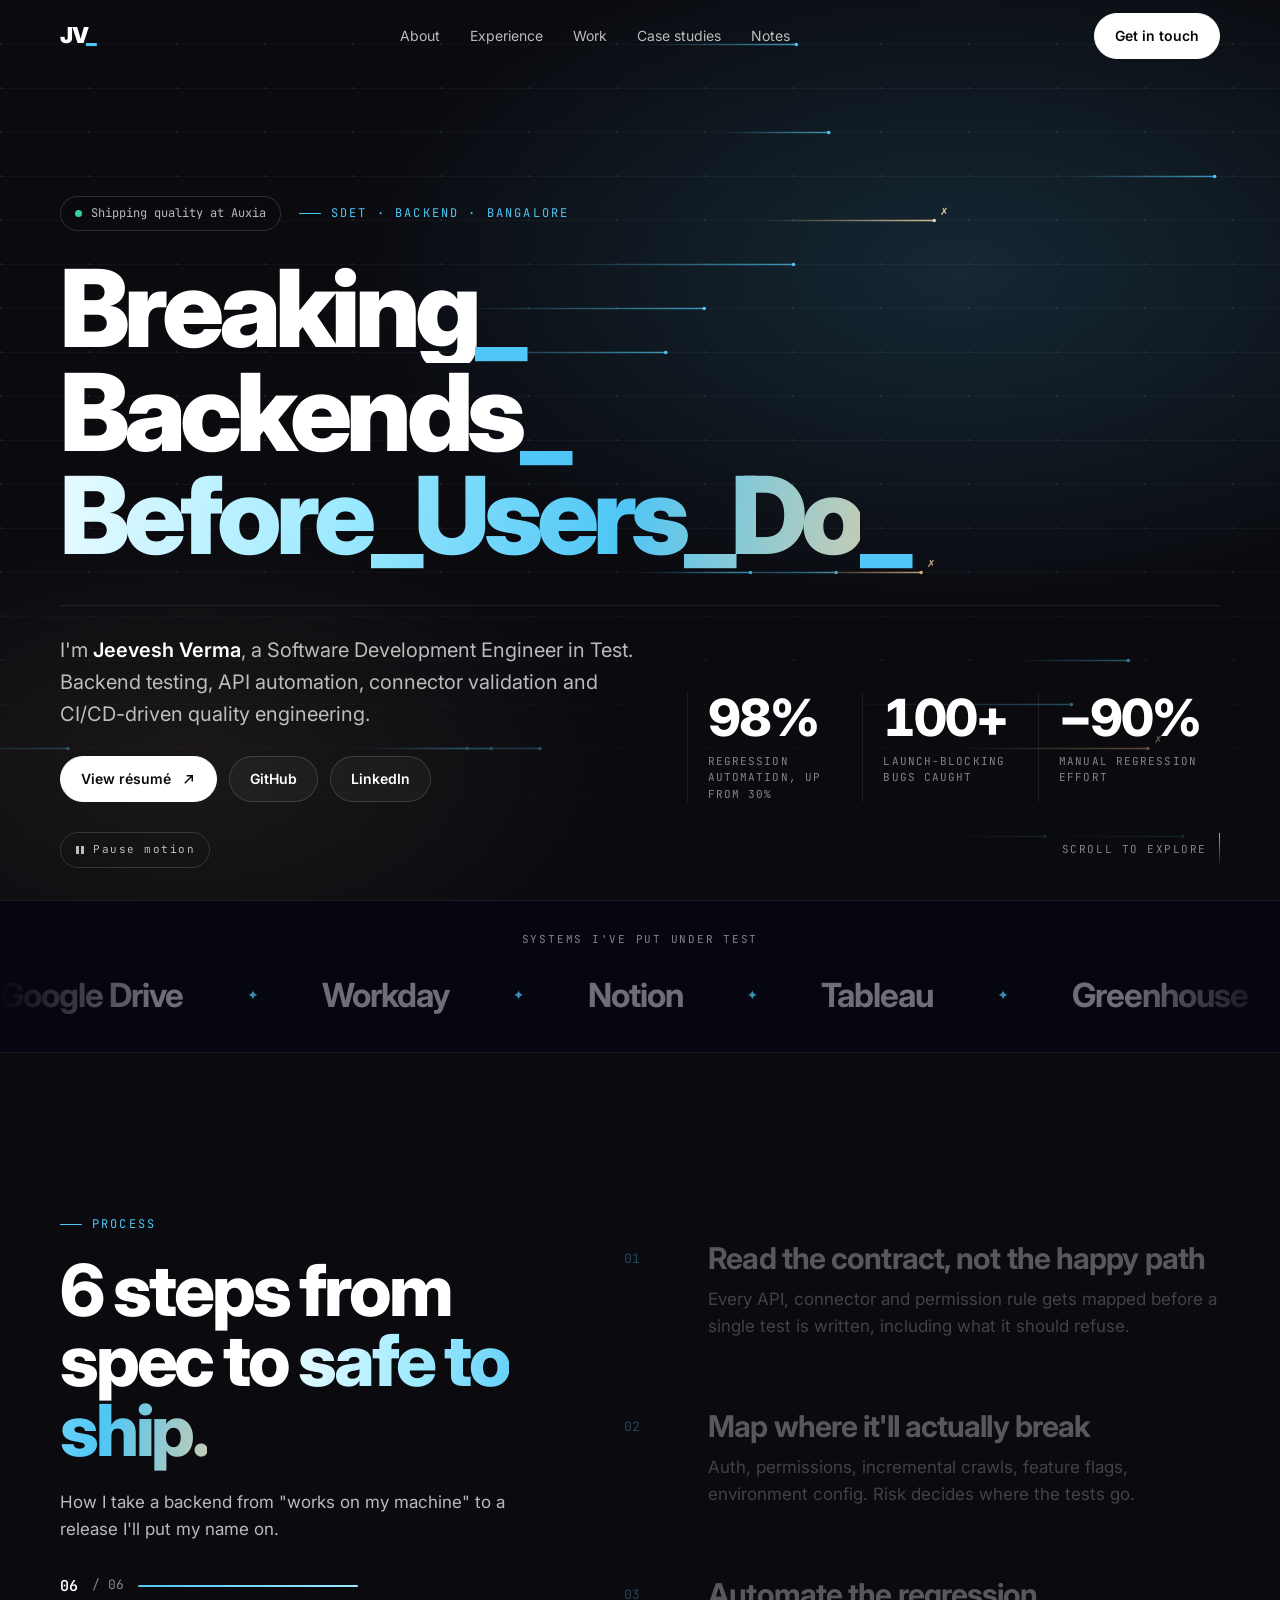
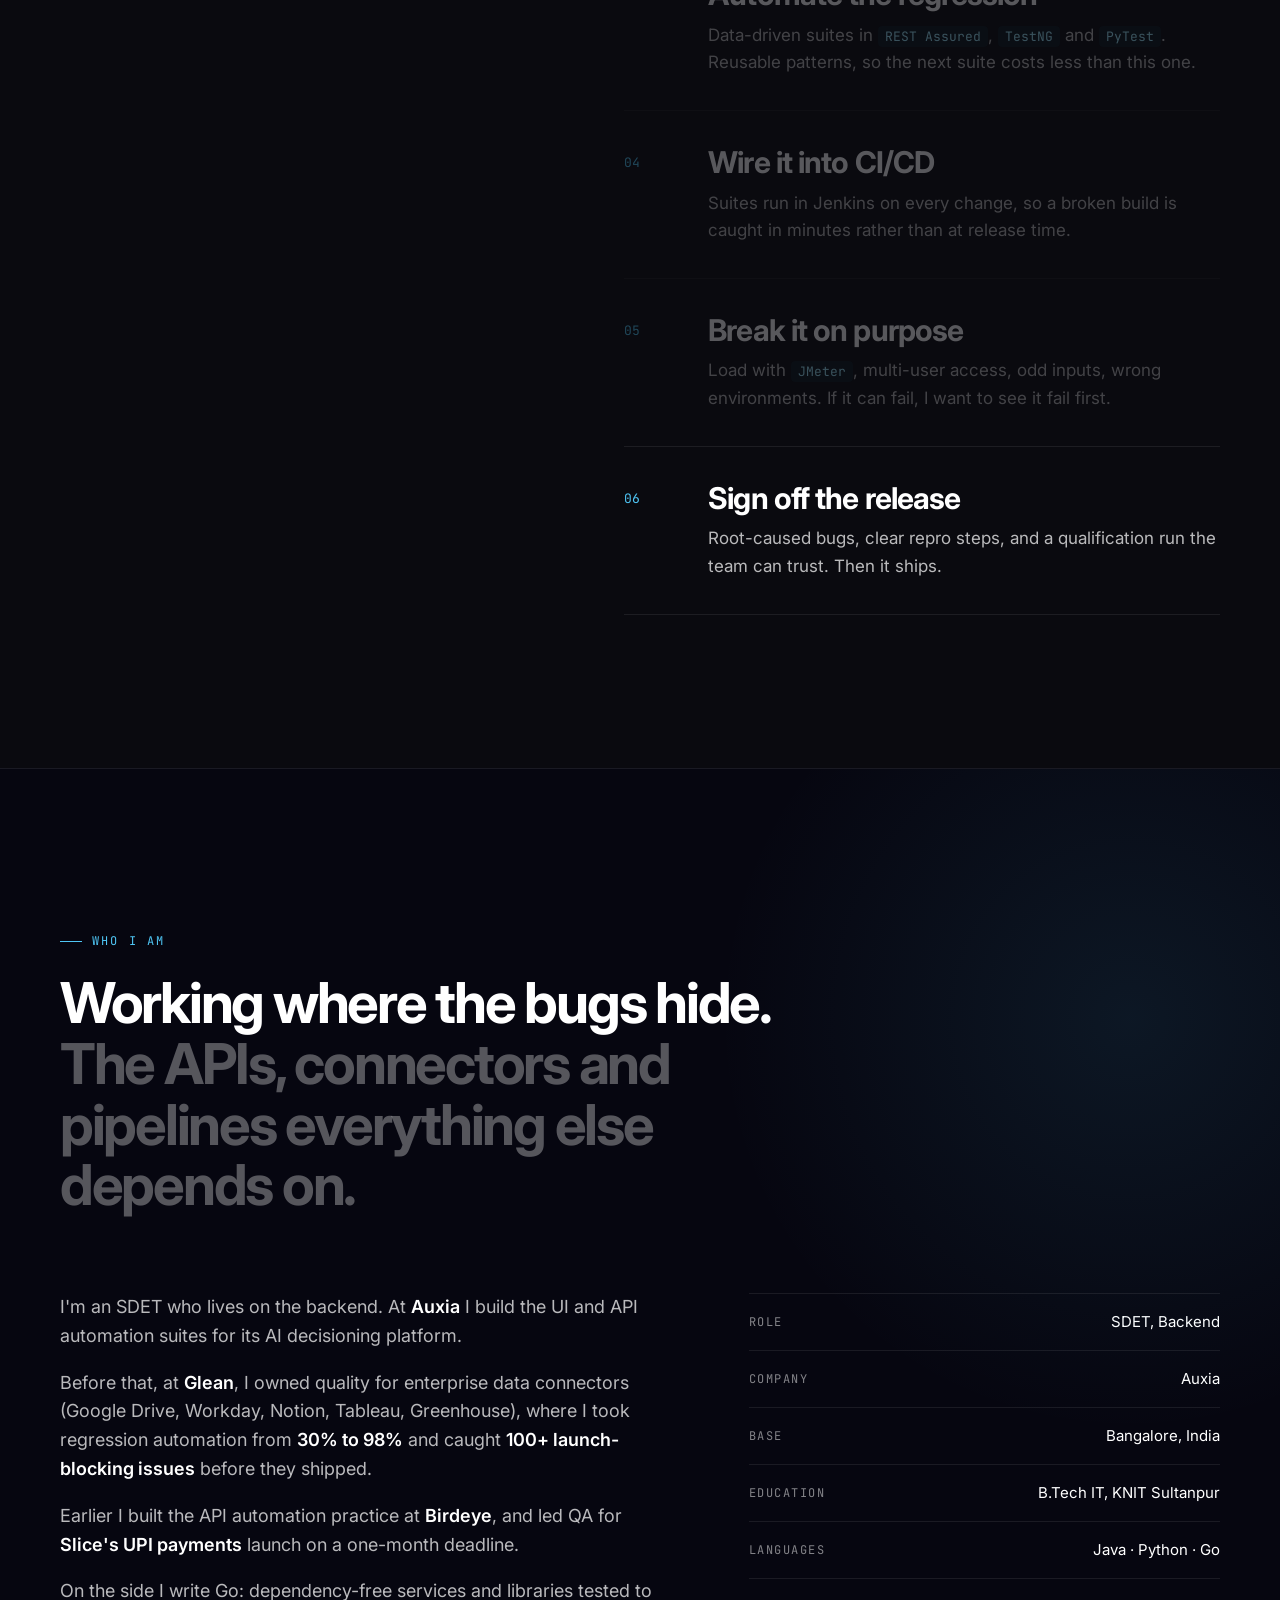
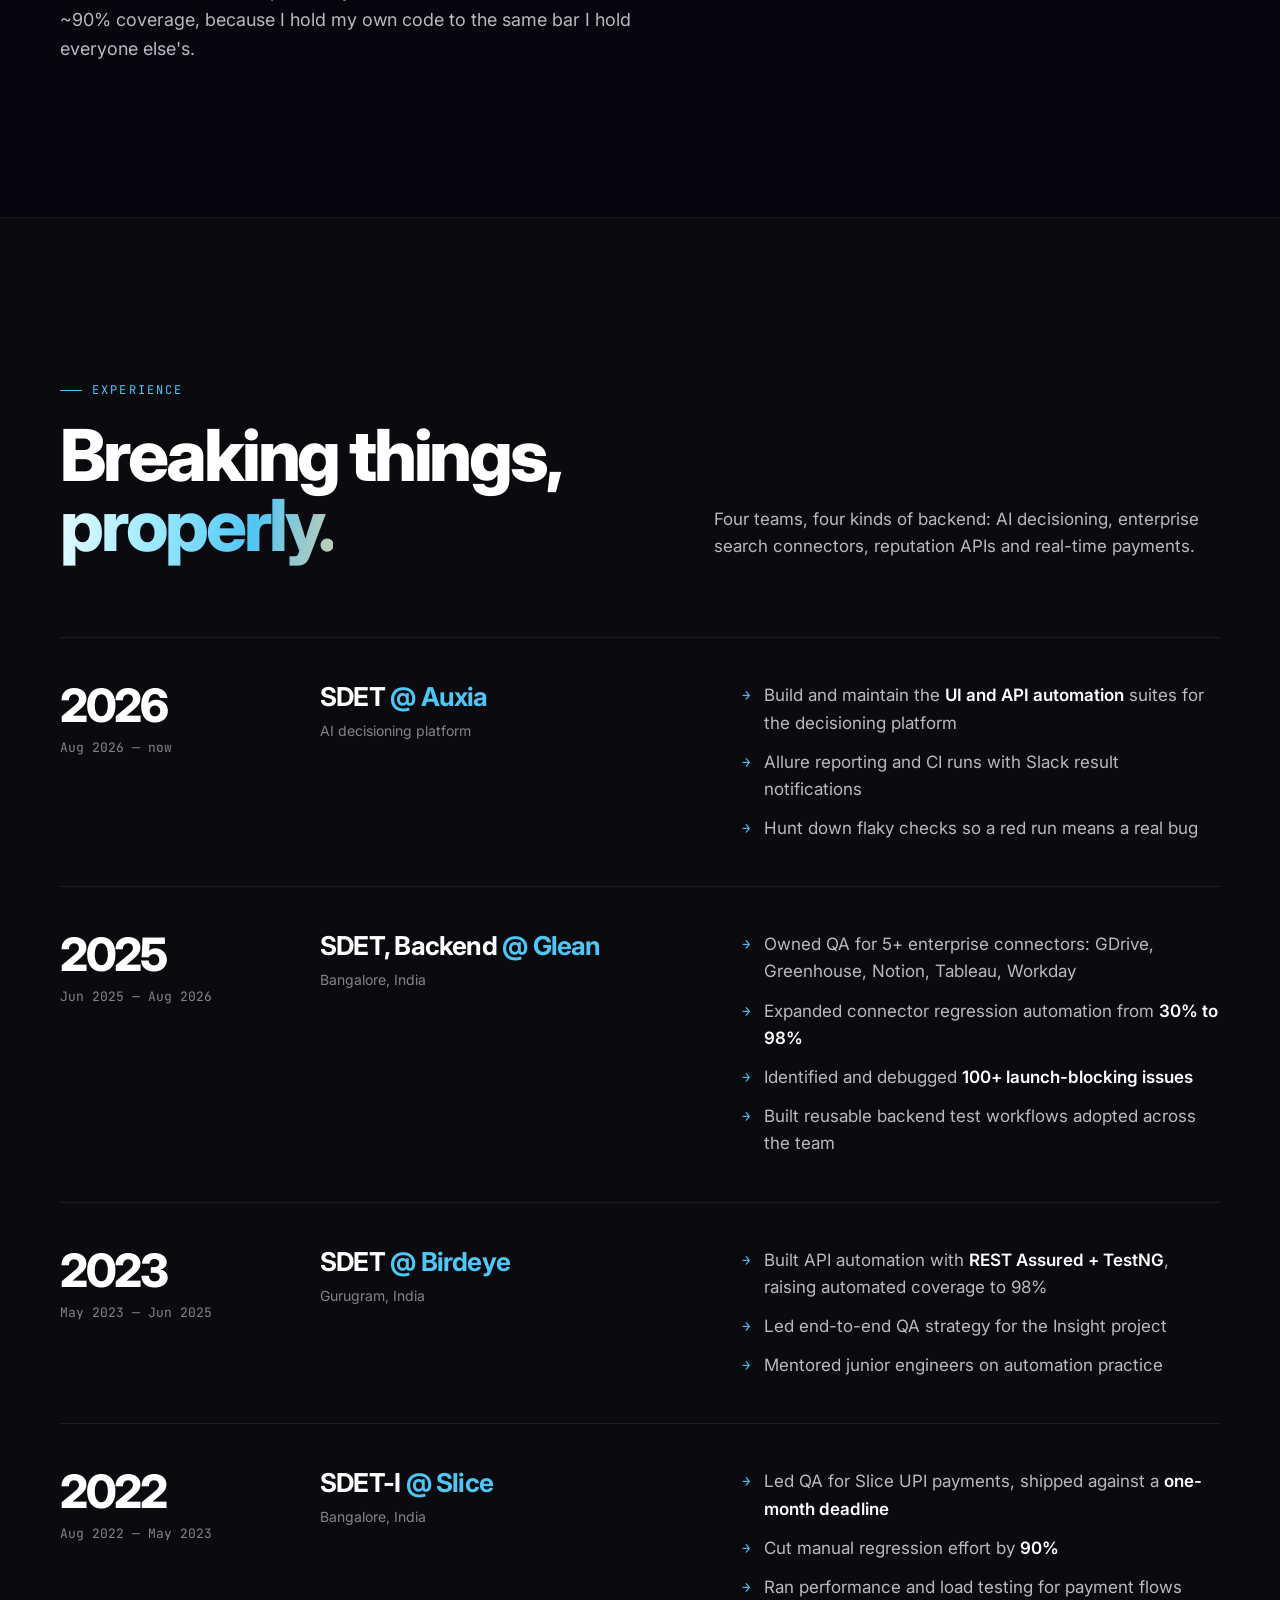
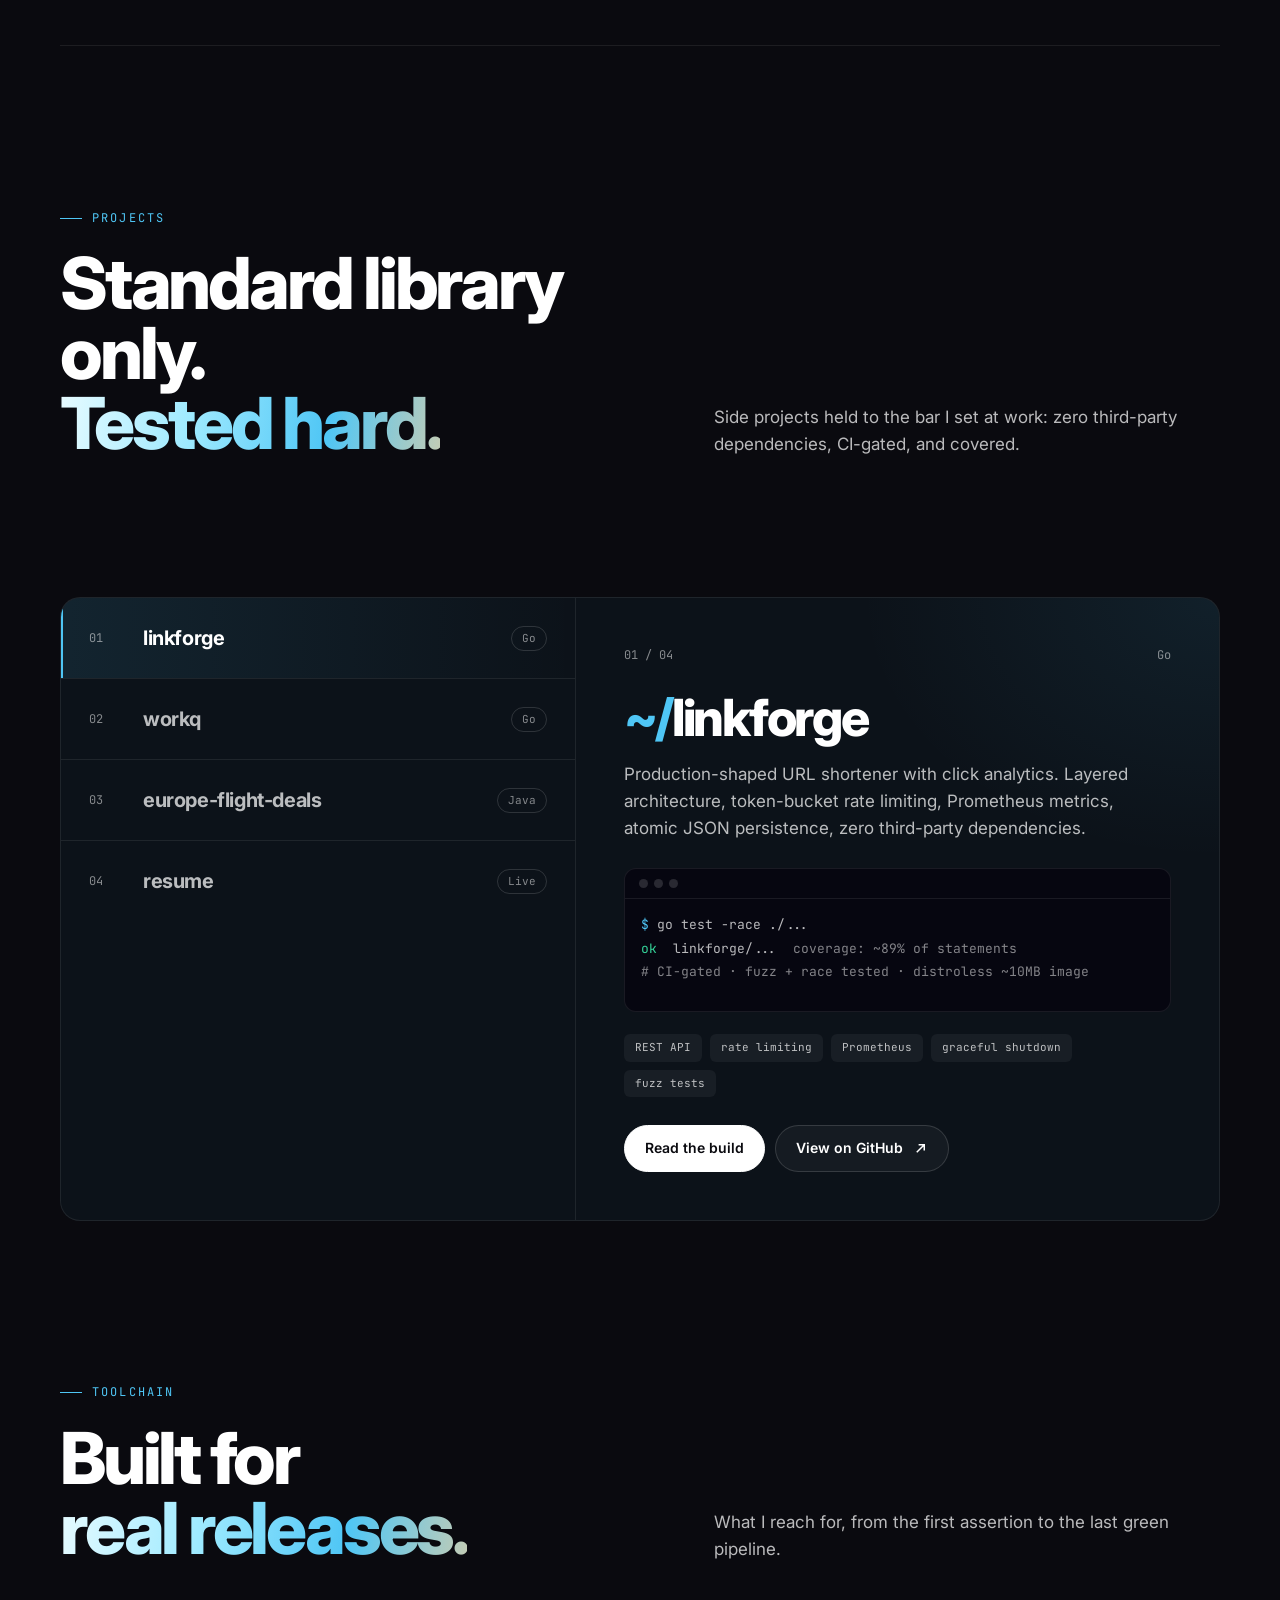
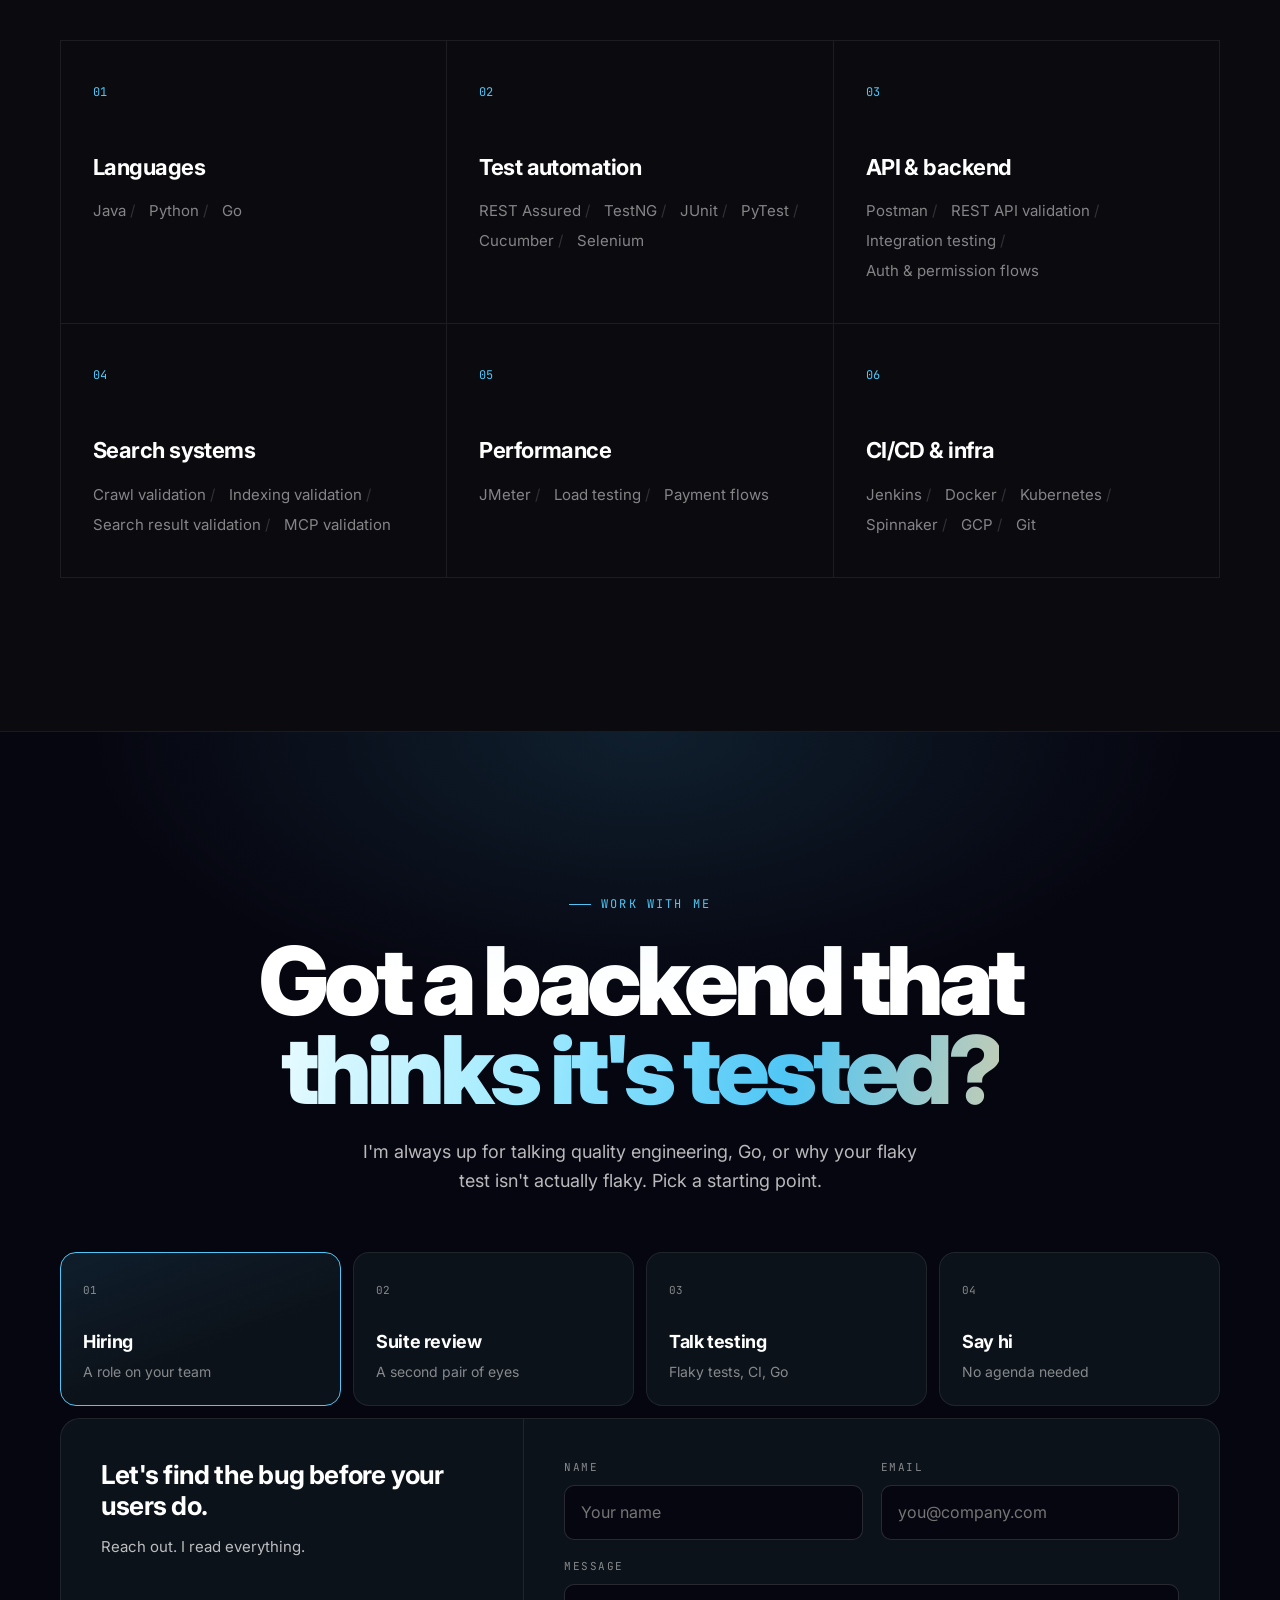
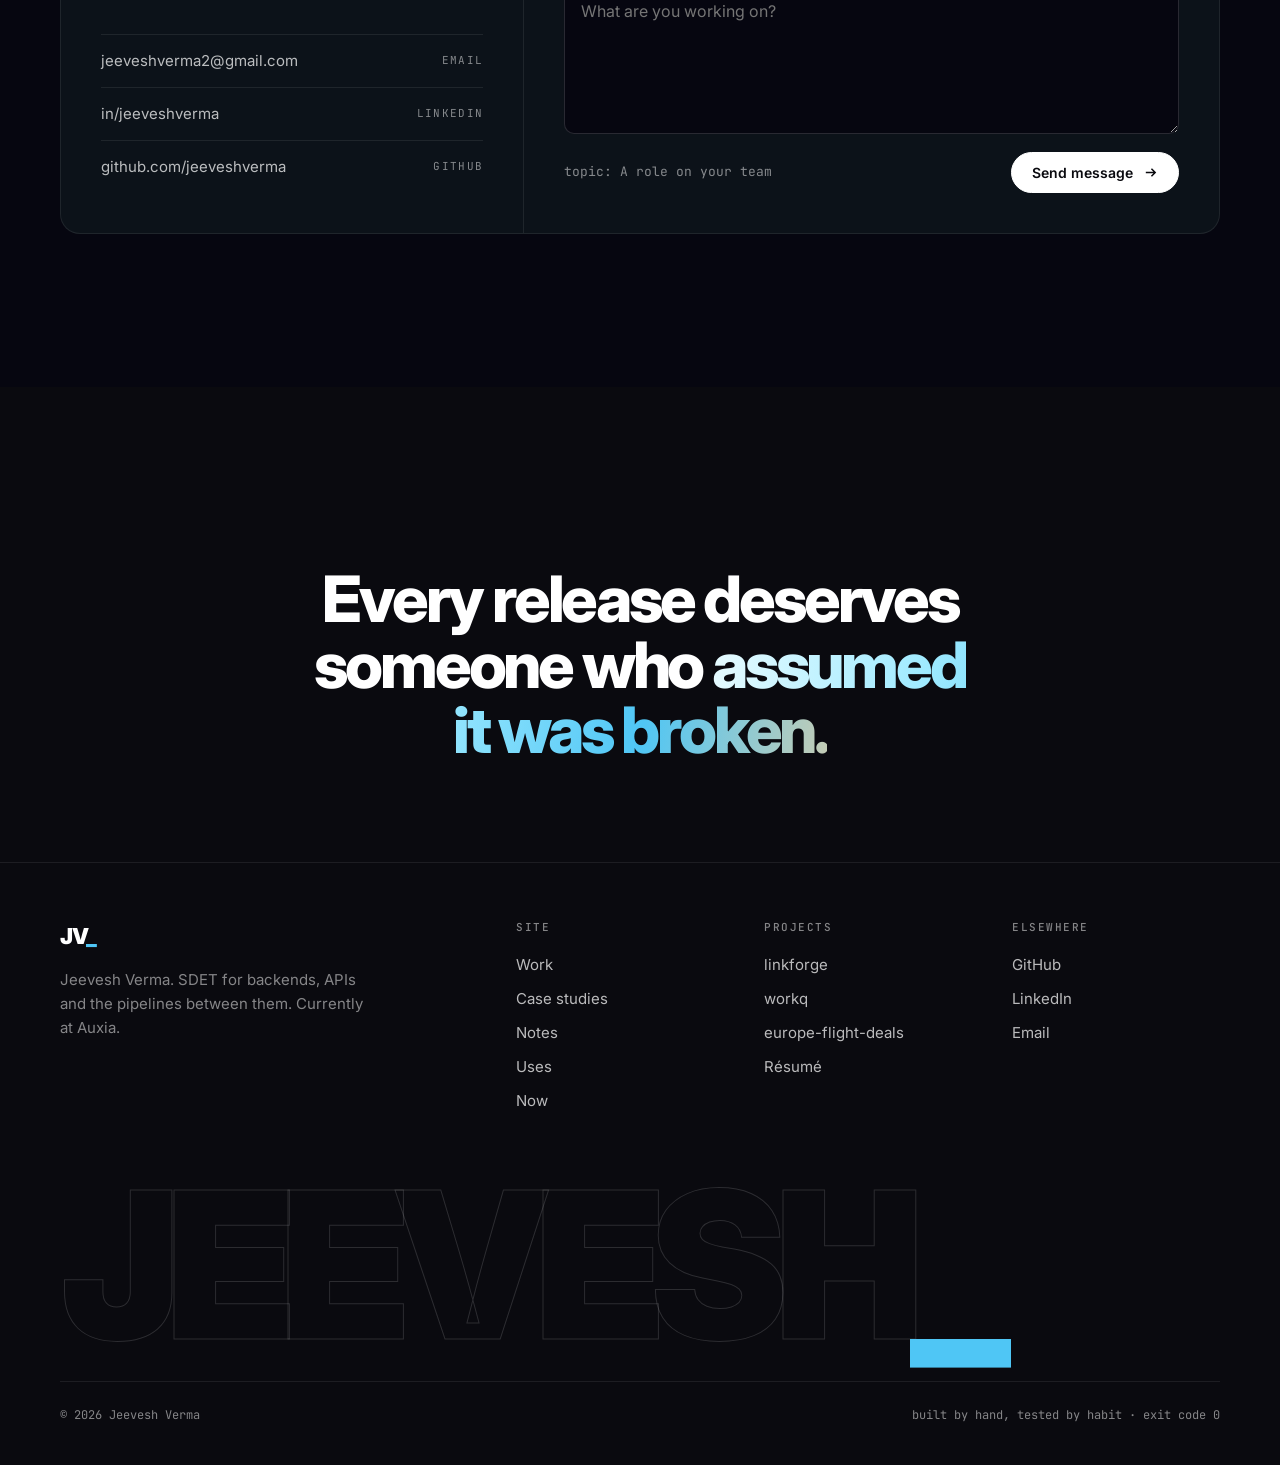
<file: index.html>
<!DOCTYPE html>
<html lang="en">
<head>
<meta charset="UTF-8">
<meta name="viewport" content="width=device-width, initial-scale=1.0">
<title>Jeevesh Verma — SDET, Backend</title>
<meta name="description" content="Jeevesh Verma, Software Development Engineer in Test. Backend testing, API automation, connector validation and CI/CD-driven quality engineering.">
<meta name="theme-color" content="#0a0a0f">
<meta property="og:title" content="Jeevesh Verma — SDET, Backend">
<meta property="og:description" content="I break backends before your users can.">
<meta property="og:type" content="website">
<meta property="og:url" content="https://jeeveshverma.github.io/">
<link rel="icon" href="data:image/svg+xml,%3Csvg xmlns='http://www.w3.org/2000/svg' viewBox='0 0 100 100'%3E%3Crect width='100' height='100' rx='22' fill='%230a0a0f'/%3E%3Ctext x='14' y='68' font-family='Arial' font-weight='900' font-size='50' fill='%23fff'%3EJV%3C/text%3E%3Crect x='72' y='62' width='16' height='7' fill='%234fc6f5'/%3E%3C/svg%3E">
<link rel="preconnect" href="https://fonts.googleapis.com">
<link rel="preconnect" href="https://fonts.gstatic.com" crossorigin>
<link href="https://fonts.googleapis.com/css2?family=Inter:wght@300..900&family=JetBrains+Mono:wght@400;500;600&display=swap" rel="stylesheet">
<style>
  :root {
    --bg: #0a0a0f;
    --bg-deep: #060610;
    --surface: #0c1219;
    --surface-2: #101823;
    --line: rgba(255,255,255,0.08);
    --line-2: rgba(255,255,255,0.14);
    --text: #ffffff;
    --soft: rgba(255,255,255,0.72);
    --muted: rgba(255,255,255,0.5);
    --faint: rgba(255,255,255,0.32);
    --cyan: #4fc6f5;
    --cyan-hi: #9eeaff;
    --ice: #e8fbff;
    --amber: #ffcf94;
    --green: #34d399;
    --sans: "Inter", system-ui, -apple-system, "Segoe UI", sans-serif;
    --mono: "JetBrains Mono", ui-monospace, "SF Mono", Menlo, monospace;
    --gutter: clamp(16px, 4vw, 40px);
    --max: 1240px;
  }
  * { margin: 0; padding: 0; box-sizing: border-box; }
  html { scroll-behavior: smooth; }
  body {
    background: var(--bg);
    color: var(--text);
    font-family: var(--sans);
    font-size: 17px;
    line-height: 1.6;
    -webkit-font-smoothing: antialiased;
    overflow-x: hidden;
  }
  ::selection { background: var(--cyan); color: var(--bg); }
  a { color: inherit; text-decoration: none; }
  a:focus-visible, button:focus-visible, input:focus-visible, textarea:focus-visible {
    outline: 2px solid var(--cyan); outline-offset: 3px; border-radius: 4px;
  }
  .wrap { max-width: var(--max); margin: 0 auto; padding: 0 var(--gutter); }
  .eyebrow {
    font-family: var(--mono); font-size: 12px; letter-spacing: 0.18em; text-transform: uppercase;
    color: var(--cyan); display: inline-flex; align-items: center; gap: 10px;
  }
  .eyebrow::before { content: ""; width: 22px; height: 1px; background: var(--cyan); }
  .grad {
    background: linear-gradient(100deg, var(--ice) 0%, var(--cyan-hi) 35%, var(--cyan) 70%, var(--amber) 115%);
    -webkit-background-clip: text; background-clip: text; color: transparent;
  }
  .cursor { display: inline-block; color: var(--cyan); animation: blink 1.05s steps(1) infinite; }
  @keyframes blink { 50% { opacity: 0; } }

  /* ---------- nav ---------- */
  .nav {
    position: fixed; inset: 0 0 auto 0; z-index: 50;
    transition: background .3s ease, border-color .3s ease;
    border-bottom: 1px solid transparent;
  }
  .nav.scrolled {
    background: rgba(10,10,15,0.72);
    backdrop-filter: blur(14px) saturate(140%);
    -webkit-backdrop-filter: blur(14px) saturate(140%);
    border-bottom-color: var(--line);
  }
  .nav-inner { display: flex; align-items: center; justify-content: space-between; height: 72px; gap: 20px; }
  .nav-right { display: flex; gap: 8px; align-items: center; }
  .logo { font-weight: 900; font-size: 22px; letter-spacing: -0.04em; }
  .logo span { color: var(--cyan); }
  .nav-links { display: flex; gap: 30px; font-size: 14px; color: var(--soft); }
  .nav-links a { transition: color .2s; }
  .nav-links a:hover { color: var(--text); }
  .pill {
    display: inline-flex; align-items: center; gap: 10px;
    font-size: 14px; font-weight: 600; padding: 11px 20px; border-radius: 999px;
    border: 1px solid var(--line-2); background: rgba(255,255,255,0.04); color: var(--text);
    transition: background .2s, border-color .2s, transform .2s, color .2s; cursor: pointer;
    font-family: var(--sans);
  }
  .pill:hover { border-color: var(--cyan); background: rgba(79,198,245,0.08); transform: translateY(-1px); }
  .pill.solid { background: var(--text); color: var(--bg); border-color: var(--text); }
  .pill.solid:hover { background: var(--cyan-hi); border-color: var(--cyan-hi); }
  .pill svg { width: 15px; height: 15px; }
  .menu-btn { display: none; background: none; border: 0; color: var(--text); cursor: pointer; padding: 8px; }
  .menu-btn svg { width: 24px; height: 24px; }

  /* ---------- hero ---------- */
  .hero {
    position: relative; min-height: 100svh; display: flex; flex-direction: column; justify-content: flex-end;
    padding: 110px 0 32px; overflow: hidden; isolation: isolate;
  }
  #field { position: absolute; inset: 0; width: 100%; height: 100%; z-index: -2; }
  .hero::after {
    content: ""; position: absolute; inset: 0; z-index: -1; pointer-events: none;
    background:
      radial-gradient(ellipse 70% 55% at 75% 30%, rgba(79,198,245,0.16), transparent 70%),
      radial-gradient(ellipse 50% 40% at 15% 85%, rgba(255,207,148,0.07), transparent 70%),
      linear-gradient(180deg, rgba(10,10,15,0) 55%, var(--bg) 100%);
  }
  .hero-meta { display: flex; gap: 18px; flex-wrap: wrap; align-items: center; margin-bottom: 28px; }
  .live {
    font-family: var(--mono); font-size: 12px; color: var(--soft);
    display: inline-flex; align-items: center; gap: 9px;
    padding: 7px 14px; border: 1px solid var(--line-2); border-radius: 999px; background: rgba(10,10,15,0.5);
  }
  .live i { width: 7px; height: 7px; border-radius: 50%; background: var(--green); animation: ping 2s infinite; }
  @keyframes ping { 0% { box-shadow: 0 0 0 0 rgba(52,211,153,.55); } 80%,100% { box-shadow: 0 0 0 9px rgba(52,211,153,0); } }
  h1.headline { font-weight: 850; font-size: clamp(44px, 8.4vw, 124px); line-height: 0.92; letter-spacing: -0.055em; }
  h1.headline .row { display: block; overflow: hidden; padding-bottom: 0.04em; }
  h1.headline .row > span { display: inline-block; transform: translateY(105%); animation: rise 1s cubic-bezier(.2,.8,.2,1) forwards; }
  h1.headline .row:nth-child(2) > span { animation-delay: .12s; }
  h1.headline .row:nth-child(3) > span { animation-delay: .24s; }
  h1.headline .us { color: var(--cyan); }
  @keyframes rise { to { transform: translateY(0); } }
  .hero-bottom {
    display: grid; grid-template-columns: 1.1fr 1fr; gap: 40px; align-items: end;
    margin-top: 36px; padding-top: 28px; border-top: 1px solid var(--line);
  }
  .hero-sub { font-size: clamp(17px, 1.6vw, 20px); color: var(--soft); max-width: 50ch; }
  .hero-sub strong { color: var(--text); font-weight: 600; }
  .hero-cta { display: flex; gap: 12px; flex-wrap: wrap; margin-top: 26px; }
  .stats { display: grid; grid-template-columns: repeat(3, 1fr); }
  .stat { padding: 0 20px; border-left: 1px solid var(--line); }
  .stat b { display: block; font-size: clamp(30px, 4vw, 52px); font-weight: 800; letter-spacing: -0.04em; line-height: 1; font-variant-numeric: tabular-nums; }
  .stat span { display: block; margin-top: 10px; font-family: var(--mono); font-size: 11px; letter-spacing: 0.1em; text-transform: uppercase; color: var(--muted); line-height: 1.5; }
  .hero-foot {
    display: flex; justify-content: space-between; align-items: center; margin-top: 30px;
    font-family: var(--mono); font-size: 11px; letter-spacing: 0.14em; text-transform: uppercase; color: var(--muted);
  }
  .motion-btn {
    background: none; border: 1px solid var(--line-2); color: var(--soft); border-radius: 999px;
    padding: 8px 14px; font: inherit; letter-spacing: inherit; cursor: pointer; display: inline-flex; gap: 8px; align-items: center;
  }
  .motion-btn:hover { color: var(--text); border-color: var(--cyan); }
  .scroll-cue { display: inline-flex; align-items: center; gap: 12px; }
  .scroll-cue i { width: 1px; height: 34px; background: linear-gradient(var(--cyan), transparent); animation: drip 2s ease-in-out infinite; transform-origin: top; }
  @keyframes drip { 0% { transform: scaleY(0); } 50% { transform: scaleY(1); } 100% { transform: scaleY(1); opacity: 0; } }

  /* ---------- sections ---------- */
  section { position: relative; padding: clamp(90px, 12vw, 160px) 0; }
  .sec-head { display: grid; grid-template-columns: 1fr 1fr; gap: 40px; align-items: end; margin-bottom: clamp(48px, 6vw, 80px); }
  h2.title { font-size: clamp(38px, 5.6vw, 80px); font-weight: 800; line-height: 0.98; letter-spacing: -0.045em; margin-top: 20px; }
  .sec-head p { color: var(--soft); max-width: 46ch; justify-self: end; }

  .reveal { opacity: 0; transform: translateY(28px); transition: opacity .9s cubic-bezier(.2,.8,.2,1), transform .9s cubic-bezier(.2,.8,.2,1); }
  .reveal.in { opacity: 1; transform: none; }
  .stagger > * { opacity: 0; transform: translateY(22px); transition: opacity .8s cubic-bezier(.2,.8,.2,1), transform .8s cubic-bezier(.2,.8,.2,1), border-color .25s, background .25s; }
  .stagger.in > * { opacity: 1; transform: none; }
  .stagger.in > *:nth-child(2) { transition-delay: .07s; } .stagger.in > *:nth-child(3) { transition-delay: .14s; }
  .stagger.in > *:nth-child(4) { transition-delay: .21s; } .stagger.in > *:nth-child(5) { transition-delay: .28s; }
  .stagger.in > *:nth-child(6) { transition-delay: .35s; }

  /* ---------- marquee ---------- */
  .marquee-band { border-top: 1px solid var(--line); border-bottom: 1px solid var(--line); padding: 30px 0; background: var(--bg-deep); }
  .marquee-label { font-family: var(--mono); font-size: 11px; letter-spacing: .16em; text-transform: uppercase; color: var(--muted); text-align: center; margin-bottom: 20px; }
  .marquee { overflow: hidden; mask-image: linear-gradient(90deg, transparent, #000 12%, #000 88%, transparent); -webkit-mask-image: linear-gradient(90deg, transparent, #000 12%, #000 88%, transparent); }
  .marquee-track { display: flex; gap: 64px; width: max-content; animation: slide 38s linear infinite; }
  .marquee-track span { font-size: clamp(22px, 2.6vw, 34px); font-weight: 700; letter-spacing: -0.03em; color: rgba(255,255,255,0.42); white-space: nowrap; display: inline-flex; align-items: center; gap: 64px; }
  .marquee-track span::after { content: "✦"; font-size: 14px; color: var(--cyan); opacity: .7; }
  @keyframes slide { to { transform: translateX(-50%); } }
  body.paused .marquee-track, body.paused .cursor, body.paused .scroll-cue i, body.paused .live i { animation-play-state: paused; }

  /* ---------- process stepper ---------- */
  .process { display: grid; grid-template-columns: 0.9fr 1.1fr; gap: clamp(40px, 6vw, 100px); }
  .process-sticky { position: sticky; top: 120px; align-self: start; }
  .process-sticky > p { color: var(--soft); margin-top: 24px; max-width: 42ch; }
  .step-count { font-family: var(--mono); font-size: 13px; color: var(--muted); margin-top: 30px; display: flex; align-items: center; gap: 14px; }
  .step-count b { color: var(--text); font-weight: 600; font-size: 15px; }
  .step-bar { flex: 1; max-width: 220px; height: 2px; background: var(--line); position: relative; overflow: hidden; border-radius: 2px; }
  .step-bar i { position: absolute; inset: 0; transform-origin: left; transform: scaleX(0.166); background: linear-gradient(90deg, var(--cyan), var(--cyan-hi)); transition: transform .5s cubic-bezier(.2,.8,.2,1); }
  .steps { display: flex; flex-direction: column; }
  .step { padding: 34px 0; border-top: 1px solid var(--line); display: grid; grid-template-columns: 64px 1fr; gap: 20px; opacity: .32; transition: opacity .5s ease; }
  .step:last-child { border-bottom: 1px solid var(--line); }
  .step.active { opacity: 1; }
  .step .n { font-family: var(--mono); font-size: 13px; color: var(--cyan); padding-top: 8px; }
  .step h3 { font-size: clamp(22px, 2.4vw, 30px); font-weight: 700; letter-spacing: -0.03em; line-height: 1.15; }
  .step p { color: var(--soft); margin-top: 10px; max-width: 52ch; }
  .step code { font-family: var(--mono); font-size: 13px; color: var(--cyan-hi); background: rgba(79,198,245,0.08); padding: 2px 7px; border-radius: 4px; }

  /* ---------- about ---------- */
  .about { background: var(--bg-deep); border-top: 1px solid var(--line); border-bottom: 1px solid var(--line); overflow: hidden; }
  .about::before {
    content: ""; position: absolute; width: 900px; height: 900px; right: -300px; top: -200px; border-radius: 50%;
    background: radial-gradient(circle, rgba(79,198,245,0.09), transparent 65%); pointer-events: none;
  }
  .statement { font-size: clamp(30px, 4.4vw, 62px); font-weight: 700; line-height: 1.08; letter-spacing: -0.04em; max-width: 20ch; margin-top: 22px; }
  .statement .dim { color: rgba(255,255,255,0.32); }
  .about-grid { display: grid; grid-template-columns: 1.3fr 1fr; gap: clamp(40px, 6vw, 100px); margin-top: clamp(50px, 6vw, 80px); }
  .about-copy p { color: var(--soft); font-size: 18px; max-width: 58ch; }
  .about-copy p + p { margin-top: 18px; }
  .about-copy strong { color: var(--text); font-weight: 600; }
  .facts { border-top: 1px solid var(--line); align-self: start; }
  .facts div { display: flex; justify-content: space-between; gap: 20px; padding: 16px 0; border-bottom: 1px solid var(--line); font-size: 15px; }
  .facts dt { font-family: var(--mono); font-size: 12px; text-transform: uppercase; letter-spacing: .12em; color: var(--muted); padding-top: 3px; }
  .facts dd { text-align: right; }

  /* ---------- experience ---------- */
  .roles { border-top: 1px solid var(--line); }
  .role { display: grid; grid-template-columns: 220px 1fr 1.25fr; gap: 40px; padding: 44px 0; border-bottom: 1px solid var(--line); position: relative; }
  .role::before { content: ""; position: absolute; left: 0; top: -1px; height: 1px; width: 0; background: var(--cyan); transition: width .7s cubic-bezier(.2,.8,.2,1); }
  .role:hover::before { width: 100%; }
  .role .when { font-family: var(--mono); font-size: 13px; color: var(--muted); }
  .role .when b { display: block; font-family: var(--sans); font-size: 46px; font-weight: 800; letter-spacing: -0.05em; color: var(--text); line-height: 1; margin-bottom: 10px; }
  .role h3 { font-size: 26px; font-weight: 700; letter-spacing: -0.03em; line-height: 1.15; }
  .role h3 .at { color: var(--cyan); }
  .role .where { color: var(--muted); font-size: 14px; margin-top: 8px; }
  .role ul { list-style: none; display: flex; flex-direction: column; gap: 12px; }
  .role li { color: var(--soft); padding-left: 22px; position: relative; }
  .role li::before { content: "→"; position: absolute; left: 0; color: var(--cyan); font-family: var(--mono); font-size: 14px; top: 2px; }
  .role li strong { color: var(--text); font-weight: 600; }

  /* ---------- projects (list + detail panel) ---------- */
  .filters { display: flex; gap: 8px; flex-wrap: wrap; margin-bottom: 28px; }
  .chip { font-family: var(--mono); font-size: 12px; padding: 8px 15px; border-radius: 999px; cursor: pointer; border: 1px solid var(--line-2); background: transparent; color: var(--soft); transition: all .2s; }
  .chip:hover { color: var(--text); border-color: var(--faint); }
  .chip[aria-pressed="true"] { background: var(--text); color: var(--bg); border-color: var(--text); }
  .proj-shell { display: grid; grid-template-columns: 1fr 1.25fr; border: 1px solid var(--line); border-radius: 20px; overflow: hidden; background: var(--surface); }
  .proj-list { list-style: none; border-right: 1px solid var(--line); }
  .proj-list li + li { border-top: 1px solid var(--line); }
  .proj-list li[hidden] { display: none; }
  .proj-list button {
    width: 100%; text-align: left; background: none; border: 0; color: var(--soft); cursor: pointer; font: inherit;
    padding: 24px 28px; display: grid; grid-template-columns: 40px 1fr auto; gap: 14px; align-items: center; transition: background .25s, color .25s;
  }
  .proj-list button:hover { background: rgba(255,255,255,0.025); color: var(--text); }
  .proj-list button[aria-selected="true"] { background: linear-gradient(90deg, rgba(79,198,245,0.1), transparent); color: var(--text); box-shadow: inset 2px 0 0 var(--cyan); }
  .proj-list .pn { font-family: var(--mono); font-size: 12px; color: var(--muted); }
  .proj-list .pt { font-size: 20px; font-weight: 700; letter-spacing: -0.02em; overflow-wrap: anywhere; }
  .proj-list .pl { font-family: var(--mono); font-size: 11px; color: var(--muted); border: 1px solid var(--line-2); border-radius: 999px; padding: 3px 10px; }
  .proj-panel { padding: clamp(24px, 4vw, 48px); position: relative; min-height: 460px; display: flex; flex-direction: column; }
  .proj-panel::before { content: ""; position: absolute; inset: 0; background: radial-gradient(ellipse 80% 60% at 100% 0%, rgba(79,198,245,0.08), transparent 70%); pointer-events: none; }
  .proj-panel > * { position: relative; }
  .panel-top { display: flex; justify-content: space-between; align-items: center; font-family: var(--mono); font-size: 12px; color: var(--muted); }
  .proj-panel h3 { font-size: clamp(30px, 4vw, 52px); font-weight: 800; letter-spacing: -0.045em; margin-top: 26px; line-height: 1; overflow-wrap: anywhere; }
  .proj-panel h3 .tilde { color: var(--cyan); }
  .proj-panel .desc { color: var(--soft); margin-top: 18px; font-size: 17px; max-width: 52ch; }
  .terminal { margin-top: 26px; border: 1px solid var(--line); border-radius: 12px; background: var(--bg-deep); font-family: var(--mono); font-size: 13px; overflow: hidden; }
  .terminal .bar { display: flex; gap: 6px; padding: 10px 14px; border-bottom: 1px solid var(--line); }
  .terminal .bar i { width: 9px; height: 9px; border-radius: 50%; background: rgba(255,255,255,0.14); }
  .terminal pre { padding: 14px 16px; white-space: pre-wrap; color: var(--soft); line-height: 1.8; min-height: 112px; font-family: inherit; }
  .terminal .ok { color: var(--green); } .terminal .c { color: var(--muted); } .terminal .p { color: var(--cyan); }
  .tags { display: flex; gap: 8px; flex-wrap: wrap; margin-top: 22px; }
  .tags span { font-family: var(--mono); font-size: 11px; padding: 5px 11px; border-radius: 6px; background: rgba(255,255,255,0.05); color: var(--soft); }
  .panel-link { margin-top: auto; padding-top: 28px; display: flex; gap: 10px; flex-wrap: wrap; }

  /* ---------- toolchain ---------- */
  .caps { display: grid; grid-template-columns: repeat(3, 1fr); border-top: 1px solid var(--line); border-left: 1px solid var(--line); }
  .cap { padding: 36px 32px 40px; border-right: 1px solid var(--line); border-bottom: 1px solid var(--line); position: relative; overflow: hidden; }
  .cap::after { content: ""; position: absolute; inset: auto 0 0 0; height: 2px; background: linear-gradient(90deg, var(--cyan), var(--amber)); transform: scaleX(0); transform-origin: left; transition: transform .5s cubic-bezier(.2,.8,.2,1); }
  .cap:hover { background: rgba(79,198,245,0.035); }
  .cap:hover::after { transform: scaleX(1); }
  .cap .n { font-family: var(--mono); font-size: 12px; color: var(--cyan); }
  .cap h3 { font-size: 22px; font-weight: 700; letter-spacing: -0.025em; margin-top: 46px; }
  .cap ul { list-style: none; display: flex; flex-wrap: wrap; gap: 6px 14px; margin-top: 14px; color: var(--muted); font-size: 15px; }
  .cap li::after { content: " /"; color: rgba(255,255,255,0.16); }
  .cap li:last-child::after { content: ""; }

  /* ---------- contact ---------- */
  .contact { background: var(--bg-deep); border-top: 1px solid var(--line); overflow: hidden; }
  .contact::before {
    content: ""; position: absolute; left: 50%; top: 0; width: 1200px; height: 600px; transform: translate(-50%, -50%);
    background: radial-gradient(ellipse, rgba(79,198,245,0.13), transparent 65%); pointer-events: none;
  }
  .contact-head { text-align: center; max-width: 900px; margin: 0 auto; }
  .contact-head h2 { font-size: clamp(42px, 7.4vw, 110px); font-weight: 850; letter-spacing: -0.055em; line-height: .94; margin-top: 22px; }
  .contact-head p { color: var(--soft); margin: 24px auto 0; max-width: 52ch; font-size: 18px; }
  .starts { display: grid; grid-template-columns: repeat(4, 1fr); gap: 12px; margin-top: 56px; }
  .start { text-align: left; border: 1px solid var(--line); border-radius: 16px; padding: 22px; background: var(--surface); color: var(--text); cursor: pointer; font: inherit; }
  .start:hover { border-color: var(--line-2); }
  .start[aria-pressed="true"] { border-color: var(--cyan); background: linear-gradient(160deg, rgba(79,198,245,0.12), var(--surface) 60%); }
  .start .n { font-family: var(--mono); font-size: 11px; color: var(--muted); }
  .start b { display: block; margin-top: 26px; font-size: 18px; letter-spacing: -0.02em; }
  .start span:last-child { display: block; color: var(--muted); font-size: 14px; margin-top: 4px; }
  .form-shell { display: grid; grid-template-columns: 1fr 1.5fr; margin-top: 12px; border: 1px solid var(--line); border-radius: 20px; background: var(--surface); overflow: hidden; }
  .form-side { padding: 40px; border-right: 1px solid var(--line); display: flex; flex-direction: column; gap: 14px; }
  .form-side h3 { font-size: 26px; font-weight: 700; letter-spacing: -0.03em; line-height: 1.2; }
  .form-side p { color: var(--soft); font-size: 15px; }
  .direct { display: flex; flex-direction: column; margin-top: auto; padding-top: 20px; }
  .direct a { display: flex; justify-content: space-between; align-items: center; gap: 12px; padding: 14px 0; border-top: 1px solid var(--line); font-size: 15px; color: var(--soft); transition: color .2s; overflow-wrap: anywhere; }
  .direct a:hover { color: var(--cyan-hi); }
  .direct a span { font-family: var(--mono); font-size: 11px; text-transform: uppercase; letter-spacing: .12em; color: var(--muted); }
  form { padding: 40px; display: grid; grid-template-columns: 1fr 1fr; gap: 18px; }
  .field { display: flex; flex-direction: column; gap: 8px; min-width: 0; }
  .field.full { grid-column: 1 / -1; }
  .field label { font-family: var(--mono); font-size: 11px; letter-spacing: .14em; text-transform: uppercase; color: var(--muted); }
  .field input, .field textarea { font: inherit; font-size: 16px; color: var(--text); background: var(--bg-deep); border: 1px solid var(--line-2); border-radius: 10px; padding: 14px 16px; transition: border-color .2s; resize: vertical; width: 100%; }
  .field input:focus, .field textarea:focus { outline: none; border-color: var(--cyan); }
  .field textarea { min-height: 150px; }
  .form-row { grid-column: 1 / -1; display: flex; align-items: center; justify-content: space-between; gap: 16px; flex-wrap: wrap; }
  .form-status { font-family: var(--mono); font-size: 13px; color: var(--muted); }
  .form-status.ok { color: var(--green); } .form-status.err { color: #ff8f8f; }

  .closing { padding: clamp(100px, 14vw, 180px) var(--gutter) clamp(60px, 8vw, 100px); text-align: center; }
  .closing p { font-size: clamp(30px, 5vw, 72px); font-weight: 800; letter-spacing: -0.05em; line-height: 1.02; max-width: 16ch; margin: 0 auto; }

  footer { border-top: 1px solid var(--line); padding: 56px 0 40px; overflow: hidden; }
  .foot-grid { display: grid; grid-template-columns: 2fr 1fr 1fr 1fr; gap: 40px; }
  .foot-grid h4 { font-family: var(--mono); font-size: 11px; letter-spacing: .14em; text-transform: uppercase; color: var(--muted); font-weight: 500; margin-bottom: 16px; }
  .foot-grid ul { list-style: none; display: flex; flex-direction: column; gap: 10px; font-size: 15px; color: var(--soft); }
  .foot-grid a:hover { color: var(--cyan-hi); }
  .foot-grid .blurb { color: var(--muted); font-size: 15px; margin-top: 14px; max-width: 34ch; }
  .wordmark { font-size: clamp(56px, 16vw, 240px); font-weight: 900; letter-spacing: -0.07em; line-height: .8; margin-top: 70px; color: transparent; -webkit-text-stroke: 1px rgba(255,255,255,0.14); white-space: nowrap; user-select: none; }
  .wordmark span { -webkit-text-stroke: 0; color: var(--cyan); }
  .legal { display: flex; justify-content: space-between; gap: 16px; flex-wrap: wrap; margin-top: 34px; padding-top: 24px; border-top: 1px solid var(--line); font-family: var(--mono); font-size: 12px; color: var(--muted); }

  /* ---------- responsive ---------- */
  @media (max-width: 980px) {
    .nav-links { display: none; }
    .nav-links.open {
      display: flex; flex-direction: column; position: absolute; top: 72px; left: 0; right: 0; gap: 0;
      background: rgba(10,10,15,0.97); border-bottom: 1px solid var(--line); padding: 8px var(--gutter) 20px;
    }
    .nav-links.open a { padding: 14px 0; border-bottom: 1px solid var(--line); font-size: 17px; }
    .menu-btn { display: inline-flex; }
    .hero-bottom, .sec-head, .process, .about-grid, .proj-shell, .form-shell { grid-template-columns: 1fr; }
    .sec-head p { justify-self: start; }
    .process-sticky { position: static; }
    .role { grid-template-columns: 1fr; gap: 18px; }
    .caps { grid-template-columns: 1fr 1fr; }
    .starts { grid-template-columns: 1fr 1fr; }
    .proj-list { border-right: 0; border-bottom: 1px solid var(--line); }
    .form-side { border-right: 0; border-bottom: 1px solid var(--line); }
    .foot-grid { grid-template-columns: 1fr 1fr 1fr; }
    .foot-grid > :first-child { grid-column: 1 / -1; }
  }
  @media (max-width: 600px) {
    body { font-size: 16px; }
    .nav .pill.solid { padding: 9px 14px; font-size: 13px; }
    .stat { padding: 0 10px; }
    .stat:first-child { padding-left: 0; border-left: 0; }
    .stat span { font-size: 10px; letter-spacing: .06em; }
    .caps { grid-template-columns: 1fr; }
    .cap { padding: 28px 22px 30px; }
    .cap h3 { margin-top: 22px; }
    form, .form-side { padding: 26px 20px; }
    form { grid-template-columns: 1fr; }
    .proj-list button { padding: 18px 20px; grid-template-columns: 30px 1fr auto; }
    .proj-panel { min-height: 0; }
    .step { grid-template-columns: 40px 1fr; gap: 12px; }
    .hero-foot .scroll-cue { display: none; }
    .foot-grid { grid-template-columns: 1fr 1fr; }
  }
  @media (prefers-reduced-motion: reduce) {
    html { scroll-behavior: auto; }
    *, *::before, *::after { animation: none !important; transition: none !important; }
    .reveal, .stagger > * { opacity: 1; transform: none; }
    h1.headline .row > span { transform: none; }
  }
</style>
</head>
<body>

<header class="nav" id="nav">
  <div class="wrap nav-inner">
    <a class="logo" href="#top" aria-label="Jeevesh Verma, home">JV<span>_</span></a>
    <nav class="nav-links" id="nav-links" aria-label="Primary">
      <a href="#about">About</a>
      <a href="#experience">Experience</a>
      <a href="/work/">Work</a>
      <a href="/case-studies/">Case studies</a>
      <a href="/notes/">Notes</a>
    </nav>
    <div class="nav-right">
      <a class="pill solid" href="#contact">Get in touch</a>
      <button class="menu-btn" id="menu-btn" aria-label="Open menu" aria-expanded="false" aria-controls="nav-links">
        <svg viewBox="0 0 24 24" fill="none" stroke="currentColor" stroke-width="1.8" stroke-linecap="round"><path d="M4 8h16M4 16h16"/></svg>
      </button>
    </div>
  </div>
</header>

<main id="top">
  <!-- ================= HERO ================= -->
  <section class="hero" aria-label="Introduction">
    <canvas id="field" aria-hidden="true"></canvas>
    <div class="wrap">
      <div class="hero-meta">
        <span class="live"><i></i> Shipping quality at Auxia</span>
        <span class="eyebrow">SDET · Backend · Bangalore</span>
      </div>
      <h1 class="headline" aria-label="Breaking backends before users do">
        <span class="row" aria-hidden="true"><span>Breaking<span class="us">_</span></span></span>
        <span class="row" aria-hidden="true"><span>Backends<span class="us">_</span></span></span>
        <span class="row" aria-hidden="true"><span><span class="grad">Before_Users_Do</span><span class="cursor">_</span></span></span>
      </h1>
      <div class="hero-bottom">
        <div>
          <p class="hero-sub">I'm <strong>Jeevesh Verma</strong>, a Software Development Engineer in Test. Backend testing, API automation, connector validation and CI/CD-driven quality engineering.</p>
          <div class="hero-cta">
            <a class="pill solid" href="https://jeeveshverma.github.io/resume/">View résumé
              <svg viewBox="0 0 16 16" fill="none" stroke="currentColor" stroke-width="1.6"><path d="M4 12 12 4M6 4h6v6"/></svg></a>
            <a class="pill" href="https://github.com/jeeveshverma">GitHub</a>
            <a class="pill" href="https://linkedin.com/in/jeeveshverma">LinkedIn</a>
          </div>
        </div>
        <div class="stats">
          <div class="stat"><b data-count="98" data-suffix="%">98%</b><span>Regression automation, up from 30%</span></div>
          <div class="stat"><b data-count="100" data-suffix="+">100+</b><span>Launch-blocking bugs caught</span></div>
          <div class="stat"><b data-count="90" data-prefix="−" data-suffix="%">−90%</b><span>Manual regression effort</span></div>
        </div>
      </div>
      <div class="hero-foot">
        <button class="motion-btn" id="motion-btn" aria-pressed="false">
          <svg width="10" height="10" viewBox="0 0 10 10" fill="currentColor" id="motion-icon"><rect x="1" y="1" width="3" height="8"/><rect x="6" y="1" width="3" height="8"/></svg>
          <span id="motion-label">Pause motion</span>
        </button>
        <span class="scroll-cue">Scroll to explore <i></i></span>
      </div>
    </div>
  </section>

  <!-- ================= MARQUEE ================= -->
  <div class="marquee-band" aria-label="Systems I have tested">
    <div class="marquee-label">Systems I've put under test</div>
    <div class="marquee">
      <div class="marquee-track">
        <span>Google Drive</span><span>Workday</span><span>Notion</span><span>Tableau</span><span>Greenhouse</span><span>UPI Payments</span><span>MCP workflows</span><span>Search &amp; Indexing</span><span>AI decisioning</span>
        <span aria-hidden="true">Google Drive</span><span aria-hidden="true">Workday</span><span aria-hidden="true">Notion</span><span aria-hidden="true">Tableau</span><span aria-hidden="true">Greenhouse</span><span aria-hidden="true">UPI Payments</span><span aria-hidden="true">MCP workflows</span><span aria-hidden="true">Search &amp; Indexing</span><span aria-hidden="true">AI decisioning</span>
      </div>
    </div>
  </div>

  <!-- ================= PROCESS ================= -->
  <section id="process">
    <div class="wrap process">
      <div class="process-sticky reveal">
        <span class="eyebrow">Process</span>
        <h2 class="title">6 steps from spec to <span class="grad">safe to ship.</span></h2>
        <p>How I take a backend from "works on my machine" to a release I'll put my name on.</p>
        <div class="step-count"><b id="step-now">01</b> / 06 <span class="step-bar"><i id="step-fill"></i></span></div>
      </div>
      <div class="steps" id="steps">
        <article class="step active"><span class="n">01</span><div><h3>Read the contract, not the happy path</h3><p>Every API, connector and permission rule gets mapped before a single test is written, including what it should refuse.</p></div></article>
        <article class="step"><span class="n">02</span><div><h3>Map where it'll actually break</h3><p>Auth, permissions, incremental crawls, feature flags, environment config. Risk decides where the tests go.</p></div></article>
        <article class="step"><span class="n">03</span><div><h3>Automate the regression</h3><p>Data-driven suites in <code>REST Assured</code>, <code>TestNG</code> and <code>PyTest</code>. Reusable patterns, so the next suite costs less than this one.</p></div></article>
        <article class="step"><span class="n">04</span><div><h3>Wire it into CI/CD</h3><p>Suites run in Jenkins on every change, so a broken build is caught in minutes rather than at release time.</p></div></article>
        <article class="step"><span class="n">05</span><div><h3>Break it on purpose</h3><p>Load with <code>JMeter</code>, multi-user access, odd inputs, wrong environments. If it can fail, I want to see it fail first.</p></div></article>
        <article class="step"><span class="n">06</span><div><h3>Sign off the release</h3><p>Root-caused bugs, clear repro steps, and a qualification run the team can trust. Then it ships.</p></div></article>
      </div>
    </div>
  </section>

  <!-- ================= ABOUT ================= -->
  <section class="about" id="about">
    <div class="wrap">
      <span class="eyebrow reveal">Who I am</span>
      <p class="statement reveal">Working where the bugs hide. <span class="dim">The APIs, connectors and pipelines everything else depends on.</span></p>
      <div class="about-grid">
        <div class="about-copy reveal">
          <p>I'm an SDET who lives on the backend. At <strong>Auxia</strong> I build the UI and API automation suites for its AI decisioning platform.</p>
          <p>Before that, at <strong>Glean</strong>, I owned quality for enterprise data connectors (Google&nbsp;Drive, Workday, Notion, Tableau, Greenhouse), where I took regression automation from <strong>30% to 98%</strong> and caught <strong>100+ launch-blocking issues</strong> before they shipped.</p>
          <p>Earlier I built the API automation practice at <strong>Birdeye</strong>, and led QA for <strong>Slice's UPI payments</strong> launch on a one-month deadline.</p>
          <p>On the side I write Go: dependency-free services and libraries tested to ~90% coverage, because I hold my own code to the same bar I hold everyone else's.</p>
        </div>
        <dl class="facts reveal">
          <div><dt>Role</dt><dd>SDET, Backend</dd></div>
          <div><dt>Company</dt><dd>Auxia</dd></div>
          <div><dt>Base</dt><dd>Bangalore, India</dd></div>
          <div><dt>Education</dt><dd>B.Tech IT, KNIT Sultanpur</dd></div>
          <div><dt>Languages</dt><dd>Java · Python · Go</dd></div>
        </dl>
      </div>
    </div>
  </section>

  <!-- ================= EXPERIENCE ================= -->
  <section id="experience">
    <div class="wrap">
      <div class="sec-head">
        <div class="reveal"><span class="eyebrow">Experience</span><h2 class="title">Breaking things,<br><span class="grad">properly.</span></h2></div>
        <p class="reveal">Four teams, four kinds of backend: AI decisioning, enterprise search connectors, reputation APIs and real-time payments.</p>
      </div>
      <div class="roles">
        <article class="role reveal">
          <div class="when"><b>2026</b>Aug 2026 — now</div>
          <div><h3>SDET <span class="at">@ Auxia</span></h3><p class="where">AI decisioning platform</p></div>
          <ul>
            <li>Build and maintain the <strong>UI and API automation</strong> suites for the decisioning platform</li>
            <li>Allure reporting and CI runs with Slack result notifications</li>
            <li>Hunt down flaky checks so a red run means a real bug</li>
          </ul>
        </article>
        <article class="role reveal">
          <div class="when"><b>2025</b>Jun 2025 — Aug 2026</div>
          <div><h3>SDET, Backend <span class="at">@ Glean</span></h3><p class="where">Bangalore, India</p></div>
          <ul>
            <li>Owned QA for 5+ enterprise connectors: GDrive, Greenhouse, Notion, Tableau, Workday</li>
            <li>Expanded connector regression automation from <strong>30% to 98%</strong></li>
            <li>Identified and debugged <strong>100+ launch-blocking issues</strong></li>
            <li>Built reusable backend test workflows adopted across the team</li>
          </ul>
        </article>
        <article class="role reveal">
          <div class="when"><b>2023</b>May 2023 — Jun 2025</div>
          <div><h3>SDET <span class="at">@ Birdeye</span></h3><p class="where">Gurugram, India</p></div>
          <ul>
            <li>Built API automation with <strong>REST Assured + TestNG</strong>, raising automated coverage to 98%</li>
            <li>Led end-to-end QA strategy for the Insight project</li>
            <li>Mentored junior engineers on automation practice</li>
          </ul>
        </article>
        <article class="role reveal">
          <div class="when"><b>2022</b>Aug 2022 — May 2023</div>
          <div><h3>SDET-I <span class="at">@ Slice</span></h3><p class="where">Bangalore, India</p></div>
          <ul>
            <li>Led QA for Slice UPI payments, shipped against a <strong>one-month deadline</strong></li>
            <li>Cut manual regression effort by <strong>90%</strong></li>
            <li>Ran performance and load testing for payment flows</li>
          </ul>
        </article>
      </div>
    </div>
  </section>

  <!-- ================= PROJECTS ================= -->
  <section id="projects" style="padding-top:0">
    <div class="wrap">
      <div class="sec-head">
        <div class="reveal"><span class="eyebrow">Projects</span><h2 class="title">Standard library only.<br><span class="grad">Tested hard.</span></h2></div>
        <p class="reveal">Side projects held to the bar I set at work: zero third-party dependencies, CI-gated, and covered.</p>
      </div>
      <div class="filters reveal" role="group" aria-label="Filter projects">
        <button class="chip" data-filter="all" aria-pressed="true">All</button>
        <button class="chip" data-filter="go" aria-pressed="false">Go</button>
        <button class="chip" data-filter="java" aria-pressed="false">Java</button>
        <button class="chip" data-filter="live" aria-pressed="false">Live</button>
      </div>
      <div class="proj-shell reveal">
        <ul class="proj-list" role="tablist" aria-label="Projects" id="proj-list"></ul>
        <div class="proj-panel" role="tabpanel" id="proj-panel"></div>
      </div>
    </div>
  </section>

  <!-- ================= TOOLCHAIN ================= -->
  <section id="toolchain" style="padding-top:0">
    <div class="wrap">
      <div class="sec-head">
        <div class="reveal"><span class="eyebrow">Toolchain</span><h2 class="title">Built for<br><span class="grad">real releases.</span></h2></div>
        <p class="reveal">What I reach for, from the first assertion to the last green pipeline.</p>
      </div>
      <div class="caps stagger">
        <div class="cap"><span class="n">01</span><h3>Languages</h3><ul><li>Java</li><li>Python</li><li>Go</li></ul></div>
        <div class="cap"><span class="n">02</span><h3>Test automation</h3><ul><li>REST Assured</li><li>TestNG</li><li>JUnit</li><li>PyTest</li><li>Cucumber</li><li>Selenium</li></ul></div>
        <div class="cap"><span class="n">03</span><h3>API &amp; backend</h3><ul><li>Postman</li><li>REST API validation</li><li>Integration testing</li><li>Auth &amp; permission flows</li></ul></div>
        <div class="cap"><span class="n">04</span><h3>Search systems</h3><ul><li>Crawl validation</li><li>Indexing validation</li><li>Search result validation</li><li>MCP validation</li></ul></div>
        <div class="cap"><span class="n">05</span><h3>Performance</h3><ul><li>JMeter</li><li>Load testing</li><li>Payment flows</li></ul></div>
        <div class="cap"><span class="n">06</span><h3>CI/CD &amp; infra</h3><ul><li>Jenkins</li><li>Docker</li><li>Kubernetes</li><li>Spinnaker</li><li>GCP</li><li>Git</li></ul></div>
      </div>
    </div>
  </section>

  <!-- ================= CONTACT ================= -->
  <section class="contact" id="contact">
    <div class="wrap">
      <div class="contact-head reveal">
        <span class="eyebrow">Work with me</span>
        <h2>Got a backend that <span class="grad">thinks it's tested?</span></h2>
        <p>I'm always up for talking quality engineering, Go, or why your flaky test isn't actually flaky. Pick a starting point.</p>
      </div>
      <div class="starts stagger" role="group" aria-label="Starting point">
        <button class="start" data-topic="A role on your team" aria-pressed="true"><span class="n">01</span><b>Hiring</b><span>A role on your team</span></button>
        <button class="start" data-topic="A test suite review" aria-pressed="false"><span class="n">02</span><b>Suite review</b><span>A second pair of eyes</span></button>
        <button class="start" data-topic="Talking quality engineering" aria-pressed="false"><span class="n">03</span><b>Talk testing</b><span>Flaky tests, CI, Go</span></button>
        <button class="start" data-topic="Just saying hi" aria-pressed="false"><span class="n">04</span><b>Say hi</b><span>No agenda needed</span></button>
      </div>
      <div class="form-shell reveal">
        <div class="form-side">
          <h3>Let's find the bug before your users do.</h3>
          <p>Reach out. I read everything.</p>
          <div class="direct">
            <a href="mailto:jeeveshverma2@gmail.com">jeeveshverma2@gmail.com <span>Email</span></a>
            <a href="https://linkedin.com/in/jeeveshverma">in/jeeveshverma <span>LinkedIn</span></a>
            <a href="https://github.com/jeeveshverma">github.com/jeeveshverma <span>GitHub</span></a>
          </div>
        </div>
        <form id="contact-form" novalidate>
          <div class="field"><label for="cf-name">Name</label><input id="cf-name" name="name" type="text" placeholder="Your name" required maxlength="120" autocomplete="name"></div>
          <div class="field"><label for="cf-email">Email</label><input id="cf-email" name="email" type="email" placeholder="you@company.com" required maxlength="200" autocomplete="email"></div>
          <div class="field full"><label for="cf-message">Message</label><textarea id="cf-message" name="message" placeholder="What are you working on?" required maxlength="5000"></textarea></div>
          <div class="form-row">
            <span class="form-status" id="cf-status" role="status">topic: A role on your team</span>
            <button class="pill solid" type="submit" id="cf-send">Send message
              <svg viewBox="0 0 16 16" fill="none" stroke="currentColor" stroke-width="1.6"><path d="M3 8h10M9 4l4 4-4 4"/></svg></button>
          </div>
        </form>
      </div>
    </div>
  </section>

  <div class="closing">
    <p class="reveal">Every release deserves someone who <span class="grad">assumed it was broken.</span></p>
  </div>
</main>

<footer>
  <div class="wrap">
    <div class="foot-grid">
      <div><a class="logo" href="#top">JV<span>_</span></a><p class="blurb">Jeevesh Verma. SDET for backends, APIs and the pipelines between them. Currently at Auxia.</p></div>
      <div><h4>Site</h4><ul><li><a href="/work/">Work</a></li><li><a href="/case-studies/">Case studies</a></li><li><a href="/notes/">Notes</a></li><li><a href="/uses/">Uses</a></li><li><a href="/now/">Now</a></li></ul></div>
      <div><h4>Projects</h4><ul><li><a href="/work/linkforge/">linkforge</a></li><li><a href="/work/workq/">workq</a></li><li><a href="/work/europe-flight-deals/">europe-flight-deals</a></li><li><a href="/resume/">Résumé</a></li></ul></div>
      <div><h4>Elsewhere</h4><ul><li><a href="https://github.com/jeeveshverma">GitHub</a></li><li><a href="https://linkedin.com/in/jeeveshverma">LinkedIn</a></li><li><a href="mailto:jeeveshverma2@gmail.com">Email</a></li></ul></div>
    </div>
    <div class="wordmark" aria-hidden="true">JEEVESH<span>_</span></div>
    <div class="legal"><span>© 2026 Jeevesh Verma</span><span>built by hand, tested by habit · exit code 0</span></div>
  </div>
</footer>

<script>
(() => {
  const reduce = window.matchMedia('(prefers-reduced-motion: reduce)').matches;
  let paused = reduce;

  /* ---- nav ---- */
  const nav = document.getElementById('nav');
  const onScroll = () => nav.classList.toggle('scrolled', window.scrollY > 20);
  onScroll(); window.addEventListener('scroll', onScroll, { passive: true });
  const menuBtn = document.getElementById('menu-btn'), links = document.getElementById('nav-links');
  menuBtn.addEventListener('click', () => menuBtn.setAttribute('aria-expanded', links.classList.toggle('open')));
  links.addEventListener('click', e => { if (e.target.tagName === 'A') { links.classList.remove('open'); menuBtn.setAttribute('aria-expanded', false); } });

  /* ---- hero field: test-signal lanes with travelling pass (cyan) / fail (amber) pulses ---- */
  const cv = document.getElementById('field'), ctx = cv.getContext('2d');
  let W, H, lanes = [], pulses = [], raf = null;
  function spawn() {
    return {
      lane: lanes[Math.floor(Math.random() * lanes.length)],
      x: Math.random() * W, v: 0.6 + Math.random() * 2.2,
      len: 60 + Math.random() * 180, fail: Math.random() < 0.08
    };
  }
  function size() {
    const dpr = Math.min(window.devicePixelRatio || 1, 2);
    W = cv.clientWidth; H = cv.clientHeight;
    cv.width = W * dpr; cv.height = H * dpr; ctx.setTransform(dpr, 0, 0, dpr, 0, 0);
    const gap = W < 700 ? 34 : 44;
    lanes = []; for (let y = gap; y < H; y += gap) lanes.push(y);
    pulses = Array.from({ length: Math.round(lanes.length * 1.1) }, spawn);
  }
  function draw() {
    ctx.clearRect(0, 0, W, H);
    ctx.strokeStyle = 'rgba(255,255,255,0.035)'; ctx.lineWidth = 1;
    for (const y of lanes) { ctx.beginPath(); ctx.moveTo(0, y + .5); ctx.lineTo(W, y + .5); ctx.stroke(); }
    ctx.fillStyle = 'rgba(158,234,255,0.09)';
    for (let x = 0; x < W; x += 88) for (const y of lanes) ctx.fillRect(x, y - 1, 2, 2);
    ctx.font = '10px "JetBrains Mono", monospace';
    for (const p of pulses) {
      const c = p.fail ? '255,207,148' : '79,198,245';
      const g = ctx.createLinearGradient(p.x - p.len, 0, p.x, 0);
      g.addColorStop(0, `rgba(${c},0)`); g.addColorStop(1, `rgba(${c},${p.fail ? .9 : .7})`);
      ctx.strokeStyle = g; ctx.lineWidth = 1.4;
      ctx.beginPath(); ctx.moveTo(p.x - p.len, p.lane + .5); ctx.lineTo(p.x, p.lane + .5); ctx.stroke();
      ctx.fillStyle = `rgb(${c})`; ctx.beginPath(); ctx.arc(p.x, p.lane + .5, 1.8, 0, 7); ctx.fill();
      if (p.fail) ctx.fillText('✗', p.x + 6, p.lane - 5);
    }
  }
  function tick() {
    for (const p of pulses) { p.x += p.v; if (p.x - p.len > W) Object.assign(p, spawn(), { x: -10 }); }
    draw();
    raf = paused ? null : requestAnimationFrame(tick);
  }
  size(); draw();
  let rt; window.addEventListener('resize', () => { clearTimeout(rt); rt = setTimeout(() => { size(); draw(); }, 150); });

  /* ---- pause motion ---- */
  const mBtn = document.getElementById('motion-btn'), mLabel = document.getElementById('motion-label'), mIcon = document.getElementById('motion-icon');
  function setPaused(p) {
    paused = p;
    document.body.classList.toggle('paused', p);
    mBtn.setAttribute('aria-pressed', p);
    mLabel.textContent = p ? 'Play motion' : 'Pause motion';
    mIcon.innerHTML = p ? '<path d="M2 1l7 4-7 4z"/>' : '<rect x="1" y="1" width="3" height="8"/><rect x="6" y="1" width="3" height="8"/>';
    if (!p && !raf) raf = requestAnimationFrame(tick);
  }
  setPaused(paused);
  mBtn.addEventListener('click', () => setPaused(!paused));

  /* ---- reveal on scroll + stat count-up ---- */
  const io = new IntersectionObserver(es => es.forEach(e => {
    if (e.isIntersecting) { e.target.classList.add('in'); io.unobserve(e.target); }
  }), { threshold: 0.12, rootMargin: '0px 0px -40px 0px' });
  document.querySelectorAll('.reveal, .stagger').forEach(el => io.observe(el));

  if (!reduce) document.querySelectorAll('[data-count]').forEach(el => {
    const end = +el.dataset.count, pre = el.dataset.prefix || '', suf = el.dataset.suffix || '';
    const t0 = performance.now() + 500, dur = 1600;
    (function step(now) {
      const k = Math.min(Math.max((now - t0) / dur, 0), 1), e = 1 - Math.pow(1 - k, 3);
      el.textContent = pre + Math.round(end * e) + suf;
      if (k < 1) requestAnimationFrame(step);
    })(performance.now());
  });

  /* ---- process stepper follows scroll ---- */
  const steps = [...document.querySelectorAll('.step')], stepNow = document.getElementById('step-now'), fill = document.getElementById('step-fill');
  const so = new IntersectionObserver(es => es.forEach(e => {
    if (!e.isIntersecting) return;
    const i = steps.indexOf(e.target);
    steps.forEach((s, j) => s.classList.toggle('active', j === i));
    stepNow.textContent = String(i + 1).padStart(2, '0');
    fill.style.transform = `scaleX(${(i + 1) / steps.length})`;
  }), { rootMargin: '-45% 0px -45% 0px' });
  steps.forEach(s => so.observe(s));

  /* ---- projects: filterable list + detail panel ---- */
  const projects = [
    { id: 'linkforge', lang: 'Go', tags: ['go'], page: '/work/linkforge/', url: 'https://github.com/jeeveshverma/linkforge',
      desc: 'Production-shaped URL shortener with click analytics. Layered architecture, token-bucket rate limiting, Prometheus metrics, atomic JSON persistence, zero third-party dependencies.',
      term: '<span class="p">$</span> go test -race ./...\n<span class="ok">ok</span>  linkforge/...  <span class="c">coverage: ~89% of statements</span>\n<span class="c"># CI-gated · fuzz + race tested · distroless ~10MB image</span>',
      chips: ['REST API', 'rate limiting', 'Prometheus', 'graceful shutdown', 'fuzz tests'] },
    { id: 'workq', lang: 'Go', tags: ['go'], page: '/work/workq/', url: 'https://github.com/jeeveshverma/workq',
      desc: 'Dependency-free background job queue: worker pools, exponential backoff with jitter, delayed scheduling, priorities, dead-letter routing and graceful shutdown. Typed handlers via generics.',
      term: '<span class="p">$</span> go test -cover ./...\n<span class="ok">ok</span>  workq  <span class="c">coverage: ~90% of statements</span>\n<span class="c"># panic recovery · middleware composition · table-driven tests</span>',
      chips: ['worker pool', 'backoff + jitter', 'dead-letter queue', 'generics'] },
    { id: 'europe-flight-deals', lang: 'Java', tags: ['java'], page: '/work/europe-flight-deals/', url: 'https://github.com/jeeveshverma/europe-flight-deals-india',
      desc: 'Automation that scans India → Europe round-trip fares via the Amadeus API and surfaces anything under ₹20,000. 7 Indian airports, 22+ destinations, scheduled with GitHub Actions.',
      term: '<span class="p">$</span> mvn test\n<span class="ok">BUILD SUCCESS</span>  <span class="c">unit tested</span>\n<span class="c"># daily cron · rate-limit compliant · Amadeus API</span>',
      chips: ['Maven', 'GitHub Actions', 'Amadeus API', 'daily cron'] },
    { id: 'resume', lang: 'Live', tags: ['live'], url: 'https://jeeveshverma.github.io/resume/',
      desc: 'The full picture: every role, every skill, formatted for humans and hiring managers alike. Hosted right here on GitHub Pages.',
      term: '<span class="p">$</span> curl -sI jeeveshverma.github.io/resume\n<span class="ok">HTTP/2 200</span>\n<span class="c"># always current · one page · PDF download</span>',
      chips: ['HTML & CSS', 'GitHub Pages', 'PDF'] }
  ];
  const list = document.getElementById('proj-list'), panel = document.getElementById('proj-panel');
  const pad = n => String(n).padStart(2, '0');
  list.innerHTML = projects.map((p, i) => `
    <li data-tags="${p.tags.join(' ')}"><button role="tab" id="tab-${p.id}" aria-controls="proj-panel" aria-selected="${i === 0}" data-i="${i}">
      <span class="pn">${pad(i + 1)}</span><span class="pt">${p.id}</span><span class="pl">${p.lang}</span>
    </button></li>`).join('');
  function show(i) {
    const p = projects[i];
    list.querySelectorAll('button').forEach(b => b.setAttribute('aria-selected', +b.dataset.i === i));
    panel.setAttribute('aria-labelledby', 'tab-' + p.id);
    panel.innerHTML = `
      <div class="panel-top"><span>${pad(i + 1)} / ${pad(projects.length)}</span><span>${p.lang}</span></div>
      <h3><span class="tilde">~/</span>${p.id}</h3>
      <p class="desc">${p.desc}</p>
      <div class="terminal"><div class="bar"><i></i><i></i><i></i></div><pre>${p.term}</pre></div>
      <div class="tags">${p.chips.map(c => `<span>${c.replace('&', '&amp;')}</span>`).join('')}</div>
      <div class="panel-link">${p.page ? `<a class="pill solid" href="${p.page}">Read the build</a> ` : ''}<a class="pill" href="${p.url}">${p.tags.includes('live') ? 'Open site' : 'View on GitHub'}
        <svg viewBox="0 0 16 16" fill="none" stroke="currentColor" stroke-width="1.6"><path d="M4 12 12 4M6 4h6v6"/></svg></a></div>`;
  }
  list.addEventListener('click', e => { const b = e.target.closest('button'); if (b) show(+b.dataset.i); });
  list.addEventListener('keydown', e => {
    if (!['ArrowDown', 'ArrowUp'].includes(e.key)) return;
    const vis = [...list.querySelectorAll('li:not([hidden]) button')], k = vis.indexOf(document.activeElement);
    if (k < 0) return; e.preventDefault();
    const n = vis[(k + (e.key === 'ArrowDown' ? 1 : -1) + vis.length) % vis.length]; n.focus(); show(+n.dataset.i);
  });
  document.querySelectorAll('.chip').forEach(c => c.addEventListener('click', () => {
    document.querySelectorAll('.chip').forEach(x => x.setAttribute('aria-pressed', x === c));
    const f = c.dataset.filter; let first = -1;
    list.querySelectorAll('li').forEach((li, i) => {
      const on = f === 'all' || li.dataset.tags.split(' ').includes(f);
      li.hidden = !on; if (on && first < 0) first = i;
    });
    if (first >= 0) show(first);
  }));
  show(0);

  /* ---- contact: starting point + form ---- */
  let topic = 'A role on your team';
  const form = document.getElementById('contact-form'), statusEl = document.getElementById('cf-status'), sendBtn = document.getElementById('cf-send');
  function setStatus(msg, cls) { statusEl.textContent = msg; statusEl.className = 'form-status' + (cls ? ' ' + cls : ''); }
  document.querySelectorAll('.start').forEach(s => s.addEventListener('click', () => {
    document.querySelectorAll('.start').forEach(x => x.setAttribute('aria-pressed', x === s));
    topic = s.dataset.topic;
    setStatus('topic: ' + topic);
  }));

  // Set API_BASE to your deployed backend (e.g. "https://portfolio-api.onrender.com").
  // Leave it "" and the form falls back to opening the visitor's email client with the message pre-filled.
  const API_BASE = "";

  form.addEventListener('submit', async ev => {
    ev.preventDefault();
    const name = form.name.value.trim(), email = form.email.value.trim(), message = form.message.value.trim();
    if (!name || !email || !message) return setStatus('✗ all three fields are required', 'err');
    if (!/^[^\s@]+@[^\s@]+\.[^\s@]+$/.test(email)) return setStatus('✗ that email doesn’t look right', 'err');

    if (!API_BASE) {
      const subject = encodeURIComponent(topic + ': ' + name + ' (via jeeveshverma.github.io)');
      const body = encodeURIComponent(message + '\n\n— ' + name + ' <' + email + '>');
      window.location.href = 'mailto:jeeveshverma2@gmail.com?subject=' + subject + '&body=' + body;
      return setStatus('✓ opening your email client…', 'ok');
    }

    sendBtn.disabled = true; setStatus('sending…');
    try {
      const res = await fetch(API_BASE + '/api/contact', {
        method: 'POST', headers: { 'Content-Type': 'application/json' },
        body: JSON.stringify({ name, email, message: '[' + topic + '] ' + message })
      });
      const data = await res.json().catch(() => ({}));
      if (res.ok) { form.reset(); setStatus('✓ message delivered — I read everything', 'ok'); }
      else if (res.status === 429) setStatus('✗ too many messages — try again in a minute', 'err');
      else setStatus('✗ ' + (data.error || 'something went wrong — email me instead'), 'err');
    } catch {
      setStatus('✗ could not reach the server — email me instead', 'err');
    } finally { sendBtn.disabled = false; }
  });
})();
</script>
</body>
</html>
</file>
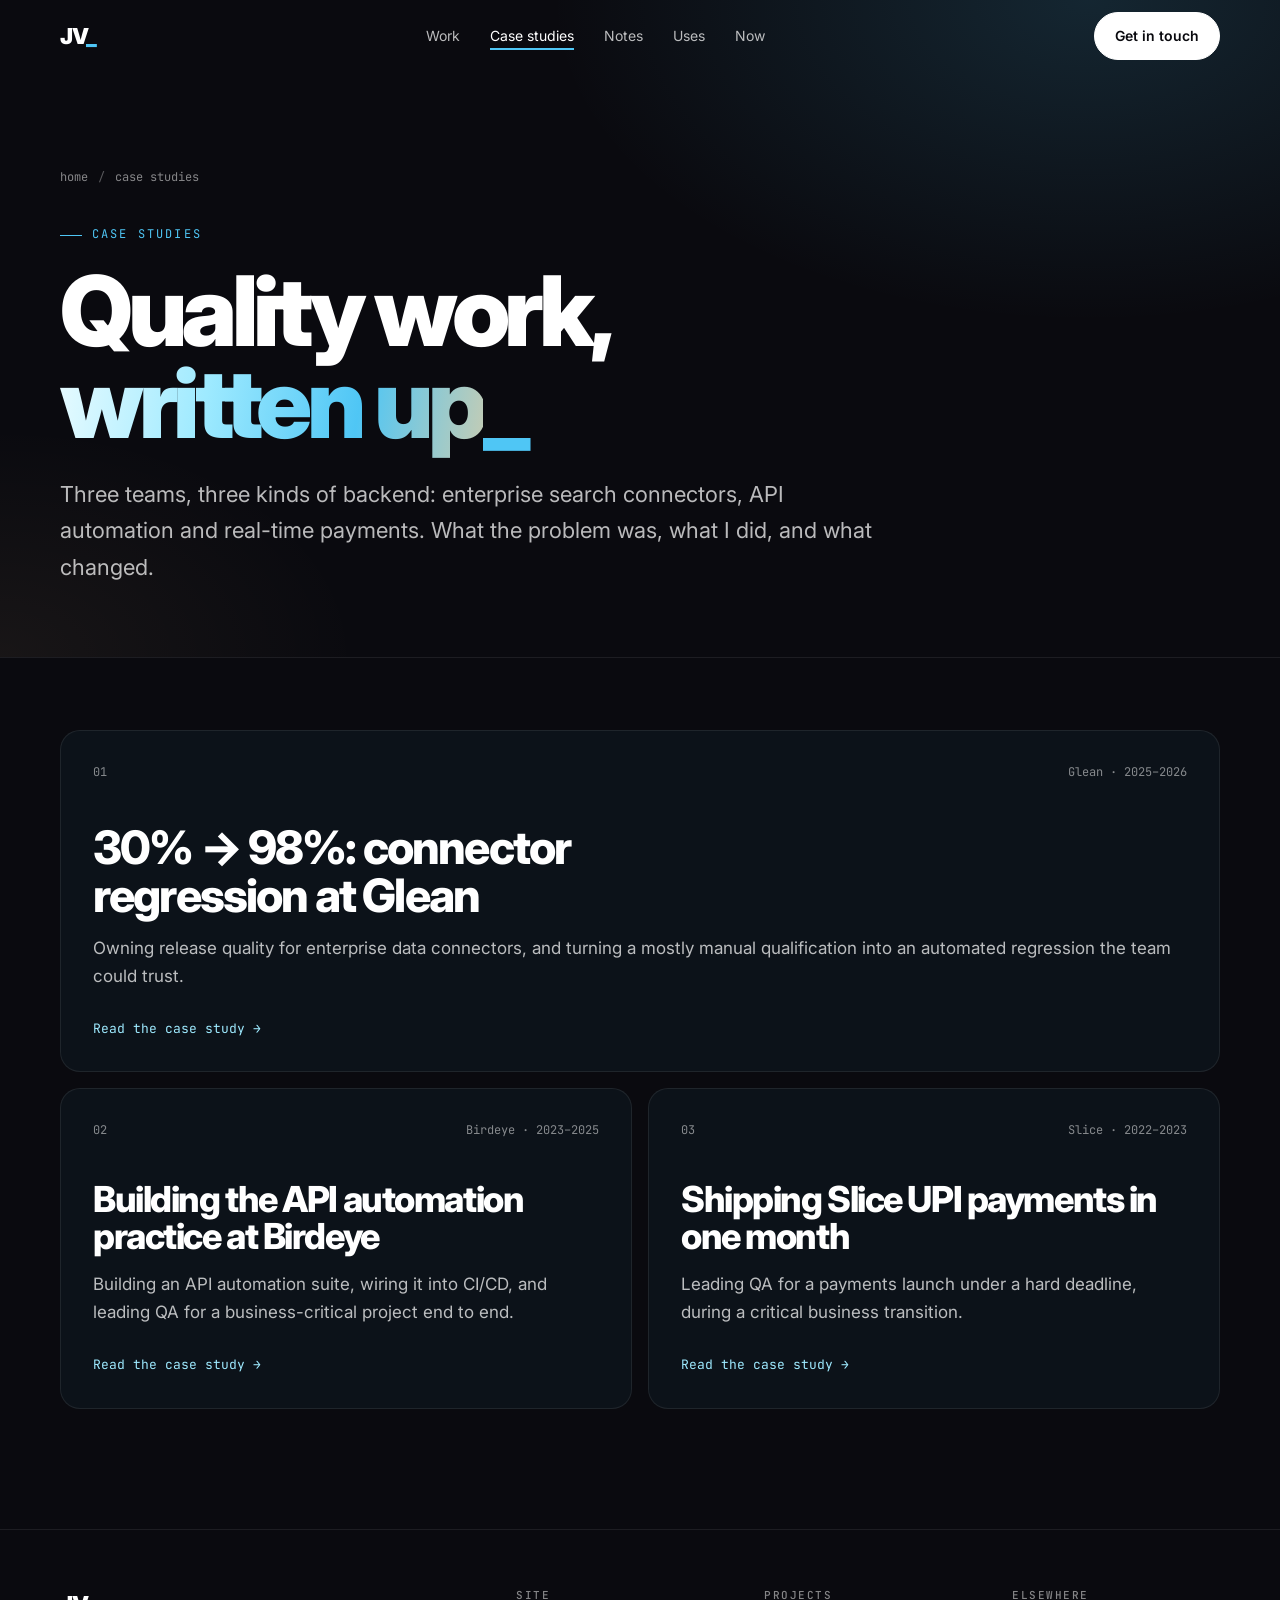
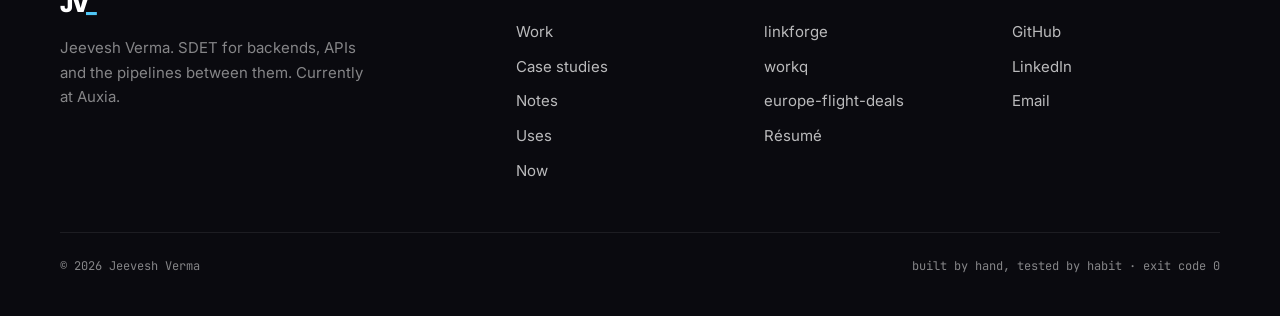
<file: case-studies/index.html>
<!DOCTYPE html>
<html lang="en">
<head>
<meta charset="UTF-8">
<meta name="viewport" content="width=device-width, initial-scale=1.0">
<title>Case studies — Jeevesh Verma</title>
<meta name="description" content="Case studies from Jeevesh Verma's SDET work at Glean, Birdeye and Slice: connector regression, API automation and a payments launch.">
<meta name="theme-color" content="#0a0a0f">
<meta property="og:title" content="Case studies — Jeevesh Verma">
<meta property="og:description" content="Case studies from Jeevesh Verma's SDET work at Glean, Birdeye and Slice: connector regression, API automation and a payments launch.">
<meta property="og:type" content="website">
<meta property="og:url" content="https://jeeveshverma.github.io/case-studies/">
<link rel="canonical" href="https://jeeveshverma.github.io/case-studies/">
<link rel="icon" href="data:image/svg+xml,%3Csvg xmlns='http://www.w3.org/2000/svg' viewBox='0 0 100 100'%3E%3Crect width='100' height='100' rx='22' fill='%230a0a0f'/%3E%3Ctext x='14' y='68' font-family='Arial' font-weight='900' font-size='50' fill='%23fff'%3EJV%3C/text%3E%3Crect x='72' y='62' width='16' height='7' fill='%234fc6f5'/%3E%3C/svg%3E">
<link rel="preconnect" href="https://fonts.googleapis.com">
<link rel="preconnect" href="https://fonts.gstatic.com" crossorigin>
<link href="https://fonts.googleapis.com/css2?family=Inter:wght@300..900&family=JetBrains+Mono:wght@400;500;600&display=swap" rel="stylesheet">
<link rel="stylesheet" href="/assets/site.css">
</head>
<body>

<!-- ===== shared header: copy verbatim, set aria-current on the active section ===== -->
<header class="nav" id="nav">
  <div class="wrap nav-inner">
    <a class="logo" href="/" aria-label="Jeevesh Verma, home">JV<span>_</span></a>
    <nav class="nav-links" id="nav-links" aria-label="Primary">
      <a href="/work/">Work</a>
      <a href="/case-studies/" aria-current="page">Case studies</a>
      <a href="/notes/">Notes</a>
      <a href="/uses/">Uses</a>
      <a href="/now/">Now</a>
    </nav>
    <div class="nav-right">
      <a class="pill solid" href="/#contact">Get in touch</a>
      <button class="menu-btn" id="menu-btn" aria-label="Open menu" aria-expanded="false" aria-controls="nav-links">
        <svg viewBox="0 0 24 24" fill="none" stroke="currentColor" stroke-width="1.8" stroke-linecap="round"><path d="M4 8h16M4 16h16"/></svg>
      </button>
    </div>
  </div>
</header>
<!-- ===== /shared header ===== -->


<main>
  <section class="page-hero">
    <div class="wrap">
      <nav class="crumbs" aria-label="Breadcrumb"><a href="/">home</a><span aria-hidden="true">/</span><span>case studies</span></nav>
      <span class="eyebrow">Case studies</span>
      <h1 style="margin-top:20px">Quality work,<br><span class="grad">written up</span><span class="us">_</span></h1>
      <p class="lede">Three teams, three kinds of backend: enterprise search connectors, API automation and real-time payments. What the problem was, what I did, and what changed.</p>
    </div>
  </section>

  <style>@media (min-width: 981px) { .cards .card:first-child { grid-column: 1 / -1; min-height: 260px; } .cards .card:first-child h2 { font-size: clamp(32px, 3.6vw, 48px); max-width: 18ch; } }</style>
  <div class="wrap cards">
      <a class="card reveal" href="/case-studies/glean-connectors/">
        <div class="top"><span>01</span><span>Glean · 2025–2026</span></div>
        <h2>30% → 98%: connector regression at Glean</h2>
        <p>Owning release quality for enterprise data connectors, and turning a mostly manual qualification into an automated regression the team could trust.</p>
        <span class="go">Read the case study</span>
      </a>
      <a class="card reveal" href="/case-studies/birdeye-api-automation/">
        <div class="top"><span>02</span><span>Birdeye · 2023–2025</span></div>
        <h2>Building the API automation practice at Birdeye</h2>
        <p>Building an API automation suite, wiring it into CI/CD, and leading QA for a business-critical project end to end.</p>
        <span class="go">Read the case study</span>
      </a>
      <a class="card reveal" href="/case-studies/slice-upi/">
        <div class="top"><span>03</span><span>Slice · 2022–2023</span></div>
        <h2>Shipping Slice UPI payments in one month</h2>
        <p>Leading QA for a payments launch under a hard deadline, during a critical business transition.</p>
        <span class="go">Read the case study</span>
      </a>
  </div>
</main>

<!-- ===== shared footer: copy verbatim ===== -->
<footer>
  <div class="wrap">
    <div class="foot-grid">
      <div><a class="logo" href="/">JV<span>_</span></a><p class="blurb">Jeevesh Verma. SDET for backends, APIs and the pipelines between them. Currently at Auxia.</p></div>
      <div><h4>Site</h4><ul><li><a href="/work/">Work</a></li><li><a href="/case-studies/">Case studies</a></li><li><a href="/notes/">Notes</a></li><li><a href="/uses/">Uses</a></li><li><a href="/now/">Now</a></li></ul></div>
      <div><h4>Projects</h4><ul><li><a href="/work/linkforge/">linkforge</a></li><li><a href="/work/workq/">workq</a></li><li><a href="/work/europe-flight-deals/">europe-flight-deals</a></li><li><a href="/resume/">Résumé</a></li></ul></div>
      <div><h4>Elsewhere</h4><ul><li><a href="https://github.com/jeeveshverma">GitHub</a></li><li><a href="https://linkedin.com/in/jeeveshverma">LinkedIn</a></li><li><a href="mailto:jeeveshverma2@gmail.com">Email</a></li></ul></div>
    </div>
    <div class="legal"><span>© 2026 Jeevesh Verma</span><span>built by hand, tested by habit · exit code 0</span></div>
  </div>
</footer>
<!-- ===== /shared footer ===== -->


<script src="/assets/site.js"></script>
</body>
</html>
</file>
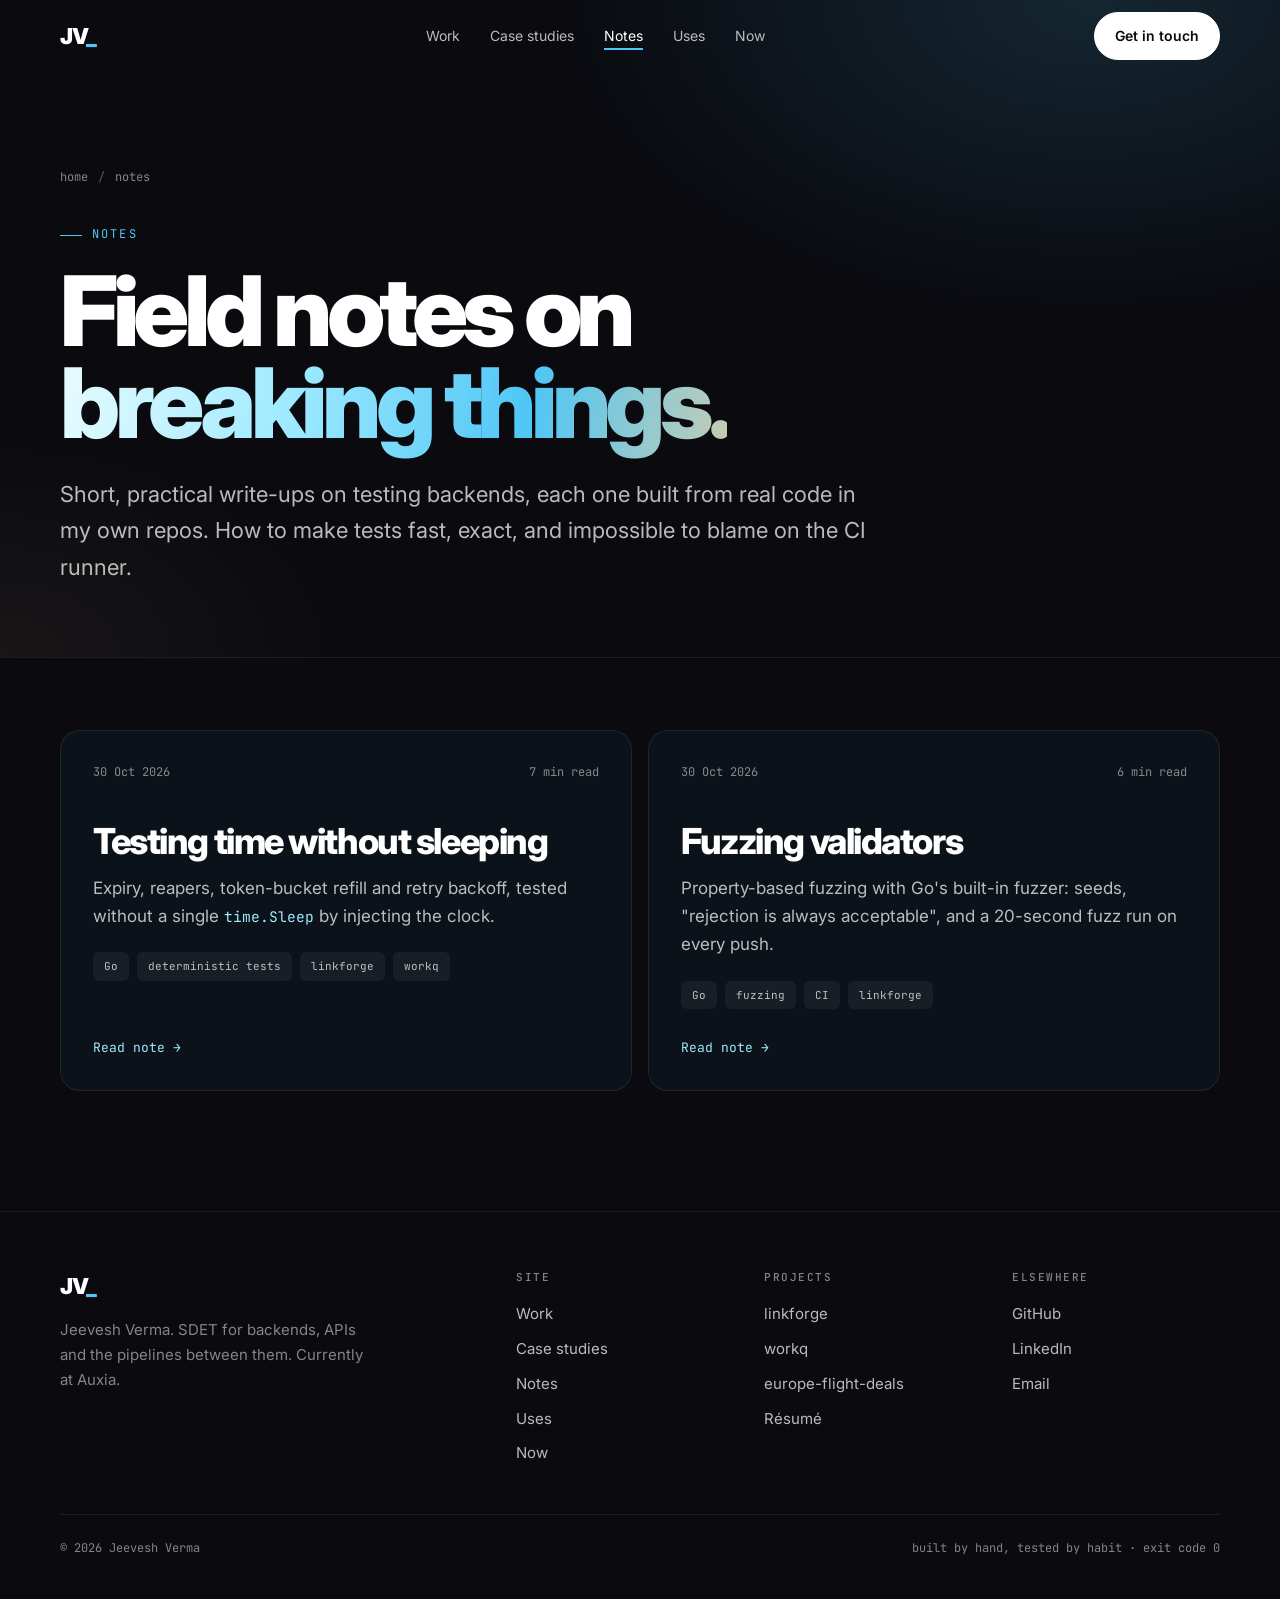
<file: notes/index.html>
<!DOCTYPE html>
<html lang="en">
<head>
<meta charset="UTF-8">
<meta name="viewport" content="width=device-width, initial-scale=1.0">
<title>Notes — Jeevesh Verma</title>
<meta name="description" content="Field notes on testing backends: deterministic clocks, fuzzing validators, and other ways to make tests fast, exact and unflaky.">
<meta name="theme-color" content="#0a0a0f">
<meta property="og:title" content="Notes — Jeevesh Verma">
<meta property="og:description" content="Field notes on breaking things: practical Go and backend testing.">
<meta property="og:type" content="website">
<meta property="og:url" content="https://jeeveshverma.github.io/notes/">
<link rel="canonical" href="https://jeeveshverma.github.io/notes/">
<link rel="icon" href="data:image/svg+xml,%3Csvg xmlns='http://www.w3.org/2000/svg' viewBox='0 0 100 100'%3E%3Crect width='100' height='100' rx='22' fill='%230a0a0f'/%3E%3Ctext x='14' y='68' font-family='Arial' font-weight='900' font-size='50' fill='%23fff'%3EJV%3C/text%3E%3Crect x='72' y='62' width='16' height='7' fill='%234fc6f5'/%3E%3C/svg%3E">
<link rel="preconnect" href="https://fonts.googleapis.com">
<link rel="preconnect" href="https://fonts.gstatic.com" crossorigin>
<link href="https://fonts.googleapis.com/css2?family=Inter:wght@300..900&family=JetBrains+Mono:wght@400;500;600&display=swap" rel="stylesheet">
<link rel="stylesheet" href="/assets/site.css">
</head>
<body>

<!-- ===== shared header: copy verbatim, set aria-current on the active section ===== -->
<header class="nav" id="nav">
  <div class="wrap nav-inner">
    <a class="logo" href="/" aria-label="Jeevesh Verma, home">JV<span>_</span></a>
    <nav class="nav-links" id="nav-links" aria-label="Primary">
      <a href="/work/">Work</a>
      <a href="/case-studies/">Case studies</a>
      <a href="/notes/" aria-current="page">Notes</a>
      <a href="/uses/">Uses</a>
      <a href="/now/">Now</a>
    </nav>
    <div class="nav-right">
      <a class="pill solid" href="/#contact">Get in touch</a>
      <button class="menu-btn" id="menu-btn" aria-label="Open menu" aria-expanded="false" aria-controls="nav-links">
        <svg viewBox="0 0 24 24" fill="none" stroke="currentColor" stroke-width="1.8" stroke-linecap="round"><path d="M4 8h16M4 16h16"/></svg>
      </button>
    </div>
  </div>
</header>
<!-- ===== /shared header ===== -->

<main>
  <section class="page-hero">
    <div class="wrap">
      <nav class="crumbs" aria-label="Breadcrumb"><a href="/">home</a><span aria-hidden="true">/</span><span>notes</span></nav>
      <span class="eyebrow">Notes</span>
      <h1 style="margin-top:20px">Field notes on<br><span class="grad">breaking things.</span></h1>
      <p class="lede">Short, practical write-ups on testing backends, each one built from real code in my own repos. How to make tests fast, exact, and impossible to blame on the CI runner.</p>
    </div>
  </section>

  <div class="wrap cards">
    <a class="card reveal" href="/notes/testing-without-sleeping/">
      <div class="top"><span>30 Oct 2026</span><span>7 min read</span></div>
      <h2>Testing time without sleeping</h2>
      <p>Expiry, reapers, token-bucket refill and retry backoff, tested without a single <code style="font-family:var(--mono);font-size:.86em;color:var(--cyan-hi)">time.Sleep</code> by injecting the clock.</p>
      <div class="tags"><span>Go</span><span>deterministic tests</span><span>linkforge</span><span>workq</span></div>
      <span class="go">Read note</span>
    </a>
    <a class="card reveal" href="/notes/fuzzing-validators/">
      <div class="top"><span>30 Oct 2026</span><span>6 min read</span></div>
      <h2>Fuzzing validators</h2>
      <p>Property-based fuzzing with Go's built-in fuzzer: seeds, "rejection is always acceptable", and a 20-second fuzz run on every push.</p>
      <div class="tags"><span>Go</span><span>fuzzing</span><span>CI</span><span>linkforge</span></div>
      <span class="go">Read note</span>
    </a>
  </div>
</main>

<!-- ===== shared footer: copy verbatim ===== -->
<footer>
  <div class="wrap">
    <div class="foot-grid">
      <div><a class="logo" href="/">JV<span>_</span></a><p class="blurb">Jeevesh Verma. SDET for backends, APIs and the pipelines between them. Currently at Auxia.</p></div>
      <div><h4>Site</h4><ul><li><a href="/work/">Work</a></li><li><a href="/case-studies/">Case studies</a></li><li><a href="/notes/">Notes</a></li><li><a href="/uses/">Uses</a></li><li><a href="/now/">Now</a></li></ul></div>
      <div><h4>Projects</h4><ul><li><a href="/work/linkforge/">linkforge</a></li><li><a href="/work/workq/">workq</a></li><li><a href="/work/europe-flight-deals/">europe-flight-deals</a></li><li><a href="/resume/">Résumé</a></li></ul></div>
      <div><h4>Elsewhere</h4><ul><li><a href="https://github.com/jeeveshverma">GitHub</a></li><li><a href="https://linkedin.com/in/jeeveshverma">LinkedIn</a></li><li><a href="mailto:jeeveshverma2@gmail.com">Email</a></li></ul></div>
    </div>
    <div class="legal"><span>© 2026 Jeevesh Verma</span><span>built by hand, tested by habit · exit code 0</span></div>
  </div>
</footer>
<!-- ===== /shared footer ===== -->

<script src="/assets/site.js"></script>
</body>
</html>
</file>
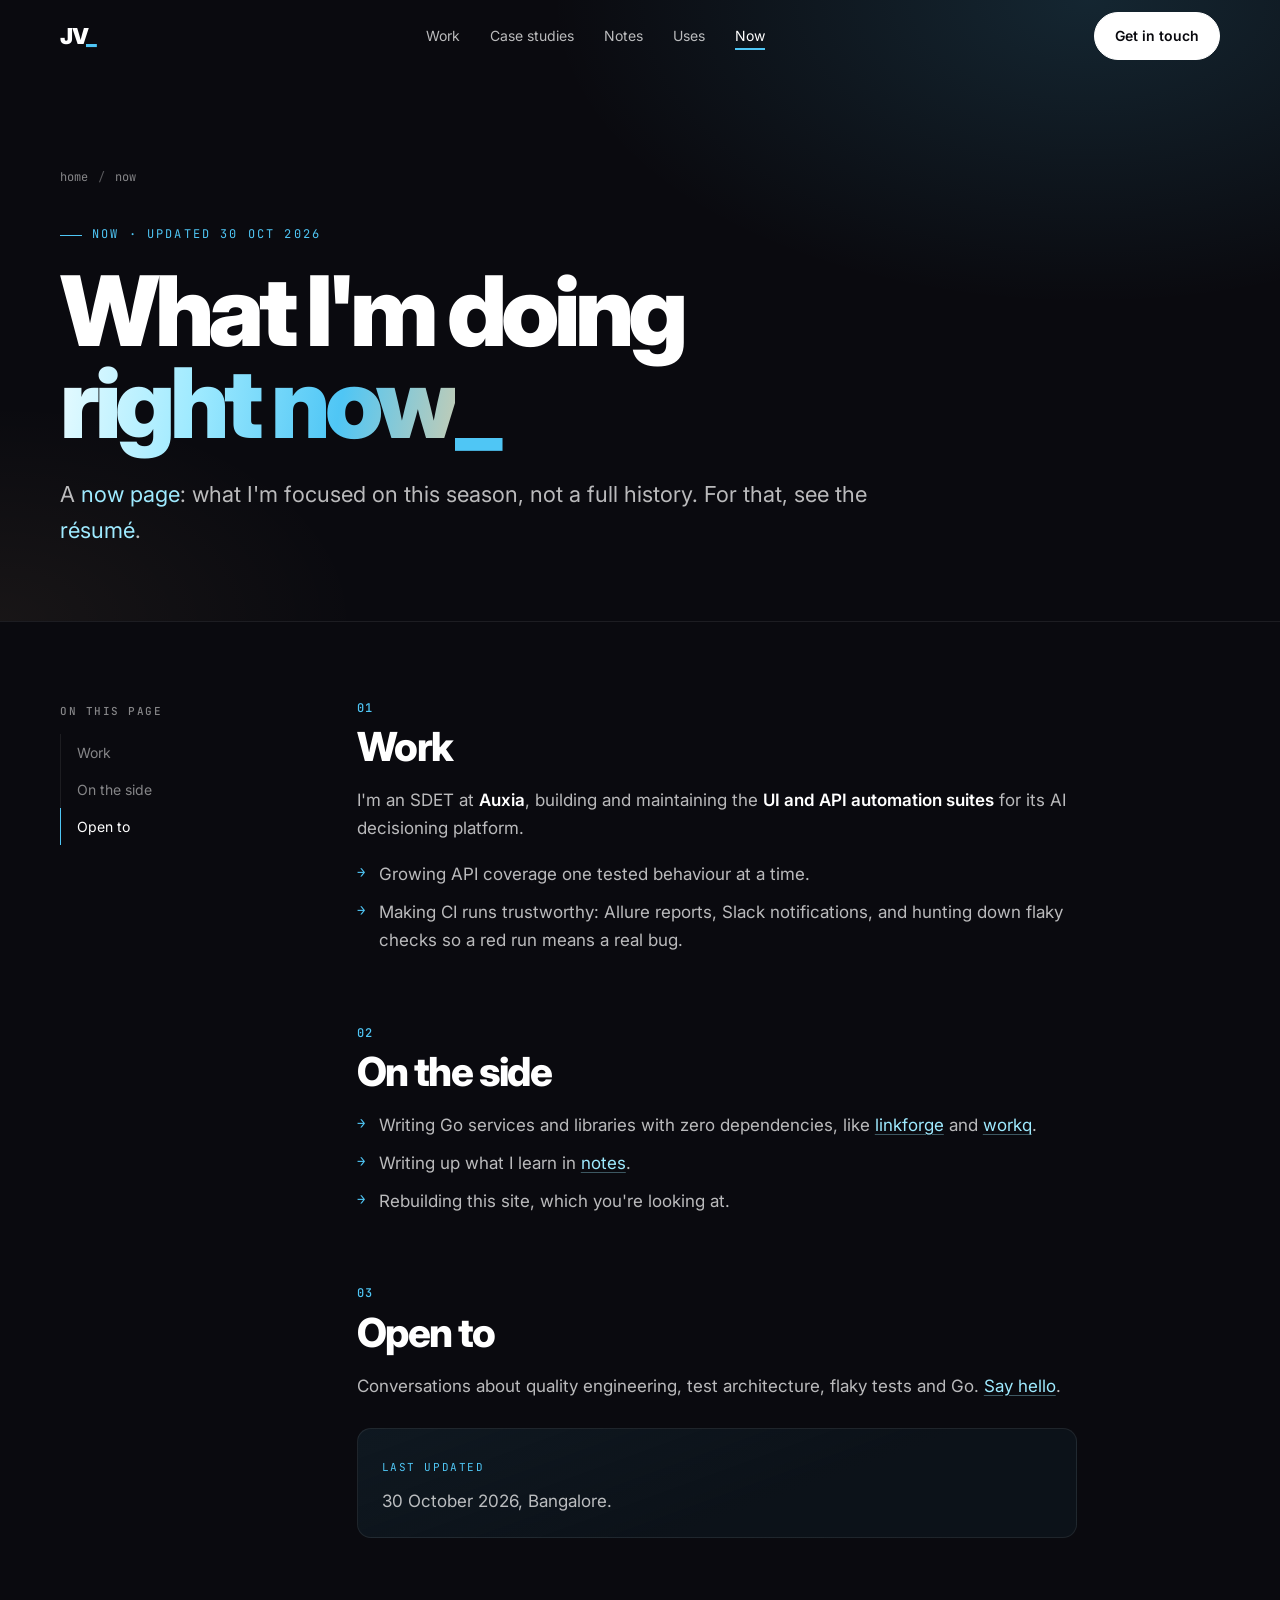
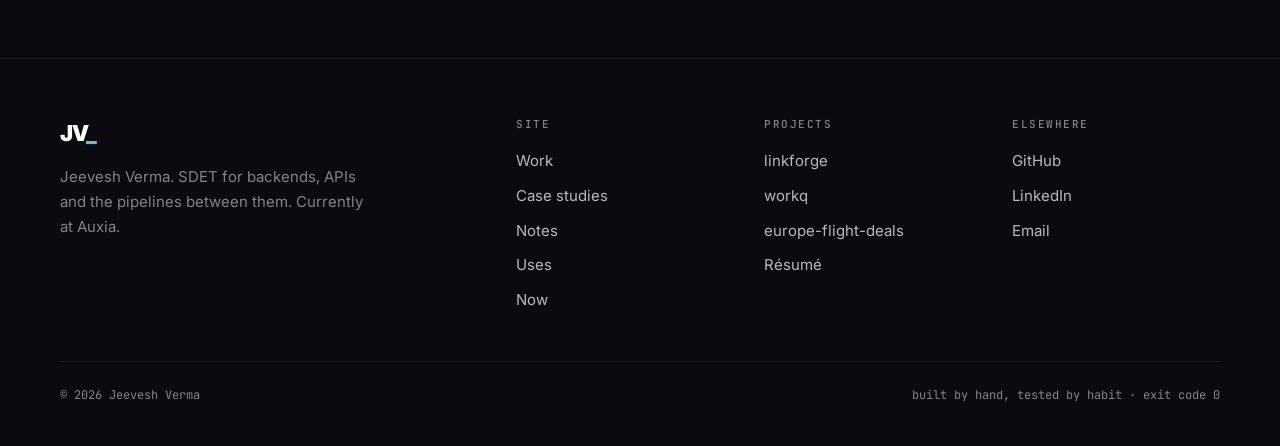
<file: now/index.html>
<!DOCTYPE html>
<html lang="en">
<head>
<meta charset="UTF-8">
<meta name="viewport" content="width=device-width, initial-scale=1.0">
<title>Now — Jeevesh Verma</title>
<meta name="description" content="What Jeevesh Verma is working on right now.">
<meta name="theme-color" content="#0a0a0f">
<meta property="og:title" content="Now — Jeevesh Verma">
<meta property="og:description" content="What Jeevesh Verma is working on right now.">
<meta property="og:type" content="website">
<meta property="og:url" content="https://jeeveshverma.github.io/now/">
<link rel="canonical" href="https://jeeveshverma.github.io/now/">
<link rel="icon" href="data:image/svg+xml,%3Csvg xmlns='http://www.w3.org/2000/svg' viewBox='0 0 100 100'%3E%3Crect width='100' height='100' rx='22' fill='%230a0a0f'/%3E%3Ctext x='14' y='68' font-family='Arial' font-weight='900' font-size='50' fill='%23fff'%3EJV%3C/text%3E%3Crect x='72' y='62' width='16' height='7' fill='%234fc6f5'/%3E%3C/svg%3E">
<link rel="preconnect" href="https://fonts.googleapis.com">
<link rel="preconnect" href="https://fonts.gstatic.com" crossorigin>
<link href="https://fonts.googleapis.com/css2?family=Inter:wght@300..900&family=JetBrains+Mono:wght@400;500;600&display=swap" rel="stylesheet">
<link rel="stylesheet" href="/assets/site.css">
</head>
<body>

<!-- ===== shared header: copy verbatim, set aria-current on the active section ===== -->
<header class="nav" id="nav">
  <div class="wrap nav-inner">
    <a class="logo" href="/" aria-label="Jeevesh Verma, home">JV<span>_</span></a>
    <nav class="nav-links" id="nav-links" aria-label="Primary">
      <a href="/work/">Work</a>
      <a href="/case-studies/">Case studies</a>
      <a href="/notes/">Notes</a>
      <a href="/uses/">Uses</a>
      <a href="/now/" aria-current="page">Now</a>
    </nav>
    <div class="nav-right">
      <a class="pill solid" href="/#contact">Get in touch</a>
      <button class="menu-btn" id="menu-btn" aria-label="Open menu" aria-expanded="false" aria-controls="nav-links">
        <svg viewBox="0 0 24 24" fill="none" stroke="currentColor" stroke-width="1.8" stroke-linecap="round"><path d="M4 8h16M4 16h16"/></svg>
      </button>
    </div>
  </div>
</header>
<!-- ===== /shared header ===== -->

<main>
  <section class="page-hero">
    <div class="wrap">
      <nav class="crumbs" aria-label="Breadcrumb"><a href="/">home</a><span aria-hidden="true">/</span><span>now</span></nav>
      <span class="eyebrow">Now · updated 30 Oct 2026</span>
      <h1 style="margin-top:20px">What I'm doing<br><span class="grad">right now</span><span class="us">_</span></h1>
      <p class="lede">A <a href="https://nownownow.com/about" style="color:var(--cyan-hi)">now page</a>: what I'm focused on this season, not a full history. For that, see the <a href="/resume/" style="color:var(--cyan-hi)">résumé</a>.</p>
    </div>
  </section>
  <div class="wrap article">
    <aside class="toc" aria-label="On this page"><h2>On this page</h2><ol>
      <li><a href="#work">Work</a></li><li><a href="#side">On the side</a></li><li><a href="#open">Open to</a></li></ol></aside>
    <article class="prose">
      <section id="work" class="reveal"><h2><span class="n">01</span>Work</h2>
        <p>I'm an SDET at <strong>Auxia</strong>, building and maintaining the <strong>UI and API automation suites</strong> for its AI decisioning platform.</p>
        <ul><li>Growing API coverage one tested behaviour at a time.</li>
        <li>Making CI runs trustworthy: Allure reports, Slack notifications, and hunting down flaky checks so a red run means a real bug.</li></ul></section>
      <section id="side" class="reveal"><h2><span class="n">02</span>On the side</h2>
        <ul><li>Writing Go services and libraries with zero dependencies, like <a href="/work/linkforge/">linkforge</a> and <a href="/work/workq/">workq</a>.</li>
        <li>Writing up what I learn in <a href="/notes/">notes</a>.</li>
        <li>Rebuilding this site, which you're looking at.</li></ul></section>
      <section id="open" class="reveal"><h2><span class="n">03</span>Open to</h2>
        <p>Conversations about quality engineering, test architecture, flaky tests and Go. <a href="/#contact">Say hello</a>.</p>
        <div class="callout"><span class="label">Last updated</span><p>30 October 2026, Bangalore.</p></div></section>
    </article>
  </div>
</main>

<!-- ===== shared footer: copy verbatim ===== -->
<footer>
  <div class="wrap">
    <div class="foot-grid">
      <div><a class="logo" href="/">JV<span>_</span></a><p class="blurb">Jeevesh Verma. SDET for backends, APIs and the pipelines between them. Currently at Auxia.</p></div>
      <div><h4>Site</h4><ul><li><a href="/work/">Work</a></li><li><a href="/case-studies/">Case studies</a></li><li><a href="/notes/">Notes</a></li><li><a href="/uses/">Uses</a></li><li><a href="/now/">Now</a></li></ul></div>
      <div><h4>Projects</h4><ul><li><a href="/work/linkforge/">linkforge</a></li><li><a href="/work/workq/">workq</a></li><li><a href="/work/europe-flight-deals/">europe-flight-deals</a></li><li><a href="/resume/">Résumé</a></li></ul></div>
      <div><h4>Elsewhere</h4><ul><li><a href="https://github.com/jeeveshverma">GitHub</a></li><li><a href="https://linkedin.com/in/jeeveshverma">LinkedIn</a></li><li><a href="mailto:jeeveshverma2@gmail.com">Email</a></li></ul></div>
    </div>
    <div class="legal"><span>© 2026 Jeevesh Verma</span><span>built by hand, tested by habit · exit code 0</span></div>
  </div>
</footer>
<!-- ===== /shared footer ===== -->

<script src="/assets/site.js"></script>
</body>
</html>
</file>
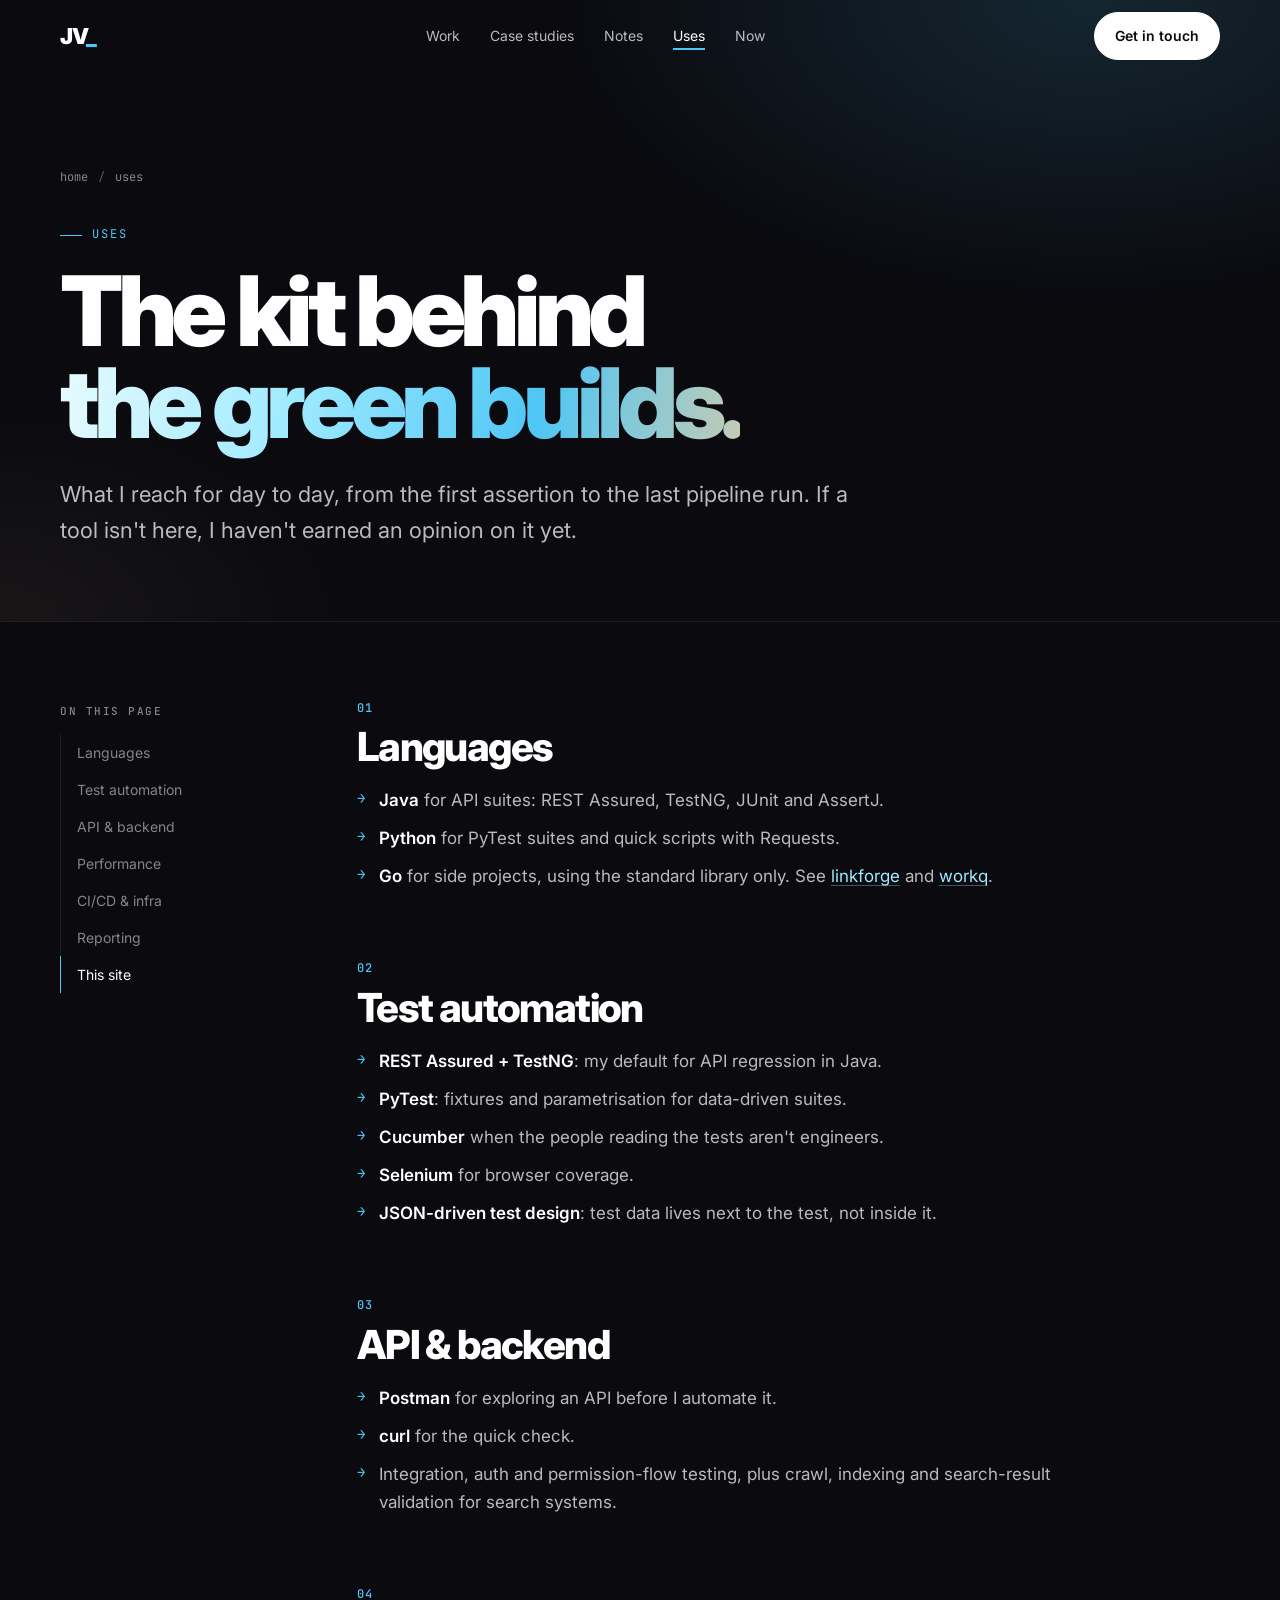
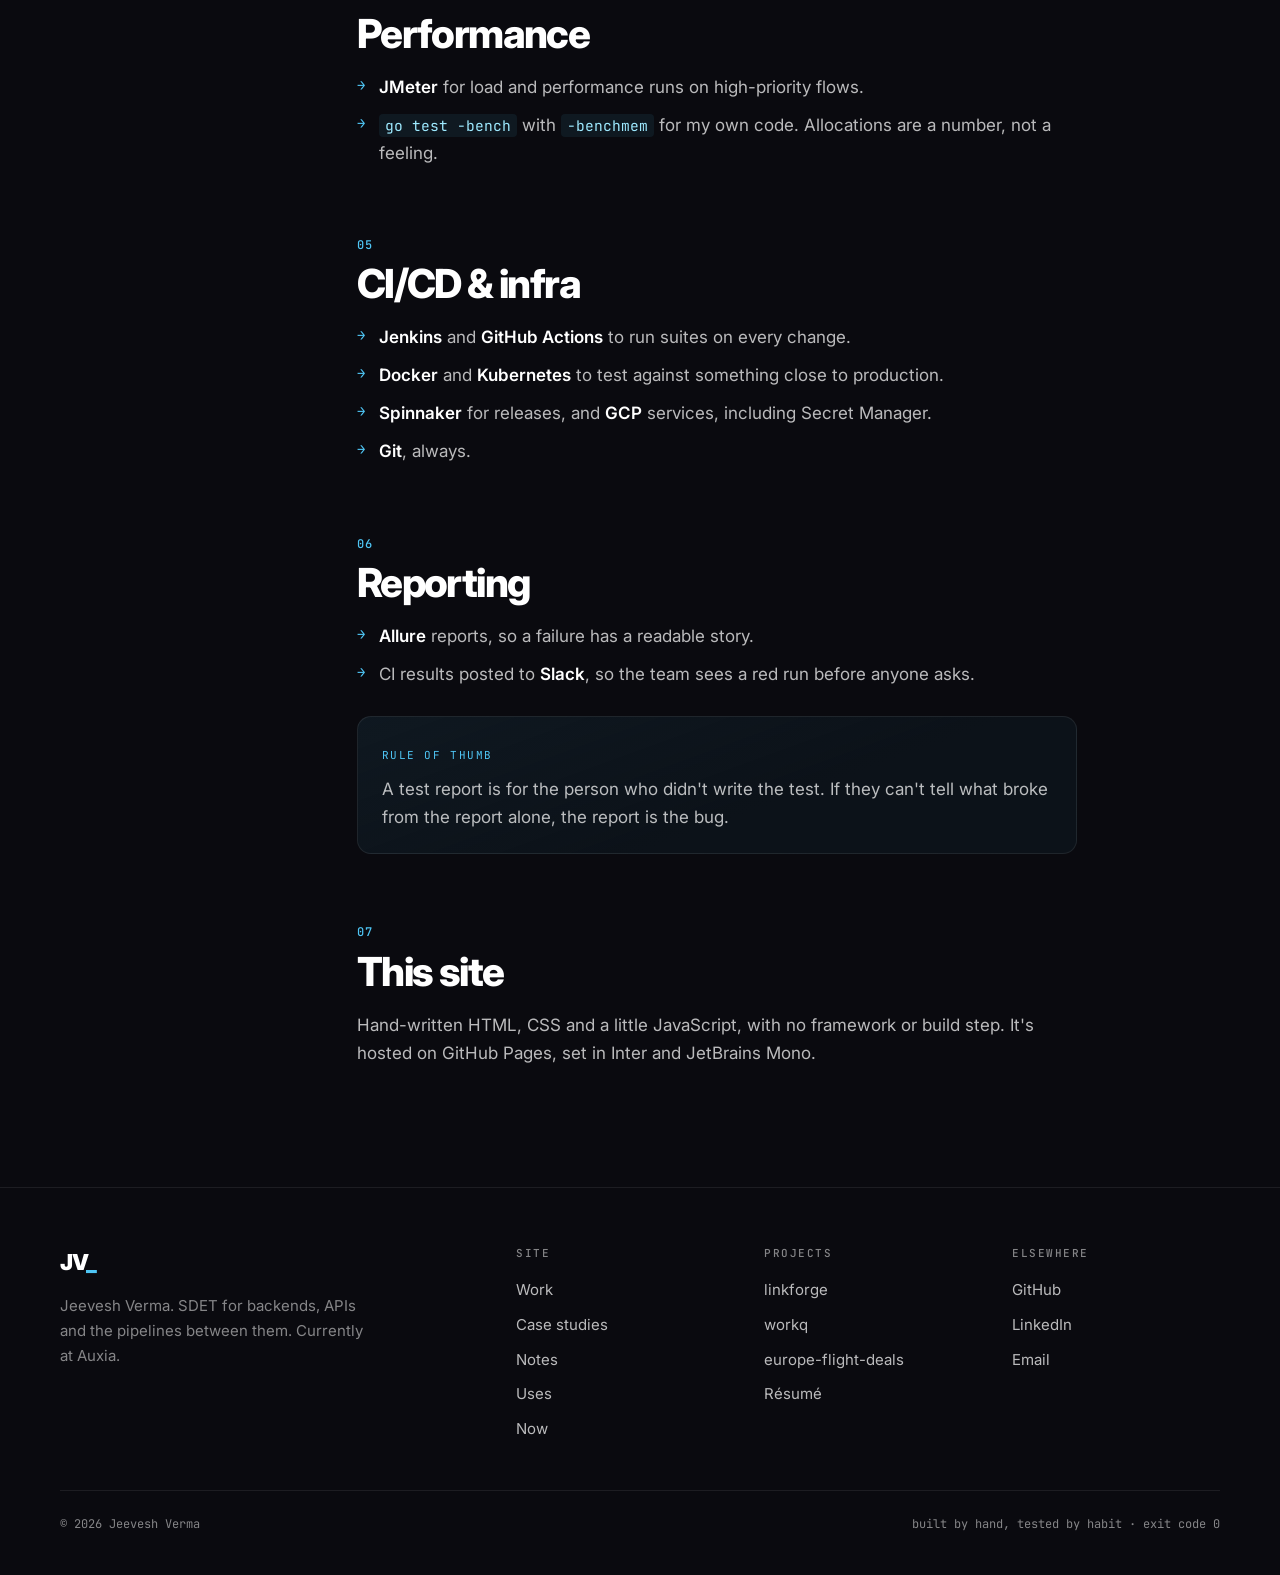
<file: uses/index.html>
<!DOCTYPE html>
<html lang="en">
<head>
<meta charset="UTF-8">
<meta name="viewport" content="width=device-width, initial-scale=1.0">
<title>Uses — Jeevesh Verma</title>
<meta name="description" content="The tools Jeevesh Verma uses for test automation, API testing, performance and CI/CD.">
<meta name="theme-color" content="#0a0a0f">
<meta property="og:title" content="Uses — Jeevesh Verma">
<meta property="og:description" content="The tools Jeevesh Verma uses for test automation, API testing, performance and CI/CD.">
<meta property="og:type" content="website">
<meta property="og:url" content="https://jeeveshverma.github.io/uses/">
<link rel="canonical" href="https://jeeveshverma.github.io/uses/">
<link rel="icon" href="data:image/svg+xml,%3Csvg xmlns='http://www.w3.org/2000/svg' viewBox='0 0 100 100'%3E%3Crect width='100' height='100' rx='22' fill='%230a0a0f'/%3E%3Ctext x='14' y='68' font-family='Arial' font-weight='900' font-size='50' fill='%23fff'%3EJV%3C/text%3E%3Crect x='72' y='62' width='16' height='7' fill='%234fc6f5'/%3E%3C/svg%3E">
<link rel="preconnect" href="https://fonts.googleapis.com">
<link rel="preconnect" href="https://fonts.gstatic.com" crossorigin>
<link href="https://fonts.googleapis.com/css2?family=Inter:wght@300..900&family=JetBrains+Mono:wght@400;500;600&display=swap" rel="stylesheet">
<link rel="stylesheet" href="/assets/site.css">
</head>
<body>

<!-- ===== shared header: copy verbatim, set aria-current on the active section ===== -->
<header class="nav" id="nav">
  <div class="wrap nav-inner">
    <a class="logo" href="/" aria-label="Jeevesh Verma, home">JV<span>_</span></a>
    <nav class="nav-links" id="nav-links" aria-label="Primary">
      <a href="/work/">Work</a>
      <a href="/case-studies/">Case studies</a>
      <a href="/notes/">Notes</a>
      <a href="/uses/" aria-current="page">Uses</a>
      <a href="/now/">Now</a>
    </nav>
    <div class="nav-right">
      <a class="pill solid" href="/#contact">Get in touch</a>
      <button class="menu-btn" id="menu-btn" aria-label="Open menu" aria-expanded="false" aria-controls="nav-links">
        <svg viewBox="0 0 24 24" fill="none" stroke="currentColor" stroke-width="1.8" stroke-linecap="round"><path d="M4 8h16M4 16h16"/></svg>
      </button>
    </div>
  </div>
</header>
<!-- ===== /shared header ===== -->

<main>
  <section class="page-hero">
    <div class="wrap">
      <nav class="crumbs" aria-label="Breadcrumb"><a href="/">home</a><span aria-hidden="true">/</span><span>uses</span></nav>
      <span class="eyebrow">Uses</span>
      <h1 style="margin-top:20px">The kit behind<br><span class="grad">the green builds.</span></h1>
      <p class="lede">What I reach for day to day, from the first assertion to the last pipeline run. If a tool isn't here, I haven't earned an opinion on it yet.</p>
    </div>
  </section>
  <div class="wrap article">
    <aside class="toc" aria-label="On this page"><h2>On this page</h2><ol>
      <li><a href="#languages">Languages</a></li><li><a href="#automation">Test automation</a></li><li><a href="#api">API &amp; backend</a></li>
      <li><a href="#perf">Performance</a></li><li><a href="#ci">CI/CD &amp; infra</a></li><li><a href="#reporting">Reporting</a></li><li><a href="#site">This site</a></li></ol></aside>
    <article class="prose">
      <section id="languages" class="reveal"><h2><span class="n">01</span>Languages</h2>
        <ul><li><strong>Java</strong> for API suites: REST Assured, TestNG, JUnit and AssertJ.</li>
        <li><strong>Python</strong> for PyTest suites and quick scripts with Requests.</li>
        <li><strong>Go</strong> for side projects, using the standard library only. See <a href="/work/linkforge/">linkforge</a> and <a href="/work/workq/">workq</a>.</li></ul></section>
      <section id="automation" class="reveal"><h2><span class="n">02</span>Test automation</h2>
        <ul><li><strong>REST Assured + TestNG</strong>: my default for API regression in Java.</li>
        <li><strong>PyTest</strong>: fixtures and parametrisation for data-driven suites.</li>
        <li><strong>Cucumber</strong> when the people reading the tests aren't engineers.</li>
        <li><strong>Selenium</strong> for browser coverage.</li>
        <li><strong>JSON-driven test design</strong>: test data lives next to the test, not inside it.</li></ul></section>
      <section id="api" class="reveal"><h2><span class="n">03</span>API &amp; backend</h2>
        <ul><li><strong>Postman</strong> for exploring an API before I automate it.</li>
        <li><strong>curl</strong> for the quick check.</li>
        <li>Integration, auth and permission-flow testing, plus crawl, indexing and search-result validation for search systems.</li></ul></section>
      <section id="perf" class="reveal"><h2><span class="n">04</span>Performance</h2>
        <ul><li><strong>JMeter</strong> for load and performance runs on high-priority flows.</li>
        <li><code>go test -bench</code> with <code>-benchmem</code> for my own code. Allocations are a number, not a feeling.</li></ul></section>
      <section id="ci" class="reveal"><h2><span class="n">05</span>CI/CD &amp; infra</h2>
        <ul><li><strong>Jenkins</strong> and <strong>GitHub Actions</strong> to run suites on every change.</li>
        <li><strong>Docker</strong> and <strong>Kubernetes</strong> to test against something close to production.</li>
        <li><strong>Spinnaker</strong> for releases, and <strong>GCP</strong> services, including Secret Manager.</li>
        <li><strong>Git</strong>, always.</li></ul></section>
      <section id="reporting" class="reveal"><h2><span class="n">06</span>Reporting</h2>
        <ul><li><strong>Allure</strong> reports, so a failure has a readable story.</li>
        <li>CI results posted to <strong>Slack</strong>, so the team sees a red run before anyone asks.</li></ul>
        <div class="callout"><span class="label">Rule of thumb</span><p>A test report is for the person who didn't write the test. If they can't tell what broke from the report alone, the report is the bug.</p></div></section>
      <section id="site" class="reveal"><h2><span class="n">07</span>This site</h2>
        <p>Hand-written HTML, CSS and a little JavaScript, with no framework or build step. It's hosted on GitHub Pages, set in Inter and JetBrains Mono.</p></section>
    </article>
  </div>
</main>

<!-- ===== shared footer: copy verbatim ===== -->
<footer>
  <div class="wrap">
    <div class="foot-grid">
      <div><a class="logo" href="/">JV<span>_</span></a><p class="blurb">Jeevesh Verma. SDET for backends, APIs and the pipelines between them. Currently at Auxia.</p></div>
      <div><h4>Site</h4><ul><li><a href="/work/">Work</a></li><li><a href="/case-studies/">Case studies</a></li><li><a href="/notes/">Notes</a></li><li><a href="/uses/">Uses</a></li><li><a href="/now/">Now</a></li></ul></div>
      <div><h4>Projects</h4><ul><li><a href="/work/linkforge/">linkforge</a></li><li><a href="/work/workq/">workq</a></li><li><a href="/work/europe-flight-deals/">europe-flight-deals</a></li><li><a href="/resume/">Résumé</a></li></ul></div>
      <div><h4>Elsewhere</h4><ul><li><a href="https://github.com/jeeveshverma">GitHub</a></li><li><a href="https://linkedin.com/in/jeeveshverma">LinkedIn</a></li><li><a href="mailto:jeeveshverma2@gmail.com">Email</a></li></ul></div>
    </div>
    <div class="legal"><span>© 2026 Jeevesh Verma</span><span>built by hand, tested by habit · exit code 0</span></div>
  </div>
</footer>
<!-- ===== /shared footer ===== -->

<script src="/assets/site.js"></script>
</body>
</html>
</file>
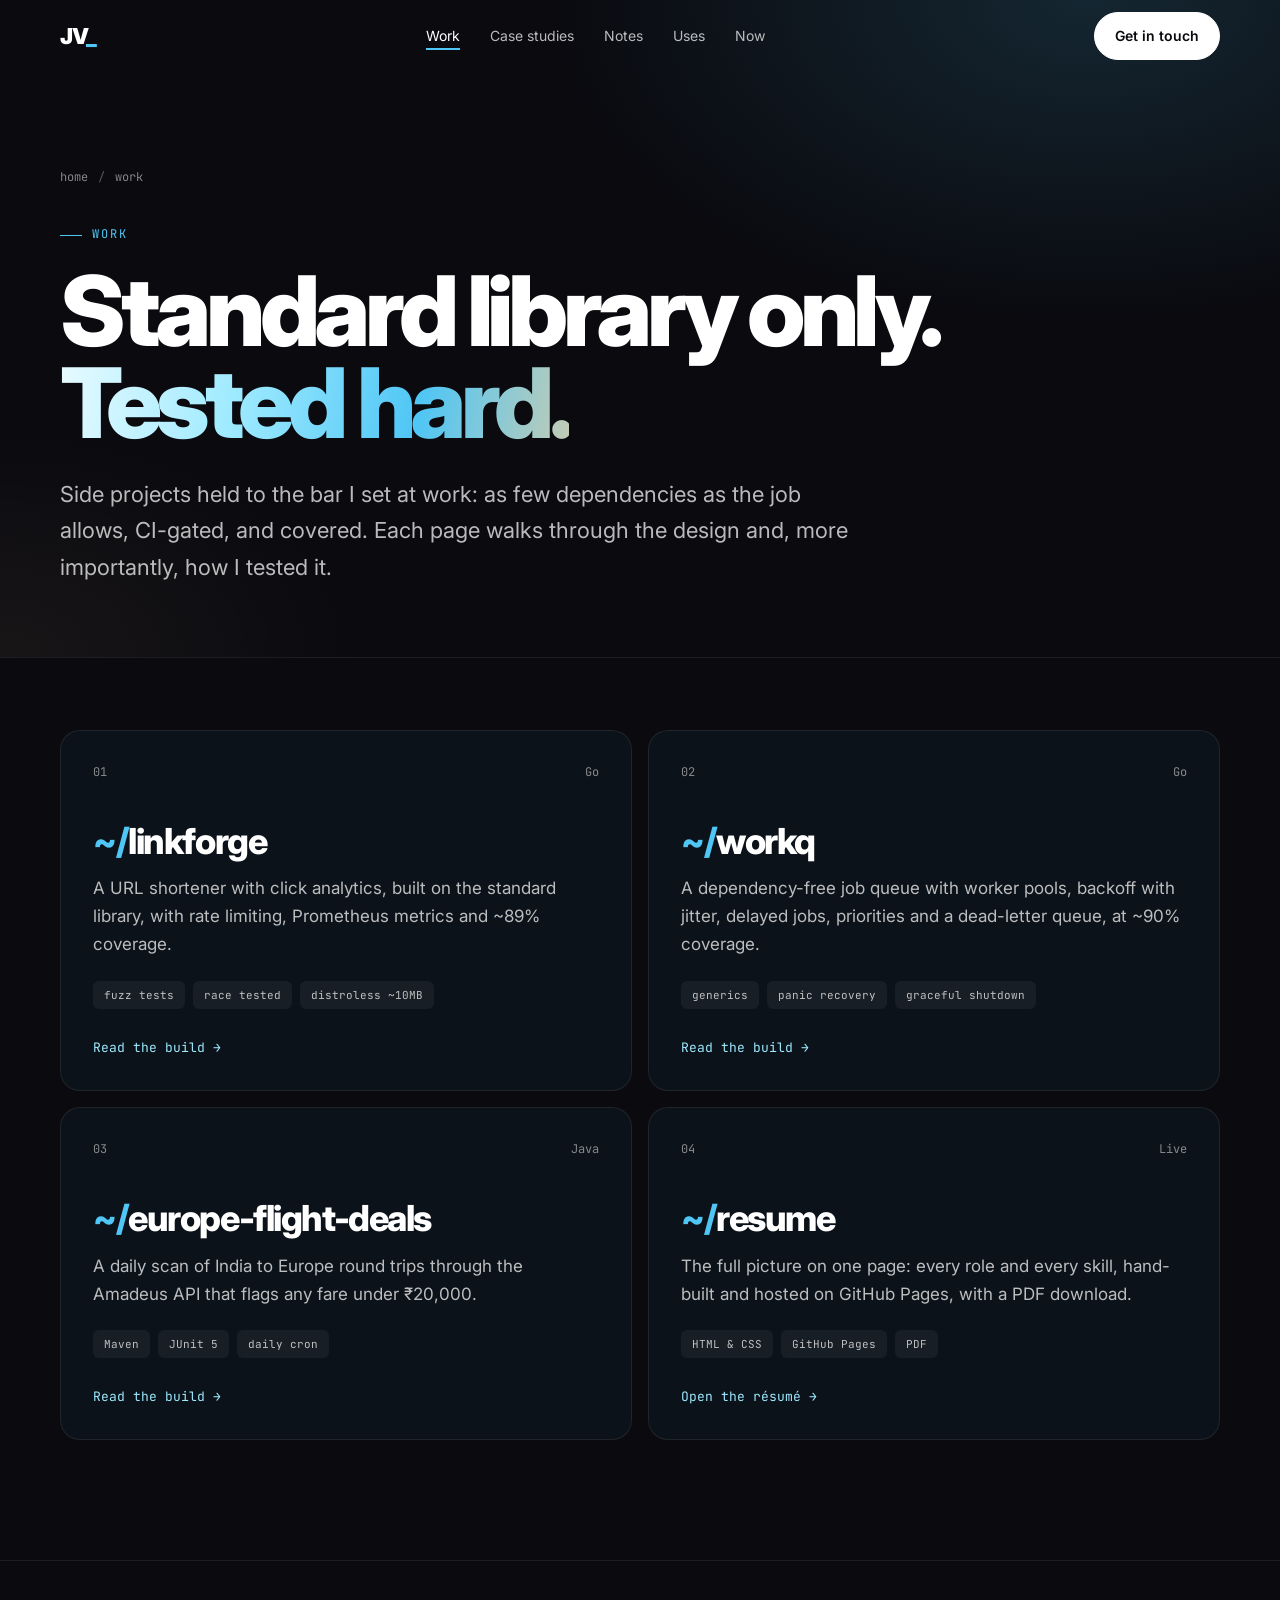
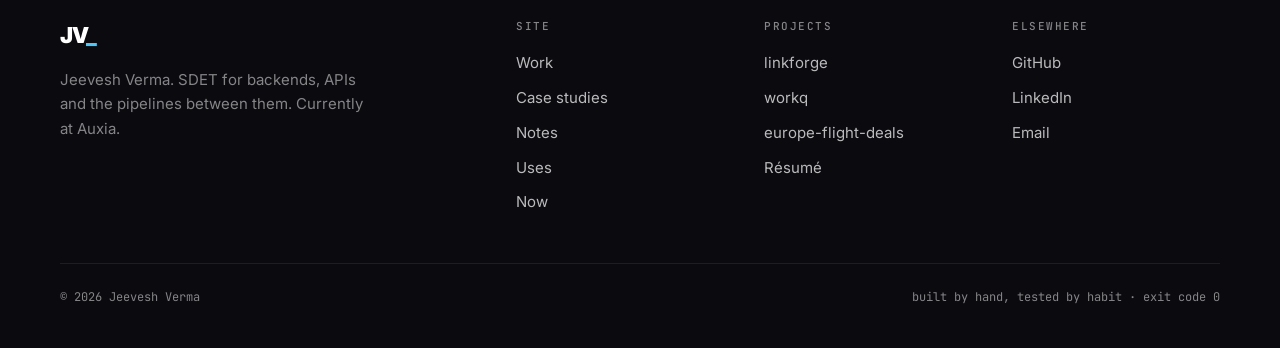
<file: work/index.html>
<!DOCTYPE html>
<html lang="en">
<head>
<meta charset="UTF-8">
<meta name="viewport" content="width=device-width, initial-scale=1.0">
<title>Work — Jeevesh Verma</title>
<meta name="description" content="Side projects by Jeevesh Verma: Go services and libraries built on the standard library, a Java fare-scanning automation, and his résumé site. Each one CI-gated and tested.">
<meta name="theme-color" content="#0a0a0f">
<meta property="og:title" content="Work — Jeevesh Verma">
<meta property="og:description" content="Standard library only. Tested hard.">
<meta property="og:type" content="website">
<meta property="og:url" content="https://jeeveshverma.github.io/work/">
<link rel="canonical" href="https://jeeveshverma.github.io/work/">
<link rel="icon" href="data:image/svg+xml,%3Csvg xmlns='http://www.w3.org/2000/svg' viewBox='0 0 100 100'%3E%3Crect width='100' height='100' rx='22' fill='%230a0a0f'/%3E%3Ctext x='14' y='68' font-family='Arial' font-weight='900' font-size='50' fill='%23fff'%3EJV%3C/text%3E%3Crect x='72' y='62' width='16' height='7' fill='%234fc6f5'/%3E%3C/svg%3E">
<link rel="preconnect" href="https://fonts.googleapis.com">
<link rel="preconnect" href="https://fonts.gstatic.com" crossorigin>
<link href="https://fonts.googleapis.com/css2?family=Inter:wght@300..900&family=JetBrains+Mono:wght@400;500;600&display=swap" rel="stylesheet">
<link rel="stylesheet" href="/assets/site.css">
</head>
<body>

<!-- ===== shared header: copy verbatim, set aria-current on the active section ===== -->
<header class="nav" id="nav">
  <div class="wrap nav-inner">
    <a class="logo" href="/" aria-label="Jeevesh Verma, home">JV<span>_</span></a>
    <nav class="nav-links" id="nav-links" aria-label="Primary">
      <a href="/work/" aria-current="page">Work</a>
      <a href="/case-studies/">Case studies</a>
      <a href="/notes/">Notes</a>
      <a href="/uses/">Uses</a>
      <a href="/now/">Now</a>
    </nav>
    <div class="nav-right">
      <a class="pill solid" href="/#contact">Get in touch</a>
      <button class="menu-btn" id="menu-btn" aria-label="Open menu" aria-expanded="false" aria-controls="nav-links">
        <svg viewBox="0 0 24 24" fill="none" stroke="currentColor" stroke-width="1.8" stroke-linecap="round"><path d="M4 8h16M4 16h16"/></svg>
      </button>
    </div>
  </div>
</header>
<!-- ===== /shared header ===== -->

<main>
  <section class="page-hero">
    <div class="wrap">
      <nav class="crumbs" aria-label="Breadcrumb"><a href="/">home</a><span aria-hidden="true">/</span><span>work</span></nav>
      <span class="eyebrow">Work</span>
      <h1 style="margin-top:20px">Standard library only.<br><span class="grad">Tested hard.</span></h1>
      <p class="lede">Side projects held to the bar I set at work: as few dependencies as the job allows, CI-gated, and covered. Each page walks through the design and, more importantly, how I tested it.</p>
    </div>
  </section>

  <div class="wrap cards">
    <a class="card reveal" href="/work/linkforge/">
      <div class="top"><span>01</span><span>Go</span></div>
      <h2><span class="us">~/</span>linkforge</h2>
      <p>A URL shortener with click analytics, built on the standard library, with rate limiting, Prometheus metrics and ~89% coverage.</p>
      <div class="tags"><span>fuzz tests</span><span>race tested</span><span>distroless ~10MB</span></div>
      <span class="go">Read the build</span>
    </a>
    <a class="card reveal" href="/work/workq/">
      <div class="top"><span>02</span><span>Go</span></div>
      <h2><span class="us">~/</span>workq</h2>
      <p>A dependency-free job queue with worker pools, backoff with jitter, delayed jobs, priorities and a dead-letter queue, at ~90% coverage.</p>
      <div class="tags"><span>generics</span><span>panic recovery</span><span>graceful shutdown</span></div>
      <span class="go">Read the build</span>
    </a>
    <a class="card reveal" href="/work/europe-flight-deals/">
      <div class="top"><span>03</span><span>Java</span></div>
      <h2><span class="us">~/</span>europe-flight-deals</h2>
      <p>A daily scan of India to Europe round trips through the Amadeus API that flags any fare under ₹20,000.</p>
      <div class="tags"><span>Maven</span><span>JUnit 5</span><span>daily cron</span></div>
      <span class="go">Read the build</span>
    </a>
    <a class="card reveal" href="/resume/">
      <div class="top"><span>04</span><span>Live</span></div>
      <h2><span class="us">~/</span>resume</h2>
      <p>The full picture on one page: every role and every skill, hand-built and hosted on GitHub Pages, with a PDF download.</p>
      <div class="tags"><span>HTML &amp; CSS</span><span>GitHub Pages</span><span>PDF</span></div>
      <span class="go">Open the résumé</span>
    </a>
  </div>
</main>

<!-- ===== shared footer: copy verbatim ===== -->
<footer>
  <div class="wrap">
    <div class="foot-grid">
      <div><a class="logo" href="/">JV<span>_</span></a><p class="blurb">Jeevesh Verma. SDET for backends, APIs and the pipelines between them. Currently at Auxia.</p></div>
      <div><h4>Site</h4><ul><li><a href="/work/">Work</a></li><li><a href="/case-studies/">Case studies</a></li><li><a href="/notes/">Notes</a></li><li><a href="/uses/">Uses</a></li><li><a href="/now/">Now</a></li></ul></div>
      <div><h4>Projects</h4><ul><li><a href="/work/linkforge/">linkforge</a></li><li><a href="/work/workq/">workq</a></li><li><a href="/work/europe-flight-deals/">europe-flight-deals</a></li><li><a href="/resume/">Résumé</a></li></ul></div>
      <div><h4>Elsewhere</h4><ul><li><a href="https://github.com/jeeveshverma">GitHub</a></li><li><a href="https://linkedin.com/in/jeeveshverma">LinkedIn</a></li><li><a href="mailto:jeeveshverma2@gmail.com">Email</a></li></ul></div>
    </div>
    <div class="legal"><span>© 2026 Jeevesh Verma</span><span>built by hand, tested by habit · exit code 0</span></div>
  </div>
</footer>
<!-- ===== /shared footer ===== -->

<script src="/assets/site.js"></script>
</body>
</html>
</file>
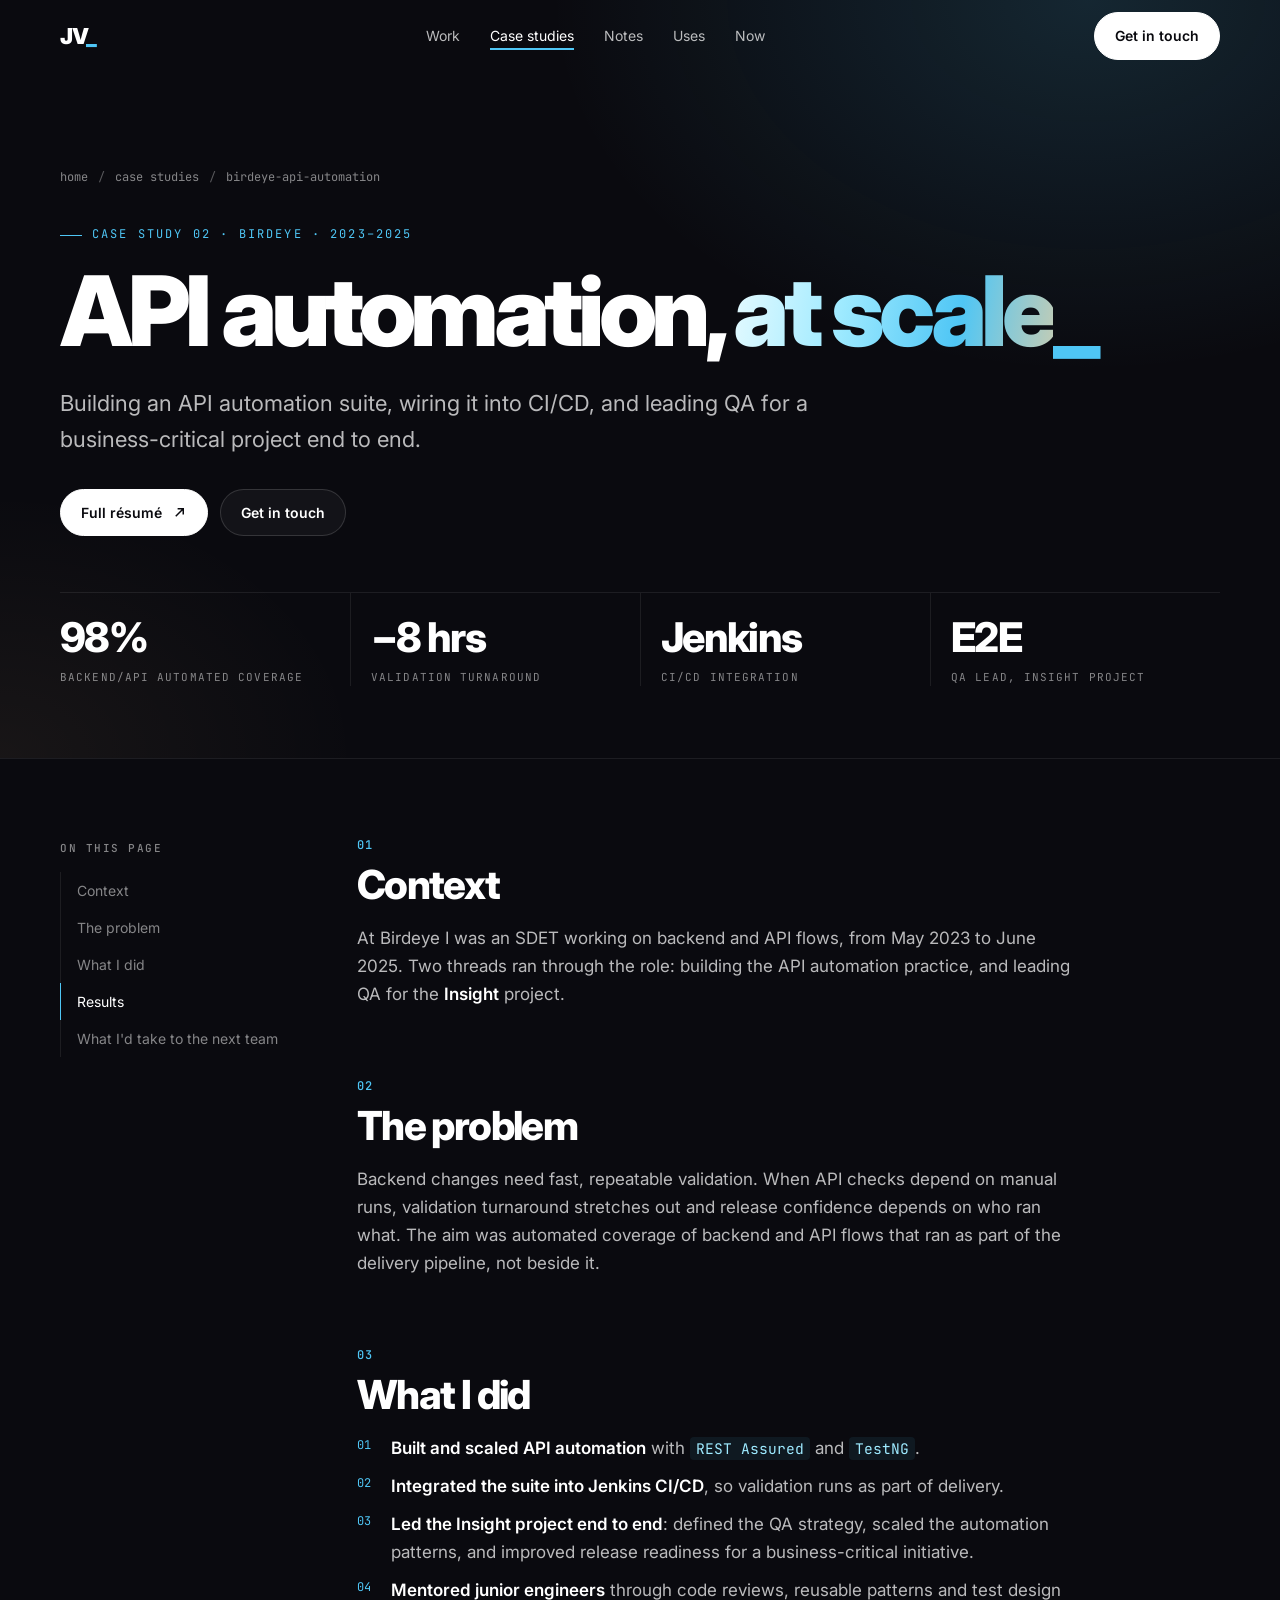
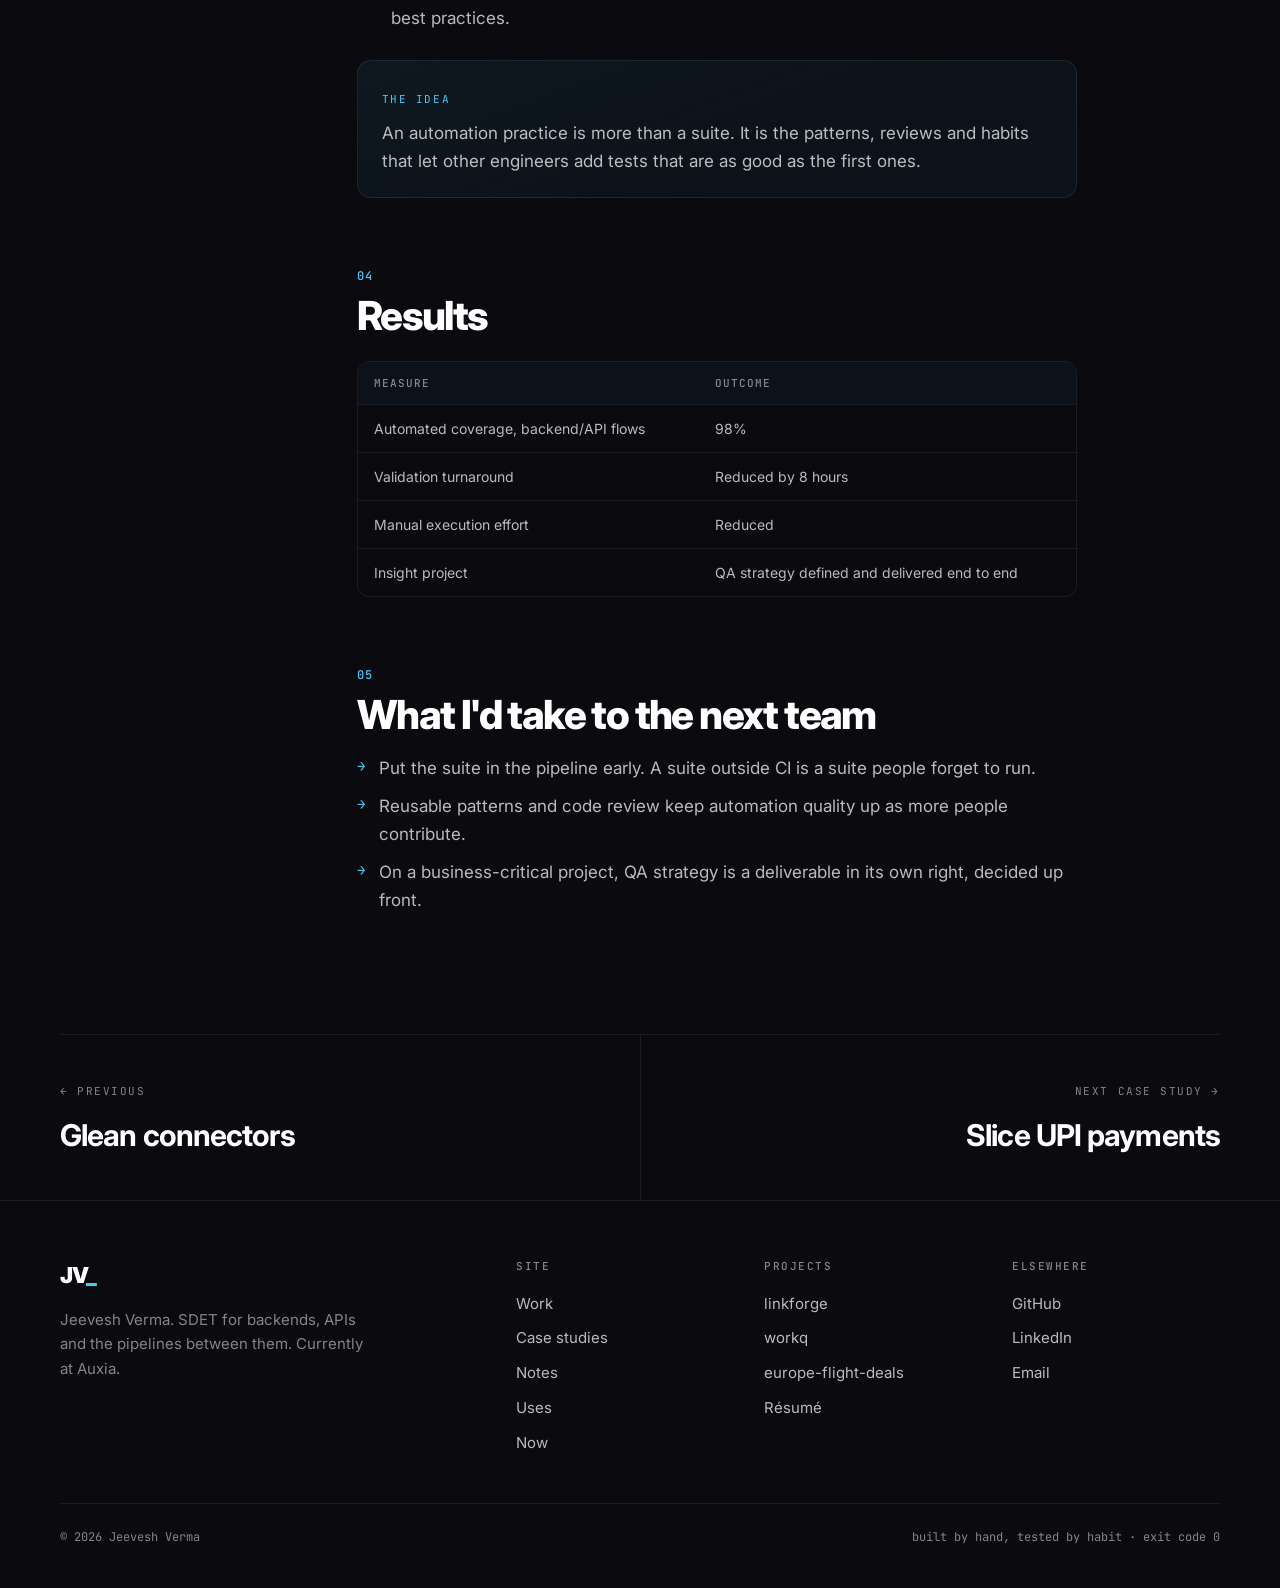
<file: case-studies/birdeye-api-automation/index.html>
<!DOCTYPE html>
<html lang="en">
<head>
<meta charset="UTF-8">
<meta name="viewport" content="width=device-width, initial-scale=1.0">
<title>Building the API automation practice at Birdeye — Jeevesh Verma</title>
<meta name="description" content="How Jeevesh Verma built and scaled API automation at Birdeye with REST Assured, TestNG and Jenkins, reaching 98% automated coverage of backend and API flows.">
<meta name="theme-color" content="#0a0a0f">
<meta property="og:title" content="Building the API automation practice at Birdeye — Jeevesh Verma">
<meta property="og:description" content="How Jeevesh Verma built and scaled API automation at Birdeye with REST Assured, TestNG and Jenkins, reaching 98% automated coverage of backend and API flows.">
<meta property="og:type" content="article">
<meta property="og:url" content="https://jeeveshverma.github.io/case-studies/birdeye-api-automation/">
<link rel="canonical" href="https://jeeveshverma.github.io/case-studies/birdeye-api-automation/">
<link rel="icon" href="data:image/svg+xml,%3Csvg xmlns='http://www.w3.org/2000/svg' viewBox='0 0 100 100'%3E%3Crect width='100' height='100' rx='22' fill='%230a0a0f'/%3E%3Ctext x='14' y='68' font-family='Arial' font-weight='900' font-size='50' fill='%23fff'%3EJV%3C/text%3E%3Crect x='72' y='62' width='16' height='7' fill='%234fc6f5'/%3E%3C/svg%3E">
<link rel="preconnect" href="https://fonts.googleapis.com">
<link rel="preconnect" href="https://fonts.gstatic.com" crossorigin>
<link href="https://fonts.googleapis.com/css2?family=Inter:wght@300..900&family=JetBrains+Mono:wght@400;500;600&display=swap" rel="stylesheet">
<link rel="stylesheet" href="/assets/site.css">
</head>
<body>

<!-- ===== shared header: copy verbatim, set aria-current on the active section ===== -->
<header class="nav" id="nav">
  <div class="wrap nav-inner">
    <a class="logo" href="/" aria-label="Jeevesh Verma, home">JV<span>_</span></a>
    <nav class="nav-links" id="nav-links" aria-label="Primary">
      <a href="/work/">Work</a>
      <a href="/case-studies/" aria-current="page">Case studies</a>
      <a href="/notes/">Notes</a>
      <a href="/uses/">Uses</a>
      <a href="/now/">Now</a>
    </nav>
    <div class="nav-right">
      <a class="pill solid" href="/#contact">Get in touch</a>
      <button class="menu-btn" id="menu-btn" aria-label="Open menu" aria-expanded="false" aria-controls="nav-links">
        <svg viewBox="0 0 24 24" fill="none" stroke="currentColor" stroke-width="1.8" stroke-linecap="round"><path d="M4 8h16M4 16h16"/></svg>
      </button>
    </div>
  </div>
</header>
<!-- ===== /shared header ===== -->


<main>
  <section class="page-hero">
    <div class="wrap">
      <nav class="crumbs" aria-label="Breadcrumb"><a href="/">home</a><span aria-hidden="true">/</span><a href="/case-studies/">case studies</a><span aria-hidden="true">/</span><span>birdeye-api-automation</span></nav>
      <span class="eyebrow">Case study 02 · Birdeye · 2023–2025</span>
      <h1 style="margin-top:20px">API automation, <span class="grad">at scale</span><span class="us">_</span></h1>
      <p class="lede">Building an API automation suite, wiring it into CI/CD, and leading QA for a business-critical project end to end.</p>
      <div class="hero-actions">
        <a class="pill solid" href="/resume/">Full résumé
          <svg viewBox="0 0 16 16" fill="none" stroke="currentColor" stroke-width="1.6"><path d="M4 12 12 4M6 4h6v6"/></svg></a>
        <a class="pill" href="/#contact">Get in touch</a>
      </div>
      <div class="metrics">
        <div class="metric"><b>98%</b><span>Backend/API automated coverage</span></div>
        <div class="metric"><b>−8 hrs</b><span>Validation turnaround</span></div>
        <div class="metric"><b>Jenkins</b><span>CI/CD integration</span></div>
        <div class="metric"><b>E2E</b><span>QA lead, Insight project</span></div>
      </div>
    </div>
  </section>

  <div class="wrap article">
    <aside class="toc" aria-label="On this page">
      <h2>On this page</h2>
      <ol>
        <li><a href="#context">Context</a></li>
        <li><a href="#problem">The problem</a></li>
        <li><a href="#approach">What I did</a></li>
        <li><a href="#results">Results</a></li>
        <li><a href="#takeaways">What I'd take to the next team</a></li>
      </ol>
    </aside>

    <article class="prose">
      <section id="context" class="reveal">
        <h2><span class="n">01</span>Context</h2>
        <p>At Birdeye I was an SDET working on backend and API flows, from May 2023 to June 2025. Two threads ran through the role: building the API automation practice, and leading QA for the <strong>Insight</strong> project.</p>
      </section>

      <section id="problem" class="reveal">
        <h2><span class="n">02</span>The problem</h2>
        <p>Backend changes need fast, repeatable validation. When API checks depend on manual runs, validation turnaround stretches out and release confidence depends on who ran what. The aim was automated coverage of backend and API flows that ran as part of the delivery pipeline, not beside it.</p>
      </section>

      <section id="approach" class="reveal">
        <h2><span class="n">03</span>What I did</h2>
        <ol>
          <li><strong>Built and scaled API automation</strong> with <code>REST Assured</code> and <code>TestNG</code>.</li>
          <li><strong>Integrated the suite into Jenkins CI/CD</strong>, so validation runs as part of delivery.</li>
          <li><strong>Led the Insight project end to end</strong>: defined the QA strategy, scaled the automation patterns, and improved release readiness for a business-critical initiative.</li>
          <li><strong>Mentored junior engineers</strong> through code reviews, reusable patterns and test design best practices.</li>
        </ol>
        <div class="callout"><span class="label">The idea</span><p>An automation practice is more than a suite. It is the patterns, reviews and habits that let other engineers add tests that are as good as the first ones.</p></div>
      </section>

      <section id="results" class="reveal">
        <h2><span class="n">04</span>Results</h2>
        <div class="table"><table>
          <thead><tr><th>Measure</th><th>Outcome</th></tr></thead>
          <tbody>
            <tr><td>Automated coverage, backend/API flows</td><td>98%</td></tr>
            <tr><td>Validation turnaround</td><td>Reduced by 8 hours</td></tr>
            <tr><td>Manual execution effort</td><td>Reduced</td></tr>
            <tr><td>Insight project</td><td>QA strategy defined and delivered end to end</td></tr>
          </tbody>
        </table></div>
      </section>

      <section id="takeaways" class="reveal">
        <h2><span class="n">05</span>What I'd take to the next team</h2>
        <ul>
          <li>Put the suite in the pipeline early. A suite outside CI is a suite people forget to run.</li>
          <li>Reusable patterns and code review keep automation quality up as more people contribute.</li>
          <li>On a business-critical project, QA strategy is a deliverable in its own right, decided up front.</li>
        </ul>
      </section>
    </article>
  </div>

  <div class="wrap">
    <nav class="pager" aria-label="More case studies">
      <a href="/case-studies/glean-connectors/"><span>← Previous</span><b>Glean connectors</b></a>
      <a href="/case-studies/slice-upi/"><span>Next case study →</span><b>Slice UPI payments</b></a>
    </nav>
  </div>
</main>

<!-- ===== shared footer: copy verbatim ===== -->
<footer>
  <div class="wrap">
    <div class="foot-grid">
      <div><a class="logo" href="/">JV<span>_</span></a><p class="blurb">Jeevesh Verma. SDET for backends, APIs and the pipelines between them. Currently at Auxia.</p></div>
      <div><h4>Site</h4><ul><li><a href="/work/">Work</a></li><li><a href="/case-studies/">Case studies</a></li><li><a href="/notes/">Notes</a></li><li><a href="/uses/">Uses</a></li><li><a href="/now/">Now</a></li></ul></div>
      <div><h4>Projects</h4><ul><li><a href="/work/linkforge/">linkforge</a></li><li><a href="/work/workq/">workq</a></li><li><a href="/work/europe-flight-deals/">europe-flight-deals</a></li><li><a href="/resume/">Résumé</a></li></ul></div>
      <div><h4>Elsewhere</h4><ul><li><a href="https://github.com/jeeveshverma">GitHub</a></li><li><a href="https://linkedin.com/in/jeeveshverma">LinkedIn</a></li><li><a href="mailto:jeeveshverma2@gmail.com">Email</a></li></ul></div>
    </div>
    <div class="legal"><span>© 2026 Jeevesh Verma</span><span>built by hand, tested by habit · exit code 0</span></div>
  </div>
</footer>
<!-- ===== /shared footer ===== -->


<script src="/assets/site.js"></script>
</body>
</html>
</file>
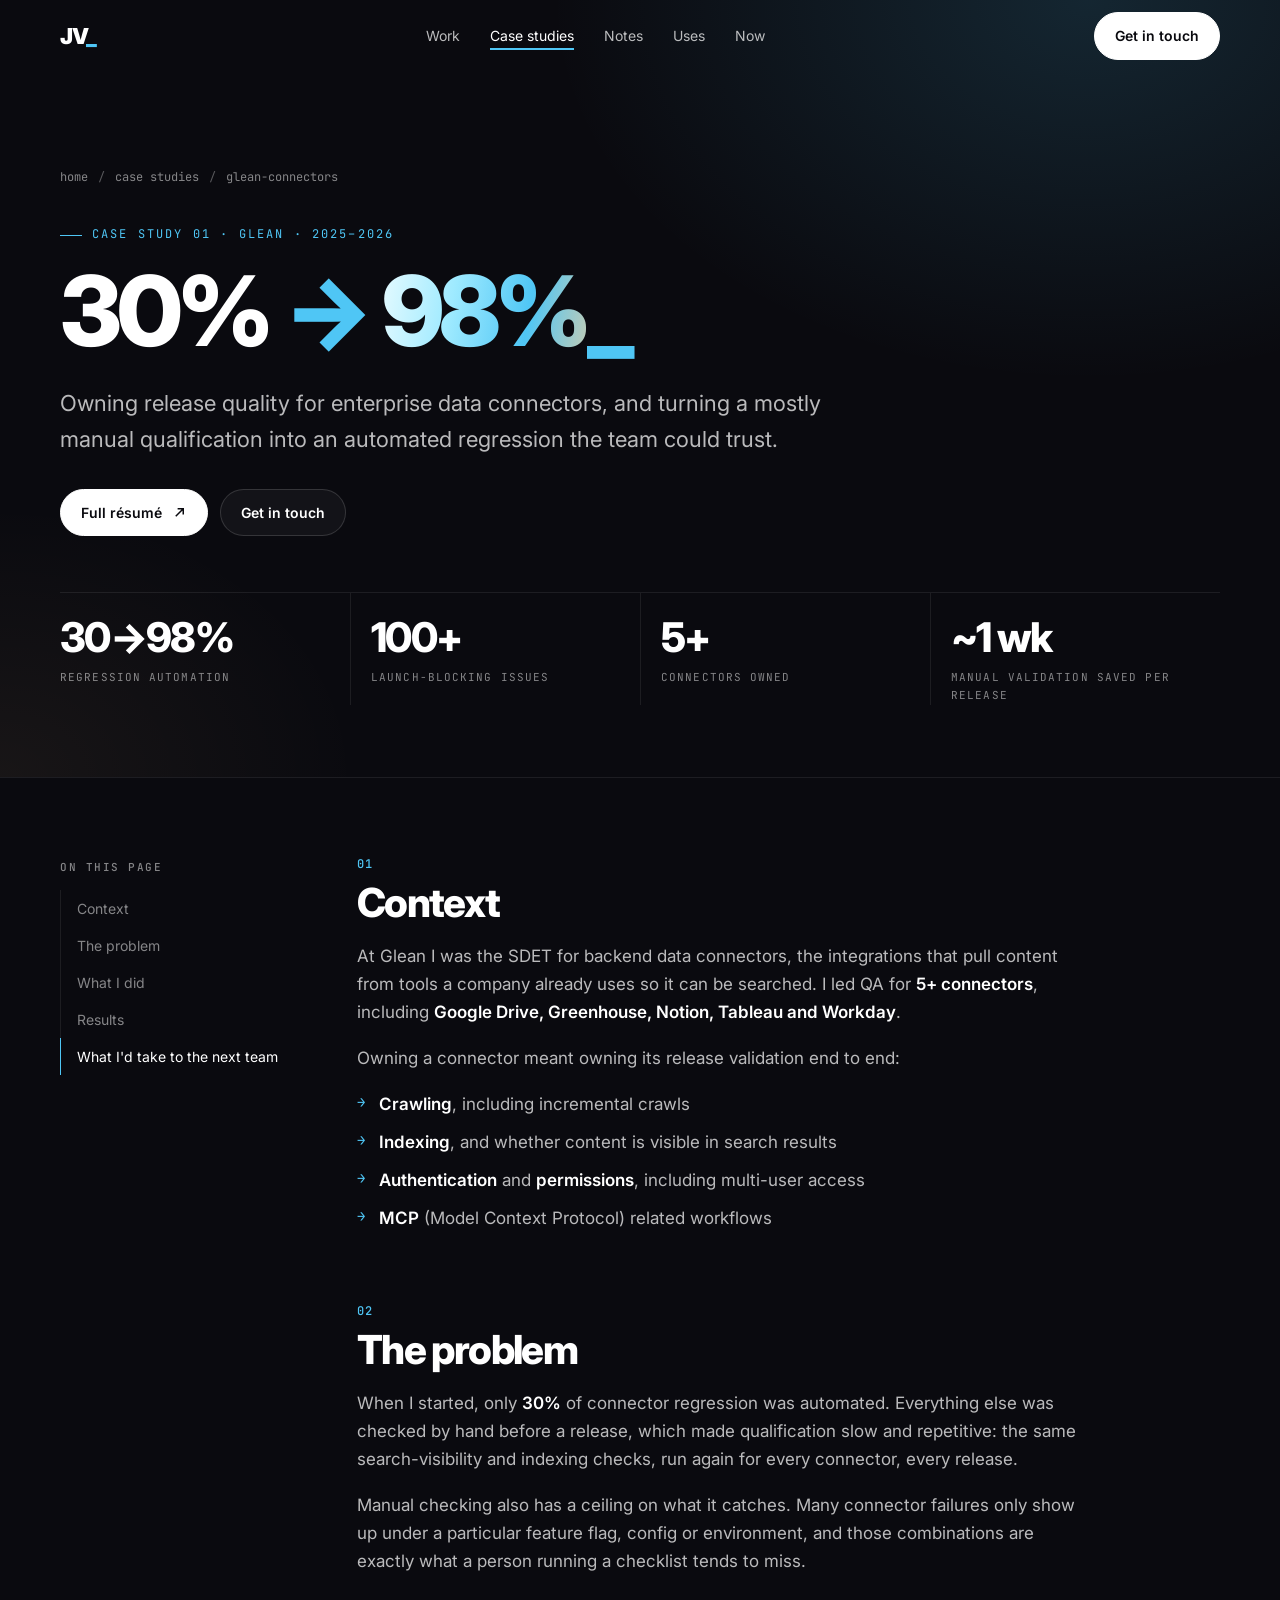
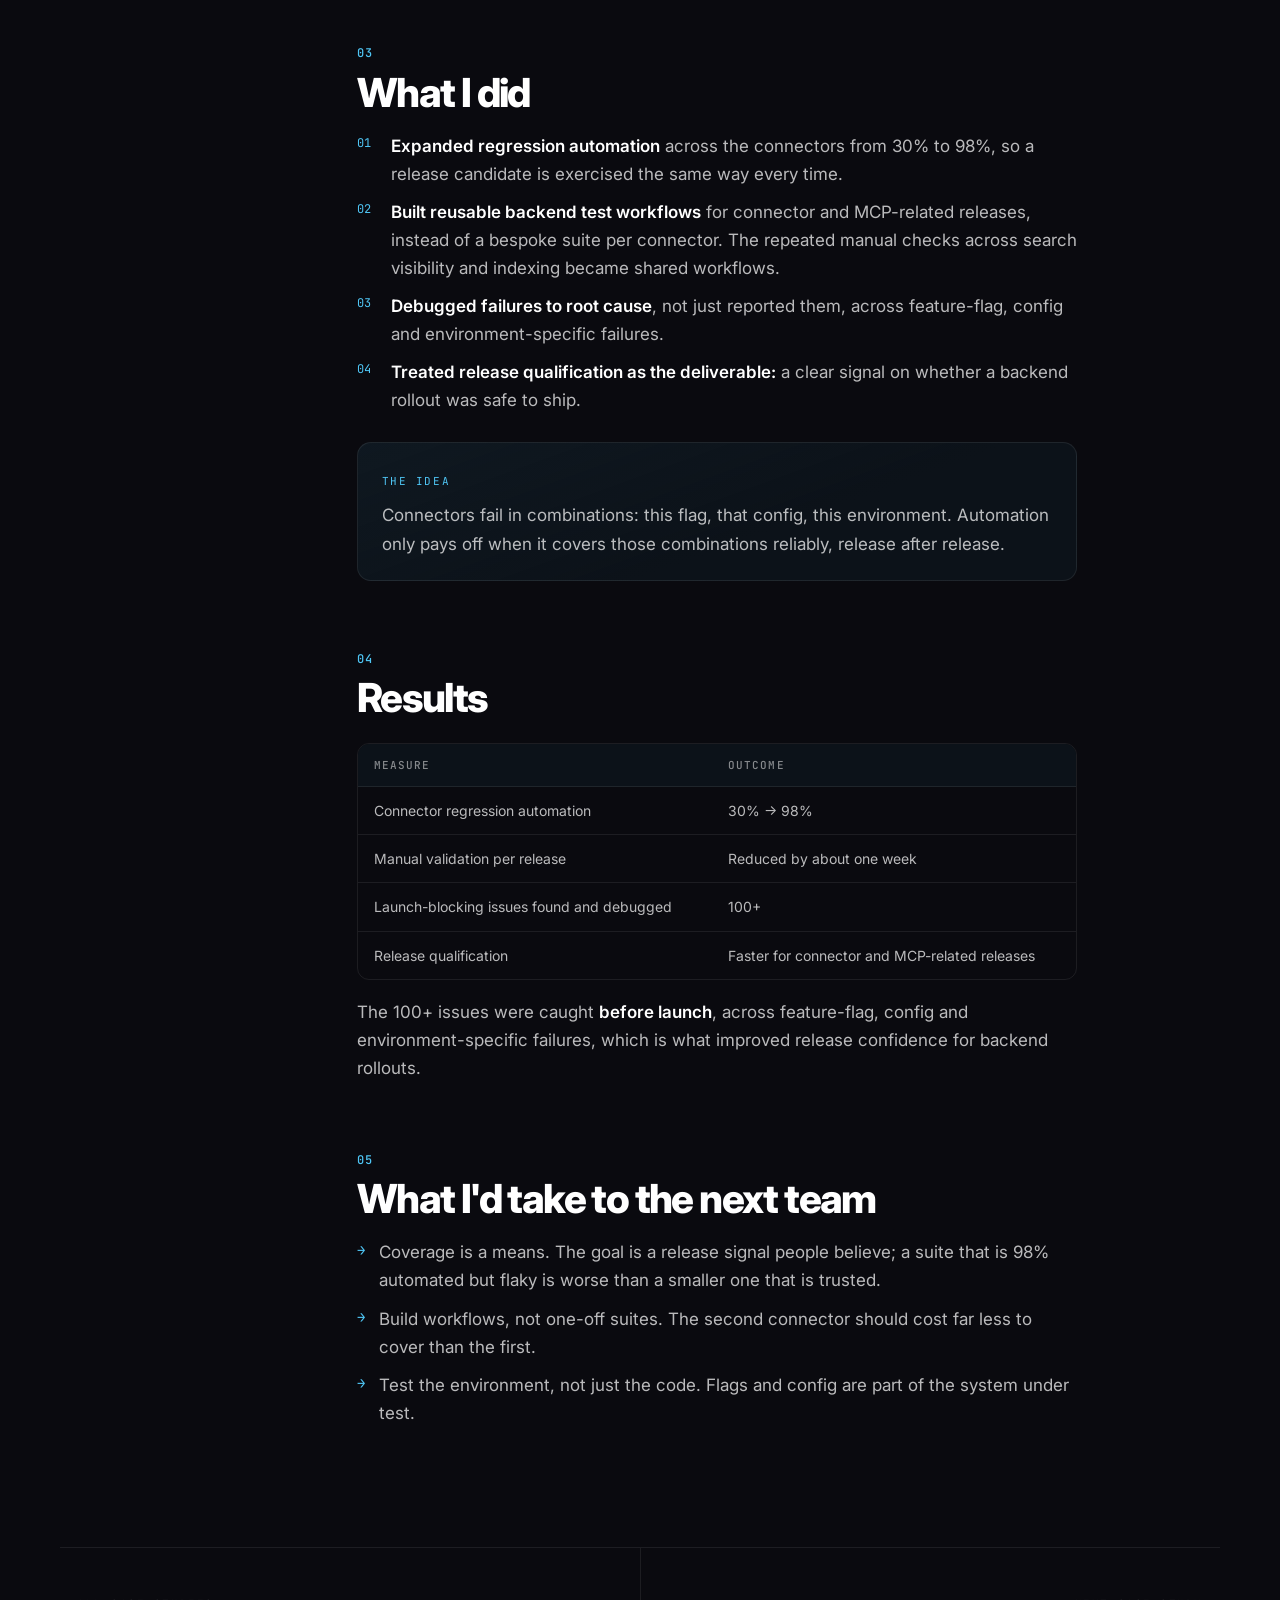
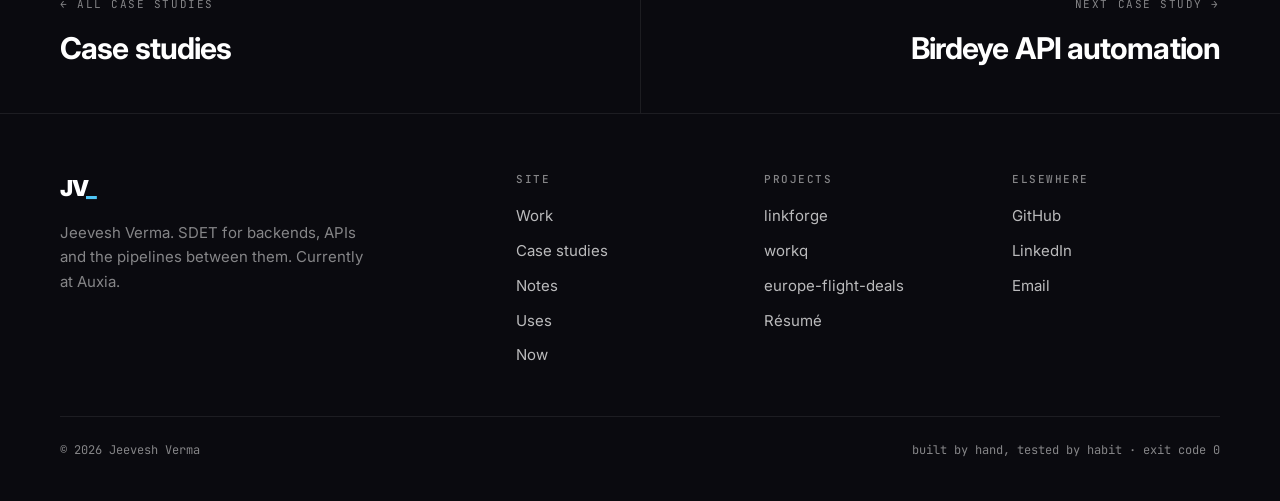
<file: case-studies/glean-connectors/index.html>
<!DOCTYPE html>
<html lang="en">
<head>
<meta charset="UTF-8">
<meta name="viewport" content="width=device-width, initial-scale=1.0">
<title>30% → 98%: connector regression at Glean — Jeevesh Verma</title>
<meta name="description" content="How Jeevesh Verma took regression automation for Glean enterprise data connectors from 30% to 98% and caught 100+ launch-blocking issues.">
<meta name="theme-color" content="#0a0a0f">
<meta property="og:title" content="30% → 98%: connector regression at Glean — Jeevesh Verma">
<meta property="og:description" content="How Jeevesh Verma took regression automation for Glean enterprise data connectors from 30% to 98% and caught 100+ launch-blocking issues.">
<meta property="og:type" content="article">
<meta property="og:url" content="https://jeeveshverma.github.io/case-studies/glean-connectors/">
<link rel="canonical" href="https://jeeveshverma.github.io/case-studies/glean-connectors/">
<link rel="icon" href="data:image/svg+xml,%3Csvg xmlns='http://www.w3.org/2000/svg' viewBox='0 0 100 100'%3E%3Crect width='100' height='100' rx='22' fill='%230a0a0f'/%3E%3Ctext x='14' y='68' font-family='Arial' font-weight='900' font-size='50' fill='%23fff'%3EJV%3C/text%3E%3Crect x='72' y='62' width='16' height='7' fill='%234fc6f5'/%3E%3C/svg%3E">
<link rel="preconnect" href="https://fonts.googleapis.com">
<link rel="preconnect" href="https://fonts.gstatic.com" crossorigin>
<link href="https://fonts.googleapis.com/css2?family=Inter:wght@300..900&family=JetBrains+Mono:wght@400;500;600&display=swap" rel="stylesheet">
<link rel="stylesheet" href="/assets/site.css">
</head>
<body>

<!-- ===== shared header: copy verbatim, set aria-current on the active section ===== -->
<header class="nav" id="nav">
  <div class="wrap nav-inner">
    <a class="logo" href="/" aria-label="Jeevesh Verma, home">JV<span>_</span></a>
    <nav class="nav-links" id="nav-links" aria-label="Primary">
      <a href="/work/">Work</a>
      <a href="/case-studies/" aria-current="page">Case studies</a>
      <a href="/notes/">Notes</a>
      <a href="/uses/">Uses</a>
      <a href="/now/">Now</a>
    </nav>
    <div class="nav-right">
      <a class="pill solid" href="/#contact">Get in touch</a>
      <button class="menu-btn" id="menu-btn" aria-label="Open menu" aria-expanded="false" aria-controls="nav-links">
        <svg viewBox="0 0 24 24" fill="none" stroke="currentColor" stroke-width="1.8" stroke-linecap="round"><path d="M4 8h16M4 16h16"/></svg>
      </button>
    </div>
  </div>
</header>
<!-- ===== /shared header ===== -->


<main>
  <section class="page-hero">
    <div class="wrap">
      <nav class="crumbs" aria-label="Breadcrumb"><a href="/">home</a><span aria-hidden="true">/</span><a href="/case-studies/">case studies</a><span aria-hidden="true">/</span><span>glean-connectors</span></nav>
      <span class="eyebrow">Case study 01 · Glean · 2025–2026</span>
      <h1 style="margin-top:20px">30% <span class="us">→</span> <span class="grad">98%</span><span class="us">_</span></h1>
      <p class="lede">Owning release quality for enterprise data connectors, and turning a mostly manual qualification into an automated regression the team could trust.</p>
      <div class="hero-actions">
        <a class="pill solid" href="/resume/">Full résumé
          <svg viewBox="0 0 16 16" fill="none" stroke="currentColor" stroke-width="1.6"><path d="M4 12 12 4M6 4h6v6"/></svg></a>
        <a class="pill" href="/#contact">Get in touch</a>
      </div>
      <div class="metrics">
        <div class="metric"><b>30→98%</b><span>Regression automation</span></div>
        <div class="metric"><b>100+</b><span>Launch-blocking issues</span></div>
        <div class="metric"><b>5+</b><span>Connectors owned</span></div>
        <div class="metric"><b>~1 wk</b><span>Manual validation saved per release</span></div>
      </div>
    </div>
  </section>

  <div class="wrap article">
    <aside class="toc" aria-label="On this page">
      <h2>On this page</h2>
      <ol>
        <li><a href="#context">Context</a></li>
        <li><a href="#problem">The problem</a></li>
        <li><a href="#approach">What I did</a></li>
        <li><a href="#results">Results</a></li>
        <li><a href="#takeaways">What I'd take to the next team</a></li>
      </ol>
    </aside>

    <article class="prose">
      <section id="context" class="reveal">
        <h2><span class="n">01</span>Context</h2>
        <p>At Glean I was the SDET for backend data connectors, the integrations that pull content from tools a company already uses so it can be searched. I led QA for <strong>5+ connectors</strong>, including <strong>Google Drive, Greenhouse, Notion, Tableau and Workday</strong>.</p>
        <p>Owning a connector meant owning its release validation end to end:</p>
        <ul>
          <li><strong>Crawling</strong>, including incremental crawls</li>
          <li><strong>Indexing</strong>, and whether content is visible in search results</li>
          <li><strong>Authentication</strong> and <strong>permissions</strong>, including multi-user access</li>
          <li><strong>MCP</strong> (Model Context Protocol) related workflows</li>
        </ul>
      </section>

      <section id="problem" class="reveal">
        <h2><span class="n">02</span>The problem</h2>
        <p>When I started, only <strong>30%</strong> of connector regression was automated. Everything else was checked by hand before a release, which made qualification slow and repetitive: the same search-visibility and indexing checks, run again for every connector, every release.</p>
        <p>Manual checking also has a ceiling on what it catches. Many connector failures only show up under a particular feature flag, config or environment, and those combinations are exactly what a person running a checklist tends to miss.</p>
      </section>

      <section id="approach" class="reveal">
        <h2><span class="n">03</span>What I did</h2>
        <ol>
          <li><strong>Expanded regression automation</strong> across the connectors from 30% to 98%, so a release candidate is exercised the same way every time.</li>
          <li><strong>Built reusable backend test workflows</strong> for connector and MCP-related releases, instead of a bespoke suite per connector. The repeated manual checks across search visibility and indexing became shared workflows.</li>
          <li><strong>Debugged failures to root cause</strong>, not just reported them, across feature-flag, config and environment-specific failures.</li>
          <li><strong>Treated release qualification as the deliverable:</strong> a clear signal on whether a backend rollout was safe to ship.</li>
        </ol>
        <div class="callout"><span class="label">The idea</span><p>Connectors fail in combinations: this flag, that config, this environment. Automation only pays off when it covers those combinations reliably, release after release.</p></div>
      </section>

      <section id="results" class="reveal">
        <h2><span class="n">04</span>Results</h2>
        <div class="table"><table>
          <thead><tr><th>Measure</th><th>Outcome</th></tr></thead>
          <tbody>
            <tr><td>Connector regression automation</td><td>30% → 98%</td></tr>
            <tr><td>Manual validation per release</td><td>Reduced by about one week</td></tr>
            <tr><td>Launch-blocking issues found and debugged</td><td>100+</td></tr>
            <tr><td>Release qualification</td><td>Faster for connector and MCP-related releases</td></tr>
          </tbody>
        </table></div>
        <p>The 100+ issues were caught <strong>before launch</strong>, across feature-flag, config and environment-specific failures, which is what improved release confidence for backend rollouts.</p>
      </section>

      <section id="takeaways" class="reveal">
        <h2><span class="n">05</span>What I'd take to the next team</h2>
        <ul>
          <li>Coverage is a means. The goal is a release signal people believe; a suite that is 98% automated but flaky is worse than a smaller one that is trusted.</li>
          <li>Build workflows, not one-off suites. The second connector should cost far less to cover than the first.</li>
          <li>Test the environment, not just the code. Flags and config are part of the system under test.</li>
        </ul>
      </section>
    </article>
  </div>

  <div class="wrap">
    <nav class="pager" aria-label="More case studies">
      <a href="/case-studies/"><span>← All case studies</span><b>Case studies</b></a>
      <a href="/case-studies/birdeye-api-automation/"><span>Next case study →</span><b>Birdeye API automation</b></a>
    </nav>
  </div>
</main>

<!-- ===== shared footer: copy verbatim ===== -->
<footer>
  <div class="wrap">
    <div class="foot-grid">
      <div><a class="logo" href="/">JV<span>_</span></a><p class="blurb">Jeevesh Verma. SDET for backends, APIs and the pipelines between them. Currently at Auxia.</p></div>
      <div><h4>Site</h4><ul><li><a href="/work/">Work</a></li><li><a href="/case-studies/">Case studies</a></li><li><a href="/notes/">Notes</a></li><li><a href="/uses/">Uses</a></li><li><a href="/now/">Now</a></li></ul></div>
      <div><h4>Projects</h4><ul><li><a href="/work/linkforge/">linkforge</a></li><li><a href="/work/workq/">workq</a></li><li><a href="/work/europe-flight-deals/">europe-flight-deals</a></li><li><a href="/resume/">Résumé</a></li></ul></div>
      <div><h4>Elsewhere</h4><ul><li><a href="https://github.com/jeeveshverma">GitHub</a></li><li><a href="https://linkedin.com/in/jeeveshverma">LinkedIn</a></li><li><a href="mailto:jeeveshverma2@gmail.com">Email</a></li></ul></div>
    </div>
    <div class="legal"><span>© 2026 Jeevesh Verma</span><span>built by hand, tested by habit · exit code 0</span></div>
  </div>
</footer>
<!-- ===== /shared footer ===== -->


<script src="/assets/site.js"></script>
</body>
</html>
</file>
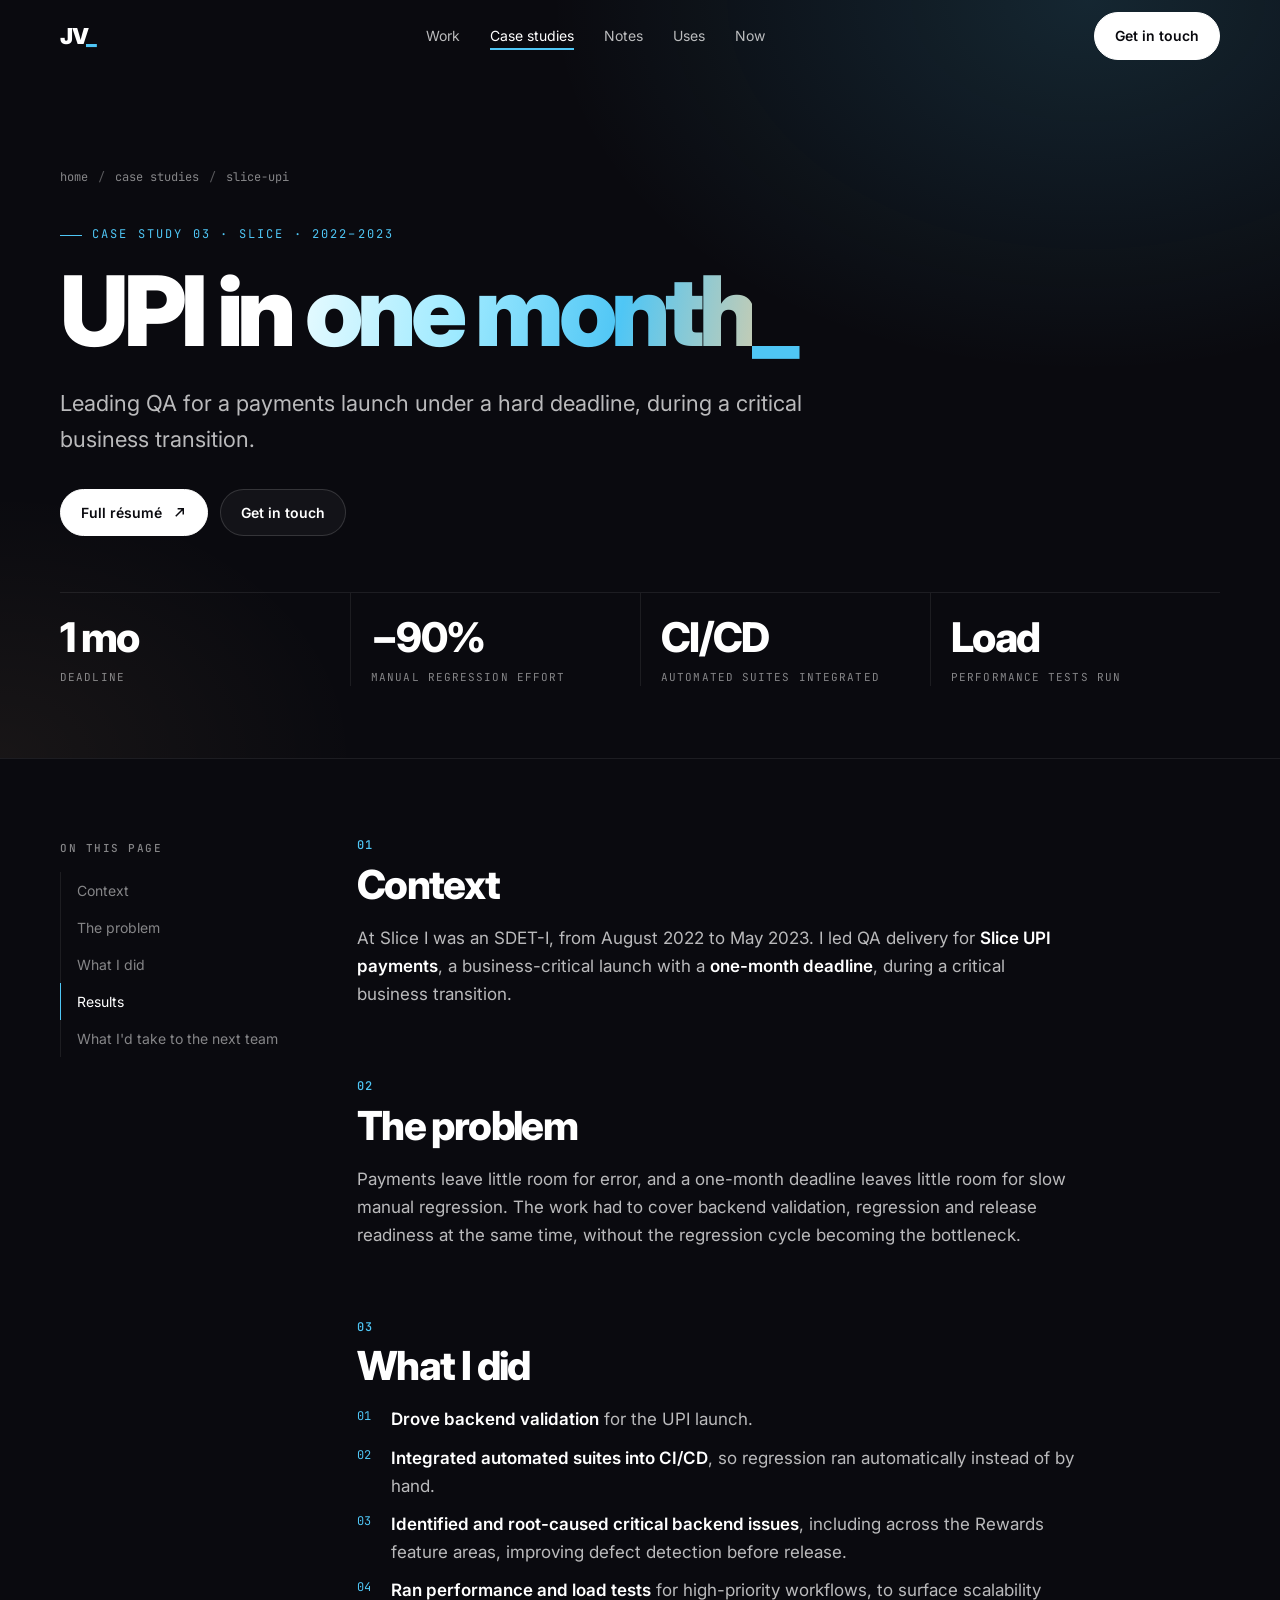
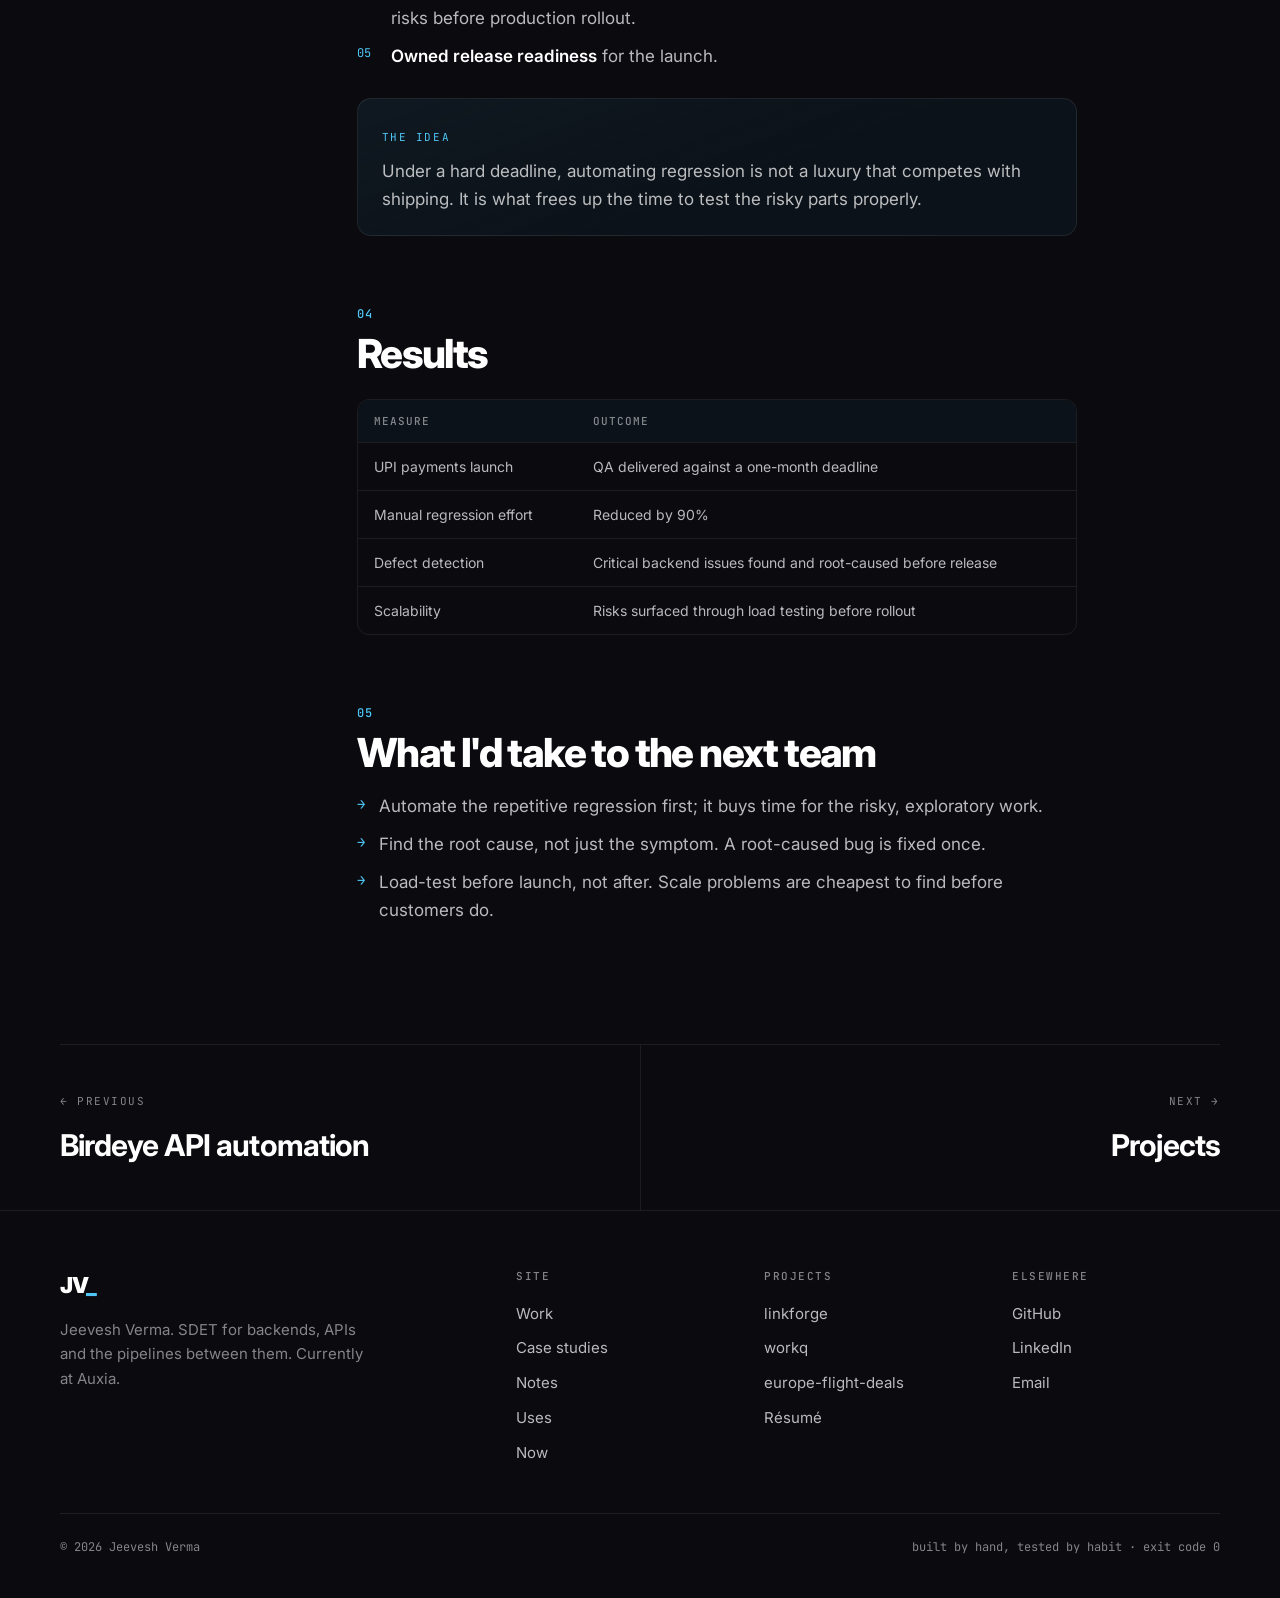
<file: case-studies/slice-upi/index.html>
<!DOCTYPE html>
<html lang="en">
<head>
<meta charset="UTF-8">
<meta name="viewport" content="width=device-width, initial-scale=1.0">
<title>Shipping Slice UPI payments in one month — Jeevesh Verma</title>
<meta name="description" content="How Jeevesh Verma led QA for Slice UPI payments under a one-month deadline and cut manual regression effort by 90%.">
<meta name="theme-color" content="#0a0a0f">
<meta property="og:title" content="Shipping Slice UPI payments in one month — Jeevesh Verma">
<meta property="og:description" content="How Jeevesh Verma led QA for Slice UPI payments under a one-month deadline and cut manual regression effort by 90%.">
<meta property="og:type" content="article">
<meta property="og:url" content="https://jeeveshverma.github.io/case-studies/slice-upi/">
<link rel="canonical" href="https://jeeveshverma.github.io/case-studies/slice-upi/">
<link rel="icon" href="data:image/svg+xml,%3Csvg xmlns='http://www.w3.org/2000/svg' viewBox='0 0 100 100'%3E%3Crect width='100' height='100' rx='22' fill='%230a0a0f'/%3E%3Ctext x='14' y='68' font-family='Arial' font-weight='900' font-size='50' fill='%23fff'%3EJV%3C/text%3E%3Crect x='72' y='62' width='16' height='7' fill='%234fc6f5'/%3E%3C/svg%3E">
<link rel="preconnect" href="https://fonts.googleapis.com">
<link rel="preconnect" href="https://fonts.gstatic.com" crossorigin>
<link href="https://fonts.googleapis.com/css2?family=Inter:wght@300..900&family=JetBrains+Mono:wght@400;500;600&display=swap" rel="stylesheet">
<link rel="stylesheet" href="/assets/site.css">
</head>
<body>

<!-- ===== shared header: copy verbatim, set aria-current on the active section ===== -->
<header class="nav" id="nav">
  <div class="wrap nav-inner">
    <a class="logo" href="/" aria-label="Jeevesh Verma, home">JV<span>_</span></a>
    <nav class="nav-links" id="nav-links" aria-label="Primary">
      <a href="/work/">Work</a>
      <a href="/case-studies/" aria-current="page">Case studies</a>
      <a href="/notes/">Notes</a>
      <a href="/uses/">Uses</a>
      <a href="/now/">Now</a>
    </nav>
    <div class="nav-right">
      <a class="pill solid" href="/#contact">Get in touch</a>
      <button class="menu-btn" id="menu-btn" aria-label="Open menu" aria-expanded="false" aria-controls="nav-links">
        <svg viewBox="0 0 24 24" fill="none" stroke="currentColor" stroke-width="1.8" stroke-linecap="round"><path d="M4 8h16M4 16h16"/></svg>
      </button>
    </div>
  </div>
</header>
<!-- ===== /shared header ===== -->


<main>
  <section class="page-hero">
    <div class="wrap">
      <nav class="crumbs" aria-label="Breadcrumb"><a href="/">home</a><span aria-hidden="true">/</span><a href="/case-studies/">case studies</a><span aria-hidden="true">/</span><span>slice-upi</span></nav>
      <span class="eyebrow">Case study 03 · Slice · 2022–2023</span>
      <h1 style="margin-top:20px">UPI in <span class="grad">one month</span><span class="us">_</span></h1>
      <p class="lede">Leading QA for a payments launch under a hard deadline, during a critical business transition.</p>
      <div class="hero-actions">
        <a class="pill solid" href="/resume/">Full résumé
          <svg viewBox="0 0 16 16" fill="none" stroke="currentColor" stroke-width="1.6"><path d="M4 12 12 4M6 4h6v6"/></svg></a>
        <a class="pill" href="/#contact">Get in touch</a>
      </div>
      <div class="metrics">
        <div class="metric"><b>1 mo</b><span>Deadline</span></div>
        <div class="metric"><b>−90%</b><span>Manual regression effort</span></div>
        <div class="metric"><b>CI/CD</b><span>Automated suites integrated</span></div>
        <div class="metric"><b>Load</b><span>Performance tests run</span></div>
      </div>
    </div>
  </section>

  <div class="wrap article">
    <aside class="toc" aria-label="On this page">
      <h2>On this page</h2>
      <ol>
        <li><a href="#context">Context</a></li>
        <li><a href="#problem">The problem</a></li>
        <li><a href="#approach">What I did</a></li>
        <li><a href="#results">Results</a></li>
        <li><a href="#takeaways">What I'd take to the next team</a></li>
      </ol>
    </aside>

    <article class="prose">
      <section id="context" class="reveal">
        <h2><span class="n">01</span>Context</h2>
        <p>At Slice I was an SDET-I, from August 2022 to May 2023. I led QA delivery for <strong>Slice UPI payments</strong>, a business-critical launch with a <strong>one-month deadline</strong>, during a critical business transition.</p>
      </section>

      <section id="problem" class="reveal">
        <h2><span class="n">02</span>The problem</h2>
        <p>Payments leave little room for error, and a one-month deadline leaves little room for slow manual regression. The work had to cover backend validation, regression and release readiness at the same time, without the regression cycle becoming the bottleneck.</p>
      </section>

      <section id="approach" class="reveal">
        <h2><span class="n">03</span>What I did</h2>
        <ol>
          <li><strong>Drove backend validation</strong> for the UPI launch.</li>
          <li><strong>Integrated automated suites into CI/CD</strong>, so regression ran automatically instead of by hand.</li>
          <li><strong>Identified and root-caused critical backend issues</strong>, including across the Rewards feature areas, improving defect detection before release.</li>
          <li><strong>Ran performance and load tests</strong> for high-priority workflows, to surface scalability risks before production rollout.</li>
          <li><strong>Owned release readiness</strong> for the launch.</li>
        </ol>
        <div class="callout"><span class="label">The idea</span><p>Under a hard deadline, automating regression is not a luxury that competes with shipping. It is what frees up the time to test the risky parts properly.</p></div>
      </section>

      <section id="results" class="reveal">
        <h2><span class="n">04</span>Results</h2>
        <div class="table"><table>
          <thead><tr><th>Measure</th><th>Outcome</th></tr></thead>
          <tbody>
            <tr><td>UPI payments launch</td><td>QA delivered against a one-month deadline</td></tr>
            <tr><td>Manual regression effort</td><td>Reduced by 90%</td></tr>
            <tr><td>Defect detection</td><td>Critical backend issues found and root-caused before release</td></tr>
            <tr><td>Scalability</td><td>Risks surfaced through load testing before rollout</td></tr>
          </tbody>
        </table></div>
      </section>

      <section id="takeaways" class="reveal">
        <h2><span class="n">05</span>What I'd take to the next team</h2>
        <ul>
          <li>Automate the repetitive regression first; it buys time for the risky, exploratory work.</li>
          <li>Find the root cause, not just the symptom. A root-caused bug is fixed once.</li>
          <li>Load-test before launch, not after. Scale problems are cheapest to find before customers do.</li>
        </ul>
      </section>
    </article>
  </div>

  <div class="wrap">
    <nav class="pager" aria-label="More case studies">
      <a href="/case-studies/birdeye-api-automation/"><span>← Previous</span><b>Birdeye API automation</b></a>
      <a href="/work/"><span>Next →</span><b>Projects</b></a>
    </nav>
  </div>
</main>

<!-- ===== shared footer: copy verbatim ===== -->
<footer>
  <div class="wrap">
    <div class="foot-grid">
      <div><a class="logo" href="/">JV<span>_</span></a><p class="blurb">Jeevesh Verma. SDET for backends, APIs and the pipelines between them. Currently at Auxia.</p></div>
      <div><h4>Site</h4><ul><li><a href="/work/">Work</a></li><li><a href="/case-studies/">Case studies</a></li><li><a href="/notes/">Notes</a></li><li><a href="/uses/">Uses</a></li><li><a href="/now/">Now</a></li></ul></div>
      <div><h4>Projects</h4><ul><li><a href="/work/linkforge/">linkforge</a></li><li><a href="/work/workq/">workq</a></li><li><a href="/work/europe-flight-deals/">europe-flight-deals</a></li><li><a href="/resume/">Résumé</a></li></ul></div>
      <div><h4>Elsewhere</h4><ul><li><a href="https://github.com/jeeveshverma">GitHub</a></li><li><a href="https://linkedin.com/in/jeeveshverma">LinkedIn</a></li><li><a href="mailto:jeeveshverma2@gmail.com">Email</a></li></ul></div>
    </div>
    <div class="legal"><span>© 2026 Jeevesh Verma</span><span>built by hand, tested by habit · exit code 0</span></div>
  </div>
</footer>
<!-- ===== /shared footer ===== -->


<script src="/assets/site.js"></script>
</body>
</html>
</file>
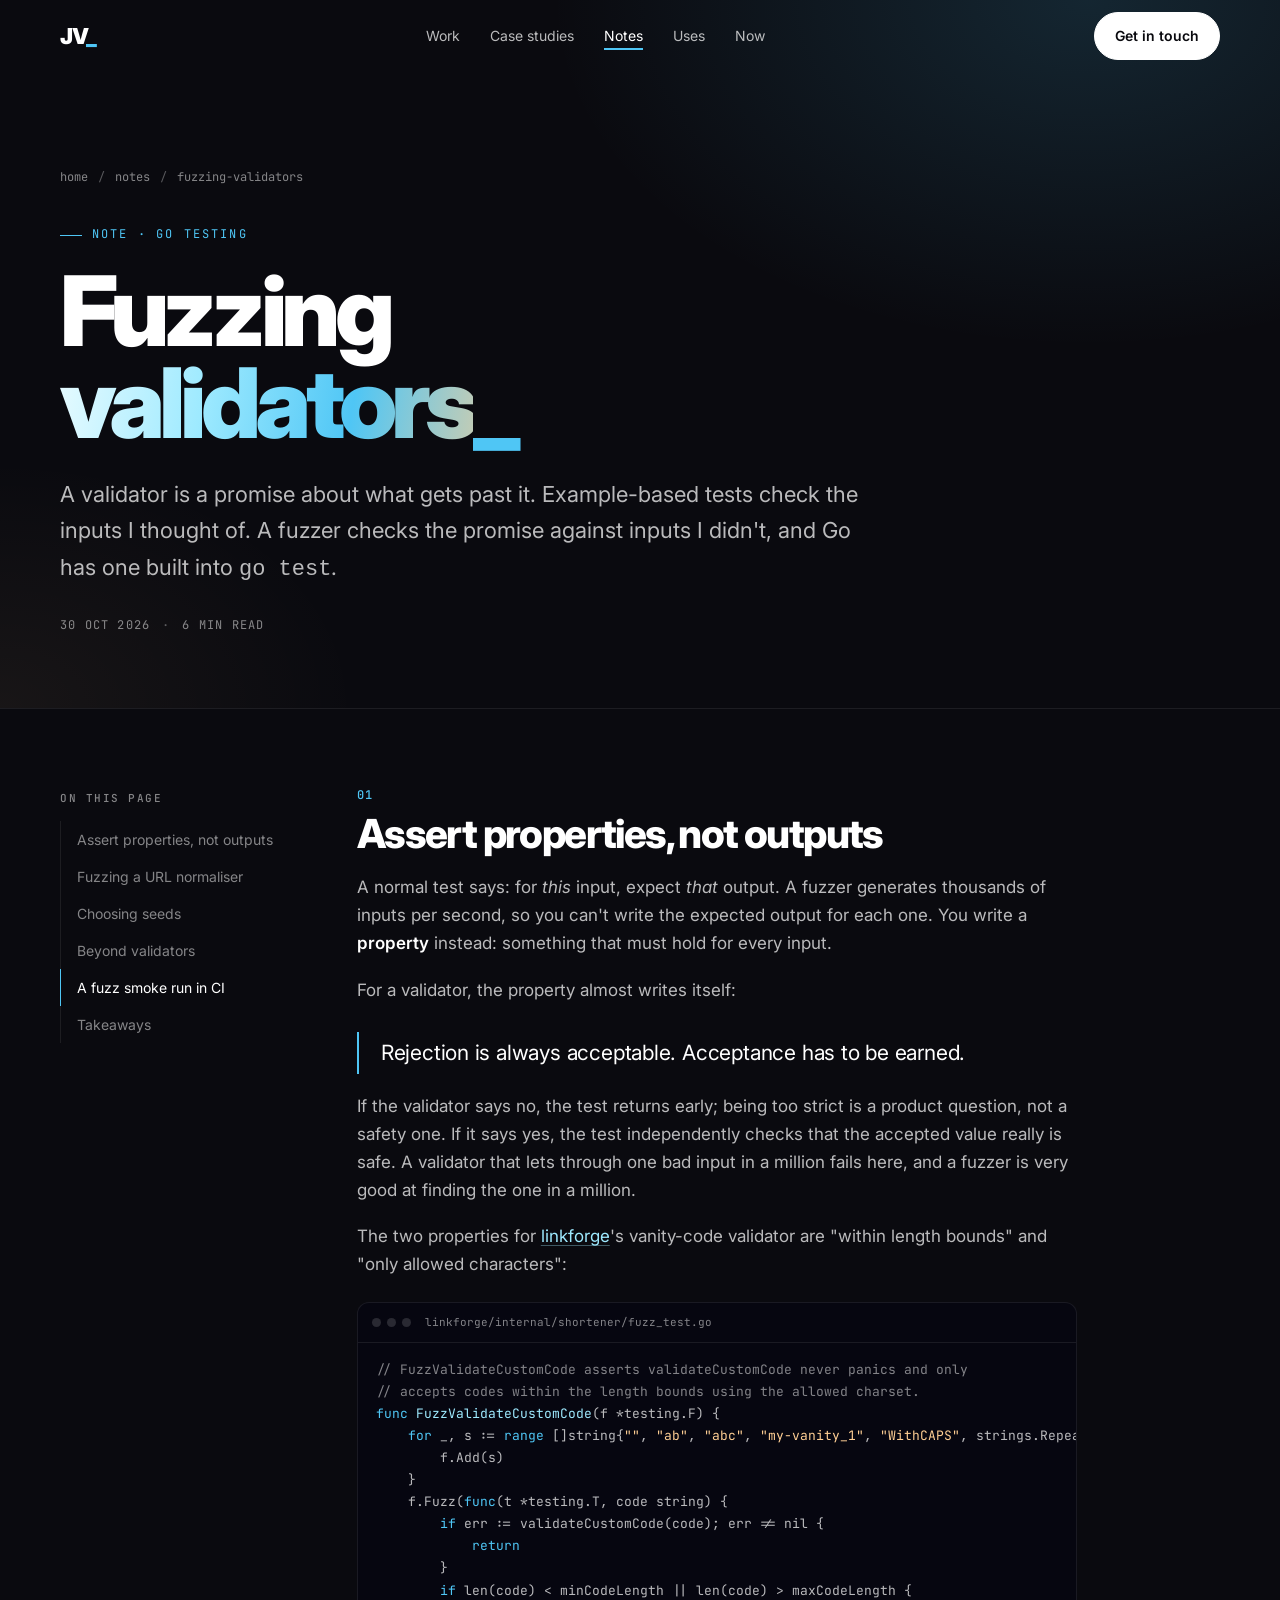
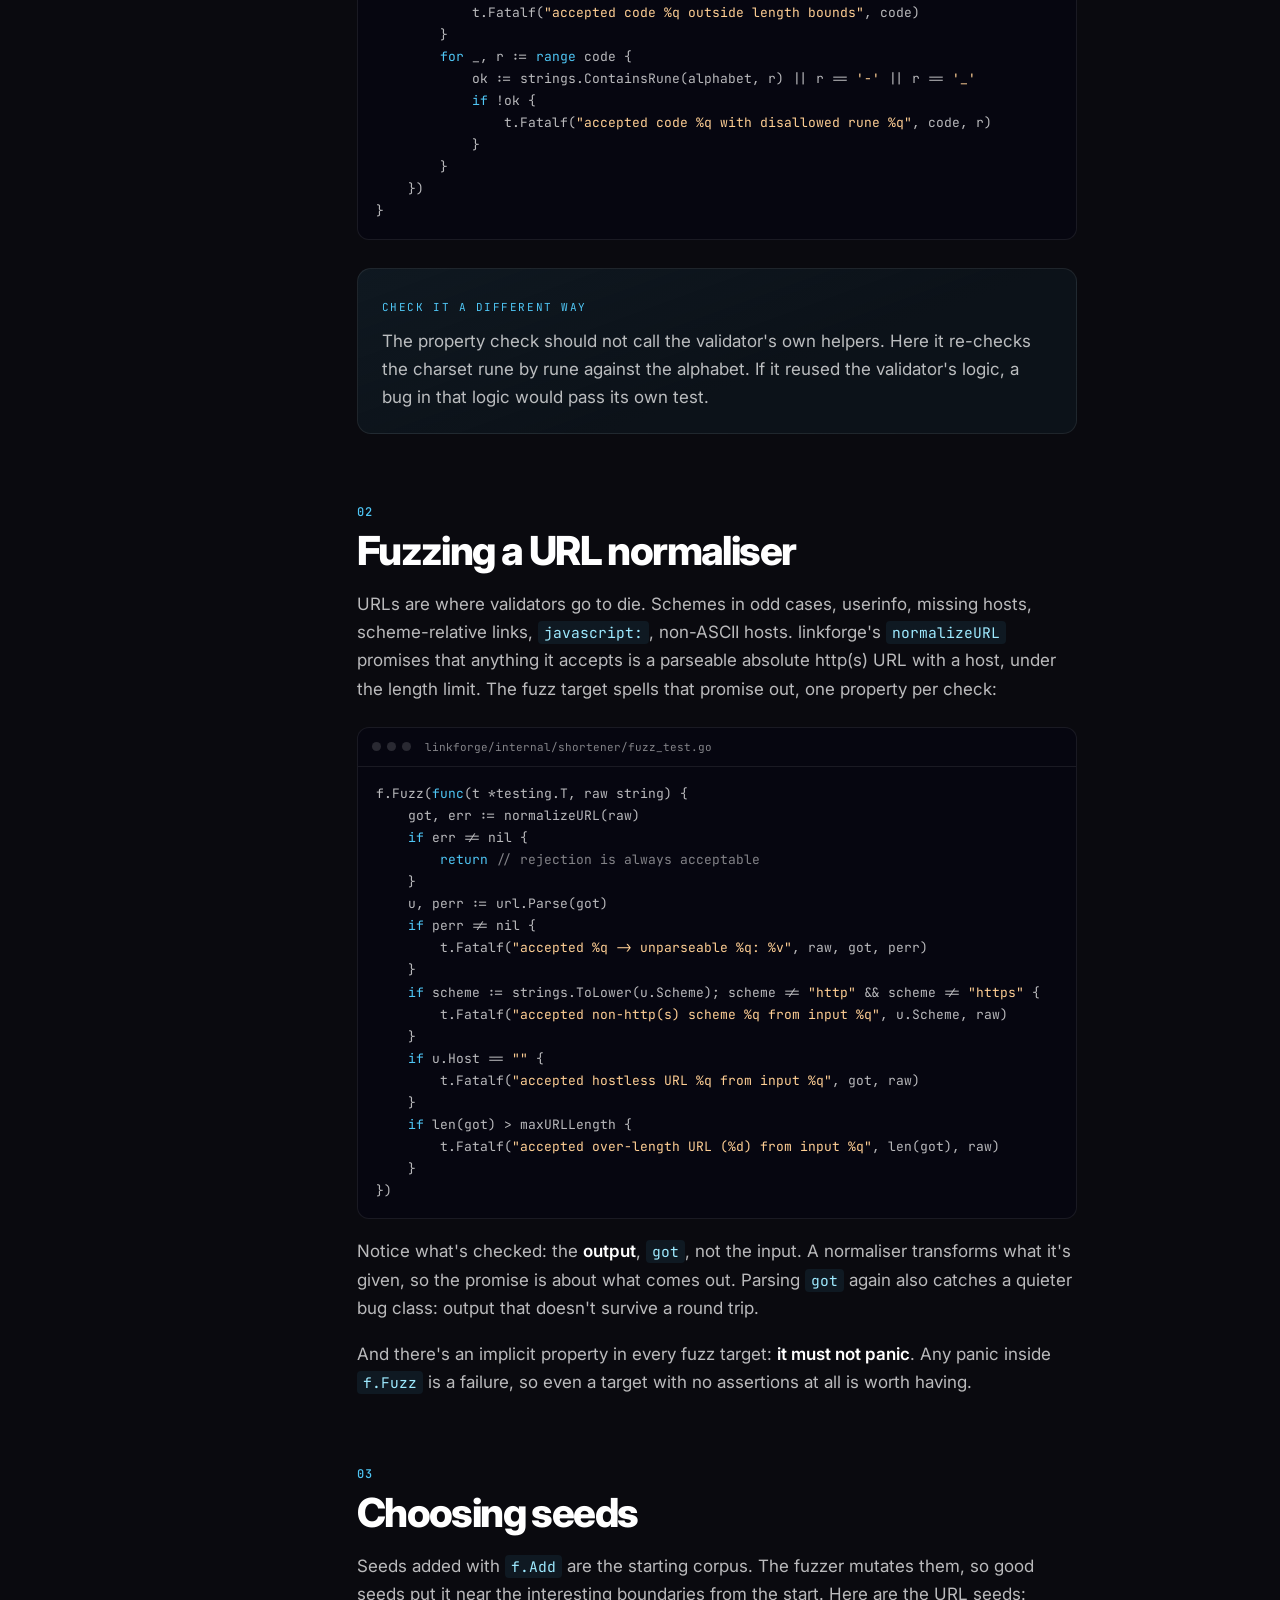
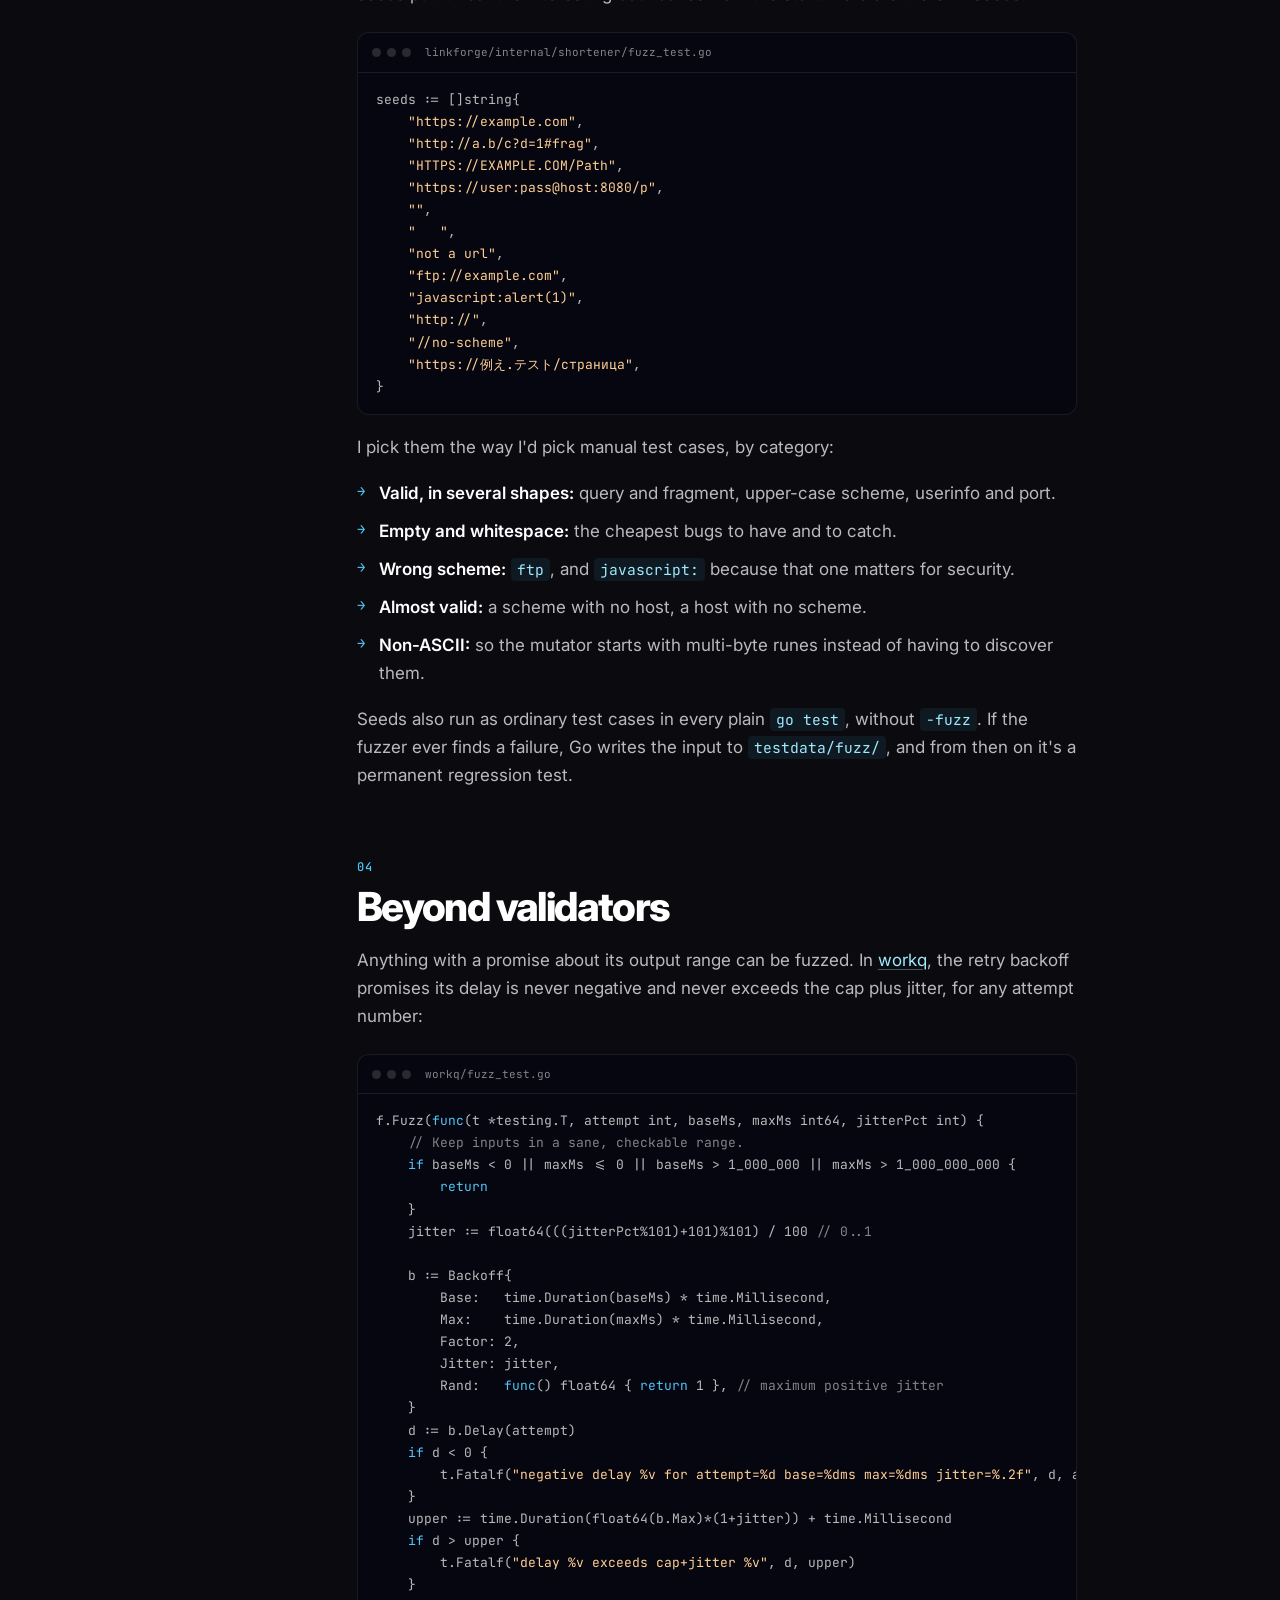
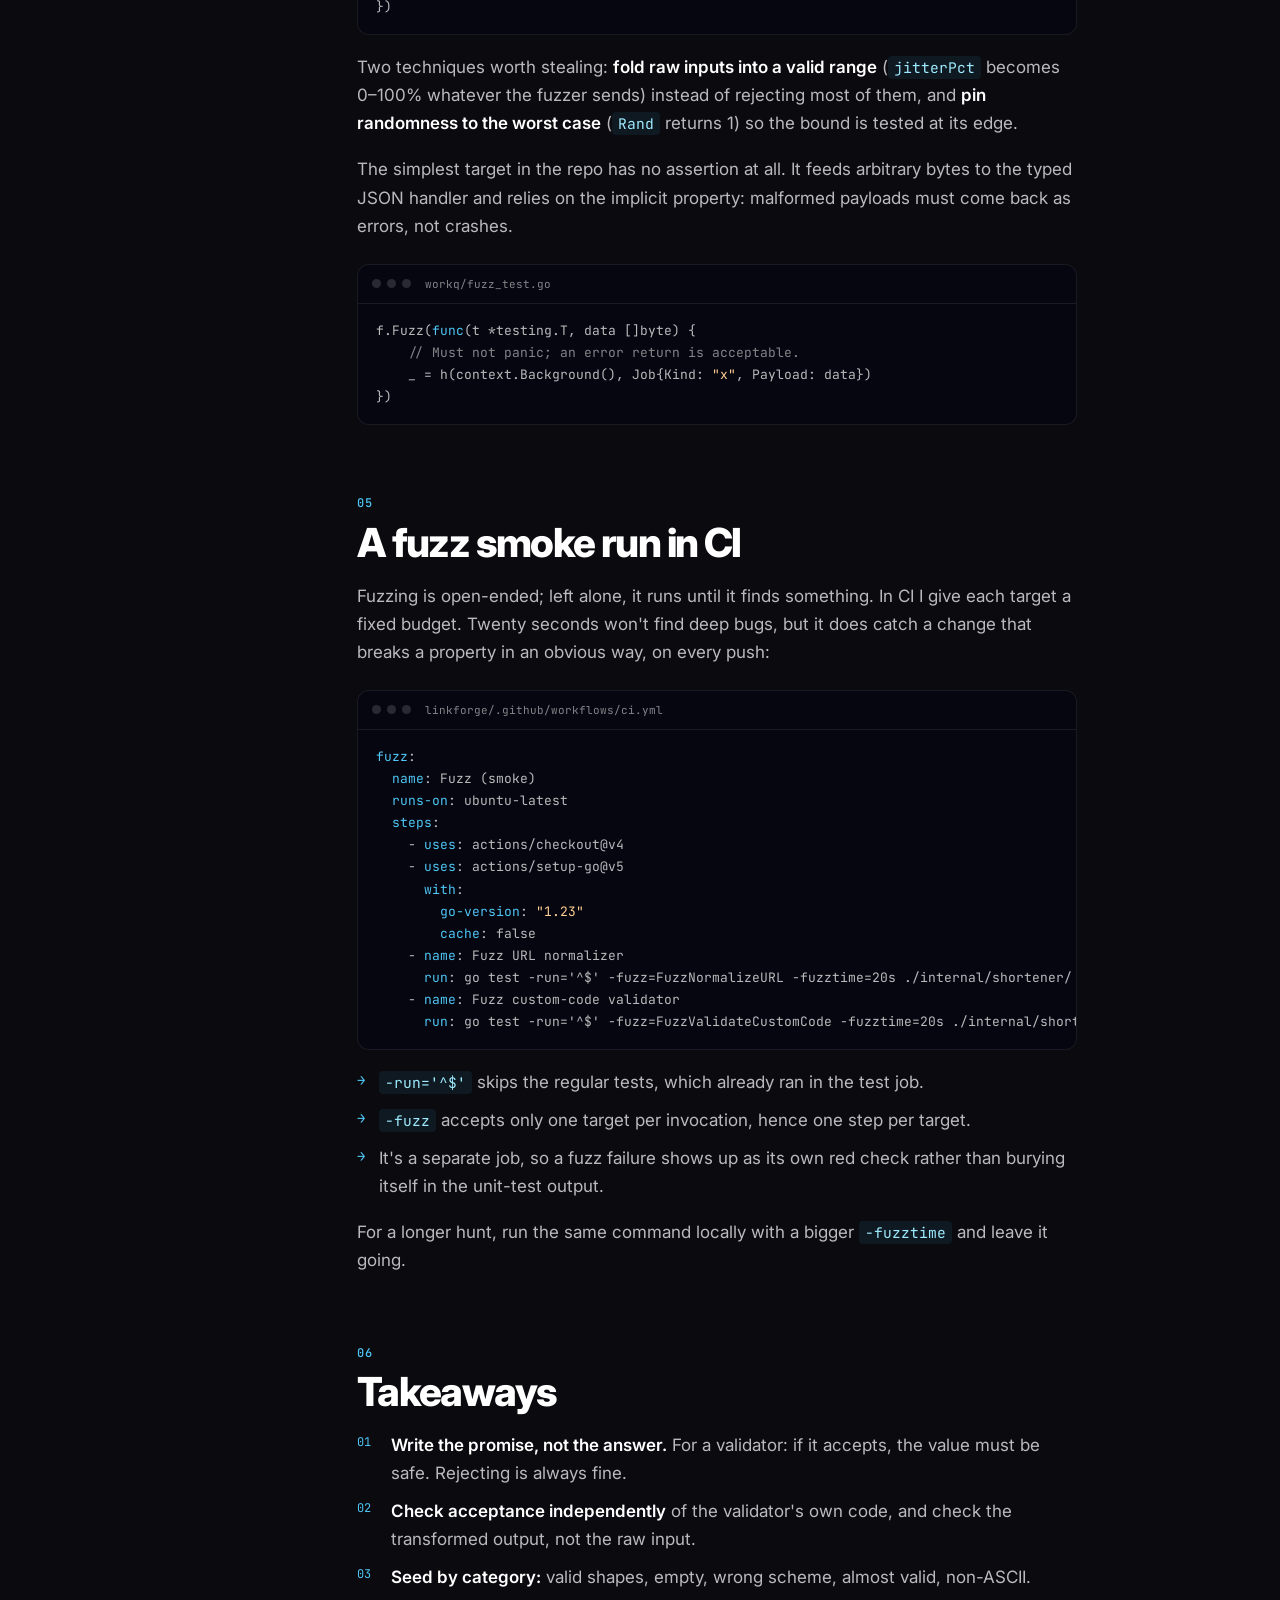
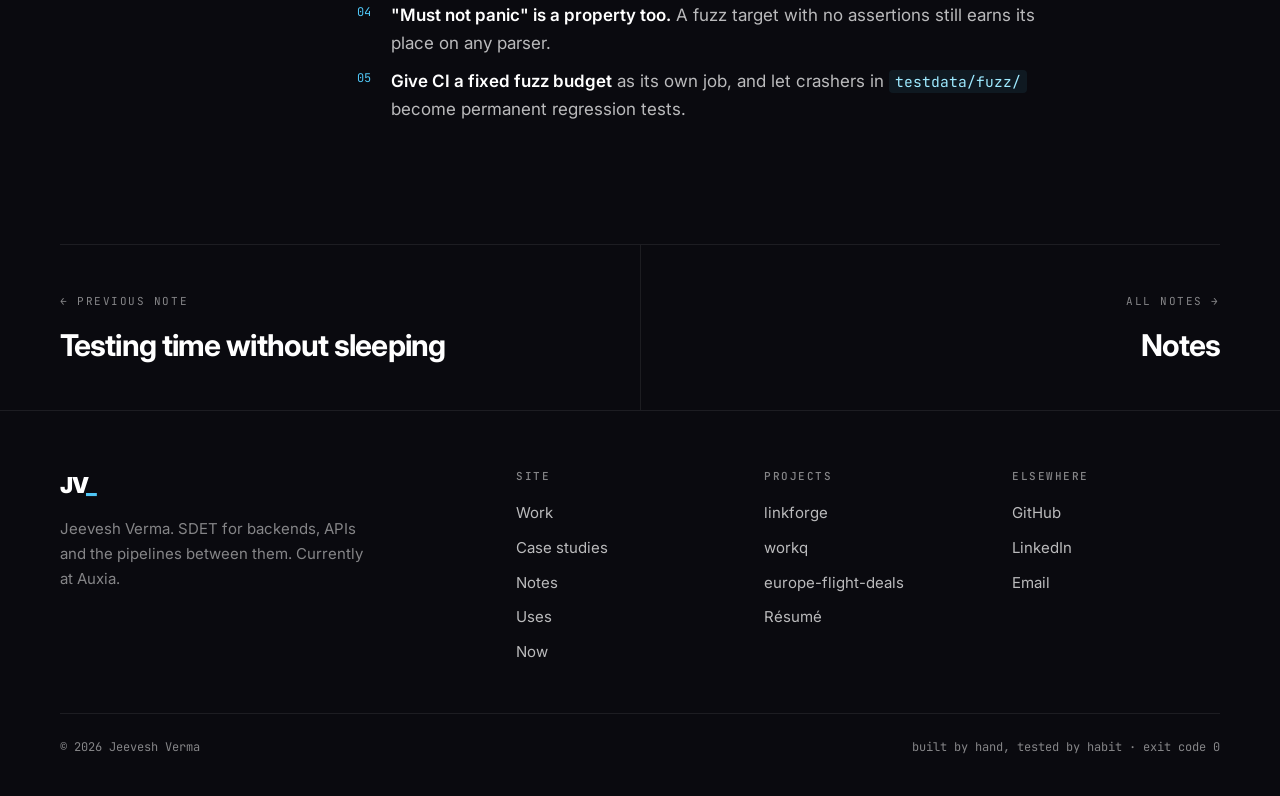
<file: notes/fuzzing-validators/index.html>
<!DOCTYPE html>
<html lang="en">
<head>
<meta charset="UTF-8">
<meta name="viewport" content="width=device-width, initial-scale=1.0">
<title>Fuzzing validators in Go — Jeevesh Verma</title>
<meta name="description" content="Property-based fuzzing of input validators with Go's native fuzzer: seeds, the 'rejection is always acceptable' property, and a 20-second fuzz smoke run in CI. Real examples from linkforge and workq.">
<meta name="theme-color" content="#0a0a0f">
<meta property="og:title" content="Fuzzing validators in Go — Jeevesh Verma">
<meta property="og:description" content="Don't assert outputs, assert properties: if the validator accepts it, it must be safe.">
<meta property="og:type" content="article">
<meta property="og:url" content="https://jeeveshverma.github.io/notes/fuzzing-validators/">
<link rel="canonical" href="https://jeeveshverma.github.io/notes/fuzzing-validators/">
<link rel="icon" href="data:image/svg+xml,%3Csvg xmlns='http://www.w3.org/2000/svg' viewBox='0 0 100 100'%3E%3Crect width='100' height='100' rx='22' fill='%230a0a0f'/%3E%3Ctext x='14' y='68' font-family='Arial' font-weight='900' font-size='50' fill='%23fff'%3EJV%3C/text%3E%3Crect x='72' y='62' width='16' height='7' fill='%234fc6f5'/%3E%3C/svg%3E">
<link rel="preconnect" href="https://fonts.googleapis.com">
<link rel="preconnect" href="https://fonts.gstatic.com" crossorigin>
<link href="https://fonts.googleapis.com/css2?family=Inter:wght@300..900&family=JetBrains+Mono:wght@400;500;600&display=swap" rel="stylesheet">
<link rel="stylesheet" href="/assets/site.css">
<style>
  .post-meta { margin-top: 28px; font-family: var(--mono); font-size: 12px; letter-spacing: .1em; text-transform: uppercase; color: var(--muted); display: flex; gap: 12px; flex-wrap: wrap; }
  .post-meta span + span::before { content: "·"; margin-right: 12px; color: var(--faint); }
</style>
</head>
<body>

<!-- ===== shared header: copy verbatim, set aria-current on the active section ===== -->
<header class="nav" id="nav">
  <div class="wrap nav-inner">
    <a class="logo" href="/" aria-label="Jeevesh Verma, home">JV<span>_</span></a>
    <nav class="nav-links" id="nav-links" aria-label="Primary">
      <a href="/work/">Work</a>
      <a href="/case-studies/">Case studies</a>
      <a href="/notes/" aria-current="page">Notes</a>
      <a href="/uses/">Uses</a>
      <a href="/now/">Now</a>
    </nav>
    <div class="nav-right">
      <a class="pill solid" href="/#contact">Get in touch</a>
      <button class="menu-btn" id="menu-btn" aria-label="Open menu" aria-expanded="false" aria-controls="nav-links">
        <svg viewBox="0 0 24 24" fill="none" stroke="currentColor" stroke-width="1.8" stroke-linecap="round"><path d="M4 8h16M4 16h16"/></svg>
      </button>
    </div>
  </div>
</header>
<!-- ===== /shared header ===== -->

<main>
  <section class="page-hero">
    <div class="wrap">
      <nav class="crumbs" aria-label="Breadcrumb"><a href="/">home</a><span aria-hidden="true">/</span><a href="/notes/">notes</a><span aria-hidden="true">/</span><span>fuzzing-validators</span></nav>
      <span class="eyebrow">Note · Go testing</span>
      <h1 style="margin-top:20px">Fuzzing<br><span class="grad">validators</span><span class="us">_</span></h1>
      <p class="lede">A validator is a promise about what gets past it. Example-based tests check the inputs I thought of. A fuzzer checks the promise against inputs I didn't, and Go has one built into <code>go test</code>.</p>
      <p class="post-meta"><span>30 Oct 2026</span><span>6 min read</span></p>
    </div>
  </section>

  <div class="wrap article">
    <aside class="toc" aria-label="On this page">
      <h2>On this page</h2>
      <ol>
        <li><a href="#properties">Assert properties, not outputs</a></li>
        <li><a href="#url">Fuzzing a URL normaliser</a></li>
        <li><a href="#seeds">Choosing seeds</a></li>
        <li><a href="#beyond">Beyond validators</a></li>
        <li><a href="#ci">A fuzz smoke run in CI</a></li>
        <li><a href="#takeaways">Takeaways</a></li>
      </ol>
    </aside>

    <article class="prose">
      <section id="properties" class="reveal">
        <h2><span class="n">01</span>Assert properties, not outputs</h2>
        <p>A normal test says: for <em>this</em> input, expect <em>that</em> output. A fuzzer generates thousands of inputs per second, so you can't write the expected output for each one. You write a <strong>property</strong> instead: something that must hold for every input.</p>
        <p>For a validator, the property almost writes itself:</p>
        <blockquote>Rejection is always acceptable. Acceptance has to be earned.</blockquote>
        <p>If the validator says no, the test returns early; being too strict is a product question, not a safety one. If it says yes, the test independently checks that the accepted value really is safe. A validator that lets through one bad input in a million fails here, and a fuzzer is very good at finding the one in a million.</p>
        <p>The two properties for <a href="/work/linkforge/">linkforge</a>'s vanity-code validator are "within length bounds" and "only allowed characters":</p>
        <div class="code"><div class="bar"><i></i><i></i><i></i>linkforge/internal/shortener/fuzz_test.go</div>
<pre><code><span class="c">// FuzzValidateCustomCode asserts validateCustomCode never panics and only
// accepts codes within the length bounds using the allowed charset.</span>
<span class="k">func</span> <span class="f">FuzzValidateCustomCode</span>(f *testing.F) {
    <span class="k">for</span> _, s := <span class="k">range</span> []string{<span class="s">""</span>, <span class="s">"ab"</span>, <span class="s">"abc"</span>, <span class="s">"my-vanity_1"</span>, <span class="s">"WithCAPS"</span>, strings.Repeat(<span class="s">"a"</span>, 33), <span class="s">"bad char"</span>, <span class="s">"emoji😀"</span>} {
        f.Add(s)
    }
    f.Fuzz(<span class="k">func</span>(t *testing.T, code string) {
        <span class="k">if</span> err := validateCustomCode(code); err != nil {
            <span class="k">return</span>
        }
        <span class="k">if</span> len(code) &lt; minCodeLength || len(code) &gt; maxCodeLength {
            t.Fatalf(<span class="s">"accepted code %q outside length bounds"</span>, code)
        }
        <span class="k">for</span> _, r := <span class="k">range</span> code {
            ok := strings.ContainsRune(alphabet, r) || r == <span class="s">'-'</span> || r == <span class="s">'_'</span>
            <span class="k">if</span> !ok {
                t.Fatalf(<span class="s">"accepted code %q with disallowed rune %q"</span>, code, r)
            }
        }
    })
}</code></pre></div>
        <div class="callout"><span class="label">Check it a different way</span><p>The property check should not call the validator's own helpers. Here it re-checks the charset rune by rune against the alphabet. If it reused the validator's logic, a bug in that logic would pass its own test.</p></div>
      </section>

      <section id="url" class="reveal">
        <h2><span class="n">02</span>Fuzzing a URL normaliser</h2>
        <p>URLs are where validators go to die. Schemes in odd cases, userinfo, missing hosts, scheme-relative links, <code>javascript:</code>, non-ASCII hosts. linkforge's <code>normalizeURL</code> promises that anything it accepts is a parseable absolute http(s) URL with a host, under the length limit. The fuzz target spells that promise out, one property per check:</p>
        <div class="code"><div class="bar"><i></i><i></i><i></i>linkforge/internal/shortener/fuzz_test.go</div>
<pre><code>f.Fuzz(<span class="k">func</span>(t *testing.T, raw string) {
    got, err := normalizeURL(raw)
    <span class="k">if</span> err != nil {
        <span class="k">return</span> <span class="c">// rejection is always acceptable</span>
    }
    u, perr := url.Parse(got)
    <span class="k">if</span> perr != nil {
        t.Fatalf(<span class="s">"accepted %q -&gt; unparseable %q: %v"</span>, raw, got, perr)
    }
    <span class="k">if</span> scheme := strings.ToLower(u.Scheme); scheme != <span class="s">"http"</span> &amp;&amp; scheme != <span class="s">"https"</span> {
        t.Fatalf(<span class="s">"accepted non-http(s) scheme %q from input %q"</span>, u.Scheme, raw)
    }
    <span class="k">if</span> u.Host == <span class="s">""</span> {
        t.Fatalf(<span class="s">"accepted hostless URL %q from input %q"</span>, got, raw)
    }
    <span class="k">if</span> len(got) &gt; maxURLLength {
        t.Fatalf(<span class="s">"accepted over-length URL (%d) from input %q"</span>, len(got), raw)
    }
})</code></pre></div>
        <p>Notice what's checked: the <strong>output</strong>, <code>got</code>, not the input. A normaliser transforms what it's given, so the promise is about what comes out. Parsing <code>got</code> again also catches a quieter bug class: output that doesn't survive a round trip.</p>
        <p>And there's an implicit property in every fuzz target: <strong>it must not panic</strong>. Any panic inside <code>f.Fuzz</code> is a failure, so even a target with no assertions at all is worth having.</p>
      </section>

      <section id="seeds" class="reveal">
        <h2><span class="n">03</span>Choosing seeds</h2>
        <p>Seeds added with <code>f.Add</code> are the starting corpus. The fuzzer mutates them, so good seeds put it near the interesting boundaries from the start. Here are the URL seeds:</p>
        <div class="code"><div class="bar"><i></i><i></i><i></i>linkforge/internal/shortener/fuzz_test.go</div>
<pre><code>seeds := []string{
    <span class="s">"https://example.com"</span>,
    <span class="s">"http://a.b/c?d=1#frag"</span>,
    <span class="s">"HTTPS://EXAMPLE.COM/Path"</span>,
    <span class="s">"https://user:pass@host:8080/p"</span>,
    <span class="s">""</span>,
    <span class="s">"   "</span>,
    <span class="s">"not a url"</span>,
    <span class="s">"ftp://example.com"</span>,
    <span class="s">"javascript:alert(1)"</span>,
    <span class="s">"http://"</span>,
    <span class="s">"//no-scheme"</span>,
    <span class="s">"https://例え.テスト/страница"</span>,
}</code></pre></div>
        <p>I pick them the way I'd pick manual test cases, by category:</p>
        <ul>
          <li><strong>Valid, in several shapes:</strong> query and fragment, upper-case scheme, userinfo and port.</li>
          <li><strong>Empty and whitespace:</strong> the cheapest bugs to have and to catch.</li>
          <li><strong>Wrong scheme:</strong> <code>ftp</code>, and <code>javascript:</code> because that one matters for security.</li>
          <li><strong>Almost valid:</strong> a scheme with no host, a host with no scheme.</li>
          <li><strong>Non-ASCII:</strong> so the mutator starts with multi-byte runes instead of having to discover them.</li>
        </ul>
        <p>Seeds also run as ordinary test cases in every plain <code>go test</code>, without <code>-fuzz</code>. If the fuzzer ever finds a failure, Go writes the input to <code>testdata/fuzz/</code>, and from then on it's a permanent regression test.</p>
      </section>

      <section id="beyond" class="reveal">
        <h2><span class="n">04</span>Beyond validators</h2>
        <p>Anything with a promise about its output range can be fuzzed. In <a href="/work/workq/">workq</a>, the retry backoff promises its delay is never negative and never exceeds the cap plus jitter, for any attempt number:</p>
        <div class="code"><div class="bar"><i></i><i></i><i></i>workq/fuzz_test.go</div>
<pre><code>f.Fuzz(<span class="k">func</span>(t *testing.T, attempt int, baseMs, maxMs int64, jitterPct int) {
    <span class="c">// Keep inputs in a sane, checkable range.</span>
    <span class="k">if</span> baseMs &lt; 0 || maxMs &lt;= 0 || baseMs &gt; 1_000_000 || maxMs &gt; 1_000_000_000 {
        <span class="k">return</span>
    }
    jitter := float64(((jitterPct%101)+101)%101) / 100 <span class="c">// 0..1</span>

    b := Backoff{
        Base:   time.Duration(baseMs) * time.Millisecond,
        Max:    time.Duration(maxMs) * time.Millisecond,
        Factor: 2,
        Jitter: jitter,
        Rand:   <span class="k">func</span>() float64 { <span class="k">return</span> 1 }, <span class="c">// maximum positive jitter</span>
    }
    d := b.Delay(attempt)
    <span class="k">if</span> d &lt; 0 {
        t.Fatalf(<span class="s">"negative delay %v for attempt=%d base=%dms max=%dms jitter=%.2f"</span>, d, attempt, baseMs, maxMs, jitter)
    }
    upper := time.Duration(float64(b.Max)*(1+jitter)) + time.Millisecond
    <span class="k">if</span> d &gt; upper {
        t.Fatalf(<span class="s">"delay %v exceeds cap+jitter %v"</span>, d, upper)
    }
})</code></pre></div>
        <p>Two techniques worth stealing: <strong>fold raw inputs into a valid range</strong> (<code>jitterPct</code> becomes 0–100% whatever the fuzzer sends) instead of rejecting most of them, and <strong>pin randomness to the worst case</strong> (<code>Rand</code> returns 1) so the bound is tested at its edge.</p>
        <p>The simplest target in the repo has no assertion at all. It feeds arbitrary bytes to the typed JSON handler and relies on the implicit property: malformed payloads must come back as errors, not crashes.</p>
        <div class="code"><div class="bar"><i></i><i></i><i></i>workq/fuzz_test.go</div>
<pre><code>f.Fuzz(<span class="k">func</span>(t *testing.T, data []byte) {
    <span class="c">// Must not panic; an error return is acceptable.</span>
    _ = h(context.Background(), Job{Kind: <span class="s">"x"</span>, Payload: data})
})</code></pre></div>
      </section>

      <section id="ci" class="reveal">
        <h2><span class="n">05</span>A fuzz smoke run in CI</h2>
        <p>Fuzzing is open-ended; left alone, it runs until it finds something. In CI I give each target a fixed budget. Twenty seconds won't find deep bugs, but it does catch a change that breaks a property in an obvious way, on every push:</p>
        <div class="code"><div class="bar"><i></i><i></i><i></i>linkforge/.github/workflows/ci.yml</div>
<pre><code><span class="k">fuzz</span>:
  <span class="k">name</span>: Fuzz (smoke)
  <span class="k">runs-on</span>: ubuntu-latest
  <span class="k">steps</span>:
    - <span class="k">uses</span>: actions/checkout@v4
    - <span class="k">uses</span>: actions/setup-go@v5
      <span class="k">with</span>:
        <span class="k">go-version</span>: <span class="s">"1.23"</span>
        <span class="k">cache</span>: false
    - <span class="k">name</span>: Fuzz URL normalizer
      <span class="k">run</span>: go test -run='^$' -fuzz=FuzzNormalizeURL -fuzztime=20s ./internal/shortener/
    - <span class="k">name</span>: Fuzz custom-code validator
      <span class="k">run</span>: go test -run='^$' -fuzz=FuzzValidateCustomCode -fuzztime=20s ./internal/shortener/</code></pre></div>
        <ul>
          <li><code>-run='^$'</code> skips the regular tests, which already ran in the test job.</li>
          <li><code>-fuzz</code> accepts only one target per invocation, hence one step per target.</li>
          <li>It's a separate job, so a fuzz failure shows up as its own red check rather than burying itself in the unit-test output.</li>
        </ul>
        <p>For a longer hunt, run the same command locally with a bigger <code>-fuzztime</code> and leave it going.</p>
      </section>

      <section id="takeaways" class="reveal">
        <h2><span class="n">06</span>Takeaways</h2>
        <ol>
          <li><strong>Write the promise, not the answer.</strong> For a validator: if it accepts, the value must be safe. Rejecting is always fine.</li>
          <li><strong>Check acceptance independently</strong> of the validator's own code, and check the transformed output, not the raw input.</li>
          <li><strong>Seed by category:</strong> valid shapes, empty, wrong scheme, almost valid, non-ASCII.</li>
          <li><strong>"Must not panic" is a property too.</strong> A fuzz target with no assertions still earns its place on any parser.</li>
          <li><strong>Give CI a fixed fuzz budget</strong> as its own job, and let crashers in <code>testdata/fuzz/</code> become permanent regression tests.</li>
        </ol>
      </section>
    </article>
  </div>

  <div class="wrap">
    <nav class="pager" aria-label="More notes">
      <a href="/notes/testing-without-sleeping/"><span>← Previous note</span><b>Testing time without sleeping</b></a>
      <a href="/notes/"><span>All notes →</span><b>Notes</b></a>
    </nav>
  </div>
</main>

<!-- ===== shared footer: copy verbatim ===== -->
<footer>
  <div class="wrap">
    <div class="foot-grid">
      <div><a class="logo" href="/">JV<span>_</span></a><p class="blurb">Jeevesh Verma. SDET for backends, APIs and the pipelines between them. Currently at Auxia.</p></div>
      <div><h4>Site</h4><ul><li><a href="/work/">Work</a></li><li><a href="/case-studies/">Case studies</a></li><li><a href="/notes/">Notes</a></li><li><a href="/uses/">Uses</a></li><li><a href="/now/">Now</a></li></ul></div>
      <div><h4>Projects</h4><ul><li><a href="/work/linkforge/">linkforge</a></li><li><a href="/work/workq/">workq</a></li><li><a href="/work/europe-flight-deals/">europe-flight-deals</a></li><li><a href="/resume/">Résumé</a></li></ul></div>
      <div><h4>Elsewhere</h4><ul><li><a href="https://github.com/jeeveshverma">GitHub</a></li><li><a href="https://linkedin.com/in/jeeveshverma">LinkedIn</a></li><li><a href="mailto:jeeveshverma2@gmail.com">Email</a></li></ul></div>
    </div>
    <div class="legal"><span>© 2026 Jeevesh Verma</span><span>built by hand, tested by habit · exit code 0</span></div>
  </div>
</footer>
<!-- ===== /shared footer ===== -->

<script src="/assets/site.js"></script>
</body>
</html>
</file>
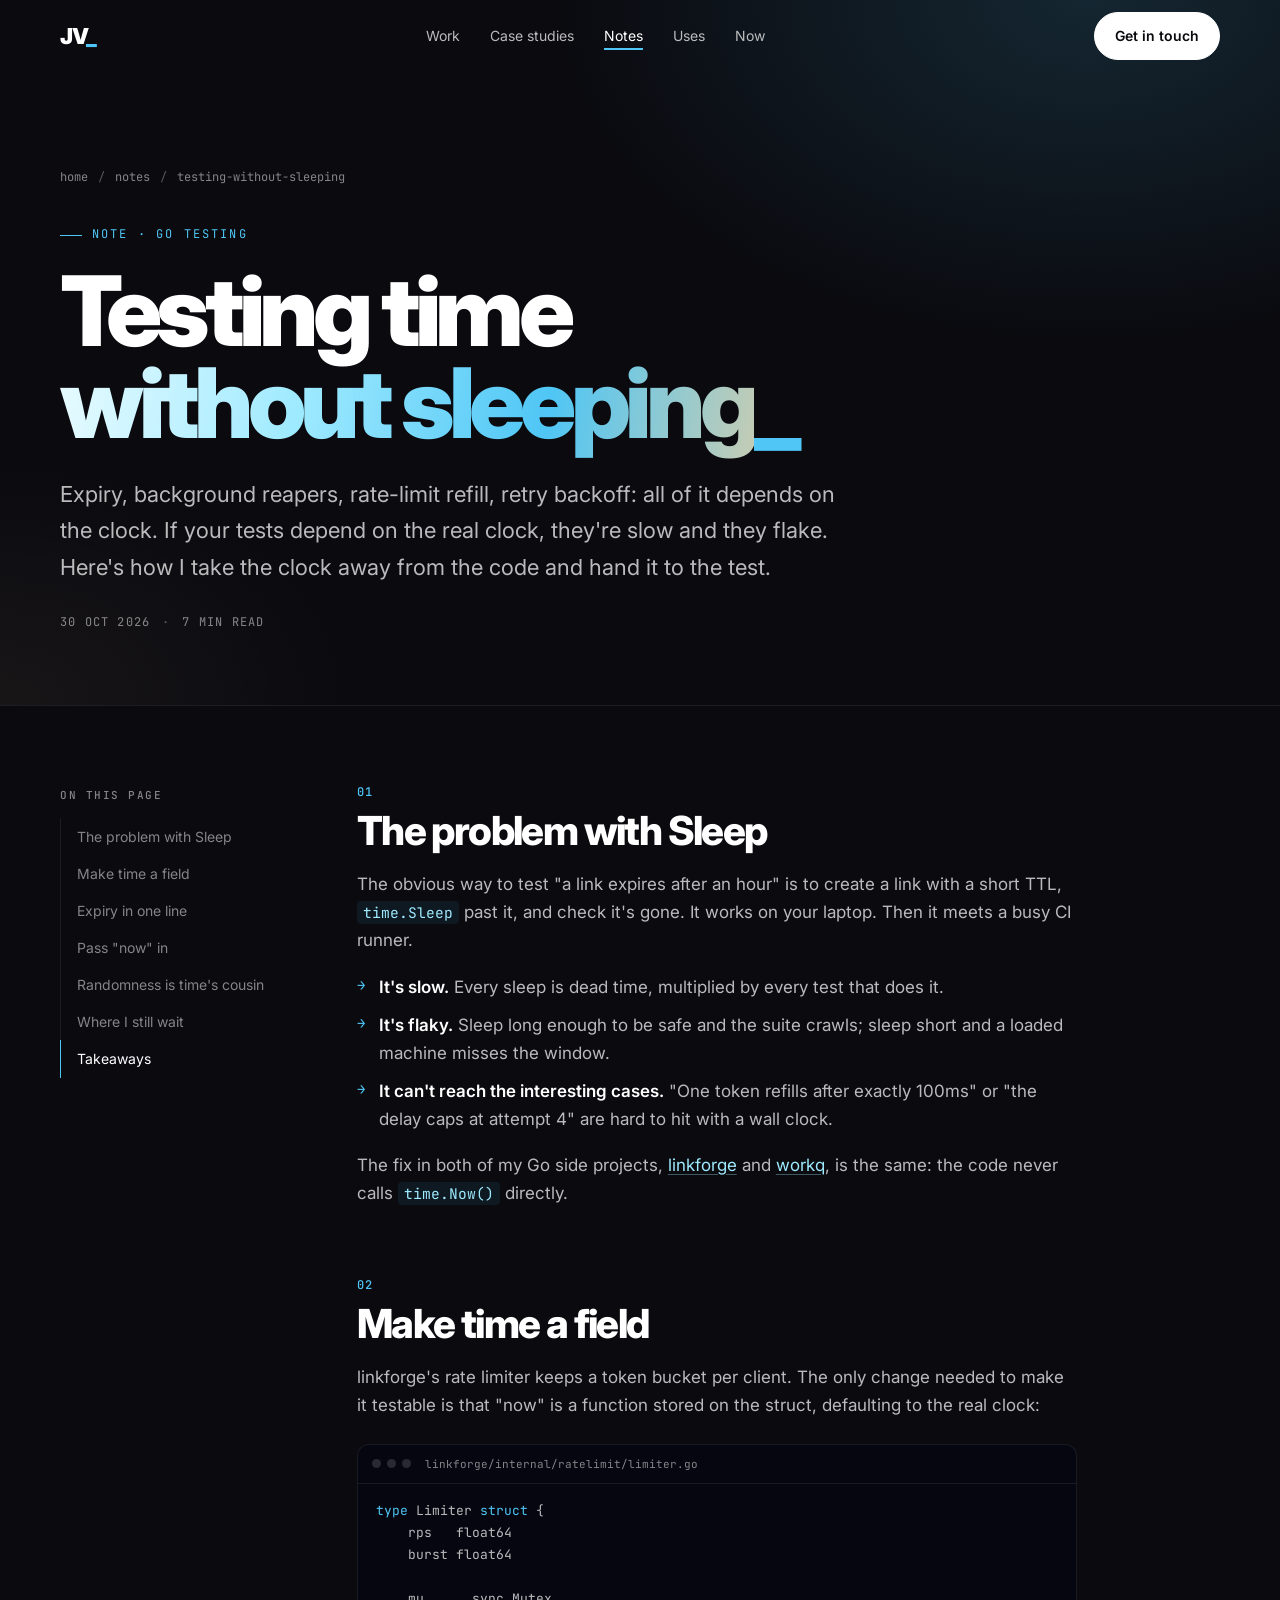
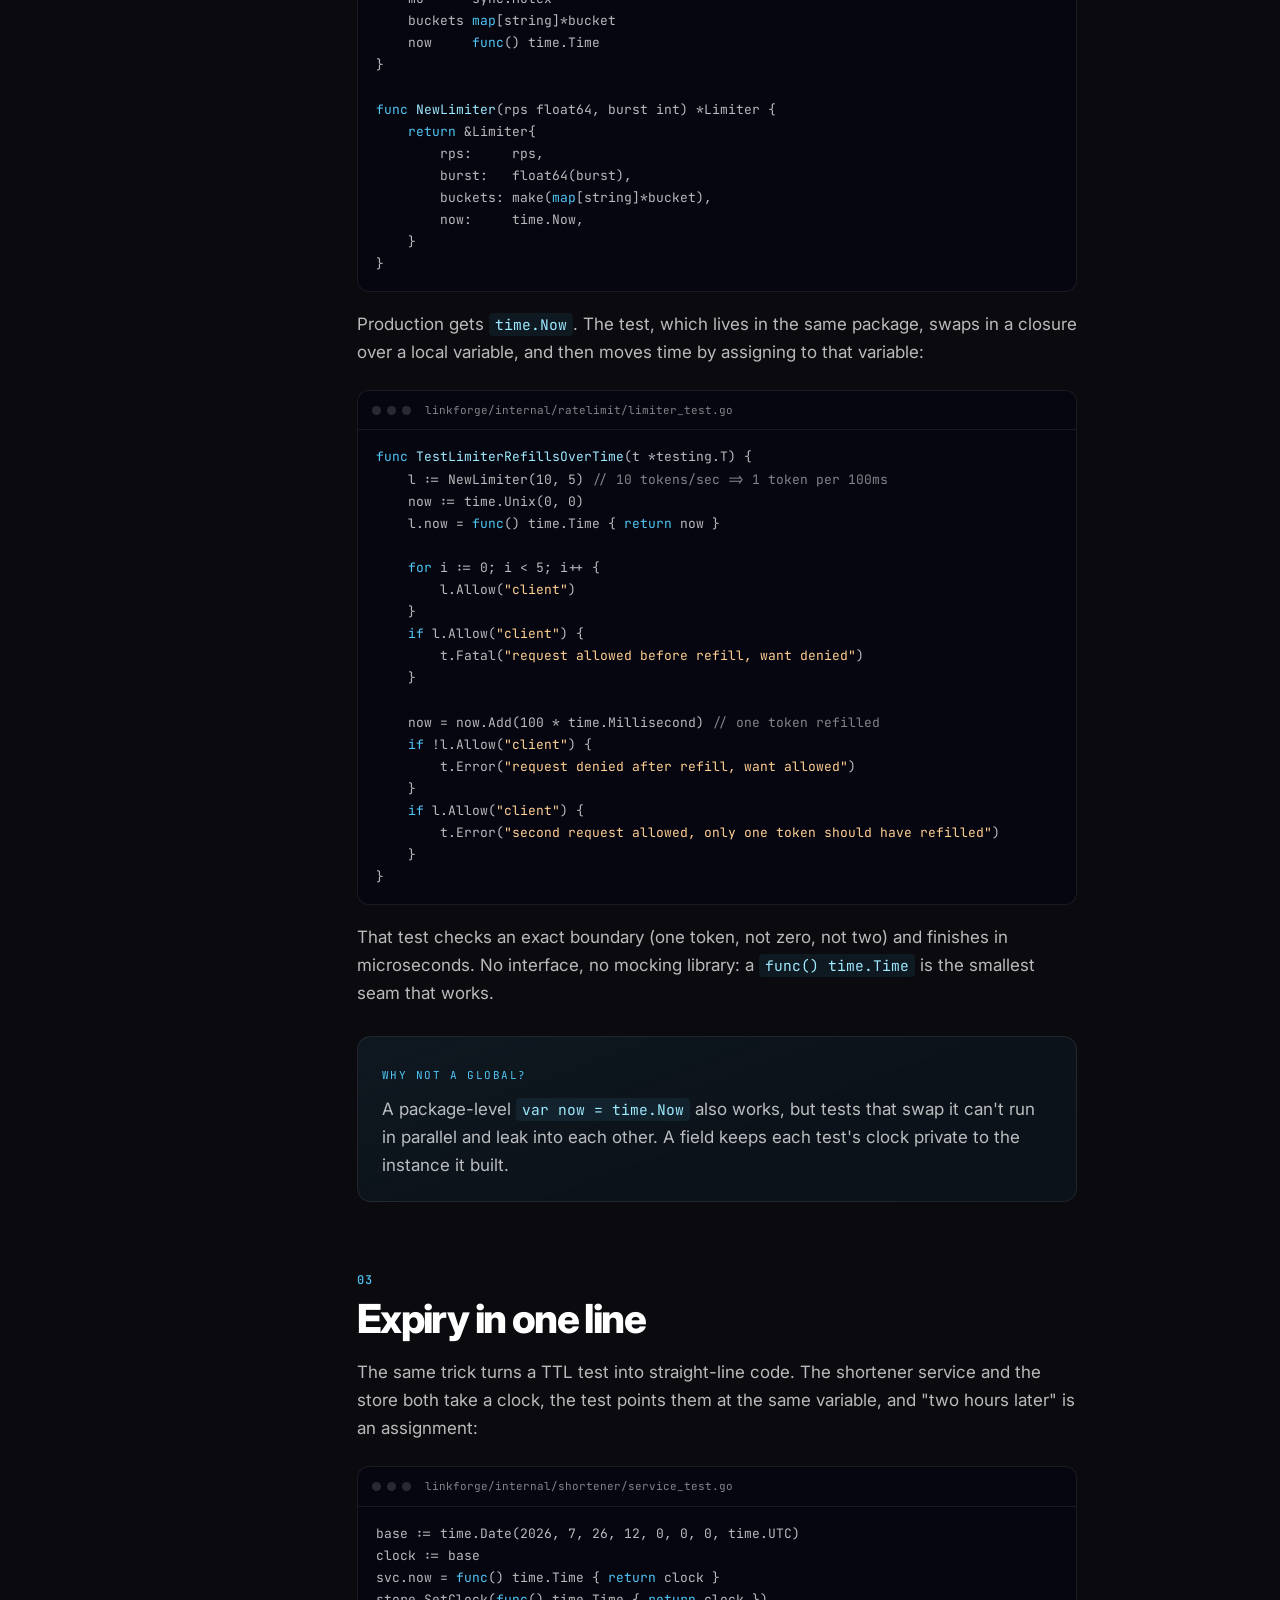
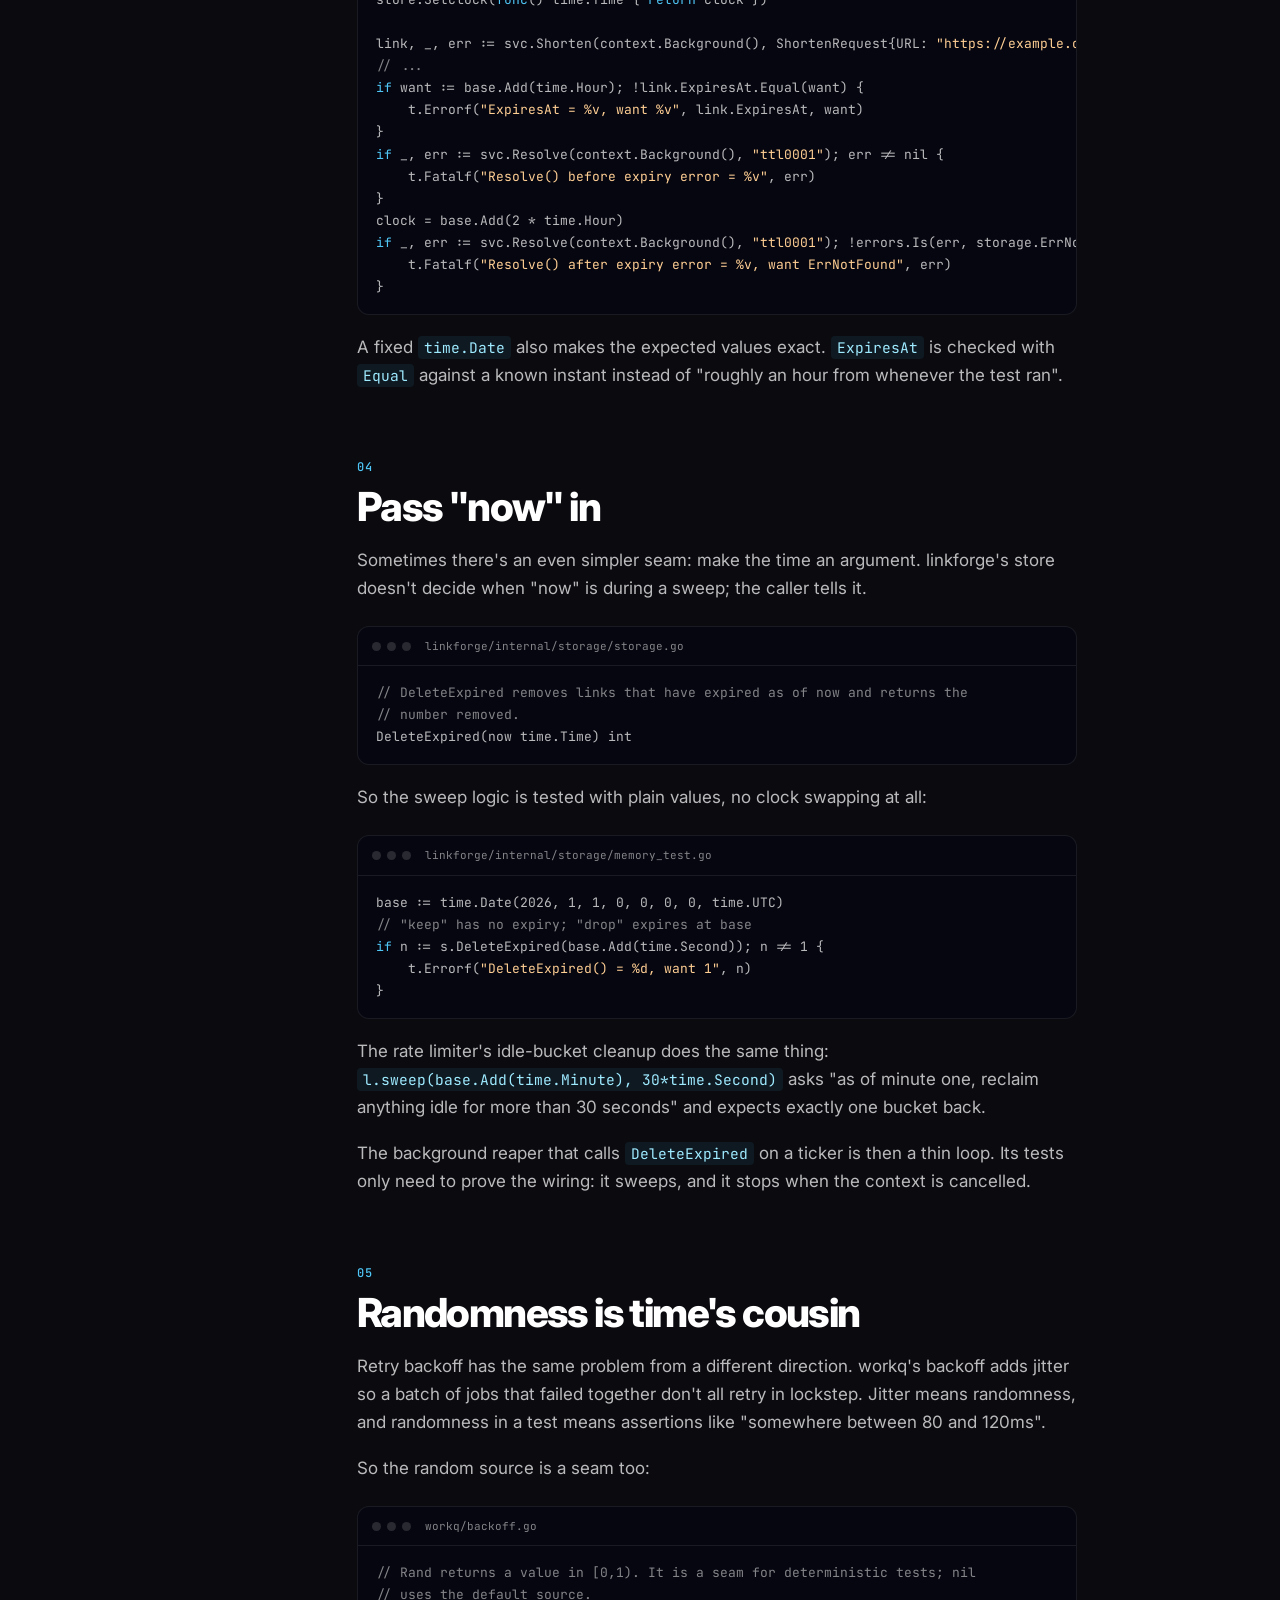
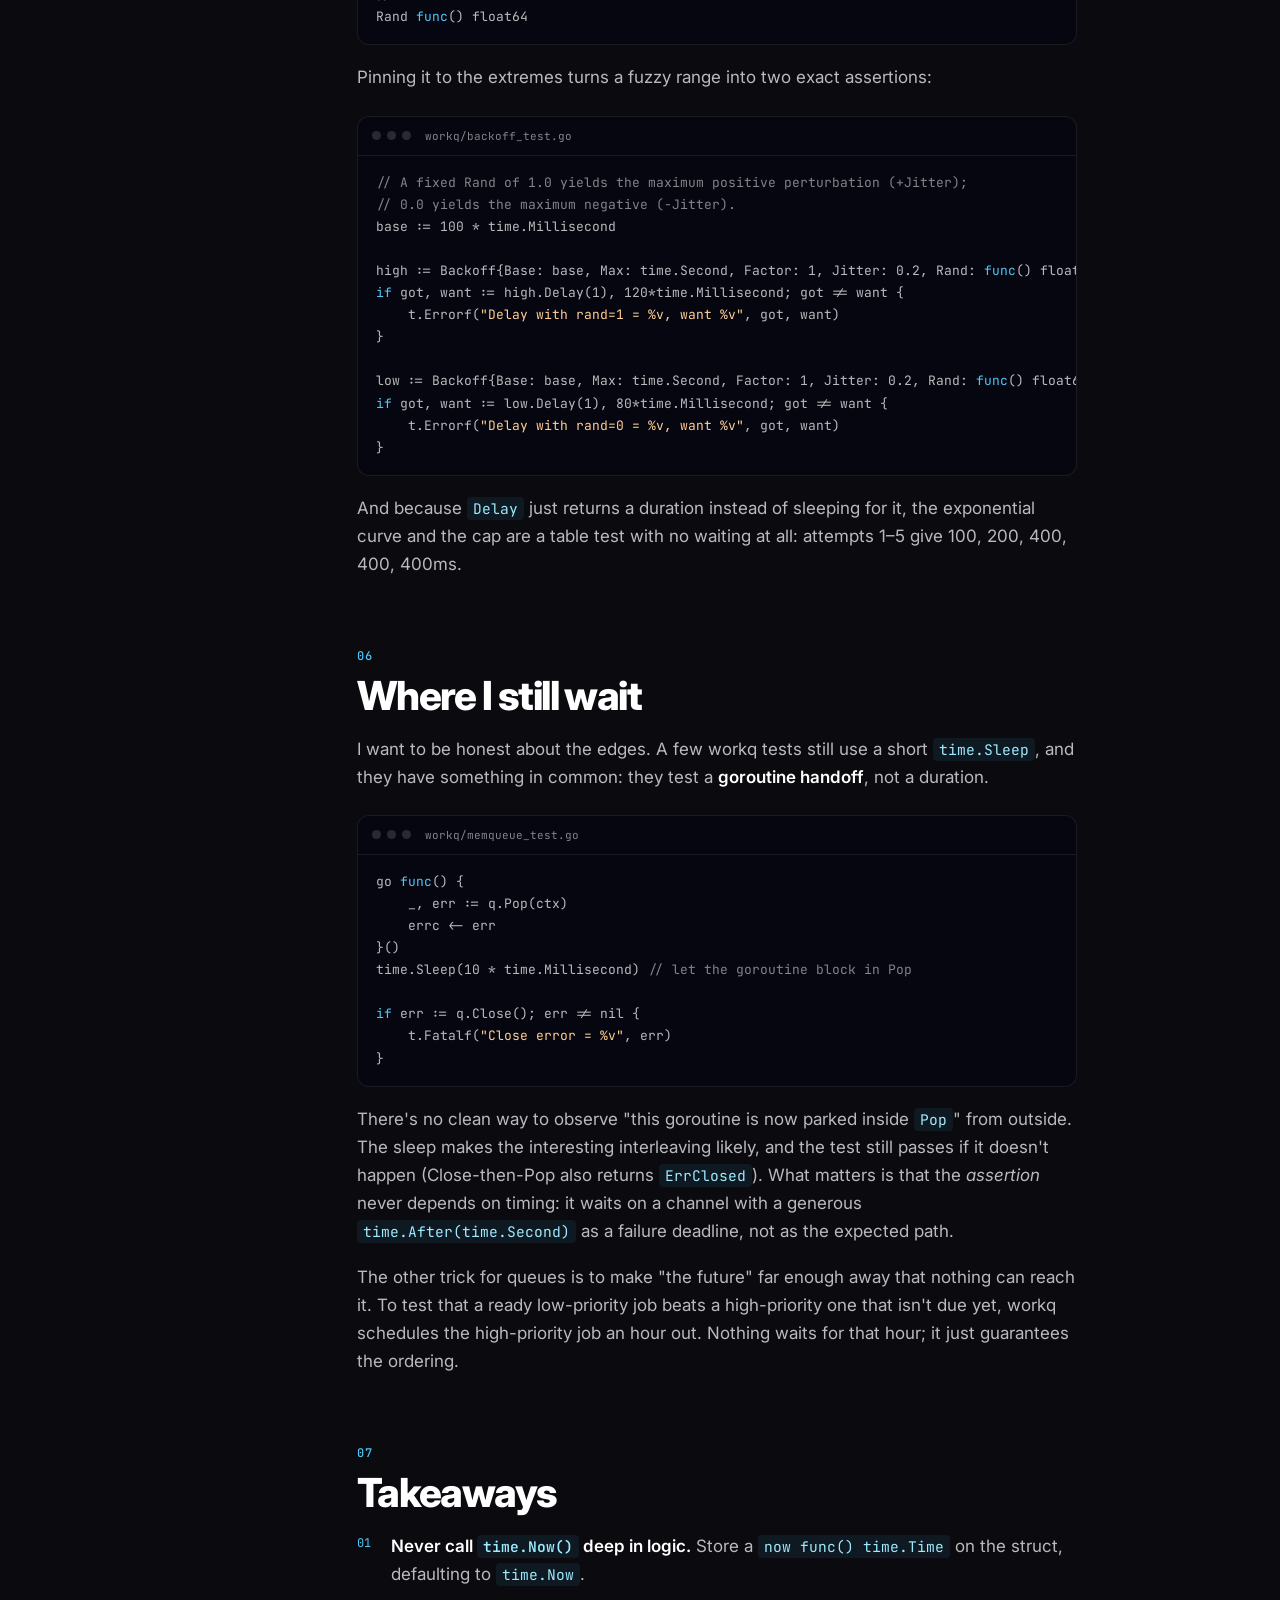
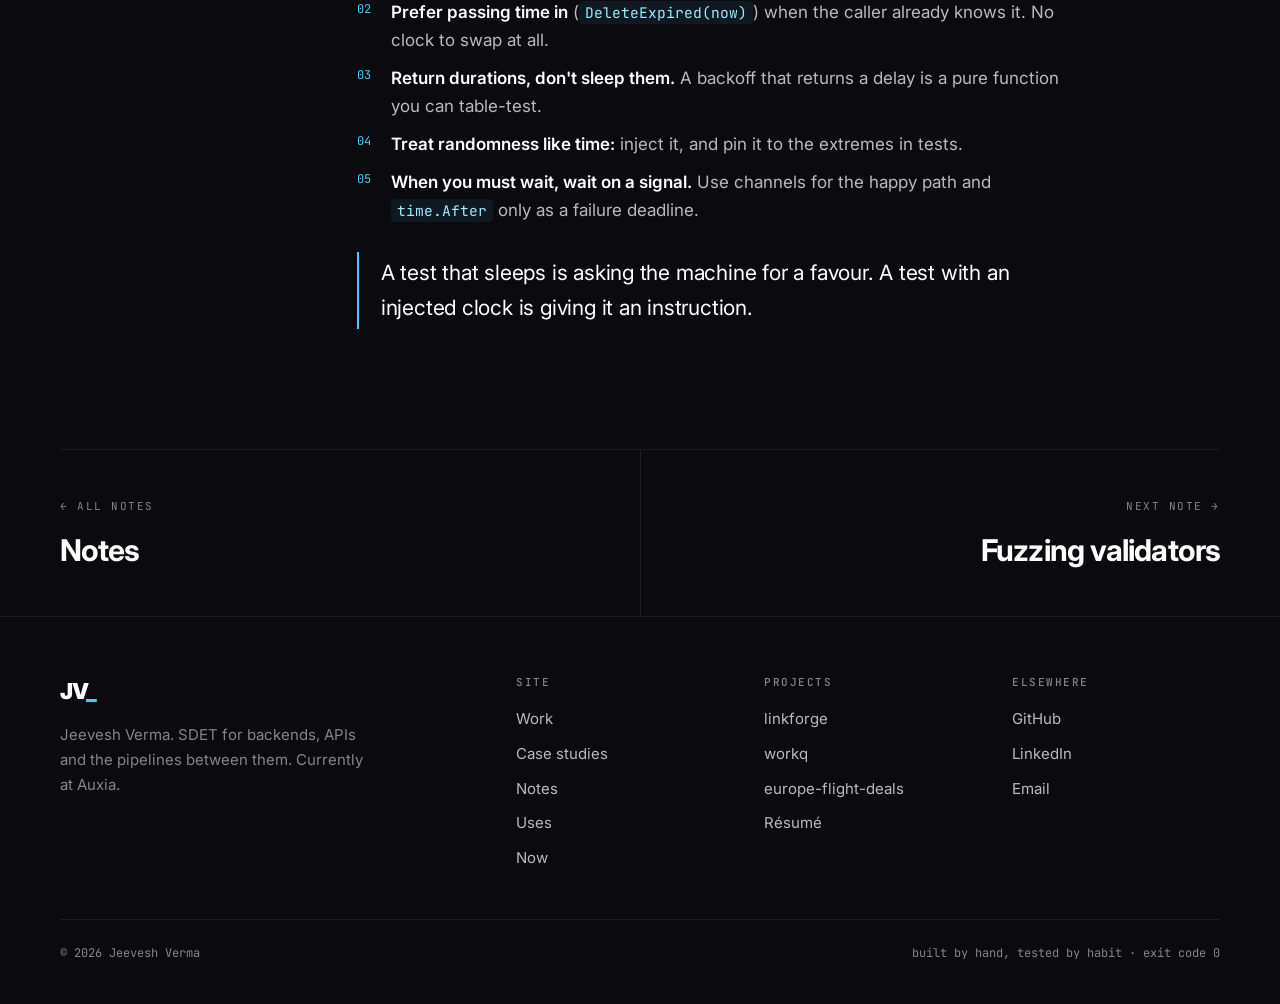
<file: notes/testing-without-sleeping/index.html>
<!DOCTYPE html>
<html lang="en">
<head>
<meta charset="UTF-8">
<meta name="viewport" content="width=device-width, initial-scale=1.0">
<title>Testing time without sleeping — Jeevesh Verma</title>
<meta name="description" content="How to test expiry, reapers, token-bucket refill and retry backoff in Go without time.Sleep, by injecting a clock. Real examples from linkforge and workq.">
<meta name="theme-color" content="#0a0a0f">
<meta property="og:title" content="Testing time without sleeping — Jeevesh Verma">
<meta property="og:description" content="Inject the clock, move it by hand, and time-based tests run instantly and identically every time.">
<meta property="og:type" content="article">
<meta property="og:url" content="https://jeeveshverma.github.io/notes/testing-without-sleeping/">
<link rel="canonical" href="https://jeeveshverma.github.io/notes/testing-without-sleeping/">
<link rel="icon" href="data:image/svg+xml,%3Csvg xmlns='http://www.w3.org/2000/svg' viewBox='0 0 100 100'%3E%3Crect width='100' height='100' rx='22' fill='%230a0a0f'/%3E%3Ctext x='14' y='68' font-family='Arial' font-weight='900' font-size='50' fill='%23fff'%3EJV%3C/text%3E%3Crect x='72' y='62' width='16' height='7' fill='%234fc6f5'/%3E%3C/svg%3E">
<link rel="preconnect" href="https://fonts.googleapis.com">
<link rel="preconnect" href="https://fonts.gstatic.com" crossorigin>
<link href="https://fonts.googleapis.com/css2?family=Inter:wght@300..900&family=JetBrains+Mono:wght@400;500;600&display=swap" rel="stylesheet">
<link rel="stylesheet" href="/assets/site.css">
<style>
  .post-meta { margin-top: 28px; font-family: var(--mono); font-size: 12px; letter-spacing: .1em; text-transform: uppercase; color: var(--muted); display: flex; gap: 12px; flex-wrap: wrap; }
  .post-meta span + span::before { content: "·"; margin-right: 12px; color: var(--faint); }
</style>
</head>
<body>

<!-- ===== shared header: copy verbatim, set aria-current on the active section ===== -->
<header class="nav" id="nav">
  <div class="wrap nav-inner">
    <a class="logo" href="/" aria-label="Jeevesh Verma, home">JV<span>_</span></a>
    <nav class="nav-links" id="nav-links" aria-label="Primary">
      <a href="/work/">Work</a>
      <a href="/case-studies/">Case studies</a>
      <a href="/notes/" aria-current="page">Notes</a>
      <a href="/uses/">Uses</a>
      <a href="/now/">Now</a>
    </nav>
    <div class="nav-right">
      <a class="pill solid" href="/#contact">Get in touch</a>
      <button class="menu-btn" id="menu-btn" aria-label="Open menu" aria-expanded="false" aria-controls="nav-links">
        <svg viewBox="0 0 24 24" fill="none" stroke="currentColor" stroke-width="1.8" stroke-linecap="round"><path d="M4 8h16M4 16h16"/></svg>
      </button>
    </div>
  </div>
</header>
<!-- ===== /shared header ===== -->

<main>
  <section class="page-hero">
    <div class="wrap">
      <nav class="crumbs" aria-label="Breadcrumb"><a href="/">home</a><span aria-hidden="true">/</span><a href="/notes/">notes</a><span aria-hidden="true">/</span><span>testing-without-sleeping</span></nav>
      <span class="eyebrow">Note · Go testing</span>
      <h1 style="margin-top:20px">Testing time<br><span class="grad">without sleeping</span><span class="us">_</span></h1>
      <p class="lede">Expiry, background reapers, rate-limit refill, retry backoff: all of it depends on the clock. If your tests depend on the real clock, they're slow and they flake. Here's how I take the clock away from the code and hand it to the test.</p>
      <p class="post-meta"><span>30 Oct 2026</span><span>7 min read</span></p>
    </div>
  </section>

  <div class="wrap article">
    <aside class="toc" aria-label="On this page">
      <h2>On this page</h2>
      <ol>
        <li><a href="#problem">The problem with Sleep</a></li>
        <li><a href="#seam">Make time a field</a></li>
        <li><a href="#expiry">Expiry in one line</a></li>
        <li><a href="#params">Pass "now" in</a></li>
        <li><a href="#random">Randomness is time's cousin</a></li>
        <li><a href="#exceptions">Where I still wait</a></li>
        <li><a href="#takeaways">Takeaways</a></li>
      </ol>
    </aside>

    <article class="prose">
      <section id="problem" class="reveal">
        <h2><span class="n">01</span>The problem with Sleep</h2>
        <p>The obvious way to test "a link expires after an hour" is to create a link with a short TTL, <code>time.Sleep</code> past it, and check it's gone. It works on your laptop. Then it meets a busy CI runner.</p>
        <ul>
          <li><strong>It's slow.</strong> Every sleep is dead time, multiplied by every test that does it.</li>
          <li><strong>It's flaky.</strong> Sleep long enough to be safe and the suite crawls; sleep short and a loaded machine misses the window.</li>
          <li><strong>It can't reach the interesting cases.</strong> "One token refills after exactly 100ms" or "the delay caps at attempt 4" are hard to hit with a wall clock.</li>
        </ul>
        <p>The fix in both of my Go side projects, <a href="/work/linkforge/">linkforge</a> and <a href="/work/workq/">workq</a>, is the same: the code never calls <code>time.Now()</code> directly.</p>
      </section>

      <section id="seam" class="reveal">
        <h2><span class="n">02</span>Make time a field</h2>
        <p>linkforge's rate limiter keeps a token bucket per client. The only change needed to make it testable is that "now" is a function stored on the struct, defaulting to the real clock:</p>
        <div class="code"><div class="bar"><i></i><i></i><i></i>linkforge/internal/ratelimit/limiter.go</div>
<pre><code><span class="k">type</span> Limiter <span class="k">struct</span> {
    rps   float64
    burst float64

    mu      sync.Mutex
    buckets <span class="k">map</span>[string]*bucket
    now     <span class="k">func</span>() time.Time
}

<span class="k">func</span> <span class="f">NewLimiter</span>(rps float64, burst int) *Limiter {
    <span class="k">return</span> &amp;Limiter{
        rps:     rps,
        burst:   float64(burst),
        buckets: make(<span class="k">map</span>[string]*bucket),
        now:     time.Now,
    }
}</code></pre></div>
        <p>Production gets <code>time.Now</code>. The test, which lives in the same package, swaps in a closure over a local variable, and then moves time by assigning to that variable:</p>
        <div class="code"><div class="bar"><i></i><i></i><i></i>linkforge/internal/ratelimit/limiter_test.go</div>
<pre><code><span class="k">func</span> <span class="f">TestLimiterRefillsOverTime</span>(t *testing.T) {
    l := NewLimiter(10, 5) <span class="c">// 10 tokens/sec =&gt; 1 token per 100ms</span>
    now := time.Unix(0, 0)
    l.now = <span class="k">func</span>() time.Time { <span class="k">return</span> now }

    <span class="k">for</span> i := 0; i &lt; 5; i++ {
        l.Allow(<span class="s">"client"</span>)
    }
    <span class="k">if</span> l.Allow(<span class="s">"client"</span>) {
        t.Fatal(<span class="s">"request allowed before refill, want denied"</span>)
    }

    now = now.Add(100 * time.Millisecond) <span class="c">// one token refilled</span>
    <span class="k">if</span> !l.Allow(<span class="s">"client"</span>) {
        t.Error(<span class="s">"request denied after refill, want allowed"</span>)
    }
    <span class="k">if</span> l.Allow(<span class="s">"client"</span>) {
        t.Error(<span class="s">"second request allowed, only one token should have refilled"</span>)
    }
}</code></pre></div>
        <p>That test checks an exact boundary (one token, not zero, not two) and finishes in microseconds. No interface, no mocking library: a <code>func() time.Time</code> is the smallest seam that works.</p>
        <div class="callout"><span class="label">Why not a global?</span><p>A package-level <code>var now = time.Now</code> also works, but tests that swap it can't run in parallel and leak into each other. A field keeps each test's clock private to the instance it built.</p></div>
      </section>

      <section id="expiry" class="reveal">
        <h2><span class="n">03</span>Expiry in one line</h2>
        <p>The same trick turns a TTL test into straight-line code. The shortener service and the store both take a clock, the test points them at the same variable, and "two hours later" is an assignment:</p>
        <div class="code"><div class="bar"><i></i><i></i><i></i>linkforge/internal/shortener/service_test.go</div>
<pre><code>base := time.Date(2026, 7, 26, 12, 0, 0, 0, time.UTC)
clock := base
svc.now = <span class="k">func</span>() time.Time { <span class="k">return</span> clock }
store.SetClock(<span class="k">func</span>() time.Time { <span class="k">return</span> clock })

link, _, err := svc.Shorten(context.Background(), ShortenRequest{URL: <span class="s">"https://example.com"</span>, TTL: time.Hour})
<span class="c">// ...</span>
<span class="k">if</span> want := base.Add(time.Hour); !link.ExpiresAt.Equal(want) {
    t.Errorf(<span class="s">"ExpiresAt = %v, want %v"</span>, link.ExpiresAt, want)
}
<span class="k">if</span> _, err := svc.Resolve(context.Background(), <span class="s">"ttl0001"</span>); err != nil {
    t.Fatalf(<span class="s">"Resolve() before expiry error = %v"</span>, err)
}
clock = base.Add(2 * time.Hour)
<span class="k">if</span> _, err := svc.Resolve(context.Background(), <span class="s">"ttl0001"</span>); !errors.Is(err, storage.ErrNotFound) {
    t.Fatalf(<span class="s">"Resolve() after expiry error = %v, want ErrNotFound"</span>, err)
}</code></pre></div>
        <p>A fixed <code>time.Date</code> also makes the expected values exact. <code>ExpiresAt</code> is checked with <code>Equal</code> against a known instant instead of "roughly an hour from whenever the test ran".</p>
      </section>

      <section id="params" class="reveal">
        <h2><span class="n">04</span>Pass "now" in</h2>
        <p>Sometimes there's an even simpler seam: make the time an argument. linkforge's store doesn't decide when "now" is during a sweep; the caller tells it.</p>
        <div class="code"><div class="bar"><i></i><i></i><i></i>linkforge/internal/storage/storage.go</div>
<pre><code><span class="c">// DeleteExpired removes links that have expired as of now and returns the
// number removed.</span>
DeleteExpired(now time.Time) int</code></pre></div>
        <p>So the sweep logic is tested with plain values, no clock swapping at all:</p>
        <div class="code"><div class="bar"><i></i><i></i><i></i>linkforge/internal/storage/memory_test.go</div>
<pre><code>base := time.Date(2026, 1, 1, 0, 0, 0, 0, time.UTC)
<span class="c">// "keep" has no expiry; "drop" expires at base</span>
<span class="k">if</span> n := s.DeleteExpired(base.Add(time.Second)); n != 1 {
    t.Errorf(<span class="s">"DeleteExpired() = %d, want 1"</span>, n)
}</code></pre></div>
        <p>The rate limiter's idle-bucket cleanup does the same thing: <code>l.sweep(base.Add(time.Minute), 30*time.Second)</code> asks "as of minute one, reclaim anything idle for more than 30 seconds" and expects exactly one bucket back.</p>
        <p>The background reaper that calls <code>DeleteExpired</code> on a ticker is then a thin loop. Its tests only need to prove the wiring: it sweeps, and it stops when the context is cancelled.</p>
      </section>

      <section id="random" class="reveal">
        <h2><span class="n">05</span>Randomness is time's cousin</h2>
        <p>Retry backoff has the same problem from a different direction. workq's backoff adds jitter so a batch of jobs that failed together don't all retry in lockstep. Jitter means randomness, and randomness in a test means assertions like "somewhere between 80 and 120ms".</p>
        <p>So the random source is a seam too:</p>
        <div class="code"><div class="bar"><i></i><i></i><i></i>workq/backoff.go</div>
<pre><code><span class="c">// Rand returns a value in [0,1). It is a seam for deterministic tests; nil
// uses the default source.</span>
Rand <span class="k">func</span>() float64</code></pre></div>
        <p>Pinning it to the extremes turns a fuzzy range into two exact assertions:</p>
        <div class="code"><div class="bar"><i></i><i></i><i></i>workq/backoff_test.go</div>
<pre><code><span class="c">// A fixed Rand of 1.0 yields the maximum positive perturbation (+Jitter);
// 0.0 yields the maximum negative (-Jitter).</span>
base := 100 * time.Millisecond

high := Backoff{Base: base, Max: time.Second, Factor: 1, Jitter: 0.2, Rand: <span class="k">func</span>() float64 { <span class="k">return</span> 1 }}
<span class="k">if</span> got, want := high.Delay(1), 120*time.Millisecond; got != want {
    t.Errorf(<span class="s">"Delay with rand=1 = %v, want %v"</span>, got, want)
}

low := Backoff{Base: base, Max: time.Second, Factor: 1, Jitter: 0.2, Rand: <span class="k">func</span>() float64 { <span class="k">return</span> 0 }}
<span class="k">if</span> got, want := low.Delay(1), 80*time.Millisecond; got != want {
    t.Errorf(<span class="s">"Delay with rand=0 = %v, want %v"</span>, got, want)
}</code></pre></div>
        <p>And because <code>Delay</code> just returns a duration instead of sleeping for it, the exponential curve and the cap are a table test with no waiting at all: attempts 1–5 give 100, 200, 400, 400, 400ms.</p>
      </section>

      <section id="exceptions" class="reveal">
        <h2><span class="n">06</span>Where I still wait</h2>
        <p>I want to be honest about the edges. A few workq tests still use a short <code>time.Sleep</code>, and they have something in common: they test a <strong>goroutine handoff</strong>, not a duration.</p>
        <div class="code"><div class="bar"><i></i><i></i><i></i>workq/memqueue_test.go</div>
<pre><code>go <span class="k">func</span>() {
    _, err := q.Pop(ctx)
    errc &lt;- err
}()
time.Sleep(10 * time.Millisecond) <span class="c">// let the goroutine block in Pop</span>

<span class="k">if</span> err := q.Close(); err != nil {
    t.Fatalf(<span class="s">"Close error = %v"</span>, err)
}</code></pre></div>
        <p>There's no clean way to observe "this goroutine is now parked inside <code>Pop</code>" from outside. The sleep makes the interesting interleaving likely, and the test still passes if it doesn't happen (Close-then-Pop also returns <code>ErrClosed</code>). What matters is that the <em>assertion</em> never depends on timing: it waits on a channel with a generous <code>time.After(time.Second)</code> as a failure deadline, not as the expected path.</p>
        <p>The other trick for queues is to make "the future" far enough away that nothing can reach it. To test that a ready low-priority job beats a high-priority one that isn't due yet, workq schedules the high-priority job an hour out. Nothing waits for that hour; it just guarantees the ordering.</p>
      </section>

      <section id="takeaways" class="reveal">
        <h2><span class="n">07</span>Takeaways</h2>
        <ol>
          <li><strong>Never call <code>time.Now()</code> deep in logic.</strong> Store a <code>now func() time.Time</code> on the struct, defaulting to <code>time.Now</code>.</li>
          <li><strong>Prefer passing time in</strong> (<code>DeleteExpired(now)</code>) when the caller already knows it. No clock to swap at all.</li>
          <li><strong>Return durations, don't sleep them.</strong> A backoff that returns a delay is a pure function you can table-test.</li>
          <li><strong>Treat randomness like time:</strong> inject it, and pin it to the extremes in tests.</li>
          <li><strong>When you must wait, wait on a signal.</strong> Use channels for the happy path and <code>time.After</code> only as a failure deadline.</li>
        </ol>
        <blockquote>A test that sleeps is asking the machine for a favour. A test with an injected clock is giving it an instruction.</blockquote>
      </section>
    </article>
  </div>

  <div class="wrap">
    <nav class="pager" aria-label="More notes">
      <a href="/notes/"><span>← All notes</span><b>Notes</b></a>
      <a href="/notes/fuzzing-validators/"><span>Next note →</span><b>Fuzzing validators</b></a>
    </nav>
  </div>
</main>

<!-- ===== shared footer: copy verbatim ===== -->
<footer>
  <div class="wrap">
    <div class="foot-grid">
      <div><a class="logo" href="/">JV<span>_</span></a><p class="blurb">Jeevesh Verma. SDET for backends, APIs and the pipelines between them. Currently at Auxia.</p></div>
      <div><h4>Site</h4><ul><li><a href="/work/">Work</a></li><li><a href="/case-studies/">Case studies</a></li><li><a href="/notes/">Notes</a></li><li><a href="/uses/">Uses</a></li><li><a href="/now/">Now</a></li></ul></div>
      <div><h4>Projects</h4><ul><li><a href="/work/linkforge/">linkforge</a></li><li><a href="/work/workq/">workq</a></li><li><a href="/work/europe-flight-deals/">europe-flight-deals</a></li><li><a href="/resume/">Résumé</a></li></ul></div>
      <div><h4>Elsewhere</h4><ul><li><a href="https://github.com/jeeveshverma">GitHub</a></li><li><a href="https://linkedin.com/in/jeeveshverma">LinkedIn</a></li><li><a href="mailto:jeeveshverma2@gmail.com">Email</a></li></ul></div>
    </div>
    <div class="legal"><span>© 2026 Jeevesh Verma</span><span>built by hand, tested by habit · exit code 0</span></div>
  </div>
</footer>
<!-- ===== /shared footer ===== -->

<script src="/assets/site.js"></script>
</body>
</html>
</file>
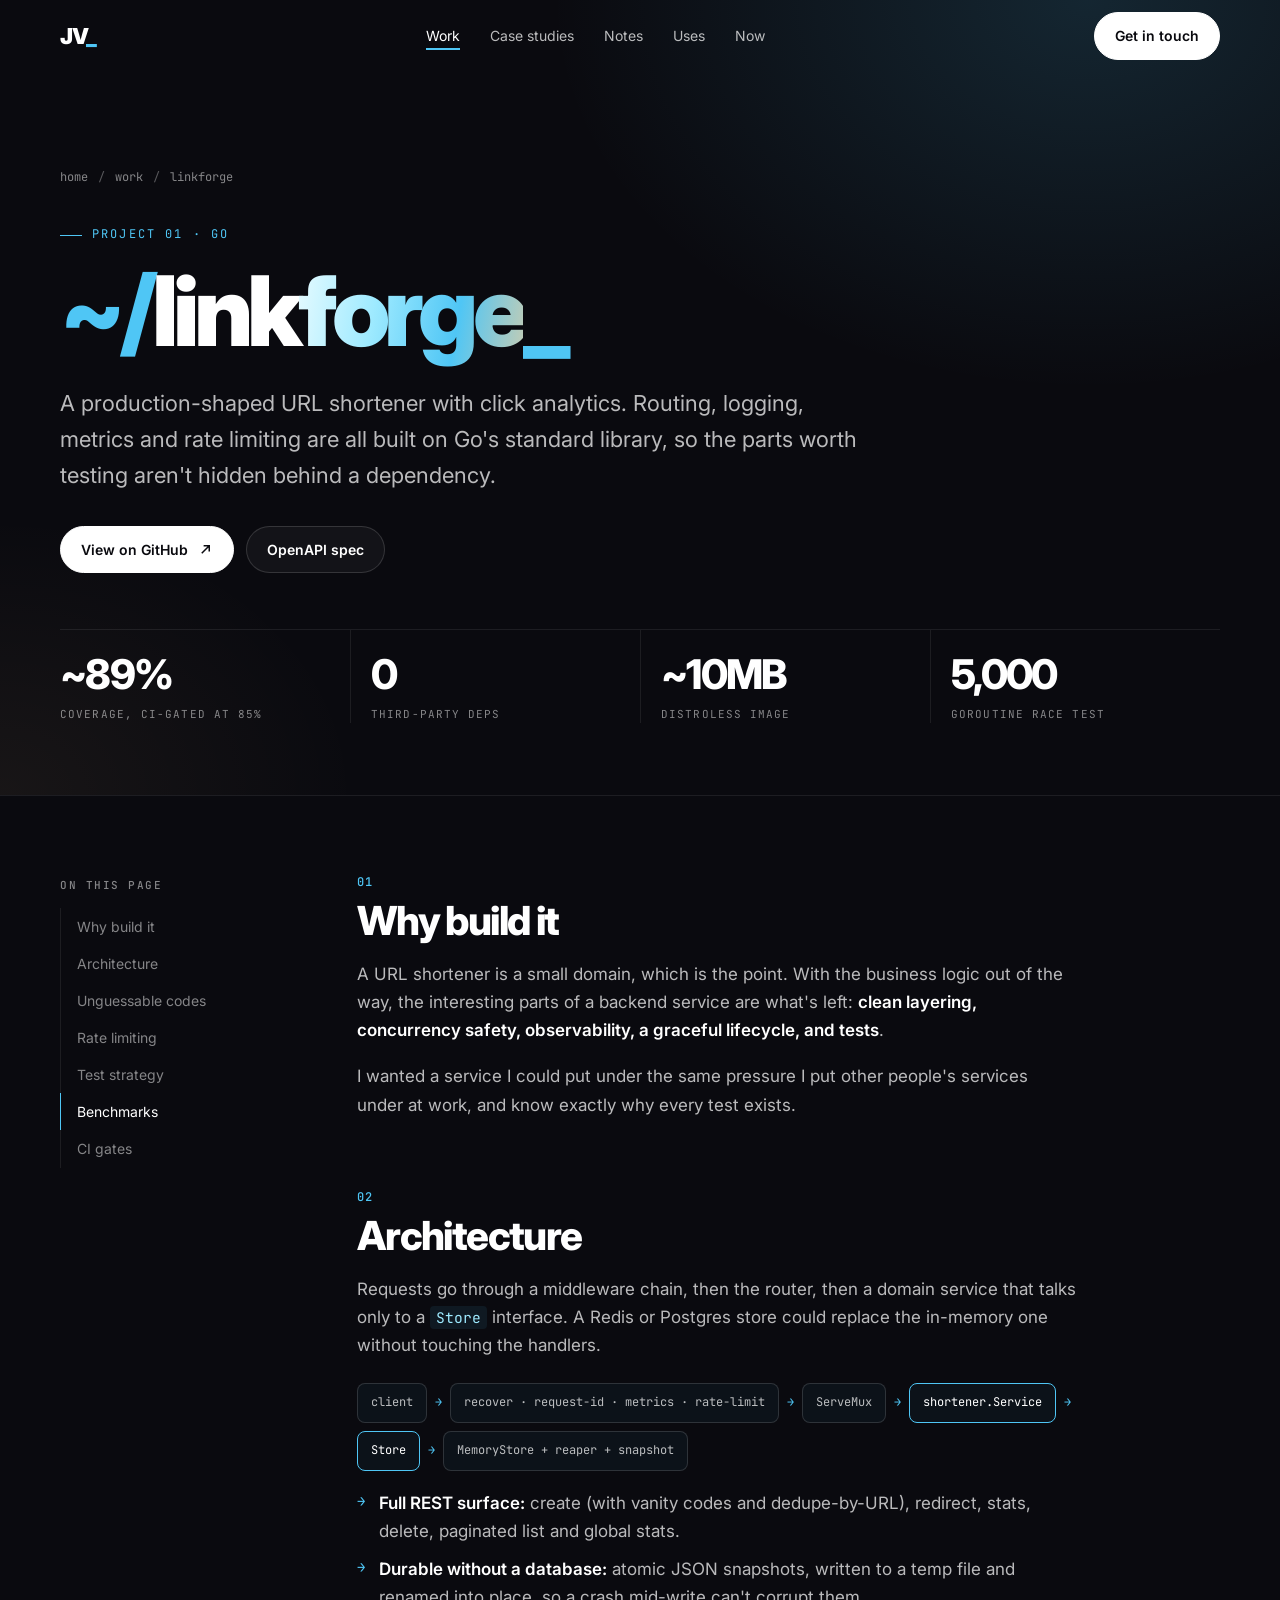
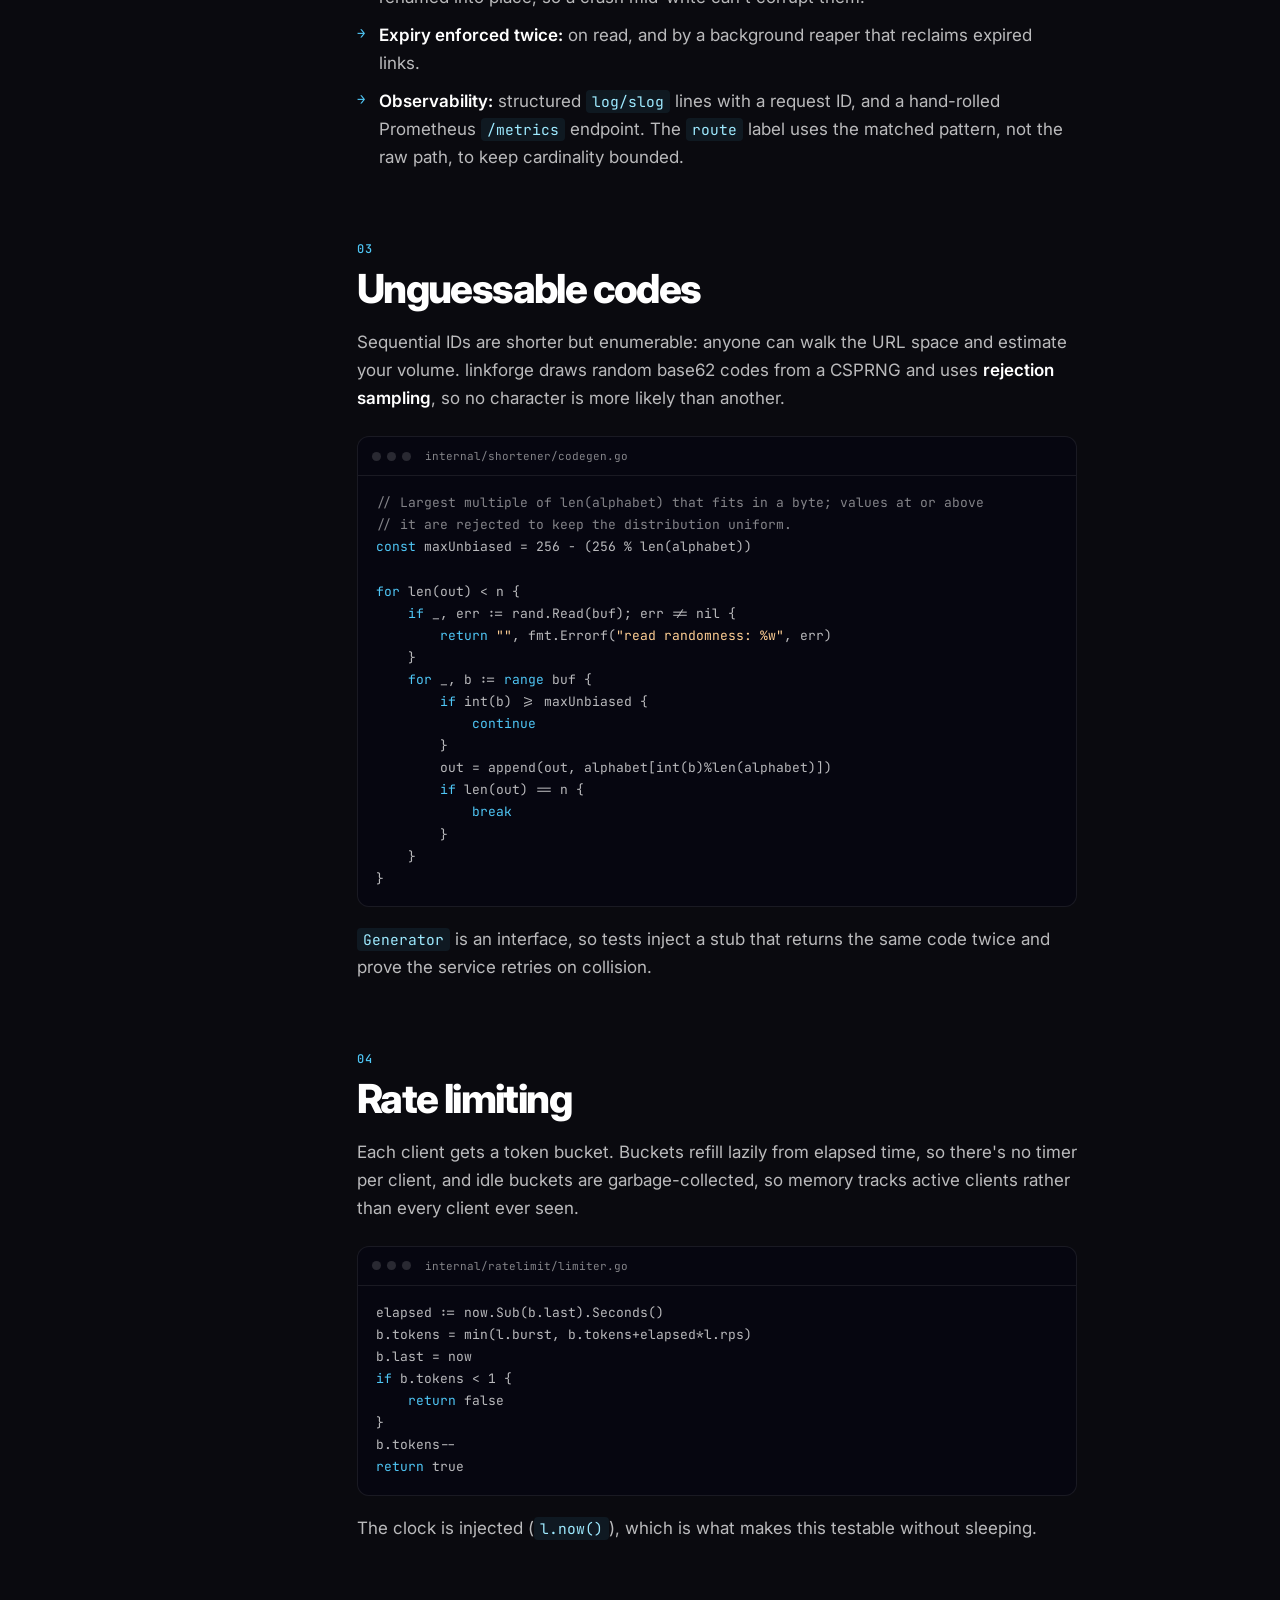
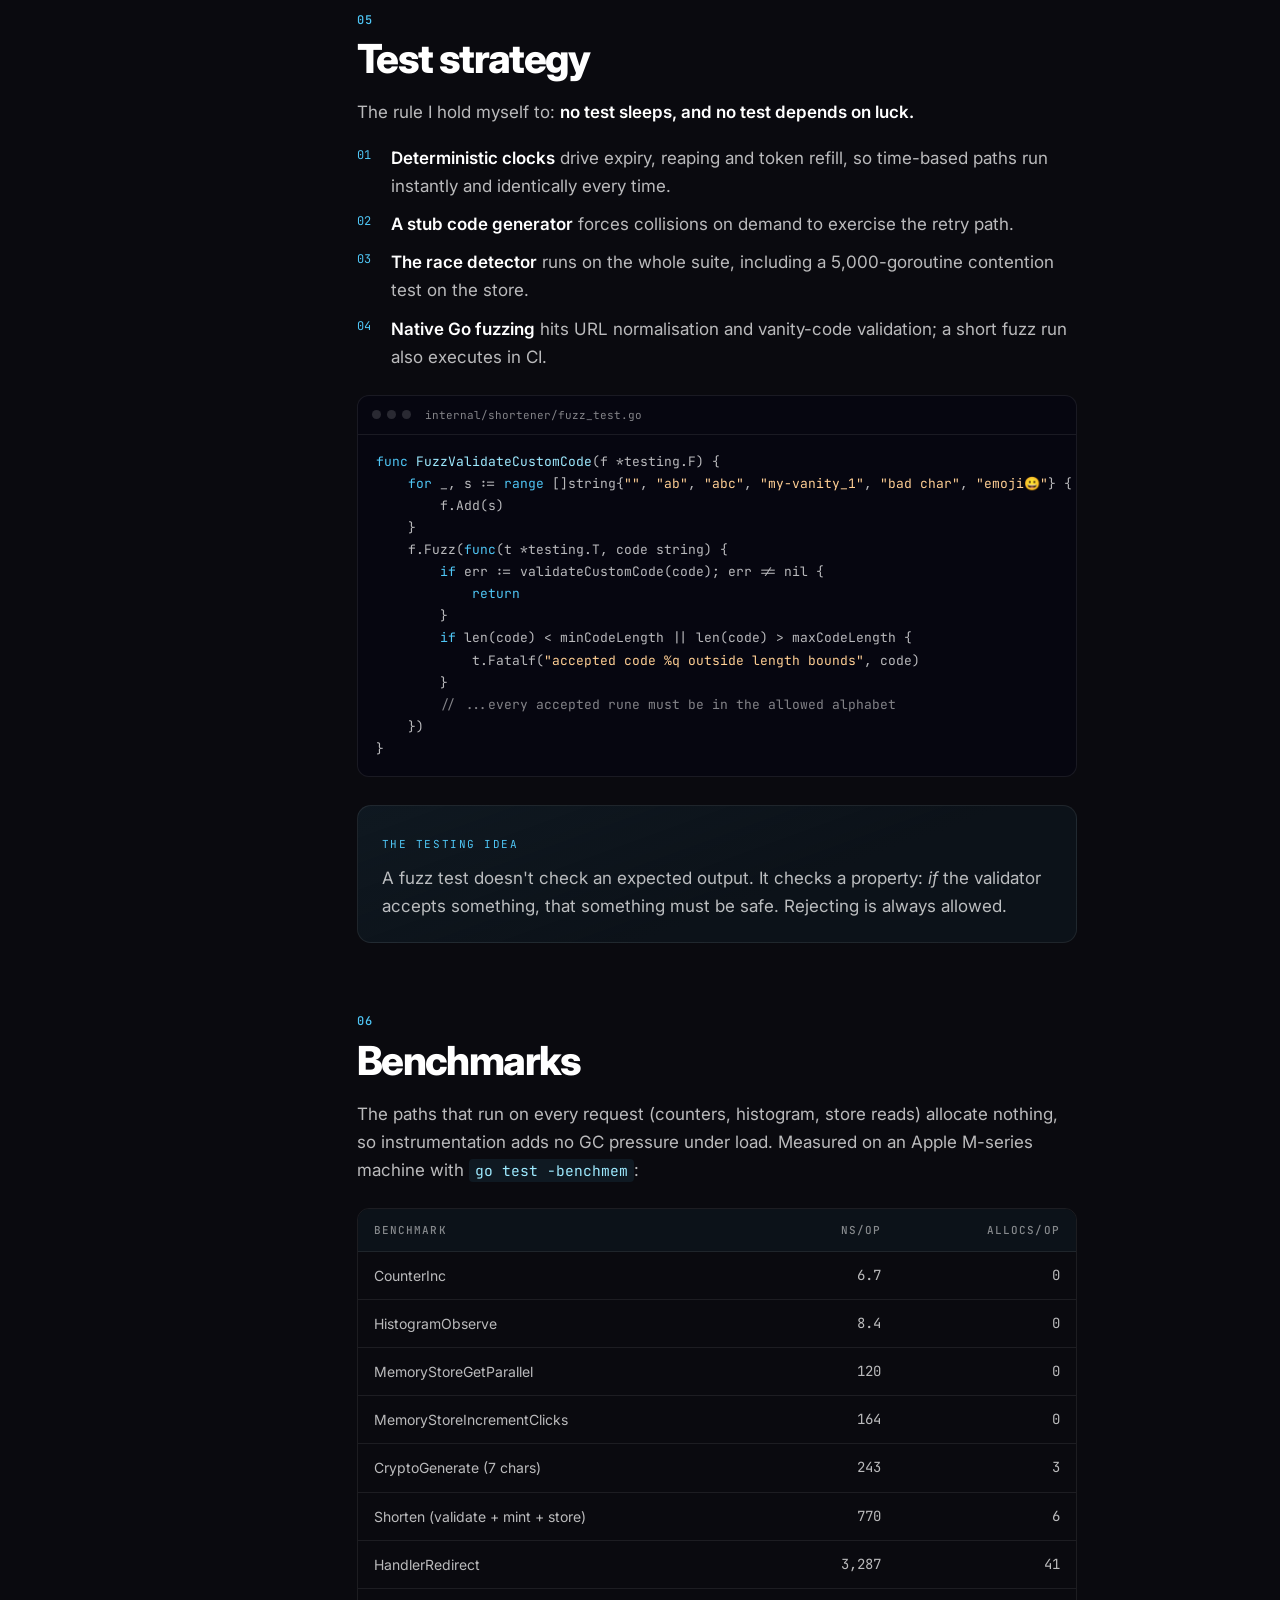
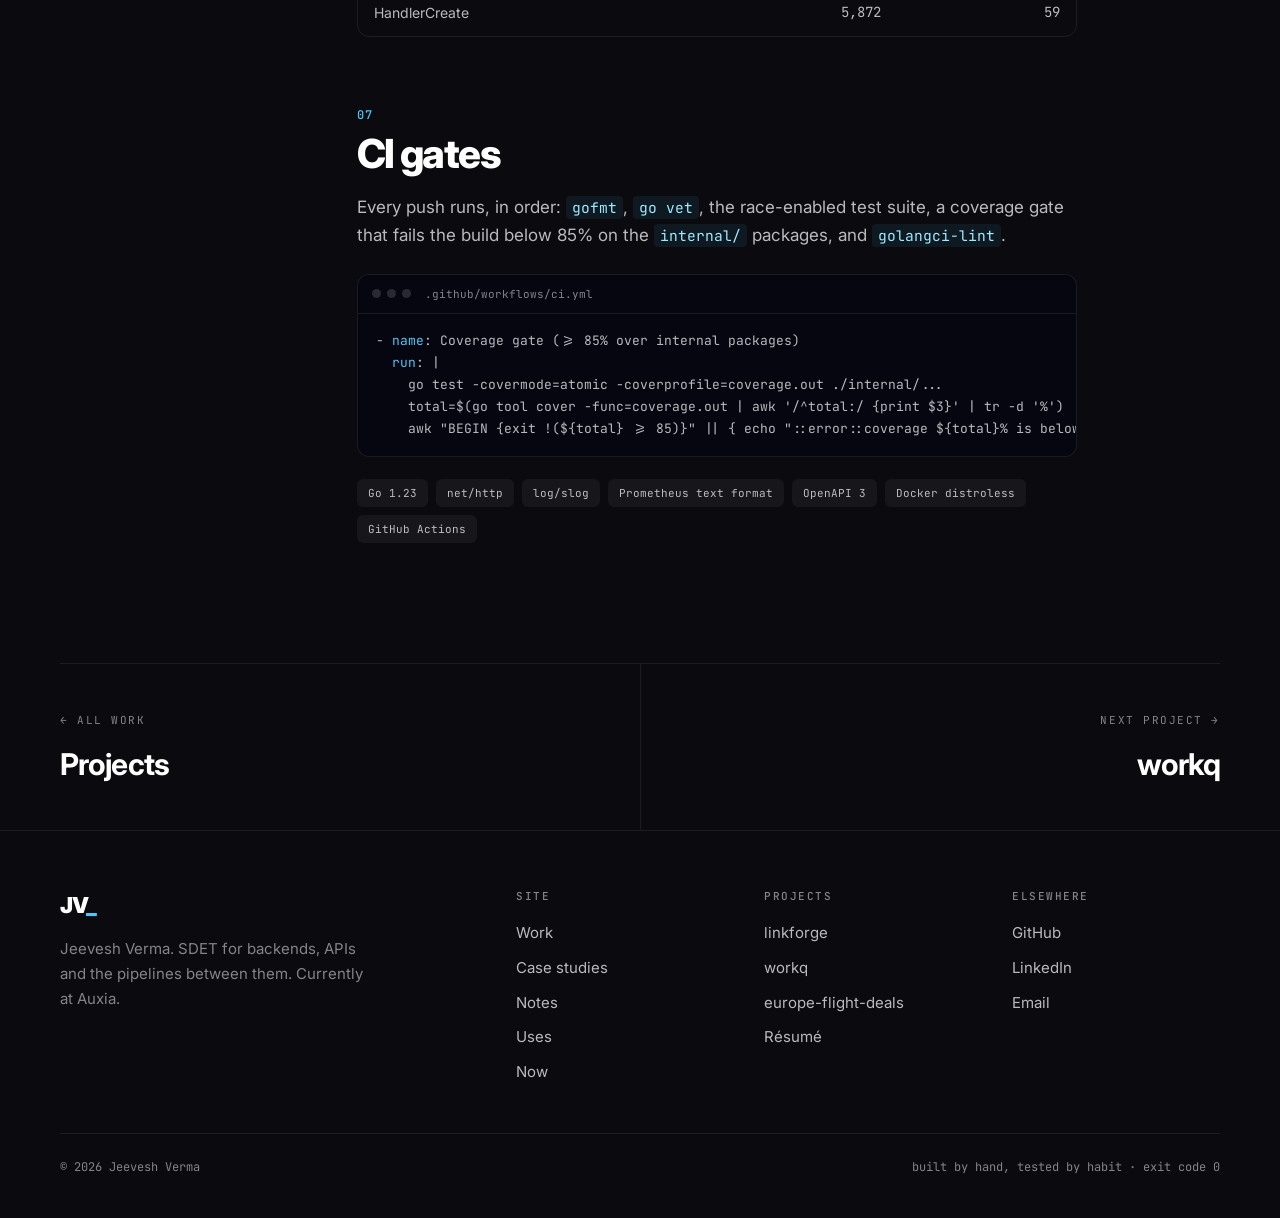
<file: work/linkforge/index.html>
<!DOCTYPE html>
<html lang="en">
<head>
<meta charset="UTF-8">
<meta name="viewport" content="width=device-width, initial-scale=1.0">
<title>linkforge — Jeevesh Verma</title>
<meta name="description" content="linkforge: a URL shortener and click-analytics service in Go, built on the standard library only, with ~89% coverage, fuzz tests and a race-tested store.">
<meta name="theme-color" content="#0a0a0f">
<meta property="og:title" content="linkforge — Jeevesh Verma">
<meta property="og:description" content="A production-shaped URL shortener in Go, standard library only, tested hard.">
<meta property="og:type" content="article">
<meta property="og:url" content="https://jeeveshverma.github.io/work/linkforge/">
<link rel="canonical" href="https://jeeveshverma.github.io/work/linkforge/">
<link rel="icon" href="data:image/svg+xml,%3Csvg xmlns='http://www.w3.org/2000/svg' viewBox='0 0 100 100'%3E%3Crect width='100' height='100' rx='22' fill='%230a0a0f'/%3E%3Ctext x='14' y='68' font-family='Arial' font-weight='900' font-size='50' fill='%23fff'%3EJV%3C/text%3E%3Crect x='72' y='62' width='16' height='7' fill='%234fc6f5'/%3E%3C/svg%3E">
<link rel="preconnect" href="https://fonts.googleapis.com">
<link rel="preconnect" href="https://fonts.gstatic.com" crossorigin>
<link href="https://fonts.googleapis.com/css2?family=Inter:wght@300..900&family=JetBrains+Mono:wght@400;500;600&display=swap" rel="stylesheet">
<link rel="stylesheet" href="/assets/site.css">
</head>
<body>

<!-- ===== shared header: copy verbatim, set aria-current on the active section ===== -->
<header class="nav" id="nav">
  <div class="wrap nav-inner">
    <a class="logo" href="/" aria-label="Jeevesh Verma, home">JV<span>_</span></a>
    <nav class="nav-links" id="nav-links" aria-label="Primary">
      <a href="/work/" aria-current="page">Work</a>
      <a href="/case-studies/">Case studies</a>
      <a href="/notes/">Notes</a>
      <a href="/uses/">Uses</a>
      <a href="/now/">Now</a>
    </nav>
    <div class="nav-right">
      <a class="pill solid" href="/#contact">Get in touch</a>
      <button class="menu-btn" id="menu-btn" aria-label="Open menu" aria-expanded="false" aria-controls="nav-links">
        <svg viewBox="0 0 24 24" fill="none" stroke="currentColor" stroke-width="1.8" stroke-linecap="round"><path d="M4 8h16M4 16h16"/></svg>
      </button>
    </div>
  </div>
</header>
<!-- ===== /shared header ===== -->

<main>
  <section class="page-hero">
    <div class="wrap">
      <nav class="crumbs" aria-label="Breadcrumb"><a href="/">home</a><span aria-hidden="true">/</span><a href="/work/">work</a><span aria-hidden="true">/</span><span>linkforge</span></nav>
      <span class="eyebrow">Project 01 · Go</span>
      <h1 style="margin-top:20px"><span class="us">~/</span>link<span class="grad">forge</span><span class="us">_</span></h1>
      <p class="lede">A production-shaped URL shortener with click analytics. Routing, logging, metrics and rate limiting are all built on Go's standard library, so the parts worth testing aren't hidden behind a dependency.</p>
      <div class="hero-actions">
        <a class="pill solid" href="https://github.com/jeeveshverma/linkforge">View on GitHub
          <svg viewBox="0 0 16 16" fill="none" stroke="currentColor" stroke-width="1.6"><path d="M4 12 12 4M6 4h6v6"/></svg></a>
        <a class="pill" href="https://github.com/jeeveshverma/linkforge/blob/main/openapi.yaml">OpenAPI spec</a>
      </div>
      <div class="metrics">
        <div class="metric"><b>~89%</b><span>Coverage, CI-gated at 85%</span></div>
        <div class="metric"><b>0</b><span>Third-party deps</span></div>
        <div class="metric"><b>~10MB</b><span>Distroless image</span></div>
        <div class="metric"><b>5,000</b><span>Goroutine race test</span></div>
      </div>
    </div>
  </section>

  <div class="wrap article">
    <aside class="toc" aria-label="On this page">
      <h2>On this page</h2>
      <ol>
        <li><a href="#why">Why build it</a></li>
        <li><a href="#architecture">Architecture</a></li>
        <li><a href="#codes">Unguessable codes</a></li>
        <li><a href="#ratelimit">Rate limiting</a></li>
        <li><a href="#testing">Test strategy</a></li>
        <li><a href="#perf">Benchmarks</a></li>
        <li><a href="#ci">CI gates</a></li>
      </ol>
    </aside>

    <article class="prose">
      <section id="why" class="reveal">
        <h2><span class="n">01</span>Why build it</h2>
        <p>A URL shortener is a small domain, which is the point. With the business logic out of the way, the interesting parts of a backend service are what's left: <strong>clean layering, concurrency safety, observability, a graceful lifecycle, and tests</strong>.</p>
        <p>I wanted a service I could put under the same pressure I put other people's services under at work, and know exactly why every test exists.</p>
      </section>

      <section id="architecture" class="reveal">
        <h2><span class="n">02</span>Architecture</h2>
        <p>Requests go through a middleware chain, then the router, then a domain service that talks only to a <code>Store</code> interface. A Redis or Postgres store could replace the in-memory one without touching the handlers.</p>
        <div class="flow" aria-label="Request flow">
          <span>client</span><em>→</em><span>recover · request-id · metrics · rate-limit</span><em>→</em><span>ServeMux</span><em>→</em><span class="hi">shortener.Service</span><em>→</em><span class="hi">Store</span><em>→</em><span>MemoryStore + reaper + snapshot</span>
        </div>
        <ul>
          <li><strong>Full REST surface:</strong> create (with vanity codes and dedupe-by-URL), redirect, stats, delete, paginated list and global stats.</li>
          <li><strong>Durable without a database:</strong> atomic JSON snapshots, written to a temp file and renamed into place, so a crash mid-write can't corrupt them.</li>
          <li><strong>Expiry enforced twice:</strong> on read, and by a background reaper that reclaims expired links.</li>
          <li><strong>Observability:</strong> structured <code>log/slog</code> lines with a request ID, and a hand-rolled Prometheus <code>/metrics</code> endpoint. The <code>route</code> label uses the matched pattern, not the raw path, to keep cardinality bounded.</li>
        </ul>
      </section>

      <section id="codes" class="reveal">
        <h2><span class="n">03</span>Unguessable codes</h2>
        <p>Sequential IDs are shorter but enumerable: anyone can walk the URL space and estimate your volume. linkforge draws random base62 codes from a CSPRNG and uses <strong>rejection sampling</strong>, so no character is more likely than another.</p>
        <div class="code"><div class="bar"><i></i><i></i><i></i>internal/shortener/codegen.go</div>
<pre><code><span class="c">// Largest multiple of len(alphabet) that fits in a byte; values at or above
// it are rejected to keep the distribution uniform.</span>
<span class="k">const</span> maxUnbiased = 256 - (256 % len(alphabet))

<span class="k">for</span> len(out) &lt; n {
    <span class="k">if</span> _, err := rand.Read(buf); err != nil {
        <span class="k">return</span> <span class="s">""</span>, fmt.Errorf(<span class="s">"read randomness: %w"</span>, err)
    }
    <span class="k">for</span> _, b := <span class="k">range</span> buf {
        <span class="k">if</span> int(b) >= maxUnbiased {
            <span class="k">continue</span>
        }
        out = append(out, alphabet[int(b)%len(alphabet)])
        <span class="k">if</span> len(out) == n {
            <span class="k">break</span>
        }
    }
}</code></pre></div>
        <p><code>Generator</code> is an interface, so tests inject a stub that returns the same code twice and prove the service retries on collision.</p>
      </section>

      <section id="ratelimit" class="reveal">
        <h2><span class="n">04</span>Rate limiting</h2>
        <p>Each client gets a token bucket. Buckets refill lazily from elapsed time, so there's no timer per client, and idle buckets are garbage-collected, so memory tracks active clients rather than every client ever seen.</p>
        <div class="code"><div class="bar"><i></i><i></i><i></i>internal/ratelimit/limiter.go</div>
<pre><code>elapsed := now.Sub(b.last).Seconds()
b.tokens = min(l.burst, b.tokens+elapsed*l.rps)
b.last = now
<span class="k">if</span> b.tokens &lt; 1 {
    <span class="k">return</span> false
}
b.tokens--
<span class="k">return</span> true</code></pre></div>
        <p>The clock is injected (<code>l.now()</code>), which is what makes this testable without sleeping.</p>
      </section>

      <section id="testing" class="reveal">
        <h2><span class="n">05</span>Test strategy</h2>
        <p>The rule I hold myself to: <strong>no test sleeps, and no test depends on luck.</strong></p>
        <ol>
          <li><strong>Deterministic clocks</strong> drive expiry, reaping and token refill, so time-based paths run instantly and identically every time.</li>
          <li><strong>A stub code generator</strong> forces collisions on demand to exercise the retry path.</li>
          <li><strong>The race detector</strong> runs on the whole suite, including a 5,000-goroutine contention test on the store.</li>
          <li><strong>Native Go fuzzing</strong> hits URL normalisation and vanity-code validation; a short fuzz run also executes in CI.</li>
        </ol>
        <div class="code"><div class="bar"><i></i><i></i><i></i>internal/shortener/fuzz_test.go</div>
<pre><code><span class="k">func</span> <span class="f">FuzzValidateCustomCode</span>(f *testing.F) {
    <span class="k">for</span> _, s := <span class="k">range</span> []string{<span class="s">""</span>, <span class="s">"ab"</span>, <span class="s">"abc"</span>, <span class="s">"my-vanity_1"</span>, <span class="s">"bad char"</span>, <span class="s">"emoji😀"</span>} {
        f.Add(s)
    }
    f.Fuzz(<span class="k">func</span>(t *testing.T, code string) {
        <span class="k">if</span> err := validateCustomCode(code); err != nil {
            <span class="k">return</span>
        }
        <span class="k">if</span> len(code) &lt; minCodeLength || len(code) > maxCodeLength {
            t.Fatalf(<span class="s">"accepted code %q outside length bounds"</span>, code)
        }
        <span class="c">// ...every accepted rune must be in the allowed alphabet</span>
    })
}</code></pre></div>
        <div class="callout"><span class="label">The testing idea</span><p>A fuzz test doesn't check an expected output. It checks a property: <em>if</em> the validator accepts something, that something must be safe. Rejecting is always allowed.</p></div>
      </section>

      <section id="perf" class="reveal">
        <h2><span class="n">06</span>Benchmarks</h2>
        <p>The paths that run on every request (counters, histogram, store reads) allocate nothing, so instrumentation adds no GC pressure under load. Measured on an Apple M-series machine with <code>go test -benchmem</code>:</p>
        <div class="table"><table>
          <thead><tr><th>Benchmark</th><th class="num">ns/op</th><th class="num">allocs/op</th></tr></thead>
          <tbody>
            <tr><td>CounterInc</td><td class="num">6.7</td><td class="num">0</td></tr>
            <tr><td>HistogramObserve</td><td class="num">8.4</td><td class="num">0</td></tr>
            <tr><td>MemoryStoreGetParallel</td><td class="num">120</td><td class="num">0</td></tr>
            <tr><td>MemoryStoreIncrementClicks</td><td class="num">164</td><td class="num">0</td></tr>
            <tr><td>CryptoGenerate (7 chars)</td><td class="num">243</td><td class="num">3</td></tr>
            <tr><td>Shorten (validate + mint + store)</td><td class="num">770</td><td class="num">6</td></tr>
            <tr><td>HandlerRedirect</td><td class="num">3,287</td><td class="num">41</td></tr>
            <tr><td>HandlerCreate</td><td class="num">5,872</td><td class="num">59</td></tr>
          </tbody>
        </table></div>
      </section>

      <section id="ci" class="reveal">
        <h2><span class="n">07</span>CI gates</h2>
        <p>Every push runs, in order: <code>gofmt</code>, <code>go vet</code>, the race-enabled test suite, a coverage gate that fails the build below 85% on the <code>internal/</code> packages, and <code>golangci-lint</code>.</p>
        <div class="code"><div class="bar"><i></i><i></i><i></i>.github/workflows/ci.yml</div>
<pre><code>- <span class="k">name</span>: Coverage gate (>= 85% over internal packages)
  <span class="k">run</span>: |
    go test -covermode=atomic -coverprofile=coverage.out ./internal/...
    total=$(go tool cover -func=coverage.out | awk '/^total:/ {print $3}' | tr -d '%')
    awk "BEGIN {exit !(${total} >= 85)}" || { echo "::error::coverage ${total}% is below the 85% threshold"; exit 1; }</code></pre></div>
        <div class="tags"><span>Go 1.23</span><span>net/http</span><span>log/slog</span><span>Prometheus text format</span><span>OpenAPI 3</span><span>Docker distroless</span><span>GitHub Actions</span></div>
      </section>
    </article>
  </div>

  <div class="wrap">
    <nav class="pager" aria-label="More projects">
      <a href="/work/"><span>← All work</span><b>Projects</b></a>
      <a href="/work/workq/"><span>Next project →</span><b>workq</b></a>
    </nav>
  </div>
</main>

<!-- ===== shared footer: copy verbatim ===== -->
<footer>
  <div class="wrap">
    <div class="foot-grid">
      <div><a class="logo" href="/">JV<span>_</span></a><p class="blurb">Jeevesh Verma. SDET for backends, APIs and the pipelines between them. Currently at Auxia.</p></div>
      <div><h4>Site</h4><ul><li><a href="/work/">Work</a></li><li><a href="/case-studies/">Case studies</a></li><li><a href="/notes/">Notes</a></li><li><a href="/uses/">Uses</a></li><li><a href="/now/">Now</a></li></ul></div>
      <div><h4>Projects</h4><ul><li><a href="/work/linkforge/">linkforge</a></li><li><a href="/work/workq/">workq</a></li><li><a href="/work/europe-flight-deals/">europe-flight-deals</a></li><li><a href="/resume/">Résumé</a></li></ul></div>
      <div><h4>Elsewhere</h4><ul><li><a href="https://github.com/jeeveshverma">GitHub</a></li><li><a href="https://linkedin.com/in/jeeveshverma">LinkedIn</a></li><li><a href="mailto:jeeveshverma2@gmail.com">Email</a></li></ul></div>
    </div>
    <div class="legal"><span>© 2026 Jeevesh Verma</span><span>built by hand, tested by habit · exit code 0</span></div>
  </div>
</footer>
<!-- ===== /shared footer ===== -->

<script src="/assets/site.js"></script>
</body>
</html>
</file>
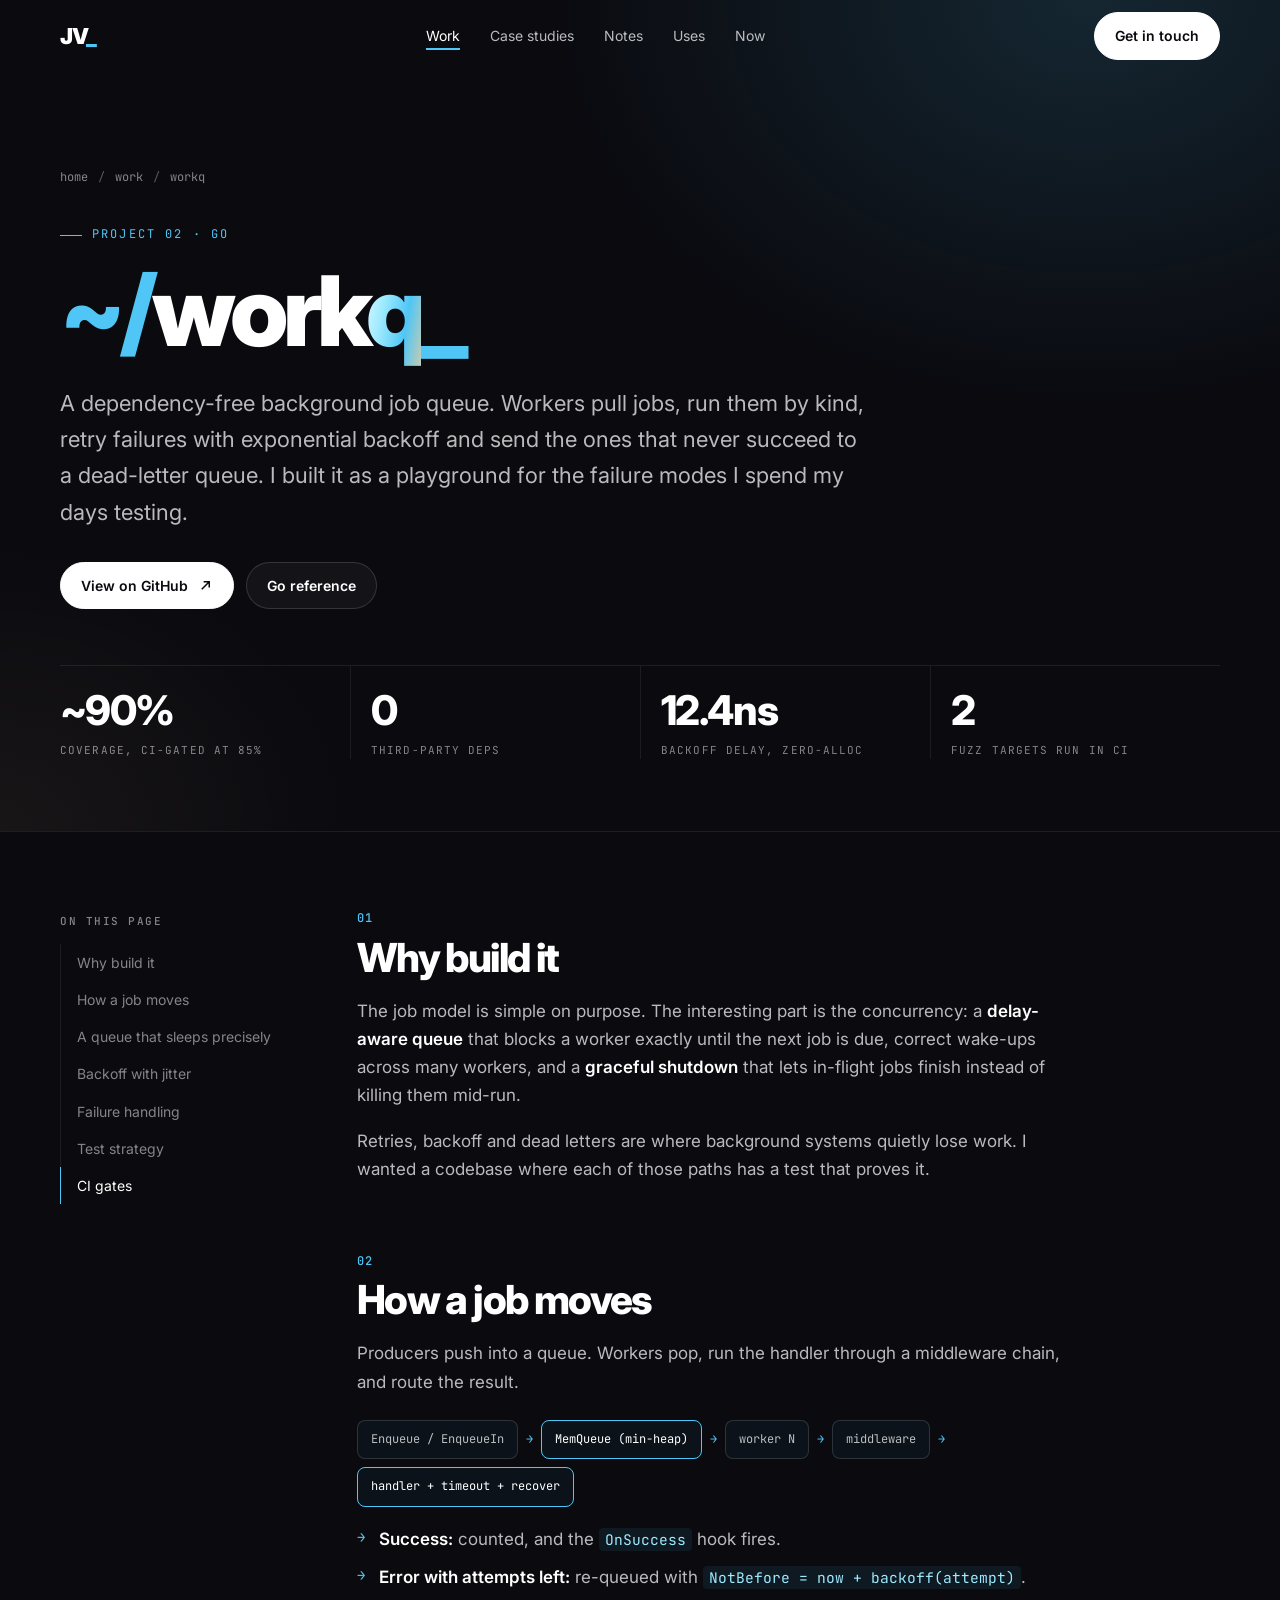
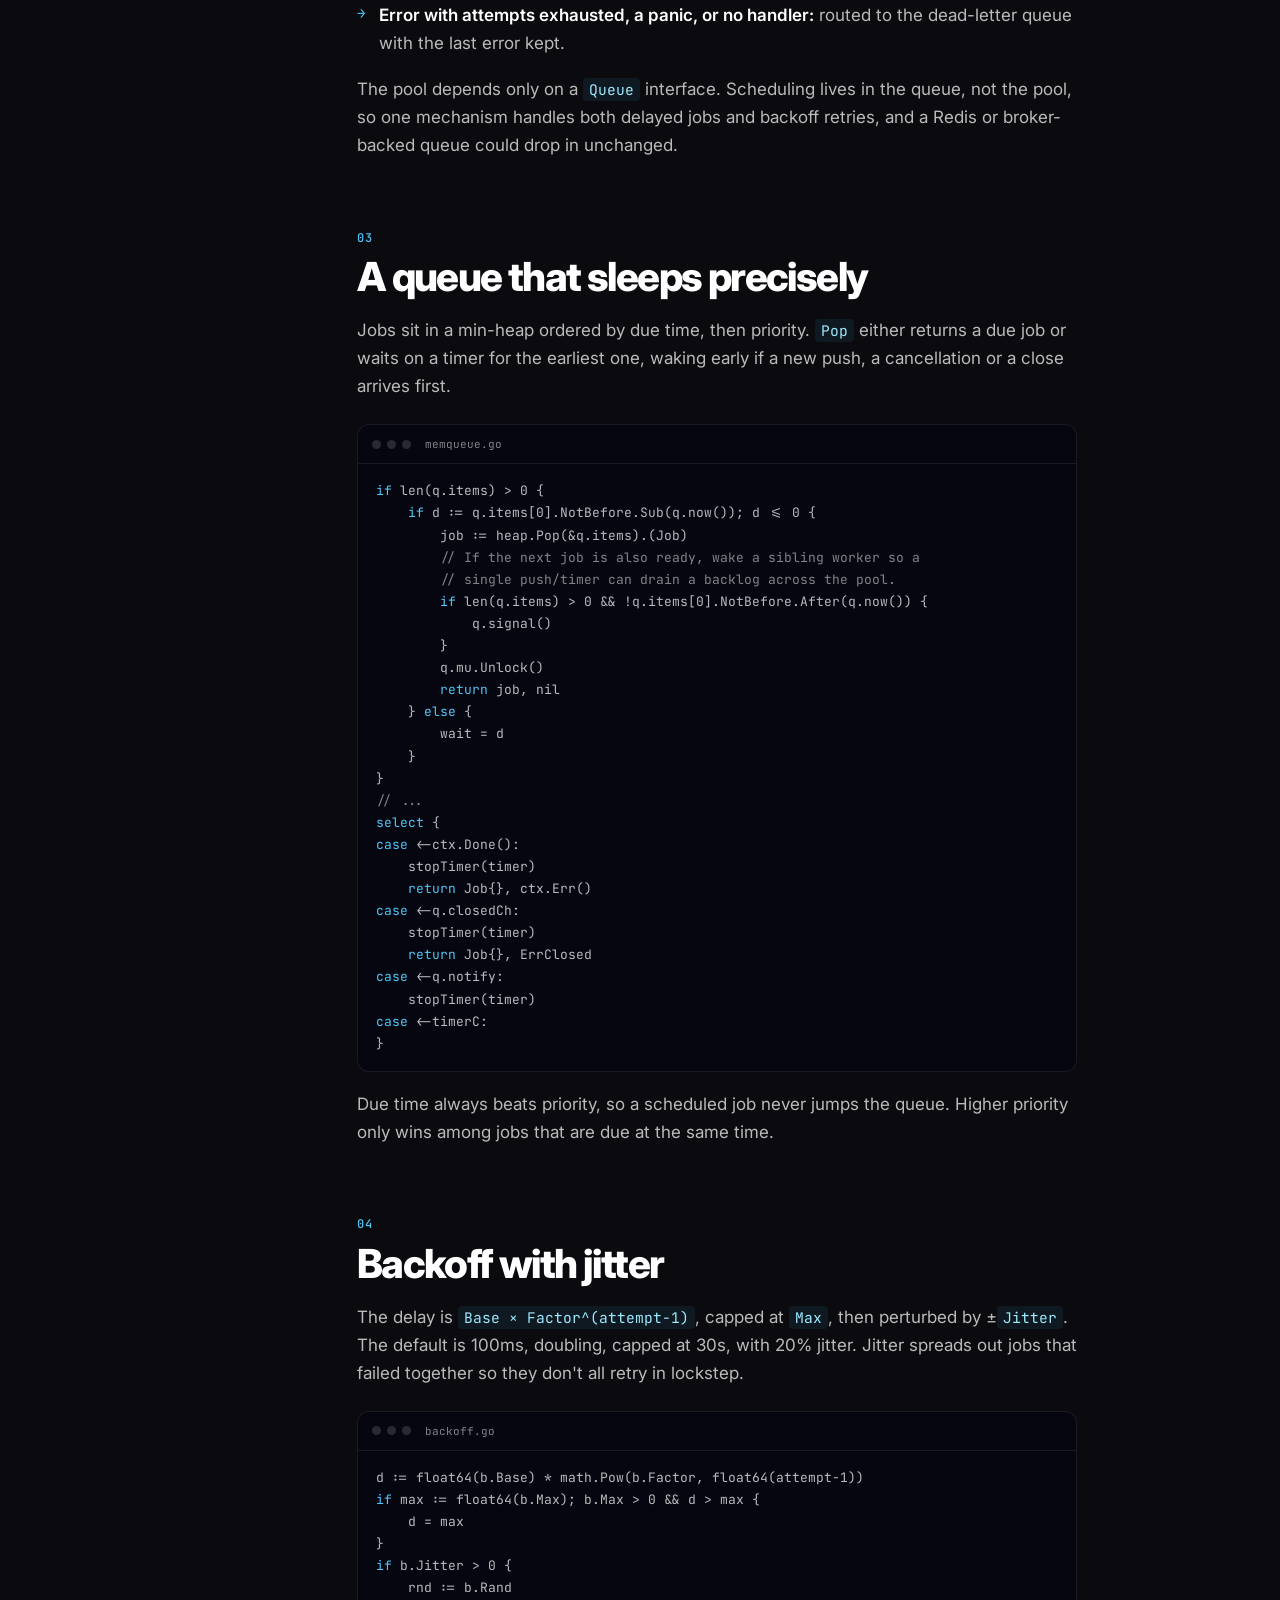
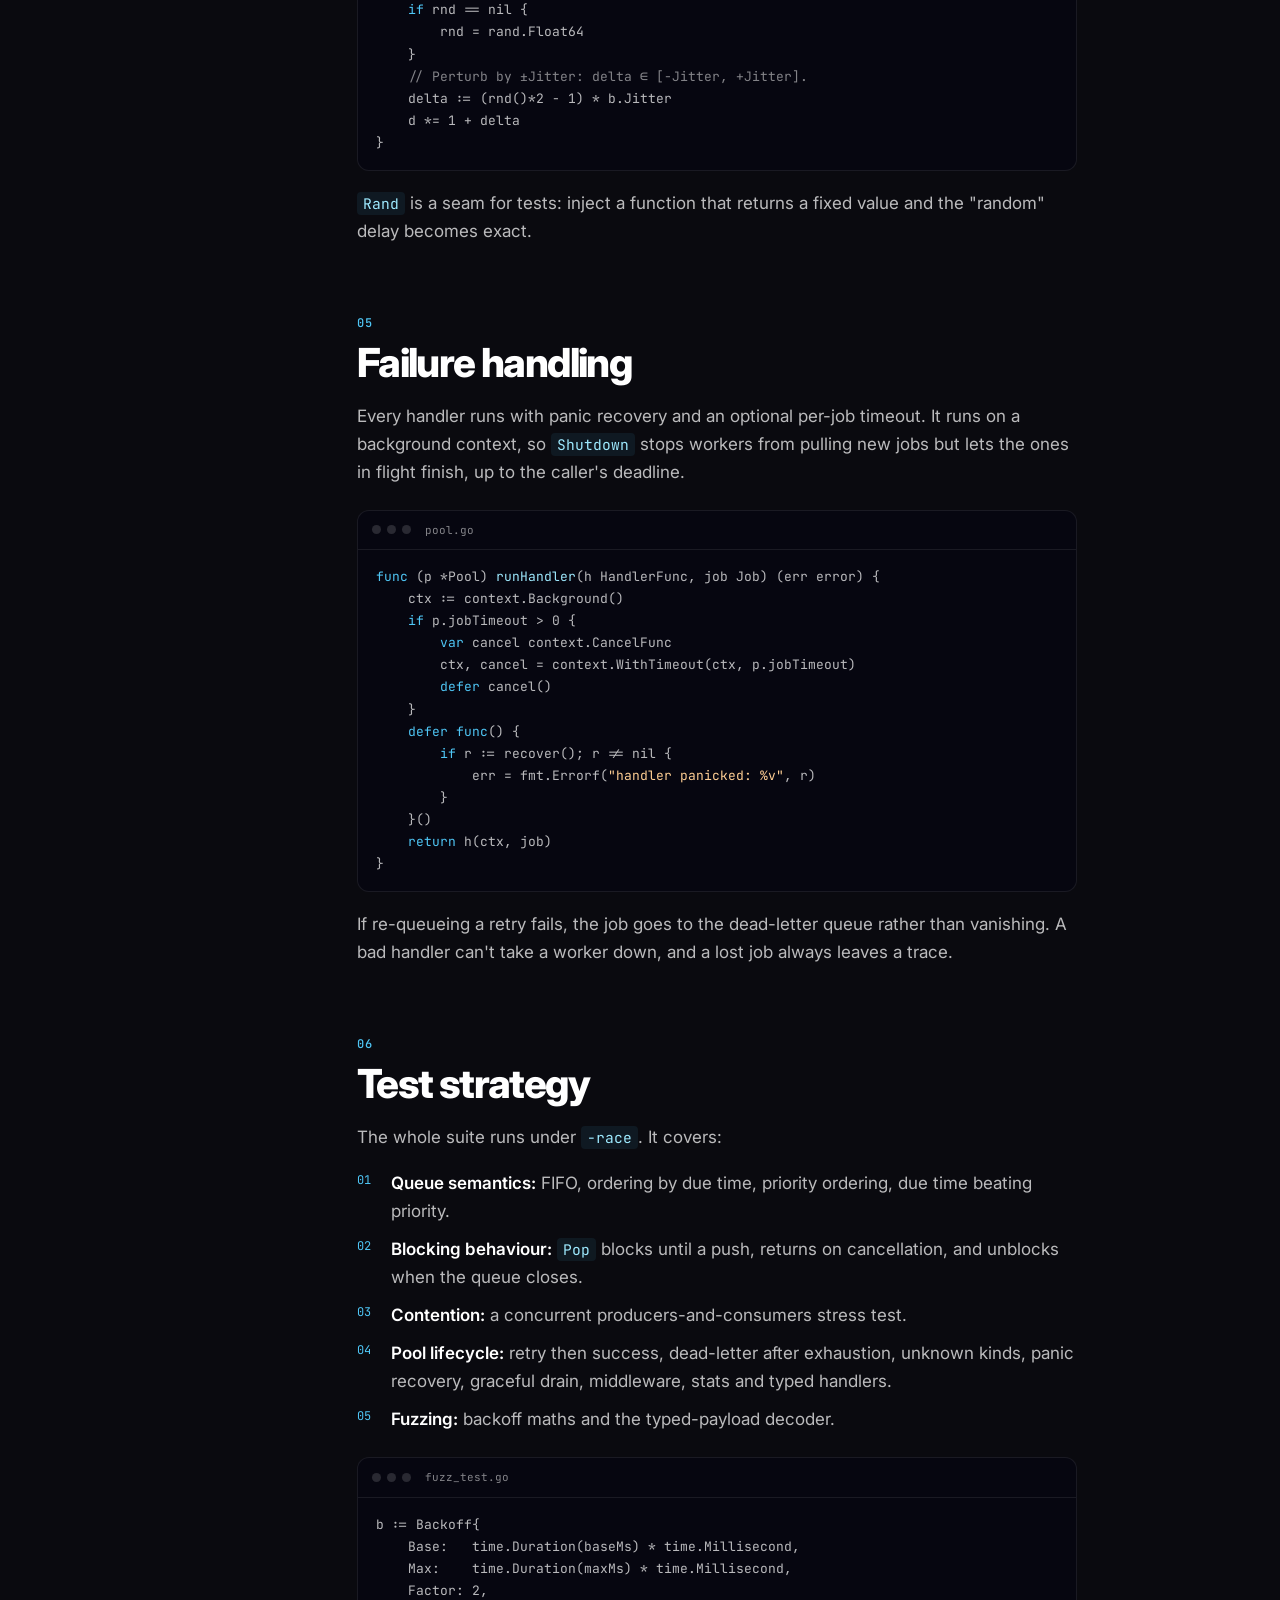
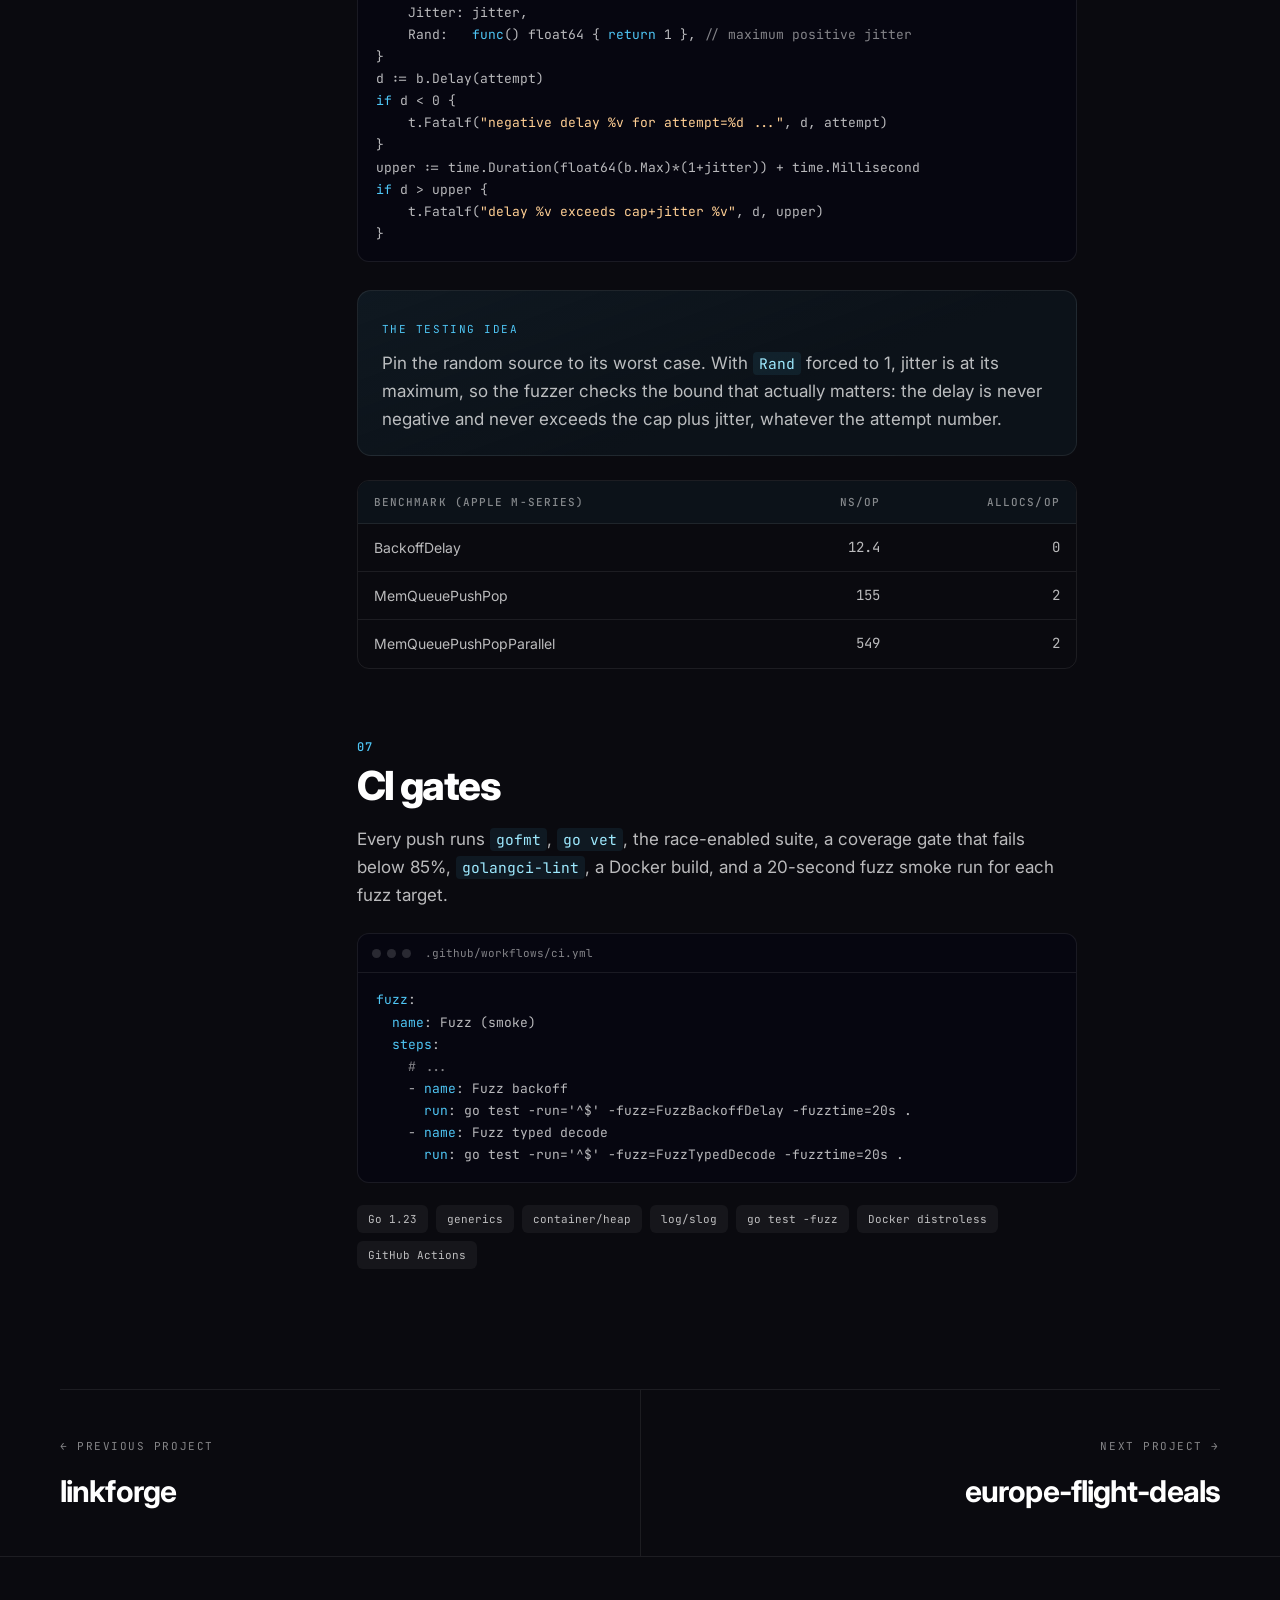
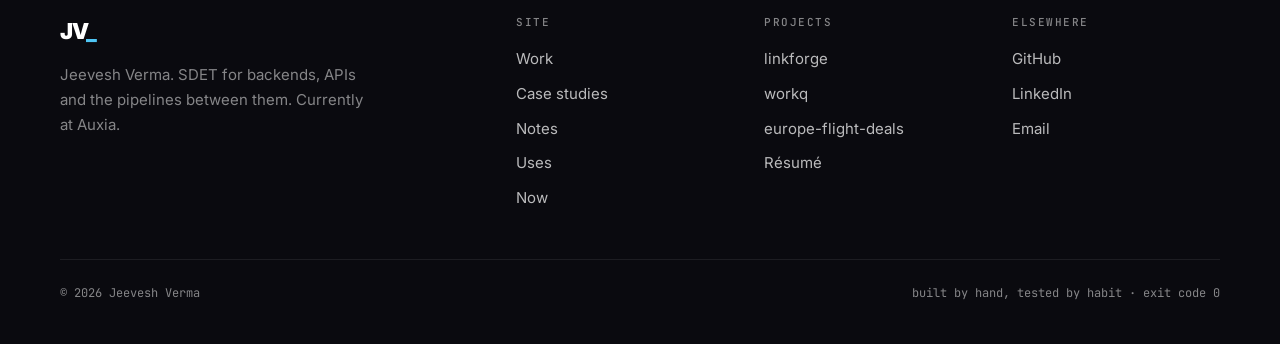
<file: work/workq/index.html>
<!DOCTYPE html>
<html lang="en">
<head>
<meta charset="UTF-8">
<meta name="viewport" content="width=device-width, initial-scale=1.0">
<title>workq — Jeevesh Verma</title>
<meta name="description" content="workq: a dependency-free background job queue for Go with worker pools, exponential backoff with jitter, delayed jobs, priorities, dead-lettering and graceful shutdown. ~90% coverage.">
<meta name="theme-color" content="#0a0a0f">
<meta property="og:title" content="workq — Jeevesh Verma">
<meta property="og:description" content="A dependency-free background job queue in Go, built to test retries and failure modes.">
<meta property="og:type" content="article">
<meta property="og:url" content="https://jeeveshverma.github.io/work/workq/">
<link rel="canonical" href="https://jeeveshverma.github.io/work/workq/">
<link rel="icon" href="data:image/svg+xml,%3Csvg xmlns='http://www.w3.org/2000/svg' viewBox='0 0 100 100'%3E%3Crect width='100' height='100' rx='22' fill='%230a0a0f'/%3E%3Ctext x='14' y='68' font-family='Arial' font-weight='900' font-size='50' fill='%23fff'%3EJV%3C/text%3E%3Crect x='72' y='62' width='16' height='7' fill='%234fc6f5'/%3E%3C/svg%3E">
<link rel="preconnect" href="https://fonts.googleapis.com">
<link rel="preconnect" href="https://fonts.gstatic.com" crossorigin>
<link href="https://fonts.googleapis.com/css2?family=Inter:wght@300..900&family=JetBrains+Mono:wght@400;500;600&display=swap" rel="stylesheet">
<link rel="stylesheet" href="/assets/site.css">
</head>
<body>

<!-- ===== shared header: copy verbatim, set aria-current on the active section ===== -->
<header class="nav" id="nav">
  <div class="wrap nav-inner">
    <a class="logo" href="/" aria-label="Jeevesh Verma, home">JV<span>_</span></a>
    <nav class="nav-links" id="nav-links" aria-label="Primary">
      <a href="/work/" aria-current="page">Work</a>
      <a href="/case-studies/">Case studies</a>
      <a href="/notes/">Notes</a>
      <a href="/uses/">Uses</a>
      <a href="/now/">Now</a>
    </nav>
    <div class="nav-right">
      <a class="pill solid" href="/#contact">Get in touch</a>
      <button class="menu-btn" id="menu-btn" aria-label="Open menu" aria-expanded="false" aria-controls="nav-links">
        <svg viewBox="0 0 24 24" fill="none" stroke="currentColor" stroke-width="1.8" stroke-linecap="round"><path d="M4 8h16M4 16h16"/></svg>
      </button>
    </div>
  </div>
</header>
<!-- ===== /shared header ===== -->

<main>
  <section class="page-hero">
    <div class="wrap">
      <nav class="crumbs" aria-label="Breadcrumb"><a href="/">home</a><span aria-hidden="true">/</span><a href="/work/">work</a><span aria-hidden="true">/</span><span>workq</span></nav>
      <span class="eyebrow">Project 02 · Go</span>
      <h1 style="margin-top:20px"><span class="us">~/</span>work<span class="grad">q</span><span class="us">_</span></h1>
      <p class="lede">A dependency-free background job queue. Workers pull jobs, run them by kind, retry failures with exponential backoff and send the ones that never succeed to a dead-letter queue. I built it as a playground for the failure modes I spend my days testing.</p>
      <div class="hero-actions">
        <a class="pill solid" href="https://github.com/jeeveshverma/workq">View on GitHub
          <svg viewBox="0 0 16 16" fill="none" stroke="currentColor" stroke-width="1.6"><path d="M4 12 12 4M6 4h6v6"/></svg></a>
        <a class="pill" href="https://pkg.go.dev/github.com/jeeveshverma/workq">Go reference</a>
      </div>
      <div class="metrics">
        <div class="metric"><b>~90%</b><span>Coverage, CI-gated at 85%</span></div>
        <div class="metric"><b>0</b><span>Third-party deps</span></div>
        <div class="metric"><b>12.4ns</b><span>Backoff delay, zero-alloc</span></div>
        <div class="metric"><b>2</b><span>Fuzz targets run in CI</span></div>
      </div>
    </div>
  </section>

  <div class="wrap article">
    <aside class="toc" aria-label="On this page">
      <h2>On this page</h2>
      <ol>
        <li><a href="#why">Why build it</a></li>
        <li><a href="#flow">How a job moves</a></li>
        <li><a href="#queue">A queue that sleeps precisely</a></li>
        <li><a href="#backoff">Backoff with jitter</a></li>
        <li><a href="#failure">Failure handling</a></li>
        <li><a href="#testing">Test strategy</a></li>
        <li><a href="#ci">CI gates</a></li>
      </ol>
    </aside>

    <article class="prose">
      <section id="why" class="reveal">
        <h2><span class="n">01</span>Why build it</h2>
        <p>The job model is simple on purpose. The interesting part is the concurrency: a <strong>delay-aware queue</strong> that blocks a worker exactly until the next job is due, correct wake-ups across many workers, and a <strong>graceful shutdown</strong> that lets in-flight jobs finish instead of killing them mid-run.</p>
        <p>Retries, backoff and dead letters are where background systems quietly lose work. I wanted a codebase where each of those paths has a test that proves it.</p>
      </section>

      <section id="flow" class="reveal">
        <h2><span class="n">02</span>How a job moves</h2>
        <p>Producers push into a queue. Workers pop, run the handler through a middleware chain, and route the result.</p>
        <div class="flow" aria-label="Job flow">
          <span>Enqueue / EnqueueIn</span><em>→</em><span class="hi">MemQueue (min-heap)</span><em>→</em><span>worker N</span><em>→</em><span>middleware</span><em>→</em><span class="hi">handler + timeout + recover</span>
        </div>
        <ul>
          <li><strong>Success:</strong> counted, and the <code>OnSuccess</code> hook fires.</li>
          <li><strong>Error with attempts left:</strong> re-queued with <code>NotBefore = now + backoff(attempt)</code>.</li>
          <li><strong>Error with attempts exhausted, a panic, or no handler:</strong> routed to the dead-letter queue with the last error kept.</li>
        </ul>
        <p>The pool depends only on a <code>Queue</code> interface. Scheduling lives in the queue, not the pool, so one mechanism handles both delayed jobs and backoff retries, and a Redis or broker-backed queue could drop in unchanged.</p>
      </section>

      <section id="queue" class="reveal">
        <h2><span class="n">03</span>A queue that sleeps precisely</h2>
        <p>Jobs sit in a min-heap ordered by due time, then priority. <code>Pop</code> either returns a due job or waits on a timer for the earliest one, waking early if a new push, a cancellation or a close arrives first.</p>
        <div class="code"><div class="bar"><i></i><i></i><i></i>memqueue.go</div>
<pre><code><span class="k">if</span> len(q.items) &gt; 0 {
    <span class="k">if</span> d := q.items[0].NotBefore.Sub(q.now()); d &lt;= 0 {
        job := heap.Pop(&amp;q.items).(Job)
        <span class="c">// If the next job is also ready, wake a sibling worker so a
        // single push/timer can drain a backlog across the pool.</span>
        <span class="k">if</span> len(q.items) &gt; 0 &amp;&amp; !q.items[0].NotBefore.After(q.now()) {
            q.signal()
        }
        q.mu.Unlock()
        <span class="k">return</span> job, nil
    } <span class="k">else</span> {
        wait = d
    }
}
<span class="c">// ...</span>
<span class="k">select</span> {
<span class="k">case</span> &lt;-ctx.Done():
    stopTimer(timer)
    <span class="k">return</span> Job{}, ctx.Err()
<span class="k">case</span> &lt;-q.closedCh:
    stopTimer(timer)
    <span class="k">return</span> Job{}, ErrClosed
<span class="k">case</span> &lt;-q.notify:
    stopTimer(timer)
<span class="k">case</span> &lt;-timerC:
}</code></pre></div>
        <p>Due time always beats priority, so a scheduled job never jumps the queue. Higher priority only wins among jobs that are due at the same time.</p>
      </section>

      <section id="backoff" class="reveal">
        <h2><span class="n">04</span>Backoff with jitter</h2>
        <p>The delay is <code>Base × Factor^(attempt-1)</code>, capped at <code>Max</code>, then perturbed by ±<code>Jitter</code>. The default is 100ms, doubling, capped at 30s, with 20% jitter. Jitter spreads out jobs that failed together so they don't all retry in lockstep.</p>
        <div class="code"><div class="bar"><i></i><i></i><i></i>backoff.go</div>
<pre><code>d := float64(b.Base) * math.Pow(b.Factor, float64(attempt-1))
<span class="k">if</span> max := float64(b.Max); b.Max &gt; 0 &amp;&amp; d &gt; max {
    d = max
}
<span class="k">if</span> b.Jitter &gt; 0 {
    rnd := b.Rand
    <span class="k">if</span> rnd == nil {
        rnd = rand.Float64
    }
    <span class="c">// Perturb by ±Jitter: delta ∈ [-Jitter, +Jitter].</span>
    delta := (rnd()*2 - 1) * b.Jitter
    d *= 1 + delta
}</code></pre></div>
        <p><code>Rand</code> is a seam for tests: inject a function that returns a fixed value and the "random" delay becomes exact.</p>
      </section>

      <section id="failure" class="reveal">
        <h2><span class="n">05</span>Failure handling</h2>
        <p>Every handler runs with panic recovery and an optional per-job timeout. It runs on a background context, so <code>Shutdown</code> stops workers from pulling new jobs but lets the ones in flight finish, up to the caller's deadline.</p>
        <div class="code"><div class="bar"><i></i><i></i><i></i>pool.go</div>
<pre><code><span class="k">func</span> (p *Pool) <span class="f">runHandler</span>(h HandlerFunc, job Job) (err error) {
    ctx := context.Background()
    <span class="k">if</span> p.jobTimeout &gt; 0 {
        <span class="k">var</span> cancel context.CancelFunc
        ctx, cancel = context.WithTimeout(ctx, p.jobTimeout)
        <span class="k">defer</span> cancel()
    }
    <span class="k">defer func</span>() {
        <span class="k">if</span> r := recover(); r != nil {
            err = fmt.Errorf(<span class="s">"handler panicked: %v"</span>, r)
        }
    }()
    <span class="k">return</span> h(ctx, job)
}</code></pre></div>
        <p>If re-queueing a retry fails, the job goes to the dead-letter queue rather than vanishing. A bad handler can't take a worker down, and a lost job always leaves a trace.</p>
      </section>

      <section id="testing" class="reveal">
        <h2><span class="n">06</span>Test strategy</h2>
        <p>The whole suite runs under <code>-race</code>. It covers:</p>
        <ol>
          <li><strong>Queue semantics:</strong> FIFO, ordering by due time, priority ordering, due time beating priority.</li>
          <li><strong>Blocking behaviour:</strong> <code>Pop</code> blocks until a push, returns on cancellation, and unblocks when the queue closes.</li>
          <li><strong>Contention:</strong> a concurrent producers-and-consumers stress test.</li>
          <li><strong>Pool lifecycle:</strong> retry then success, dead-letter after exhaustion, unknown kinds, panic recovery, graceful drain, middleware, stats and typed handlers.</li>
          <li><strong>Fuzzing:</strong> backoff maths and the typed-payload decoder.</li>
        </ol>
        <div class="code"><div class="bar"><i></i><i></i><i></i>fuzz_test.go</div>
<pre><code>b := Backoff{
    Base:   time.Duration(baseMs) * time.Millisecond,
    Max:    time.Duration(maxMs) * time.Millisecond,
    Factor: 2,
    Jitter: jitter,
    Rand:   <span class="k">func</span>() float64 { <span class="k">return</span> 1 }, <span class="c">// maximum positive jitter</span>
}
d := b.Delay(attempt)
<span class="k">if</span> d &lt; 0 {
    t.Fatalf(<span class="s">"negative delay %v for attempt=%d ..."</span>, d, attempt)
}
upper := time.Duration(float64(b.Max)*(1+jitter)) + time.Millisecond
<span class="k">if</span> d &gt; upper {
    t.Fatalf(<span class="s">"delay %v exceeds cap+jitter %v"</span>, d, upper)
}</code></pre></div>
        <div class="callout"><span class="label">The testing idea</span><p>Pin the random source to its worst case. With <code>Rand</code> forced to 1, jitter is at its maximum, so the fuzzer checks the bound that actually matters: the delay is never negative and never exceeds the cap plus jitter, whatever the attempt number.</p></div>
        <div class="table"><table>
          <thead><tr><th>Benchmark (Apple M-series)</th><th class="num">ns/op</th><th class="num">allocs/op</th></tr></thead>
          <tbody>
            <tr><td>BackoffDelay</td><td class="num">12.4</td><td class="num">0</td></tr>
            <tr><td>MemQueuePushPop</td><td class="num">155</td><td class="num">2</td></tr>
            <tr><td>MemQueuePushPopParallel</td><td class="num">549</td><td class="num">2</td></tr>
          </tbody>
        </table></div>
      </section>

      <section id="ci" class="reveal">
        <h2><span class="n">07</span>CI gates</h2>
        <p>Every push runs <code>gofmt</code>, <code>go vet</code>, the race-enabled suite, a coverage gate that fails below 85%, <code>golangci-lint</code>, a Docker build, and a 20-second fuzz smoke run for each fuzz target.</p>
        <div class="code"><div class="bar"><i></i><i></i><i></i>.github/workflows/ci.yml</div>
<pre><code><span class="k">fuzz</span>:
  <span class="k">name</span>: Fuzz (smoke)
  <span class="k">steps</span>:
    <span class="c"># ...</span>
    - <span class="k">name</span>: Fuzz backoff
      <span class="k">run</span>: go test -run='^$' -fuzz=FuzzBackoffDelay -fuzztime=20s .
    - <span class="k">name</span>: Fuzz typed decode
      <span class="k">run</span>: go test -run='^$' -fuzz=FuzzTypedDecode -fuzztime=20s .</code></pre></div>
        <div class="tags"><span>Go 1.23</span><span>generics</span><span>container/heap</span><span>log/slog</span><span>go test -fuzz</span><span>Docker distroless</span><span>GitHub Actions</span></div>
      </section>
    </article>
  </div>

  <div class="wrap">
    <nav class="pager" aria-label="More projects">
      <a href="/work/linkforge/"><span>← Previous project</span><b>linkforge</b></a>
      <a href="/work/europe-flight-deals/"><span>Next project →</span><b>europe-flight-deals</b></a>
    </nav>
  </div>
</main>

<!-- ===== shared footer: copy verbatim ===== -->
<footer>
  <div class="wrap">
    <div class="foot-grid">
      <div><a class="logo" href="/">JV<span>_</span></a><p class="blurb">Jeevesh Verma. SDET for backends, APIs and the pipelines between them. Currently at Auxia.</p></div>
      <div><h4>Site</h4><ul><li><a href="/work/">Work</a></li><li><a href="/case-studies/">Case studies</a></li><li><a href="/notes/">Notes</a></li><li><a href="/uses/">Uses</a></li><li><a href="/now/">Now</a></li></ul></div>
      <div><h4>Projects</h4><ul><li><a href="/work/linkforge/">linkforge</a></li><li><a href="/work/workq/">workq</a></li><li><a href="/work/europe-flight-deals/">europe-flight-deals</a></li><li><a href="/resume/">Résumé</a></li></ul></div>
      <div><h4>Elsewhere</h4><ul><li><a href="https://github.com/jeeveshverma">GitHub</a></li><li><a href="https://linkedin.com/in/jeeveshverma">LinkedIn</a></li><li><a href="mailto:jeeveshverma2@gmail.com">Email</a></li></ul></div>
    </div>
    <div class="legal"><span>© 2026 Jeevesh Verma</span><span>built by hand, tested by habit · exit code 0</span></div>
  </div>
</footer>
<!-- ===== /shared footer ===== -->

<script src="/assets/site.js"></script>
</body>
</html>
</file>
<file: assets/site.css>
/* Shared styles for every page except the homepage (which keeps its own inline styles). */
:root {
  --bg: #0a0a0f;
  --bg-deep: #060610;
  --surface: #0c1219;
  --line: rgba(255,255,255,0.08);
  --line-2: rgba(255,255,255,0.14);
  --text: #ffffff;
  --soft: rgba(255,255,255,0.72);
  --muted: rgba(255,255,255,0.5);
  --faint: rgba(255,255,255,0.32);
  --cyan: #4fc6f5;
  --cyan-hi: #9eeaff;
  --ice: #e8fbff;
  --amber: #ffcf94;
  --green: #34d399;
  --red: #ff8f8f;
  --sans: "Inter", system-ui, -apple-system, "Segoe UI", sans-serif;
  --mono: "JetBrains Mono", ui-monospace, "SF Mono", Menlo, monospace;
  --gutter: clamp(16px, 4vw, 40px);
  --max: 1240px;
  --read: 720px;
}
* { margin: 0; padding: 0; box-sizing: border-box; }
html { scroll-behavior: smooth; }
body { background: var(--bg); color: var(--text); font-family: var(--sans); font-size: 17px; line-height: 1.65; -webkit-font-smoothing: antialiased; overflow-x: hidden; }
::selection { background: var(--cyan); color: var(--bg); }
a { color: inherit; text-decoration: none; }
a:focus-visible, button:focus-visible { outline: 2px solid var(--cyan); outline-offset: 3px; border-radius: 4px; }
.wrap { max-width: var(--max); margin: 0 auto; padding: 0 var(--gutter); }
.eyebrow { font-family: var(--mono); font-size: 12px; letter-spacing: .18em; text-transform: uppercase; color: var(--cyan); display: inline-flex; align-items: center; gap: 10px; }
.eyebrow::before { content: ""; width: 22px; height: 1px; background: var(--cyan); }
.grad { background: linear-gradient(100deg, var(--ice) 0%, var(--cyan-hi) 35%, var(--cyan) 70%, var(--amber) 115%); -webkit-background-clip: text; background-clip: text; color: transparent; }
.us { color: var(--cyan); }

/* ---------- nav ---------- */
.nav { position: fixed; inset: 0 0 auto 0; z-index: 50; border-bottom: 1px solid transparent; transition: background .3s, border-color .3s; }
.nav.scrolled { background: rgba(10,10,15,0.72); backdrop-filter: blur(14px) saturate(140%); -webkit-backdrop-filter: blur(14px) saturate(140%); border-bottom-color: var(--line); }
.nav-inner { display: flex; align-items: center; justify-content: space-between; height: 72px; gap: 20px; }
.nav-right { display: flex; gap: 8px; align-items: center; }
.logo { font-weight: 900; font-size: 22px; letter-spacing: -0.04em; }
.logo span { color: var(--cyan); }
.nav-links { display: flex; gap: 30px; font-size: 14px; color: var(--soft); }
.nav-links a { transition: color .2s; }
.nav-links a:hover, .nav-links a[aria-current="page"] { color: var(--text); }
.nav-links a[aria-current="page"] { box-shadow: 0 2px 0 var(--cyan); }
.menu-btn { display: none; background: none; border: 0; color: var(--text); cursor: pointer; padding: 8px; }
.menu-btn svg { width: 24px; height: 24px; }
.pill { display: inline-flex; align-items: center; gap: 10px; font-size: 14px; font-weight: 600; padding: 11px 20px; border-radius: 999px; border: 1px solid var(--line-2); background: rgba(255,255,255,0.04); color: var(--text); transition: background .2s, border-color .2s, transform .2s; cursor: pointer; font-family: var(--sans); }
.pill:hover { border-color: var(--cyan); background: rgba(79,198,245,0.08); transform: translateY(-1px); }
.pill.solid { background: var(--text); color: var(--bg); border-color: var(--text); }
.pill.solid:hover { background: var(--cyan-hi); border-color: var(--cyan-hi); }
.pill svg { width: 15px; height: 15px; }

/* ---------- page hero ---------- */
.page-hero { position: relative; padding: 168px 0 72px; overflow: hidden; isolation: isolate; border-bottom: 1px solid var(--line); }
.page-hero::after { content: ""; position: absolute; inset: 0; z-index: -1; pointer-events: none;
  background: radial-gradient(ellipse 60% 70% at 85% 0%, rgba(79,198,245,0.15), transparent 70%),
              radial-gradient(ellipse 40% 50% at 0% 100%, rgba(255,207,148,0.06), transparent 70%); }
.crumbs { font-family: var(--mono); font-size: 12px; color: var(--muted); display: flex; gap: 10px; flex-wrap: wrap; margin-bottom: 28px; }
.crumbs a:hover { color: var(--cyan-hi); }
.crumbs span[aria-hidden] { color: var(--faint); }
.page-hero h1 { font-weight: 850; font-size: clamp(42px, 7.6vw, 112px); line-height: .94; letter-spacing: -0.055em; overflow-wrap: anywhere; }
.page-hero .lede { margin-top: 28px; font-size: clamp(18px, 1.8vw, 22px); color: var(--soft); max-width: 58ch; }
.hero-actions { display: flex; gap: 12px; flex-wrap: wrap; margin-top: 32px; }
.metrics { display: grid; grid-template-columns: repeat(4, 1fr); margin-top: 56px; border-top: 1px solid var(--line); }
.metric { padding: 24px 20px 0 0; }
.metric + .metric { padding-left: 20px; border-left: 1px solid var(--line); }
.metric b { display: block; font-size: clamp(26px, 3.2vw, 42px); font-weight: 800; letter-spacing: -0.04em; line-height: 1; }
.metric span { display: block; margin-top: 10px; font-family: var(--mono); font-size: 11px; letter-spacing: .1em; text-transform: uppercase; color: var(--muted); }

/* ---------- article layout ---------- */
.article { display: grid; grid-template-columns: 220px minmax(0, 1fr); gap: clamp(32px, 6vw, 96px); padding-top: 80px; padding-bottom: 120px; }
.toc { position: sticky; top: 104px; align-self: start; font-size: 14px; }
.toc h2 { font-family: var(--mono); font-size: 11px; letter-spacing: .14em; text-transform: uppercase; color: var(--muted); font-weight: 500; margin-bottom: 14px; }
.toc ol { list-style: none; display: flex; flex-direction: column; border-left: 1px solid var(--line); }
.toc a { display: block; padding: 7px 0 7px 16px; color: var(--muted); margin-left: -1px; border-left: 1px solid transparent; transition: color .2s, border-color .2s; }
.toc a:hover { color: var(--text); }
.toc a.active { color: var(--text); border-left-color: var(--cyan); }
.prose { max-width: var(--read); }
.prose > section + section { margin-top: 72px; }
.prose h2 { font-size: clamp(28px, 3.2vw, 40px); font-weight: 800; letter-spacing: -0.04em; line-height: 1.05; scroll-margin-top: 100px; }
.prose h2 .n { display: block; font-family: var(--mono); font-size: 12px; font-weight: 500; letter-spacing: .14em; color: var(--cyan); margin-bottom: 12px; }
.prose h3 { font-size: 21px; font-weight: 700; letter-spacing: -0.02em; margin-top: 36px; }
.prose p, .prose ul, .prose ol { color: var(--soft); margin-top: 18px; }
.prose ul, .prose ol { padding-left: 0; list-style: none; display: flex; flex-direction: column; gap: 10px; }
.prose ul li { padding-left: 22px; position: relative; }
.prose ul li::before { content: "→"; position: absolute; left: 0; top: 1px; color: var(--cyan); font-family: var(--mono); font-size: 14px; }
.prose ol { counter-reset: n; }
.prose ol li { padding-left: 34px; position: relative; counter-increment: n; }
.prose ol li::before { content: counter(n, decimal-leading-zero); position: absolute; left: 0; top: 2px; font-family: var(--mono); font-size: 12px; color: var(--cyan); }
.prose strong { color: var(--text); font-weight: 600; }
.prose a { color: var(--cyan-hi); text-decoration: underline; text-decoration-color: rgba(158,234,255,.35); text-underline-offset: 3px; }
.prose a:hover { text-decoration-color: var(--cyan-hi); }
.prose code { font-family: var(--mono); font-size: .86em; color: var(--cyan-hi); background: rgba(79,198,245,0.08); padding: 2px 6px; border-radius: 4px; }
.prose blockquote { margin-top: 28px; padding: 4px 0 4px 22px; border-left: 2px solid var(--cyan); font-size: 21px; color: var(--text); letter-spacing: -0.01em; }

/* code block with a terminal bar */
.code { margin-top: 24px; border: 1px solid var(--line); border-radius: 12px; background: var(--bg-deep); overflow: hidden; }
.code .bar { display: flex; align-items: center; gap: 6px; padding: 10px 14px; border-bottom: 1px solid var(--line); font-family: var(--mono); font-size: 11px; color: var(--muted); }
.code .bar i { width: 9px; height: 9px; border-radius: 50%; background: rgba(255,255,255,0.14); }
.code .bar i:last-of-type { margin-right: 8px; }
.code pre { padding: 16px 18px; overflow-x: auto; font-family: var(--mono); font-size: 13px; line-height: 1.7; color: var(--soft); }
.code pre code { background: none; padding: 0; color: inherit; font-size: inherit; }
.code .k { color: var(--cyan); } .code .s { color: var(--amber); } .code .c { color: var(--muted); } .code .ok { color: var(--green); } .code .f { color: var(--cyan-hi); }

/* tables */
.table { margin-top: 24px; overflow-x: auto; border: 1px solid var(--line); border-radius: 12px; }
.table table { width: 100%; border-collapse: collapse; font-size: 14px; }
.table th { font-family: var(--mono); font-size: 11px; letter-spacing: .1em; text-transform: uppercase; color: var(--muted); font-weight: 500; text-align: left; padding: 12px 16px; border-bottom: 1px solid var(--line); background: var(--surface); }
.table td { padding: 12px 16px; border-bottom: 1px solid var(--line); color: var(--soft); vertical-align: top; }
.table tr:last-child td { border-bottom: 0; }
.table td.num, .table th.num { text-align: right; font-family: var(--mono); font-variant-numeric: tabular-nums; }

/* callout */
.callout { margin-top: 28px; padding: 22px 24px; border: 1px solid var(--line); border-radius: 14px; background: linear-gradient(160deg, rgba(79,198,245,0.08), var(--surface) 60%); }
.callout .label { font-family: var(--mono); font-size: 11px; letter-spacing: .14em; text-transform: uppercase; color: var(--cyan); }
.callout p { margin-top: 8px; color: var(--soft); }

/* simple flow diagram made of boxes */
.flow { margin-top: 24px; display: flex; flex-wrap: wrap; align-items: center; gap: 8px; font-family: var(--mono); font-size: 12px; }
.flow span { padding: 9px 13px; border: 1px solid var(--line-2); border-radius: 8px; background: var(--surface); color: var(--soft); }
.flow span.hi { border-color: var(--cyan); color: var(--text); }
.flow em { font-style: normal; color: var(--cyan); }

/* chips */
.tags { display: flex; gap: 8px; flex-wrap: wrap; margin-top: 22px; }
.tags span { font-family: var(--mono); font-size: 11px; padding: 5px 11px; border-radius: 6px; background: rgba(255,255,255,0.05); color: var(--soft); }

/* ---------- card grid (index pages) ---------- */
.cards { display: grid; grid-template-columns: repeat(2, 1fr); gap: 16px; padding-top: 72px; padding-bottom: 120px; }
.card { position: relative; display: flex; flex-direction: column; min-height: 300px; padding: 32px; border: 1px solid var(--line); border-radius: 20px; background: var(--surface); overflow: hidden; transition: border-color .3s, transform .3s; }
.card::before { content: ""; position: absolute; inset: 0; background: radial-gradient(ellipse 80% 60% at 100% 0%, rgba(79,198,245,0.1), transparent 70%); opacity: 0; transition: opacity .3s; pointer-events: none; }
.card:hover { border-color: var(--line-2); transform: translateY(-3px); }
.card:hover::before { opacity: 1; }
.card .top { display: flex; justify-content: space-between; font-family: var(--mono); font-size: 12px; color: var(--muted); }
.card h2 { font-size: clamp(26px, 2.8vw, 36px); font-weight: 800; letter-spacing: -0.04em; line-height: 1.05; margin-top: 40px; }
.card p { color: var(--soft); margin-top: 14px; }
.card .go { margin-top: auto; padding-top: 28px; font-family: var(--mono); font-size: 13px; color: var(--cyan-hi); display: inline-flex; gap: 8px; align-items: center; }
.card .go::after { content: "→"; transition: transform .2s; }
.card:hover .go::after { transform: translateX(4px); }

/* ---------- next / prev ---------- */
.pager { display: grid; grid-template-columns: 1fr 1fr; border-top: 1px solid var(--line); }
.pager a { padding: 40px 0; display: block; }
.pager a + a { text-align: right; border-left: 1px solid var(--line); padding-left: 24px; }
.pager span { font-family: var(--mono); font-size: 11px; letter-spacing: .14em; text-transform: uppercase; color: var(--muted); }
.pager b { display: block; margin-top: 8px; font-size: clamp(20px, 2.4vw, 30px); letter-spacing: -0.03em; transition: color .2s; }
.pager a:hover b { color: var(--cyan-hi); }

/* ---------- footer ---------- */
footer { border-top: 1px solid var(--line); padding: 56px 0 40px; overflow: hidden; }
.foot-grid { display: grid; grid-template-columns: 2fr 1fr 1fr 1fr; gap: 40px; }
.foot-grid h4 { font-family: var(--mono); font-size: 11px; letter-spacing: .14em; text-transform: uppercase; color: var(--muted); font-weight: 500; margin-bottom: 16px; }
.foot-grid ul { list-style: none; display: flex; flex-direction: column; gap: 10px; font-size: 15px; color: var(--soft); }
.foot-grid a:hover { color: var(--cyan-hi); }
.foot-grid .blurb { color: var(--muted); font-size: 15px; margin-top: 14px; max-width: 34ch; }
.legal { display: flex; justify-content: space-between; gap: 16px; flex-wrap: wrap; margin-top: 48px; padding-top: 24px; border-top: 1px solid var(--line); font-family: var(--mono); font-size: 12px; color: var(--muted); }

/* ---------- reveal ---------- */
.reveal { opacity: 0; transform: translateY(24px); transition: opacity .9s cubic-bezier(.2,.8,.2,1), transform .9s cubic-bezier(.2,.8,.2,1); }
.reveal.in { opacity: 1; transform: none; }
.no-js .reveal { opacity: 1; transform: none; }

@media (max-width: 980px) {
  .nav-links { display: none; }
  .nav-links.open { display: flex; flex-direction: column; position: absolute; top: 72px; left: 0; right: 0; gap: 0; background: rgba(10,10,15,0.97); border-bottom: 1px solid var(--line); padding: 8px var(--gutter) 20px; }
  .nav-links.open a { padding: 14px 0; border-bottom: 1px solid var(--line); font-size: 17px; box-shadow: none; }
  .menu-btn { display: inline-flex; }
  .article { grid-template-columns: minmax(0, 1fr); padding-top: 48px; }
  .toc { display: none; }
  .cards { grid-template-columns: 1fr; }
  .foot-grid { grid-template-columns: 1fr 1fr 1fr; }
  .foot-grid > :first-child { grid-column: 1 / -1; }
}
@media (max-width: 600px) {
  body { font-size: 16px; }
  .nav .pill.solid { padding: 9px 14px; font-size: 13px; }
  .page-hero { padding: 132px 0 52px; }
  .metrics { grid-template-columns: 1fr 1fr; }
  .metric:nth-child(3) { padding-left: 0; border-left: 0; }
  .metric:nth-child(n+3) { margin-top: 20px; }
  .card { padding: 24px; min-height: 0; }
  .pager { grid-template-columns: 1fr; }
  .pager a + a { text-align: left; border-left: 0; border-top: 1px solid var(--line); padding-left: 0; }
  .foot-grid { grid-template-columns: 1fr 1fr; }
}
@media (prefers-reduced-motion: reduce) {
  html { scroll-behavior: auto; }
  *, *::before, *::after { animation: none !important; transition: none !important; }
  .reveal { opacity: 1; transform: none; }
}
</file>
